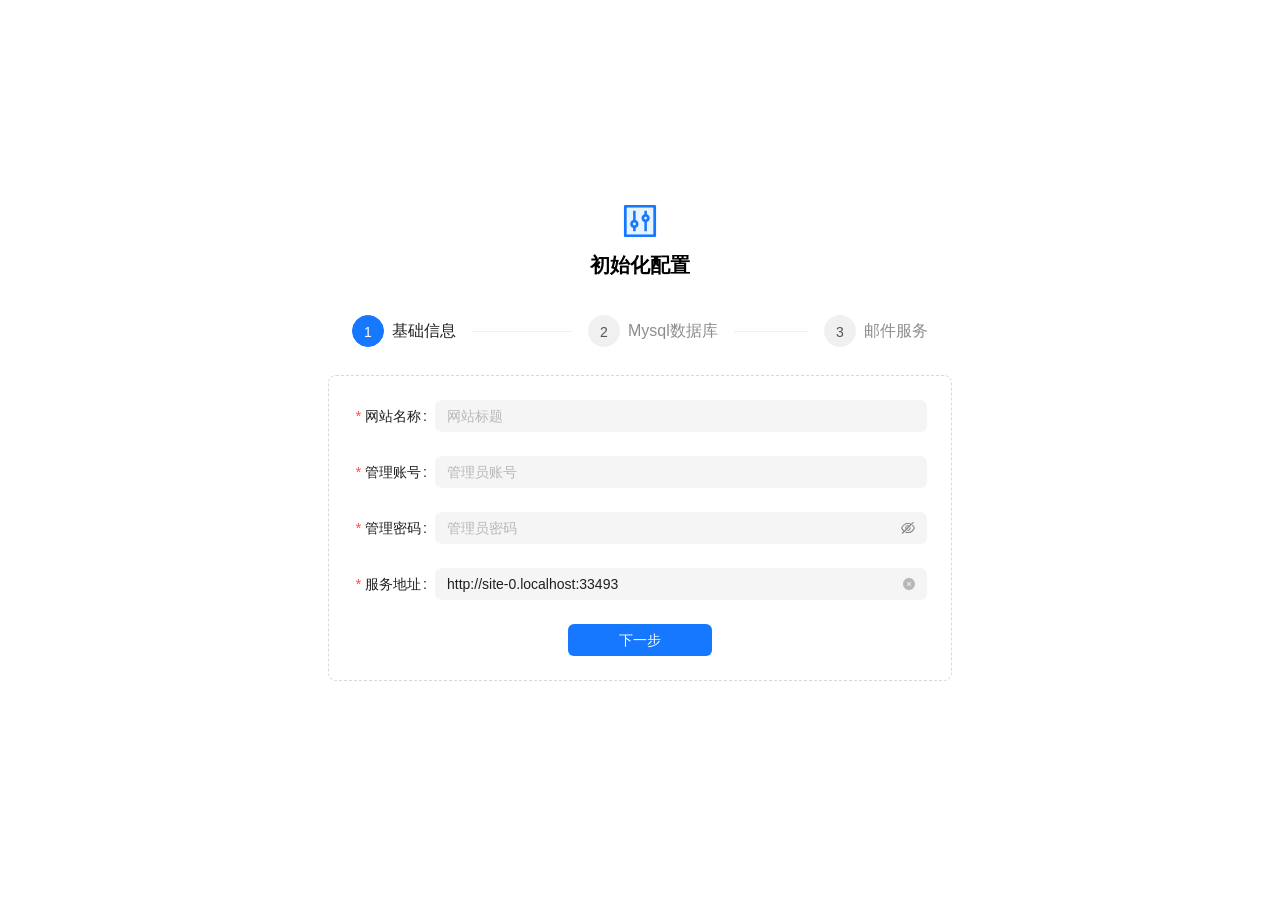
<file: install/index.html>
<!DOCTYPE html><html lang="en"><head><meta charSet="utf-8"/><meta name="viewport" content="width=device-width, initial-scale=1"/><link rel="stylesheet" href="/install/_next/static/css/2ef532d0f8a8d66a.css" data-precedence="next"/><link rel="preload" as="script" fetchPriority="low" href="/install/_next/static/chunks/webpack-e69b007c5b6d2a69.js"/><script src="/install/_next/static/chunks/2e854cbc-554786c2552dc0b8.js" async=""></script><script src="/install/_next/static/chunks/51-c253d7326cb29d43.js" async=""></script><script src="/install/_next/static/chunks/main-app-8cd093f390aed9ea.js" async=""></script><script src="/install/_next/static/chunks/835-f7569fdb7f56ae4c.js" async=""></script><script src="/install/_next/static/chunks/app/layout-bedfe6d52f84b174.js" async=""></script><script src="/install/_next/static/chunks/614-a1791d2134c13806.js" async=""></script><script src="/install/_next/static/chunks/app/page-0ab288f0b96d6a4a.js" async=""></script><title>初始化配置</title><meta name="description" content="新标签页的初始化配置，配置数据库连接信息以及邮件服务等基础内容"/><link rel="icon" href="/favicon.ico" type="image/x-icon" sizes="32x32"/><link rel="icon" href="/install/favicon.ico"/><script>document.querySelectorAll('body link[rel="icon"], body link[rel="apple-touch-icon"]').forEach(el => document.head.appendChild(el))</script><script src="/install/_next/static/chunks/polyfills-42372ed130431b0a.js" noModule=""></script><style id="antd-cssinjs" data-rc-order="prepend" data-rc-priority="-1000">:where(.css-ut69n1)[class^="ant-form"],:where(.css-ut69n1)[class*=" ant-form"]{font-family:-apple-system,BlinkMacSystemFont,'Segoe UI',Roboto,'Helvetica Neue',Arial,'Noto Sans',sans-serif,'Apple Color Emoji','Segoe UI Emoji','Segoe UI Symbol','Noto Color Emoji';font-size:14px;box-sizing:border-box;}:where(.css-ut69n1)[class^="ant-form"]::before,:where(.css-ut69n1)[class*=" ant-form"]::before,:where(.css-ut69n1)[class^="ant-form"]::after,:where(.css-ut69n1)[class*=" ant-form"]::after{box-sizing:border-box;}:where(.css-ut69n1)[class^="ant-form"] [class^="ant-form"],:where(.css-ut69n1)[class*=" ant-form"] [class^="ant-form"],:where(.css-ut69n1)[class^="ant-form"] [class*=" ant-form"],:where(.css-ut69n1)[class*=" ant-form"] [class*=" ant-form"]{box-sizing:border-box;}:where(.css-ut69n1)[class^="ant-form"] [class^="ant-form"]::before,:where(.css-ut69n1)[class*=" ant-form"] [class^="ant-form"]::before,:where(.css-ut69n1)[class^="ant-form"] [class*=" ant-form"]::before,:where(.css-ut69n1)[class*=" ant-form"] [class*=" ant-form"]::before,:where(.css-ut69n1)[class^="ant-form"] [class^="ant-form"]::after,:where(.css-ut69n1)[class*=" ant-form"] [class^="ant-form"]::after,:where(.css-ut69n1)[class^="ant-form"] [class*=" ant-form"]::after,:where(.css-ut69n1)[class*=" ant-form"] [class*=" ant-form"]::after{box-sizing:border-box;}:where(.css-ut69n1).ant-form{box-sizing:border-box;margin:0;padding:0;color:rgba(0,0,0,0.88);font-size:14px;line-height:1.5714285714285714;list-style:none;font-family:-apple-system,BlinkMacSystemFont,'Segoe UI',Roboto,'Helvetica Neue',Arial,'Noto Sans',sans-serif,'Apple Color Emoji','Segoe UI Emoji','Segoe UI Symbol','Noto Color Emoji';}:where(.css-ut69n1).ant-form legend{display:block;width:100%;margin-bottom:24px;padding:0;color:rgba(0,0,0,0.45);font-size:16px;line-height:inherit;border:0;border-bottom:1px solid #d9d9d9;}:where(.css-ut69n1).ant-form input[type="search"]{box-sizing:border-box;}:where(.css-ut69n1).ant-form input[type="radio"],:where(.css-ut69n1).ant-form input[type="checkbox"]{line-height:normal;}:where(.css-ut69n1).ant-form input[type="file"]{display:block;}:where(.css-ut69n1).ant-form input[type="range"]{display:block;width:100%;}:where(.css-ut69n1).ant-form select[multiple],:where(.css-ut69n1).ant-form select[size]{height:auto;}:where(.css-ut69n1).ant-form input[type='file']:focus,:where(.css-ut69n1).ant-form input[type='radio']:focus,:where(.css-ut69n1).ant-form input[type='checkbox']:focus{outline:0;box-shadow:0 0 0 2px rgba(5,145,255,0.1);}:where(.css-ut69n1).ant-form output{display:block;padding-top:15px;color:rgba(0,0,0,0.88);font-size:14px;line-height:1.5714285714285714;}:where(.css-ut69n1).ant-form .ant-form-text{display:inline-block;padding-inline-end:12px;}:where(.css-ut69n1).ant-form-small .ant-form-item .ant-form-item-label>label{height:24px;}:where(.css-ut69n1).ant-form-small .ant-form-item .ant-form-item-control-input{min-height:24px;}:where(.css-ut69n1).ant-form-large .ant-form-item .ant-form-item-label>label{height:40px;}:where(.css-ut69n1).ant-form-large .ant-form-item .ant-form-item-control-input{min-height:40px;}:where(.css-ut69n1).ant-form-item{box-sizing:border-box;margin:0;padding:0;color:rgba(0,0,0,0.88);font-size:14px;line-height:1.5714285714285714;list-style:none;font-family:-apple-system,BlinkMacSystemFont,'Segoe UI',Roboto,'Helvetica Neue',Arial,'Noto Sans',sans-serif,'Apple Color Emoji','Segoe UI Emoji','Segoe UI Symbol','Noto Color Emoji';margin-bottom:24px;vertical-align:top;}:where(.css-ut69n1).ant-form-item-with-help{transition:none;}:where(.css-ut69n1).ant-form-item-hidden,:where(.css-ut69n1).ant-form-item-hidden.ant-row{display:none;}:where(.css-ut69n1).ant-form-item-has-warning .ant-form-item-split{color:#ff4d4f;}:where(.css-ut69n1).ant-form-item-has-error .ant-form-item-split{color:#faad14;}:where(.css-ut69n1).ant-form-item .ant-form-item-label{flex-grow:0;overflow:hidden;white-space:nowrap;text-align:end;vertical-align:middle;}:where(.css-ut69n1).ant-form-item .ant-form-item-label-left{text-align:start;}:where(.css-ut69n1).ant-form-item .ant-form-item-label-wrap{overflow:unset;line-height:1.5714285714285714;white-space:unset;}:where(.css-ut69n1).ant-form-item .ant-form-item-label-wrap >label{vertical-align:middle;text-wrap:balance;}:where(.css-ut69n1).ant-form-item .ant-form-item-label >label{position:relative;display:inline-flex;align-items:center;max-width:100%;height:32px;color:rgba(0,0,0,0.88);font-size:14px;}:where(.css-ut69n1).ant-form-item .ant-form-item-label >label >.anticon{font-size:14px;vertical-align:top;}:where(.css-ut69n1).ant-form-item .ant-form-item-label >label.ant-form-item-required::before{display:inline-block;margin-inline-end:4px;color:#ff4d4f;font-size:14px;font-family:SimSun,sans-serif;line-height:1;content:"*";}:where(.css-ut69n1).ant-form-item .ant-form-item-label >label.ant-form-item-required.ant-form-item-required-mark-hidden::before,:where(.css-ut69n1).ant-form-item .ant-form-item-label >label.ant-form-item-required.ant-form-item-required-mark-optional::before{display:none;}:where(.css-ut69n1).ant-form-item .ant-form-item-label >label .ant-form-item-optional{display:inline-block;margin-inline-start:4px;color:rgba(0,0,0,0.45);}:where(.css-ut69n1).ant-form-item .ant-form-item-label >label .ant-form-item-optional.ant-form-item-required-mark-hidden{display:none;}:where(.css-ut69n1).ant-form-item .ant-form-item-label >label .ant-form-item-tooltip{color:rgba(0,0,0,0.45);cursor:help;writing-mode:horizontal-tb;margin-inline-start:4px;}:where(.css-ut69n1).ant-form-item .ant-form-item-label >label::after{content:":";position:relative;margin-block:0;margin-inline-start:2px;margin-inline-end:8px;}:where(.css-ut69n1).ant-form-item .ant-form-item-label >label.ant-form-item-no-colon::after{content:"\a0";}:where(.css-ut69n1).ant-form-item .ant-form-item-control{--ant-display:flex;flex-direction:column;flex-grow:1;}:where(.css-ut69n1).ant-form-item .ant-form-item-control:first-child:not([class^="'ant-col-'"]):not([class*="' ant-col-'"]){width:100%;}:where(.css-ut69n1).ant-form-item .ant-form-item-control-input{position:relative;display:flex;align-items:center;min-height:32px;}:where(.css-ut69n1).ant-form-item .ant-form-item-control-input-content{flex:auto;max-width:100%;}:where(.css-ut69n1).ant-form-item .ant-form-item-additional{display:flex;flex-direction:column;}:where(.css-ut69n1).ant-form-item .ant-form-item-explain,:where(.css-ut69n1).ant-form-item .ant-form-item-extra{clear:both;color:rgba(0,0,0,0.45);font-size:14px;line-height:1.5714285714285714;}:where(.css-ut69n1).ant-form-item .ant-form-item-explain-connected{width:100%;}:where(.css-ut69n1).ant-form-item .ant-form-item-extra{min-height:24px;transition:color 0.2s cubic-bezier(0.215, 0.61, 0.355, 1);}:where(.css-ut69n1).ant-form-item .ant-form-item-explain-error{color:#ff4d4f;}:where(.css-ut69n1).ant-form-item .ant-form-item-explain-warning{color:#faad14;}:where(.css-ut69n1).ant-form-item-with-help .ant-form-item-explain{height:auto;opacity:1;}:where(.css-ut69n1).ant-form-item .ant-form-item-feedback-icon{font-size:14px;text-align:center;visibility:visible;animation-name:css-ut69n1-antZoomIn;animation-duration:0.2s;animation-timing-function:cubic-bezier(0.12, 0.4, 0.29, 1.46);pointer-events:none;}:where(.css-ut69n1).ant-form-item .ant-form-item-feedback-icon-success{color:#52c41a;}:where(.css-ut69n1).ant-form-item .ant-form-item-feedback-icon-error{color:#ff4d4f;}:where(.css-ut69n1).ant-form-item .ant-form-item-feedback-icon-warning{color:#faad14;}:where(.css-ut69n1).ant-form-item .ant-form-item-feedback-icon-validating{color:#1677ff;}:where(.css-ut69n1).ant-form-show-help{transition:opacity 0.1s cubic-bezier(0.645, 0.045, 0.355, 1);}:where(.css-ut69n1).ant-form-show-help-appear,:where(.css-ut69n1).ant-form-show-help-enter{opacity:0;}:where(.css-ut69n1).ant-form-show-help-appear-active,:where(.css-ut69n1).ant-form-show-help-enter-active{opacity:1;}:where(.css-ut69n1).ant-form-show-help-leave{opacity:1;}:where(.css-ut69n1).ant-form-show-help-leave-active{opacity:0;}:where(.css-ut69n1).ant-form-show-help .ant-form-show-help-item{overflow:hidden;transition:height 0.1s cubic-bezier(0.645, 0.045, 0.355, 1),opacity 0.1s cubic-bezier(0.645, 0.045, 0.355, 1),transform 0.1s cubic-bezier(0.645, 0.045, 0.355, 1)!important;}:where(.css-ut69n1).ant-form-show-help .ant-form-show-help-item.ant-form-show-help-item-appear,:where(.css-ut69n1).ant-form-show-help .ant-form-show-help-item.ant-form-show-help-item-enter{transform:translateY(-5px);opacity:0;}:where(.css-ut69n1).ant-form-show-help .ant-form-show-help-item.ant-form-show-help-item-appear-active,:where(.css-ut69n1).ant-form-show-help .ant-form-show-help-item.ant-form-show-help-item-enter-active{transform:translateY(0);opacity:1;}:where(.css-ut69n1).ant-form-show-help .ant-form-show-help-item.ant-form-show-help-item-leave-active{transform:translateY(-5px);}:where(.css-ut69n1).ant-form-horizontal .ant-form-item-label{flex-grow:0;}:where(.css-ut69n1).ant-form-horizontal .ant-form-item-control{flex:1 1 0;min-width:0;}:where(.css-ut69n1).ant-form-horizontal .ant-form-item-label[class$='-24']+.ant-form-item-control,:where(.css-ut69n1).ant-form-horizontal .ant-form-item-label[class*='-24 ']+.ant-form-item-control{min-width:unset;}:where(.css-ut69n1).ant-form-item-horizontal .ant-form-item-label{flex-grow:0;}:where(.css-ut69n1).ant-form-item-horizontal .ant-form-item-control{flex:1 1 0;min-width:0;}:where(.css-ut69n1).ant-form-item-horizontal .ant-form-item-label[class$='-24']+.ant-form-item-control,:where(.css-ut69n1).ant-form-item-horizontal .ant-form-item-label[class*='-24 ']+.ant-form-item-control{min-width:unset;}:where(.css-ut69n1).ant-form-inline{display:flex;flex-wrap:wrap;}:where(.css-ut69n1).ant-form-inline .ant-form-item{flex:none;margin-inline-end:16px;margin-bottom:0;}:where(.css-ut69n1).ant-form-inline .ant-form-item-row{flex-wrap:nowrap;}:where(.css-ut69n1).ant-form-inline .ant-form-item >.ant-form-item-label,:where(.css-ut69n1).ant-form-inline .ant-form-item >.ant-form-item-control{display:inline-block;vertical-align:top;}:where(.css-ut69n1).ant-form-inline .ant-form-item >.ant-form-item-label{flex:none;}:where(.css-ut69n1).ant-form-inline .ant-form-item .ant-form-text{display:inline-block;}:where(.css-ut69n1).ant-form-inline .ant-form-item .ant-form-item-has-feedback{display:inline-block;}:where(.css-ut69n1).ant-form-vertical .ant-form-item:not(.ant-form-item-horizontal) .ant-form-item-row{flex-direction:column;}:where(.css-ut69n1).ant-form-vertical .ant-form-item:not(.ant-form-item-horizontal) .ant-form-item-label>label{height:auto;}:where(.css-ut69n1).ant-form-vertical .ant-form-item:not(.ant-form-item-horizontal) .ant-form-item-control{width:100%;}:where(.css-ut69n1).ant-form-vertical .ant-form-item:not(.ant-form-item-horizontal) .ant-form-item-label,:where(.css-ut69n1).ant-form-vertical .ant-form-item:not(.ant-form-item-horizontal) .ant-col-24.ant-form-item-label,:where(.css-ut69n1).ant-form-vertical .ant-form-item:not(.ant-form-item-horizontal) .ant-col-xl-24.ant-form-item-label{padding:0 0 8px;margin:0;white-space:initial;text-align:start;}:where(.css-ut69n1).ant-form-vertical .ant-form-item:not(.ant-form-item-horizontal) .ant-form-item-label >label,:where(.css-ut69n1).ant-form-vertical .ant-form-item:not(.ant-form-item-horizontal) .ant-col-24.ant-form-item-label >label,:where(.css-ut69n1).ant-form-vertical .ant-form-item:not(.ant-form-item-horizontal) .ant-col-xl-24.ant-form-item-label >label{margin:0;}:where(.css-ut69n1).ant-form-vertical .ant-form-item:not(.ant-form-item-horizontal) .ant-form-item-label >label::after,:where(.css-ut69n1).ant-form-vertical .ant-form-item:not(.ant-form-item-horizontal) .ant-col-24.ant-form-item-label >label::after,:where(.css-ut69n1).ant-form-vertical .ant-form-item:not(.ant-form-item-horizontal) .ant-col-xl-24.ant-form-item-label >label::after{visibility:hidden;}@media (max-width: 575px){:where(.css-ut69n1).ant-form-item .ant-form-item-label{padding:0 0 8px;margin:0;white-space:initial;text-align:start;}:where(.css-ut69n1).ant-form-item .ant-form-item-label >label{margin:0;}:where(.css-ut69n1).ant-form-item .ant-form-item-label >label::after{visibility:hidden;}:where(.css-ut69n1).ant-form:not(.ant-form-inline) .ant-form-item{flex-wrap:wrap;}:where(.css-ut69n1).ant-form:not(.ant-form-inline) .ant-form-item .ant-form-item-label:not([class*=" ant-col-xs"]),:where(.css-ut69n1).ant-form:not(.ant-form-inline) .ant-form-item .ant-form-item-control:not([class*=" ant-col-xs"]){flex:0 0 100%;max-width:100%;}:where(.css-ut69n1).ant-form .ant-form-item:not(.ant-form-item-horizontal) .ant-col-xs-24.ant-form-item-label{padding:0 0 8px;margin:0;white-space:initial;text-align:start;}:where(.css-ut69n1).ant-form .ant-form-item:not(.ant-form-item-horizontal) .ant-col-xs-24.ant-form-item-label >label{margin:0;}:where(.css-ut69n1).ant-form .ant-form-item:not(.ant-form-item-horizontal) .ant-col-xs-24.ant-form-item-label >label::after{visibility:hidden;}}@media (max-width: 767px){:where(.css-ut69n1).ant-form .ant-form-item:not(.ant-form-item-horizontal) .ant-col-sm-24.ant-form-item-label{padding:0 0 8px;margin:0;white-space:initial;text-align:start;}:where(.css-ut69n1).ant-form .ant-form-item:not(.ant-form-item-horizontal) .ant-col-sm-24.ant-form-item-label >label{margin:0;}:where(.css-ut69n1).ant-form .ant-form-item:not(.ant-form-item-horizontal) .ant-col-sm-24.ant-form-item-label >label::after{visibility:hidden;}}@media (max-width: 991px){:where(.css-ut69n1).ant-form .ant-form-item:not(.ant-form-item-horizontal) .ant-col-md-24.ant-form-item-label{padding:0 0 8px;margin:0;white-space:initial;text-align:start;}:where(.css-ut69n1).ant-form .ant-form-item:not(.ant-form-item-horizontal) .ant-col-md-24.ant-form-item-label >label{margin:0;}:where(.css-ut69n1).ant-form .ant-form-item:not(.ant-form-item-horizontal) .ant-col-md-24.ant-form-item-label >label::after{visibility:hidden;}}@media (max-width: 1199px){:where(.css-ut69n1).ant-form .ant-form-item:not(.ant-form-item-horizontal) .ant-col-lg-24.ant-form-item-label{padding:0 0 8px;margin:0;white-space:initial;text-align:start;}:where(.css-ut69n1).ant-form .ant-form-item:not(.ant-form-item-horizontal) .ant-col-lg-24.ant-form-item-label >label{margin:0;}:where(.css-ut69n1).ant-form .ant-form-item:not(.ant-form-item-horizontal) .ant-col-lg-24.ant-form-item-label >label::after{visibility:hidden;}}:where(.css-ut69n1).ant-form-item-vertical .ant-form-item-row{flex-direction:column;}:where(.css-ut69n1).ant-form-item-vertical .ant-form-item-label>label{height:auto;}:where(.css-ut69n1).ant-form-item-vertical .ant-form-item-control{width:100%;}:where(.css-ut69n1).ant-form-item-vertical .ant-form-item-label,:where(.css-ut69n1).ant-col-24.ant-form-item-label,:where(.css-ut69n1).ant-col-xl-24.ant-form-item-label{padding:0 0 8px;margin:0;white-space:initial;text-align:start;}:where(.css-ut69n1).ant-form-item-vertical .ant-form-item-label >label,:where(.css-ut69n1).ant-col-24.ant-form-item-label >label,:where(.css-ut69n1).ant-col-xl-24.ant-form-item-label >label{margin:0;}:where(.css-ut69n1).ant-form-item-vertical .ant-form-item-label >label::after,:where(.css-ut69n1).ant-col-24.ant-form-item-label >label::after,:where(.css-ut69n1).ant-col-xl-24.ant-form-item-label >label::after{visibility:hidden;}@media (max-width: 575px){:where(.css-ut69n1).ant-form-item .ant-form-item-label{padding:0 0 8px;margin:0;white-space:initial;text-align:start;}:where(.css-ut69n1).ant-form-item .ant-form-item-label >label{margin:0;}:where(.css-ut69n1).ant-form-item .ant-form-item-label >label::after{visibility:hidden;}:where(.css-ut69n1).ant-form:not(.ant-form-inline) .ant-form-item{flex-wrap:wrap;}:where(.css-ut69n1).ant-form:not(.ant-form-inline) .ant-form-item .ant-form-item-label:not([class*=" ant-col-xs"]),:where(.css-ut69n1).ant-form:not(.ant-form-inline) .ant-form-item .ant-form-item-control:not([class*=" ant-col-xs"]){flex:0 0 100%;max-width:100%;}:where(.css-ut69n1).ant-form-item .ant-col-xs-24.ant-form-item-label{padding:0 0 8px;margin:0;white-space:initial;text-align:start;}:where(.css-ut69n1).ant-form-item .ant-col-xs-24.ant-form-item-label >label{margin:0;}:where(.css-ut69n1).ant-form-item .ant-col-xs-24.ant-form-item-label >label::after{visibility:hidden;}}@media (max-width: 767px){:where(.css-ut69n1).ant-form-item .ant-col-sm-24.ant-form-item-label{padding:0 0 8px;margin:0;white-space:initial;text-align:start;}:where(.css-ut69n1).ant-form-item .ant-col-sm-24.ant-form-item-label >label{margin:0;}:where(.css-ut69n1).ant-form-item .ant-col-sm-24.ant-form-item-label >label::after{visibility:hidden;}}@media (max-width: 991px){:where(.css-ut69n1).ant-form-item .ant-col-md-24.ant-form-item-label{padding:0 0 8px;margin:0;white-space:initial;text-align:start;}:where(.css-ut69n1).ant-form-item .ant-col-md-24.ant-form-item-label >label{margin:0;}:where(.css-ut69n1).ant-form-item .ant-col-md-24.ant-form-item-label >label::after{visibility:hidden;}}@media (max-width: 1199px){:where(.css-ut69n1).ant-form-item .ant-col-lg-24.ant-form-item-label{padding:0 0 8px;margin:0;white-space:initial;text-align:start;}:where(.css-ut69n1).ant-form-item .ant-col-lg-24.ant-form-item-label >label{margin:0;}:where(.css-ut69n1).ant-form-item .ant-col-lg-24.ant-form-item-label >label::after{visibility:hidden;}}:where(.css-ut69n1).ant-form .ant-motion-collapse-legacy{overflow:hidden;}:where(.css-ut69n1).ant-form .ant-motion-collapse-legacy-active{transition:height 0.2s cubic-bezier(0.645, 0.045, 0.355, 1),opacity 0.2s cubic-bezier(0.645, 0.045, 0.355, 1)!important;}:where(.css-ut69n1).ant-form .ant-motion-collapse{overflow:hidden;transition:height 0.2s cubic-bezier(0.645, 0.045, 0.355, 1),opacity 0.2s cubic-bezier(0.645, 0.045, 0.355, 1)!important;}@keyframes css-ut69n1-antZoomIn{0%{transform:scale(0.2);opacity:0;}100%{transform:scale(1);opacity:1;}}a:where(.css-ut69n1){color:#1677ff;text-decoration:none;background-color:transparent;outline:none;cursor:pointer;transition:color 0.3s;-webkit-text-decoration-skip:objects;}a:where(.css-ut69n1):hover{color:#69b1ff;}a:where(.css-ut69n1):active{color:#0958d9;}a:where(.css-ut69n1):active,a:where(.css-ut69n1):hover{text-decoration:none;outline:0;}a:where(.css-ut69n1):focus{text-decoration:none;outline:0;}a:where(.css-ut69n1)[disabled]{color:rgba(0,0,0,0.25);cursor:not-allowed;}:where(.css-ut69n1) a{color:#1677ff;text-decoration:none;background-color:transparent;outline:none;cursor:pointer;transition:color 0.3s;-webkit-text-decoration-skip:objects;}:where(.css-ut69n1) a:hover{color:#69b1ff;}:where(.css-ut69n1) a:active{color:#0958d9;}:where(.css-ut69n1) a:active,:where(.css-ut69n1) a:hover{text-decoration:none;outline:0;}:where(.css-ut69n1) a:focus{text-decoration:none;outline:0;}:where(.css-ut69n1) a[disabled]{color:rgba(0,0,0,0.25);cursor:not-allowed;}:where(.css-ut69n1).anticon{display:inline-flex;align-items:center;color:inherit;font-style:normal;line-height:0;text-align:center;text-transform:none;vertical-align:-0.125em;text-rendering:optimizeLegibility;-webkit-font-smoothing:antialiased;-moz-osx-font-smoothing:grayscale;}:where(.css-ut69n1).anticon >*{line-height:1;}:where(.css-ut69n1).anticon svg{display:inline-block;}:where(.css-ut69n1).anticon .anticon .anticon-icon{display:block;}:where(.css-ut69n1).ant-app{font-family:-apple-system,BlinkMacSystemFont,'Segoe UI',Roboto,'Helvetica Neue',Arial,'Noto Sans',sans-serif,'Apple Color Emoji','Segoe UI Emoji','Segoe UI Symbol','Noto Color Emoji';font-size:14px;box-sizing:border-box;}:where(.css-ut69n1).ant-app::before,:where(.css-ut69n1).ant-app::after{box-sizing:border-box;}:where(.css-ut69n1).ant-app [class^="ant-app"],:where(.css-ut69n1).ant-app [class*=" ant-app"]{box-sizing:border-box;}:where(.css-ut69n1).ant-app [class^="ant-app"]::before,:where(.css-ut69n1).ant-app [class*=" ant-app"]::before,:where(.css-ut69n1).ant-app [class^="ant-app"]::after,:where(.css-ut69n1).ant-app [class*=" ant-app"]::after{box-sizing:border-box;}:where(.css-ut69n1).ant-app{color:rgba(0,0,0,0.88);font-size:14px;line-height:1.5714285714285714;font-family:-apple-system,BlinkMacSystemFont,'Segoe UI',Roboto,'Helvetica Neue',Arial,'Noto Sans',sans-serif,'Apple Color Emoji','Segoe UI Emoji','Segoe UI Symbol','Noto Color Emoji';}:where(.css-ut69n1).ant-app.ant-app-rtl{direction:rtl;}:where(.css-ut69n1).ant-steps{font-family:-apple-system,BlinkMacSystemFont,'Segoe UI',Roboto,'Helvetica Neue',Arial,'Noto Sans',sans-serif,'Apple Color Emoji','Segoe UI Emoji','Segoe UI Symbol','Noto Color Emoji';font-size:14px;box-sizing:border-box;}:where(.css-ut69n1).ant-steps::before,:where(.css-ut69n1).ant-steps::after{box-sizing:border-box;}:where(.css-ut69n1).ant-steps [class^="ant-steps"],:where(.css-ut69n1).ant-steps [class*=" ant-steps"]{box-sizing:border-box;}:where(.css-ut69n1).ant-steps [class^="ant-steps"]::before,:where(.css-ut69n1).ant-steps [class*=" ant-steps"]::before,:where(.css-ut69n1).ant-steps [class^="ant-steps"]::after,:where(.css-ut69n1).ant-steps [class*=" ant-steps"]::after{box-sizing:border-box;}:where(.css-ut69n1).ant-steps{box-sizing:border-box;margin:0;padding:0;color:rgba(0,0,0,0.88);font-size:0;line-height:1.5714285714285714;list-style:none;font-family:-apple-system,BlinkMacSystemFont,'Segoe UI',Roboto,'Helvetica Neue',Arial,'Noto Sans',sans-serif,'Apple Color Emoji','Segoe UI Emoji','Segoe UI Symbol','Noto Color Emoji';display:flex;width:100%;text-align:initial;}:where(.css-ut69n1).ant-steps .ant-steps-item{position:relative;display:inline-block;flex:1;overflow:hidden;vertical-align:top;}:where(.css-ut69n1).ant-steps .ant-steps-item:last-child{flex:none;}:where(.css-ut69n1).ant-steps .ant-steps-item:last-child >.ant-steps-item-container>.ant-steps-item-tail,:where(.css-ut69n1).ant-steps .ant-steps-item:last-child >.ant-steps-item-container>.ant-steps-item-content>.ant-steps-item-title::after{display:none;}:where(.css-ut69n1).ant-steps .ant-steps-item-container{outline:none;}:where(.css-ut69n1).ant-steps .ant-steps-item-container:focus-visible .ant-steps-item-icon{outline:3px solid #91caff;outline-offset:1px;transition:outline-offset 0s,outline 0s;}:where(.css-ut69n1).ant-steps .ant-steps-item-icon,:where(.css-ut69n1).ant-steps .ant-steps-item-content{display:inline-block;vertical-align:top;}:where(.css-ut69n1).ant-steps .ant-steps-item-icon{width:32px;height:32px;margin-top:0;margin-bottom:0;margin-inline-start:0;margin-inline-end:8px;font-size:14px;font-family:-apple-system,BlinkMacSystemFont,'Segoe UI',Roboto,'Helvetica Neue',Arial,'Noto Sans',sans-serif,'Apple Color Emoji','Segoe UI Emoji','Segoe UI Symbol','Noto Color Emoji';line-height:32px;text-align:center;border-radius:32px;border:1px solid transparent;transition:background-color 0.3s,border-color 0.3s;}:where(.css-ut69n1).ant-steps .ant-steps-item-icon .ant-steps-icon{position:relative;top:-0.5px;color:#1677ff;line-height:1;}:where(.css-ut69n1).ant-steps .ant-steps-item-tail{position:absolute;top:16px;inset-inline-start:0;width:100%;}:where(.css-ut69n1).ant-steps .ant-steps-item-tail::after{display:inline-block;width:100%;height:1px;background:rgba(5,5,5,0.06);border-radius:1px;transition:background 0.3s;content:"";}:where(.css-ut69n1).ant-steps .ant-steps-item-title{position:relative;display:inline-block;padding-inline-end:16px;color:rgba(0,0,0,0.88);font-size:16px;line-height:32px;}:where(.css-ut69n1).ant-steps .ant-steps-item-title::after{position:absolute;top:16px;inset-inline-start:100%;display:block;width:9999px;height:1px;background:rgba(5,5,5,0.06);content:"";}:where(.css-ut69n1).ant-steps .ant-steps-item-subtitle{display:inline;margin-inline-start:8px;color:rgba(0,0,0,0.45);font-weight:normal;font-size:14px;}:where(.css-ut69n1).ant-steps .ant-steps-item-description{color:rgba(0,0,0,0.45);font-size:14px;}:where(.css-ut69n1).ant-steps .ant-steps-item-wait .ant-steps-item-icon{background-color:rgba(0,0,0,0.06);border-color:transparent;}:where(.css-ut69n1).ant-steps .ant-steps-item-wait .ant-steps-item-icon >.ant-steps-icon{color:rgba(0,0,0,0.65);}:where(.css-ut69n1).ant-steps .ant-steps-item-wait .ant-steps-item-icon >.ant-steps-icon .ant-steps-icon-dot{background:rgba(0,0,0,0.25);}:where(.css-ut69n1).ant-steps .ant-steps-item-wait.ant-steps-item-custom .ant-steps-item-icon >.ant-steps-icon{color:rgba(0,0,0,0.25);}:where(.css-ut69n1).ant-steps .ant-steps-item-wait>.ant-steps-item-container>.ant-steps-item-content>.ant-steps-item-title{color:rgba(0,0,0,0.45);}:where(.css-ut69n1).ant-steps .ant-steps-item-wait>.ant-steps-item-container>.ant-steps-item-content>.ant-steps-item-title::after{background-color:rgba(5,5,5,0.06);}:where(.css-ut69n1).ant-steps .ant-steps-item-wait>.ant-steps-item-container>.ant-steps-item-content>.ant-steps-item-description{color:rgba(0,0,0,0.45);}:where(.css-ut69n1).ant-steps .ant-steps-item-wait>.ant-steps-item-container>.ant-steps-item-tail::after{background-color:rgba(5,5,5,0.06);}:where(.css-ut69n1).ant-steps .ant-steps-item-process .ant-steps-item-icon{background-color:#1677ff;border-color:#1677ff;}:where(.css-ut69n1).ant-steps .ant-steps-item-process .ant-steps-item-icon >.ant-steps-icon{color:#fff;}:where(.css-ut69n1).ant-steps .ant-steps-item-process .ant-steps-item-icon >.ant-steps-icon .ant-steps-icon-dot{background:#1677ff;}:where(.css-ut69n1).ant-steps .ant-steps-item-process.ant-steps-item-custom .ant-steps-item-icon >.ant-steps-icon{color:#1677ff;}:where(.css-ut69n1).ant-steps .ant-steps-item-process>.ant-steps-item-container>.ant-steps-item-content>.ant-steps-item-title{color:rgba(0,0,0,0.88);}:where(.css-ut69n1).ant-steps .ant-steps-item-process>.ant-steps-item-container>.ant-steps-item-content>.ant-steps-item-title::after{background-color:rgba(5,5,5,0.06);}:where(.css-ut69n1).ant-steps .ant-steps-item-process>.ant-steps-item-container>.ant-steps-item-content>.ant-steps-item-description{color:rgba(0,0,0,0.88);}:where(.css-ut69n1).ant-steps .ant-steps-item-process>.ant-steps-item-container>.ant-steps-item-tail::after{background-color:rgba(5,5,5,0.06);}:where(.css-ut69n1).ant-steps .ant-steps-item-process>.ant-steps-item-container>.ant-steps-item-title{font-weight:600;}:where(.css-ut69n1).ant-steps .ant-steps-item-finish .ant-steps-item-icon{background-color:#e6f4ff;border-color:#e6f4ff;}:where(.css-ut69n1).ant-steps .ant-steps-item-finish .ant-steps-item-icon >.ant-steps-icon{color:#1677ff;}:where(.css-ut69n1).ant-steps .ant-steps-item-finish .ant-steps-item-icon >.ant-steps-icon .ant-steps-icon-dot{background:#1677ff;}:where(.css-ut69n1).ant-steps .ant-steps-item-finish.ant-steps-item-custom .ant-steps-item-icon >.ant-steps-icon{color:#1677ff;}:where(.css-ut69n1).ant-steps .ant-steps-item-finish>.ant-steps-item-container>.ant-steps-item-content>.ant-steps-item-title{color:rgba(0,0,0,0.88);}:where(.css-ut69n1).ant-steps .ant-steps-item-finish>.ant-steps-item-container>.ant-steps-item-content>.ant-steps-item-title::after{background-color:#1677ff;}:where(.css-ut69n1).ant-steps .ant-steps-item-finish>.ant-steps-item-container>.ant-steps-item-content>.ant-steps-item-description{color:rgba(0,0,0,0.45);}:where(.css-ut69n1).ant-steps .ant-steps-item-finish>.ant-steps-item-container>.ant-steps-item-tail::after{background-color:#1677ff;}:where(.css-ut69n1).ant-steps .ant-steps-item-error .ant-steps-item-icon{background-color:#ff4d4f;border-color:#ff4d4f;}:where(.css-ut69n1).ant-steps .ant-steps-item-error .ant-steps-item-icon >.ant-steps-icon{color:#fff;}:where(.css-ut69n1).ant-steps .ant-steps-item-error .ant-steps-item-icon >.ant-steps-icon .ant-steps-icon-dot{background:#ff4d4f;}:where(.css-ut69n1).ant-steps .ant-steps-item-error.ant-steps-item-custom .ant-steps-item-icon >.ant-steps-icon{color:#ff4d4f;}:where(.css-ut69n1).ant-steps .ant-steps-item-error>.ant-steps-item-container>.ant-steps-item-content>.ant-steps-item-title{color:#ff4d4f;}:where(.css-ut69n1).ant-steps .ant-steps-item-error>.ant-steps-item-container>.ant-steps-item-content>.ant-steps-item-title::after{background-color:rgba(5,5,5,0.06);}:where(.css-ut69n1).ant-steps .ant-steps-item-error>.ant-steps-item-container>.ant-steps-item-content>.ant-steps-item-description{color:#ff4d4f;}:where(.css-ut69n1).ant-steps .ant-steps-item-error>.ant-steps-item-container>.ant-steps-item-tail::after{background-color:rgba(5,5,5,0.06);}:where(.css-ut69n1).ant-steps .ant-steps-item.ant-steps-next-error>.ant-steps-item-title::after{background:#ff4d4f;}:where(.css-ut69n1).ant-steps .ant-steps-item-disabled{cursor:not-allowed;}:where(.css-ut69n1).ant-steps .ant-steps-item:not(.ant-steps-item-active)>.ant-steps-item-container[role='button']{cursor:pointer;}:where(.css-ut69n1).ant-steps .ant-steps-item:not(.ant-steps-item-active)>.ant-steps-item-container[role='button'] .ant-steps-item-title,:where(.css-ut69n1).ant-steps .ant-steps-item:not(.ant-steps-item-active)>.ant-steps-item-container[role='button'] .ant-steps-item-subtitle,:where(.css-ut69n1).ant-steps .ant-steps-item:not(.ant-steps-item-active)>.ant-steps-item-container[role='button'] .ant-steps-item-description,:where(.css-ut69n1).ant-steps .ant-steps-item:not(.ant-steps-item-active)>.ant-steps-item-container[role='button'] .ant-steps-item-icon .ant-steps-icon{transition:color 0.3s;}:where(.css-ut69n1).ant-steps .ant-steps-item:not(.ant-steps-item-active)>.ant-steps-item-container[role='button']:hover .ant-steps-item-title,:where(.css-ut69n1).ant-steps .ant-steps-item:not(.ant-steps-item-active)>.ant-steps-item-container[role='button']:hover .ant-steps-item-subtitle,:where(.css-ut69n1).ant-steps .ant-steps-item:not(.ant-steps-item-active)>.ant-steps-item-container[role='button']:hover .ant-steps-item-description{color:#1677ff;}:where(.css-ut69n1).ant-steps .ant-steps-item:not(.ant-steps-item-active):not(.ant-steps-item-process)>.ant-steps-item-container[role='button']:hover .ant-steps-item-icon{border-color:#1677ff;}:where(.css-ut69n1).ant-steps .ant-steps-item:not(.ant-steps-item-active):not(.ant-steps-item-process)>.ant-steps-item-container[role='button']:hover .ant-steps-item-icon .ant-steps-icon{color:#1677ff;}:where(.css-ut69n1).ant-steps.ant-steps-horizontal:not(.ant-steps-label-vertical) .ant-steps-item{padding-inline-start:16px;white-space:nowrap;}:where(.css-ut69n1).ant-steps.ant-steps-horizontal:not(.ant-steps-label-vertical) .ant-steps-item:first-child{padding-inline-start:0;}:where(.css-ut69n1).ant-steps.ant-steps-horizontal:not(.ant-steps-label-vertical) .ant-steps-item:last-child .ant-steps-item-title{padding-inline-end:0;}:where(.css-ut69n1).ant-steps.ant-steps-horizontal:not(.ant-steps-label-vertical) .ant-steps-item-tail{display:none;}:where(.css-ut69n1).ant-steps.ant-steps-horizontal:not(.ant-steps-label-vertical) .ant-steps-item-description{max-width:140px;white-space:normal;}:where(.css-ut69n1).ant-steps .ant-steps-item-custom >.ant-steps-item-container>.ant-steps-item-icon{height:auto;background:none;border:0;}:where(.css-ut69n1).ant-steps .ant-steps-item-custom >.ant-steps-item-container>.ant-steps-item-icon >.ant-steps-icon{top:0;width:32px;height:32px;font-size:24px;line-height:32px;}:where(.css-ut69n1).ant-steps:not(.ant-steps-vertical) .ant-steps-item-custom .ant-steps-item-icon{width:auto;background:none;}:where(.css-ut69n1).ant-steps.ant-steps-small.ant-steps-horizontal:not(.ant-steps-label-vertical) .ant-steps-item{padding-inline-start:12px;}:where(.css-ut69n1).ant-steps.ant-steps-small.ant-steps-horizontal:not(.ant-steps-label-vertical) .ant-steps-item:first-child{padding-inline-start:0;}:where(.css-ut69n1).ant-steps.ant-steps-small .ant-steps-item-icon{width:24px;height:24px;margin-top:0;margin-bottom:0;margin-inline:0 8px;font-size:12px;line-height:24px;text-align:center;border-radius:24px;}:where(.css-ut69n1).ant-steps.ant-steps-small .ant-steps-item-title{padding-inline-end:12px;font-size:14px;line-height:24px;}:where(.css-ut69n1).ant-steps.ant-steps-small .ant-steps-item-title::after{top:12px;}:where(.css-ut69n1).ant-steps.ant-steps-small .ant-steps-item-description{color:rgba(0,0,0,0.45);font-size:14px;}:where(.css-ut69n1).ant-steps.ant-steps-small .ant-steps-item-tail{top:8px;}:where(.css-ut69n1).ant-steps.ant-steps-small .ant-steps-item-custom .ant-steps-item-icon{width:inherit;height:inherit;line-height:inherit;background:none;border:0;border-radius:0;}:where(.css-ut69n1).ant-steps.ant-steps-small .ant-steps-item-custom .ant-steps-item-icon >.ant-steps-icon{font-size:24px;line-height:24px;transform:none;}:where(.css-ut69n1).ant-steps.ant-steps-vertical{display:flex;flex-direction:column;}:where(.css-ut69n1).ant-steps.ant-steps-vertical >.ant-steps-item{display:block;flex:1 0 auto;padding-inline-start:0;overflow:visible;}:where(.css-ut69n1).ant-steps.ant-steps-vertical >.ant-steps-item .ant-steps-item-icon{float:left;margin-inline-end:16px;}:where(.css-ut69n1).ant-steps.ant-steps-vertical >.ant-steps-item .ant-steps-item-content{display:block;min-height:48px;overflow:hidden;}:where(.css-ut69n1).ant-steps.ant-steps-vertical >.ant-steps-item .ant-steps-item-title{line-height:32px;}:where(.css-ut69n1).ant-steps.ant-steps-vertical >.ant-steps-item .ant-steps-item-description{padding-bottom:12px;}:where(.css-ut69n1).ant-steps.ant-steps-vertical >.ant-steps-item>.ant-steps-item-container>.ant-steps-item-tail{position:absolute;top:0;inset-inline-start:15px;width:1px;height:100%;padding:38px 0 6px;}:where(.css-ut69n1).ant-steps.ant-steps-vertical >.ant-steps-item>.ant-steps-item-container>.ant-steps-item-tail::after{width:1px;height:100%;}:where(.css-ut69n1).ant-steps.ant-steps-vertical >.ant-steps-item:not(:last-child)>.ant-steps-item-container>.ant-steps-item-tail{display:block;}:where(.css-ut69n1).ant-steps.ant-steps-vertical >.ant-steps-item>.ant-steps-item-container>.ant-steps-item-content>.ant-steps-item-title::after{display:none;}:where(.css-ut69n1).ant-steps.ant-steps-vertical.ant-steps-small .ant-steps-item-container .ant-steps-item-tail{position:absolute;top:0;inset-inline-start:11px;padding:30px 0 6px;}:where(.css-ut69n1).ant-steps.ant-steps-vertical.ant-steps-small .ant-steps-item-container .ant-steps-item-title{line-height:24px;}:where(.css-ut69n1).ant-steps .ant-steps-horizontal .ant-steps-item-tail{transform:translateY(-50%);}:where(.css-ut69n1).ant-steps.ant-steps-label-vertical .ant-steps-item{overflow:visible;}:where(.css-ut69n1).ant-steps.ant-steps-label-vertical .ant-steps-item-tail{margin-inline-start:56px;padding:0 24px;}:where(.css-ut69n1).ant-steps.ant-steps-label-vertical .ant-steps-item-content{display:block;width:112px;margin-top:12px;text-align:center;}:where(.css-ut69n1).ant-steps.ant-steps-label-vertical .ant-steps-item-icon{display:inline-block;margin-inline-start:40px;}:where(.css-ut69n1).ant-steps.ant-steps-label-vertical .ant-steps-item-title{padding-inline-end:0;padding-inline-start:0;}:where(.css-ut69n1).ant-steps.ant-steps-label-vertical .ant-steps-item-title::after{display:none;}:where(.css-ut69n1).ant-steps.ant-steps-label-vertical .ant-steps-item-subtitle{display:block;margin-bottom:4px;margin-inline-start:0;line-height:1.5714285714285714;}:where(.css-ut69n1).ant-steps.ant-steps-label-vertical.ant-steps-small:not(.ant-steps-dot) .ant-steps-item-icon{margin-inline-start:44px;}:where(.css-ut69n1).ant-steps.ant-steps-dot .ant-steps-item-title,:where(.css-ut69n1).ant-steps.ant-steps-dot.ant-steps-small .ant-steps-item-title{line-height:1.5714285714285714;}:where(.css-ut69n1).ant-steps.ant-steps-dot .ant-steps-item-tail,:where(.css-ut69n1).ant-steps.ant-steps-dot.ant-steps-small .ant-steps-item-tail{top:2.5px;width:100%;margin-top:0;margin-bottom:0;margin-inline:70px 0;padding:0;}:where(.css-ut69n1).ant-steps.ant-steps-dot .ant-steps-item-tail::after,:where(.css-ut69n1).ant-steps.ant-steps-dot.ant-steps-small .ant-steps-item-tail::after{width:calc(100% - 24px);height:3px;margin-inline-start:12px;}:where(.css-ut69n1).ant-steps.ant-steps-dot .ant-steps-item-icon,:where(.css-ut69n1).ant-steps.ant-steps-dot.ant-steps-small .ant-steps-item-icon{width:8px;height:8px;margin-inline-start:66px;padding-inline-end:0;line-height:8px;background:transparent;border:0;}:where(.css-ut69n1).ant-steps.ant-steps-dot .ant-steps-item-icon .ant-steps-icon-dot,:where(.css-ut69n1).ant-steps.ant-steps-dot.ant-steps-small .ant-steps-item-icon .ant-steps-icon-dot{position:relative;float:left;width:100%;height:100%;border-radius:100px;transition:all 0.3s;}:where(.css-ut69n1).ant-steps.ant-steps-dot .ant-steps-item-icon .ant-steps-icon-dot::after,:where(.css-ut69n1).ant-steps.ant-steps-dot.ant-steps-small .ant-steps-item-icon .ant-steps-icon-dot::after{position:absolute;top:-12px;inset-inline-start:-26px;width:60px;height:32px;background:transparent;content:"";}:where(.css-ut69n1).ant-steps.ant-steps-dot .ant-steps-item-content,:where(.css-ut69n1).ant-steps.ant-steps-dot.ant-steps-small .ant-steps-item-content{width:140px;}:where(.css-ut69n1).ant-steps.ant-steps-dot .ant-steps-item-process .ant-steps-item-icon,:where(.css-ut69n1).ant-steps.ant-steps-dot.ant-steps-small .ant-steps-item-process .ant-steps-item-icon{position:relative;top:-1px;width:10px;height:10px;line-height:10px;background:none;margin-inline-start:65px;}:where(.css-ut69n1).ant-steps.ant-steps-dot .ant-steps-item-process .ant-steps-icon:first-child .ant-steps-icon-dot,:where(.css-ut69n1).ant-steps.ant-steps-dot.ant-steps-small .ant-steps-item-process .ant-steps-icon:first-child .ant-steps-icon-dot{inset-inline-start:0;}:where(.css-ut69n1).ant-steps.ant-steps-vertical.ant-steps-dot .ant-steps-item-icon{margin-top:12px;margin-inline-start:0;background:none;}:where(.css-ut69n1).ant-steps.ant-steps-vertical.ant-steps-dot .ant-steps-item-process .ant-steps-item-icon{margin-top:11px;top:0;inset-inline-start:-1px;margin-inline-start:0;}:where(.css-ut69n1).ant-steps.ant-steps-vertical.ant-steps-dot .ant-steps-item>.ant-steps-item-container>.ant-steps-item-tail{top:12px;inset-inline-start:0;margin:0;padding:16px 0 8px;}:where(.css-ut69n1).ant-steps.ant-steps-vertical.ant-steps-dot .ant-steps-item>.ant-steps-item-container>.ant-steps-item-tail::after{margin-inline-start:3.5px;}:where(.css-ut69n1).ant-steps.ant-steps-vertical.ant-steps-dot.ant-steps-small .ant-steps-item-icon{margin-top:8px;}:where(.css-ut69n1).ant-steps.ant-steps-vertical.ant-steps-dot.ant-steps-small .ant-steps-item-process .ant-steps-item-icon{margin-top:7px;}:where(.css-ut69n1).ant-steps.ant-steps-vertical.ant-steps-dot.ant-steps-small .ant-steps-item>.ant-steps-item-container>.ant-steps-item-tail{top:8px;}:where(.css-ut69n1).ant-steps.ant-steps-vertical.ant-steps-dot .ant-steps-item:first-child .ant-steps-icon-dot{inset-inline-start:0;}:where(.css-ut69n1).ant-steps.ant-steps-vertical.ant-steps-dot .ant-steps-item-content{width:inherit;}:where(.css-ut69n1).ant-steps.ant-steps-navigation{padding-top:12px;}:where(.css-ut69n1).ant-steps.ant-steps-navigation.ant-steps-small .ant-steps-item-container{margin-inline-start:-12px;}:where(.css-ut69n1).ant-steps.ant-steps-navigation .ant-steps-item{overflow:visible;text-align:center;}:where(.css-ut69n1).ant-steps.ant-steps-navigation .ant-steps-item-container{display:inline-block;height:100%;margin-inline-start:-16px;padding-bottom:12px;text-align:start;transition:opacity 0.3s;}:where(.css-ut69n1).ant-steps.ant-steps-navigation .ant-steps-item-container .ant-steps-item-content{max-width:unset;}:where(.css-ut69n1).ant-steps.ant-steps-navigation .ant-steps-item-container .ant-steps-item-title{max-width:100%;padding-inline-end:0;overflow:hidden;white-space:nowrap;text-overflow:ellipsis;}:where(.css-ut69n1).ant-steps.ant-steps-navigation .ant-steps-item-container .ant-steps-item-title::after{display:none;}:where(.css-ut69n1).ant-steps.ant-steps-navigation .ant-steps-item:not(.ant-steps-item-active) .ant-steps-item-container[role='button']{cursor:pointer;}:where(.css-ut69n1).ant-steps.ant-steps-navigation .ant-steps-item:not(.ant-steps-item-active) .ant-steps-item-container[role='button']:hover{opacity:0.85;}:where(.css-ut69n1).ant-steps.ant-steps-navigation .ant-steps-item:last-child{flex:1;}:where(.css-ut69n1).ant-steps.ant-steps-navigation .ant-steps-item:last-child::after{display:none;}:where(.css-ut69n1).ant-steps.ant-steps-navigation .ant-steps-item::after{position:absolute;top:calc(50% - 6px);inset-inline-start:100%;display:inline-block;width:12px;height:12px;border-top:1px solid rgba(0,0,0,0.25);border-bottom:none;border-inline-start:none;border-inline-end:1px solid rgba(0,0,0,0.25);transform:translateY(-50%) translateX(-50%) rotate(45deg);content:"";}:where(.css-ut69n1).ant-steps.ant-steps-navigation .ant-steps-item::before{position:absolute;bottom:0;inset-inline-start:50%;display:inline-block;width:0;height:2px;background-color:#1677ff;transition:width 0.3s,inset-inline-start 0.3s;transition-timing-function:ease-out;content:"";}:where(.css-ut69n1).ant-steps.ant-steps-navigation .ant-steps-item.ant-steps-item-active::before{inset-inline-start:0;width:100%;}:where(.css-ut69n1).ant-steps.ant-steps-navigation.ant-steps-vertical >.ant-steps-item{margin-inline-end:0;}:where(.css-ut69n1).ant-steps.ant-steps-navigation.ant-steps-vertical >.ant-steps-item::before{display:none;}:where(.css-ut69n1).ant-steps.ant-steps-navigation.ant-steps-vertical >.ant-steps-item.ant-steps-item-active::before{top:0;inset-inline-end:0;inset-inline-start:unset;display:block;width:3px;height:calc(100% - 24px);}:where(.css-ut69n1).ant-steps.ant-steps-navigation.ant-steps-vertical >.ant-steps-item::after{position:relative;inset-inline-start:50%;display:block;width:8px;height:8px;margin-bottom:8px;text-align:center;transform:translateY(-50%) translateX(-50%) rotate(135deg);}:where(.css-ut69n1).ant-steps.ant-steps-navigation.ant-steps-vertical >.ant-steps-item:last-child::after{display:none;}:where(.css-ut69n1).ant-steps.ant-steps-navigation.ant-steps-vertical >.ant-steps-item >.ant-steps-item-container>.ant-steps-item-tail{visibility:hidden;}:where(.css-ut69n1).ant-steps.ant-steps-navigation.ant-steps-horizontal >.ant-steps-item>.ant-steps-item-container>.ant-steps-item-tail{visibility:hidden;}:where(.css-ut69n1).ant-steps.ant-steps-rtl{direction:rtl;}:where(.css-ut69n1).ant-steps.ant-steps-rtl .ant-steps-item-subtitle{float:left;}:where(.css-ut69n1).ant-steps.ant-steps-rtl.ant-steps-navigation .ant-steps-item::after{transform:rotate(-45deg);}:where(.css-ut69n1).ant-steps.ant-steps-rtl.ant-steps-vertical >.ant-steps-item::after{transform:rotate(225deg);}:where(.css-ut69n1).ant-steps.ant-steps-rtl.ant-steps-vertical >.ant-steps-item .ant-steps-item-icon{float:right;}:where(.css-ut69n1).ant-steps.ant-steps-rtl.ant-steps-dot .ant-steps-item-icon .ant-steps-icon-dot,:where(.css-ut69n1).ant-steps.ant-steps-rtl.ant-steps-dot.ant-steps-small .ant-steps-item-icon .ant-steps-icon-dot{float:right;}:where(.css-ut69n1).ant-steps.ant-steps-with-progress .ant-steps-item{padding-top:4px;}:where(.css-ut69n1).ant-steps.ant-steps-with-progress .ant-steps-item-process .ant-steps-item-container .ant-steps-item-icon .ant-steps-icon{color:#fff;}:where(.css-ut69n1).ant-steps.ant-steps-with-progress.ant-steps-vertical>.ant-steps-item{padding-inline-start:4px;}:where(.css-ut69n1).ant-steps.ant-steps-with-progress.ant-steps-vertical>.ant-steps-item >.ant-steps-item-container>.ant-steps-item-tail{top:4px;inset-inline-start:19px;}:where(.css-ut69n1).ant-steps.ant-steps-with-progress.ant-steps-horizontal .ant-steps-item:first-child,:where(.css-ut69n1).ant-steps.ant-steps-with-progress.ant-steps-small.ant-steps-horizontal .ant-steps-item:first-child{padding-bottom:4px;padding-inline-start:4px;}:where(.css-ut69n1).ant-steps.ant-steps-with-progress.ant-steps-small.ant-steps-vertical>.ant-steps-item>.ant-steps-item-container>.ant-steps-item-tail{inset-inline-start:15px;}:where(.css-ut69n1).ant-steps.ant-steps-with-progress.ant-steps-label-vertical .ant-steps-item .ant-steps-item-tail{top:20px;}:where(.css-ut69n1).ant-steps.ant-steps-with-progress .ant-steps-item-icon{position:relative;}:where(.css-ut69n1).ant-steps.ant-steps-with-progress .ant-steps-item-icon .ant-progress{position:absolute;inset-inline-start:50%;top:50%;transform:translate(-50%, -50%);}:where(.css-ut69n1).ant-steps.ant-steps-with-progress .ant-steps-item-icon .ant-progress-inner{width:40px!important;height:40px!important;}:where(.css-ut69n1).ant-steps.ant-steps-with-progress.ant-steps-small.ant-steps-label-vertical .ant-steps-item .ant-steps-item-tail{top:16px;}:where(.css-ut69n1).ant-steps.ant-steps-with-progress.ant-steps-small .ant-steps-item-icon .ant-progress-inner{width:28px!important;height:28px!important;}:where(.css-ut69n1).ant-steps.ant-steps-inline{width:auto;display:inline-flex;}:where(.css-ut69n1).ant-steps.ant-steps-inline .ant-steps-item{flex:none;}:where(.css-ut69n1).ant-steps.ant-steps-inline .ant-steps-item-container{padding:9px 4px 0;margin:0 2px;border-radius:4px;cursor:pointer;transition:background-color 0.2s;}:where(.css-ut69n1).ant-steps.ant-steps-inline .ant-steps-item-container:hover{background:rgba(0,0,0,0.04);}:where(.css-ut69n1).ant-steps.ant-steps-inline .ant-steps-item-container[role='button']:hover{opacity:1;}:where(.css-ut69n1).ant-steps.ant-steps-inline .ant-steps-item-icon{width:6px;height:6px;margin-inline-start:calc(50% - 3px);}:where(.css-ut69n1).ant-steps.ant-steps-inline .ant-steps-item-icon >.ant-steps-icon{top:0;}:where(.css-ut69n1).ant-steps.ant-steps-inline .ant-steps-item-icon .ant-steps-icon-dot{border-radius:3px;}:where(.css-ut69n1).ant-steps.ant-steps-inline .ant-steps-item-icon .ant-steps-icon-dot::after{display:none;}:where(.css-ut69n1).ant-steps.ant-steps-inline .ant-steps-item-content{width:auto;margin-top:7px;}:where(.css-ut69n1).ant-steps.ant-steps-inline .ant-steps-item-title{color:rgba(0,0,0,0.25);font-size:12px;line-height:1.6666666666666667;font-weight:normal;margin-bottom:2px;}:where(.css-ut69n1).ant-steps.ant-steps-inline .ant-steps-item-description{display:none;}:where(.css-ut69n1).ant-steps.ant-steps-inline .ant-steps-item-tail{margin-inline-start:0;top:12px;transform:translateY(-50%);}:where(.css-ut69n1).ant-steps.ant-steps-inline .ant-steps-item-tail:after{width:100%;height:1px;border-radius:0;margin-inline-start:0;background:#f0f0f0;}:where(.css-ut69n1).ant-steps.ant-steps-inline .ant-steps-item:first-child .ant-steps-item-tail{width:50%;margin-inline-start:50%;}:where(.css-ut69n1).ant-steps.ant-steps-inline .ant-steps-item:last-child .ant-steps-item-tail{display:block;width:50%;}:where(.css-ut69n1).ant-steps.ant-steps-inline .ant-steps-item-wait .ant-steps-item-icon .ant-steps-icon .ant-steps-icon-dot{background-color:#ffffff;border:1px solid #f0f0f0;}:where(.css-ut69n1).ant-steps.ant-steps-inline .ant-steps-item-wait .ant-steps-item-container .ant-steps-item-content .ant-steps-item-title{color:rgba(0,0,0,0.25);}:where(.css-ut69n1).ant-steps.ant-steps-inline .ant-steps-item-finish .ant-steps-item-tail::after{background-color:#f0f0f0;}:where(.css-ut69n1).ant-steps.ant-steps-inline .ant-steps-item-finish .ant-steps-item-icon .ant-steps-icon .ant-steps-icon-dot{background-color:#f0f0f0;border:1px solid #f0f0f0;}:where(.css-ut69n1).ant-steps.ant-steps-inline .ant-steps-item-finish .ant-steps-item-container .ant-steps-item-content .ant-steps-item-title{color:rgba(0,0,0,0.25);}:where(.css-ut69n1).ant-steps.ant-steps-inline .ant-steps-item-error .ant-steps-item-container .ant-steps-item-content .ant-steps-item-title{color:rgba(0,0,0,0.25);}:where(.css-ut69n1).ant-steps.ant-steps-inline .ant-steps-item-active .ant-steps-item-icon,:where(.css-ut69n1).ant-steps.ant-steps-inline .ant-steps-item-process .ant-steps-item-icon{width:6px;height:6px;margin-inline-start:calc(50% - 3px);top:0;}:where(.css-ut69n1).ant-steps.ant-steps-inline .ant-steps-item-active .ant-steps-item-container .ant-steps-item-content .ant-steps-item-title,:where(.css-ut69n1).ant-steps.ant-steps-inline .ant-steps-item-process .ant-steps-item-container .ant-steps-item-content .ant-steps-item-title{color:rgba(0,0,0,0.25);}:where(.css-ut69n1).ant-steps.ant-steps-inline .ant-steps-item:not(.ant-steps-item-active)>.ant-steps-item-container[role='button']:hover .ant-steps-item-title{color:rgba(0,0,0,0.25);}:where(.css-ut69n1).ant-row{font-family:-apple-system,BlinkMacSystemFont,'Segoe UI',Roboto,'Helvetica Neue',Arial,'Noto Sans',sans-serif,'Apple Color Emoji','Segoe UI Emoji','Segoe UI Symbol','Noto Color Emoji';font-size:14px;box-sizing:border-box;}:where(.css-ut69n1).ant-row::before,:where(.css-ut69n1).ant-row::after{box-sizing:border-box;}:where(.css-ut69n1).ant-row [class^="ant-row"],:where(.css-ut69n1).ant-row [class*=" ant-row"]{box-sizing:border-box;}:where(.css-ut69n1).ant-row [class^="ant-row"]::before,:where(.css-ut69n1).ant-row [class*=" ant-row"]::before,:where(.css-ut69n1).ant-row [class^="ant-row"]::after,:where(.css-ut69n1).ant-row [class*=" ant-row"]::after{box-sizing:border-box;}:where(.css-ut69n1).ant-row{display:flex;flex-flow:row wrap;min-width:0;}:where(.css-ut69n1).ant-row::before,:where(.css-ut69n1).ant-row::after{display:flex;}:where(.css-ut69n1).ant-row-no-wrap{flex-wrap:nowrap;}:where(.css-ut69n1).ant-row-start{justify-content:flex-start;}:where(.css-ut69n1).ant-row-center{justify-content:center;}:where(.css-ut69n1).ant-row-end{justify-content:flex-end;}:where(.css-ut69n1).ant-row-space-between{justify-content:space-between;}:where(.css-ut69n1).ant-row-space-around{justify-content:space-around;}:where(.css-ut69n1).ant-row-space-evenly{justify-content:space-evenly;}:where(.css-ut69n1).ant-row-top{align-items:flex-start;}:where(.css-ut69n1).ant-row-middle{align-items:center;}:where(.css-ut69n1).ant-row-bottom{align-items:flex-end;}:where(.css-ut69n1).ant-col{font-family:-apple-system,BlinkMacSystemFont,'Segoe UI',Roboto,'Helvetica Neue',Arial,'Noto Sans',sans-serif,'Apple Color Emoji','Segoe UI Emoji','Segoe UI Symbol','Noto Color Emoji';font-size:14px;box-sizing:border-box;}:where(.css-ut69n1).ant-col::before,:where(.css-ut69n1).ant-col::after{box-sizing:border-box;}:where(.css-ut69n1).ant-col [class^="ant-col"],:where(.css-ut69n1).ant-col [class*=" ant-col"]{box-sizing:border-box;}:where(.css-ut69n1).ant-col [class^="ant-col"]::before,:where(.css-ut69n1).ant-col [class*=" ant-col"]::before,:where(.css-ut69n1).ant-col [class^="ant-col"]::after,:where(.css-ut69n1).ant-col [class*=" ant-col"]::after{box-sizing:border-box;}:where(.css-ut69n1).ant-col{position:relative;max-width:100%;min-height:1px;}:where(.css-ut69n1).ant-col-24{--ant-display:block;display:block;display:var(--ant-display);flex:0 0 100%;max-width:100%;}:where(.css-ut69n1).ant-col-push-24{inset-inline-start:100%;}:where(.css-ut69n1).ant-col-pull-24{inset-inline-end:100%;}:where(.css-ut69n1).ant-col-offset-24{margin-inline-start:100%;}:where(.css-ut69n1).ant-col-order-24{order:24;}:where(.css-ut69n1).ant-col-23{--ant-display:block;display:block;display:var(--ant-display);flex:0 0 95.83333333333334%;max-width:95.83333333333334%;}:where(.css-ut69n1).ant-col-push-23{inset-inline-start:95.83333333333334%;}:where(.css-ut69n1).ant-col-pull-23{inset-inline-end:95.83333333333334%;}:where(.css-ut69n1).ant-col-offset-23{margin-inline-start:95.83333333333334%;}:where(.css-ut69n1).ant-col-order-23{order:23;}:where(.css-ut69n1).ant-col-22{--ant-display:block;display:block;display:var(--ant-display);flex:0 0 91.66666666666666%;max-width:91.66666666666666%;}:where(.css-ut69n1).ant-col-push-22{inset-inline-start:91.66666666666666%;}:where(.css-ut69n1).ant-col-pull-22{inset-inline-end:91.66666666666666%;}:where(.css-ut69n1).ant-col-offset-22{margin-inline-start:91.66666666666666%;}:where(.css-ut69n1).ant-col-order-22{order:22;}:where(.css-ut69n1).ant-col-21{--ant-display:block;display:block;display:var(--ant-display);flex:0 0 87.5%;max-width:87.5%;}:where(.css-ut69n1).ant-col-push-21{inset-inline-start:87.5%;}:where(.css-ut69n1).ant-col-pull-21{inset-inline-end:87.5%;}:where(.css-ut69n1).ant-col-offset-21{margin-inline-start:87.5%;}:where(.css-ut69n1).ant-col-order-21{order:21;}:where(.css-ut69n1).ant-col-20{--ant-display:block;display:block;display:var(--ant-display);flex:0 0 83.33333333333334%;max-width:83.33333333333334%;}:where(.css-ut69n1).ant-col-push-20{inset-inline-start:83.33333333333334%;}:where(.css-ut69n1).ant-col-pull-20{inset-inline-end:83.33333333333334%;}:where(.css-ut69n1).ant-col-offset-20{margin-inline-start:83.33333333333334%;}:where(.css-ut69n1).ant-col-order-20{order:20;}:where(.css-ut69n1).ant-col-19{--ant-display:block;display:block;display:var(--ant-display);flex:0 0 79.16666666666666%;max-width:79.16666666666666%;}:where(.css-ut69n1).ant-col-push-19{inset-inline-start:79.16666666666666%;}:where(.css-ut69n1).ant-col-pull-19{inset-inline-end:79.16666666666666%;}:where(.css-ut69n1).ant-col-offset-19{margin-inline-start:79.16666666666666%;}:where(.css-ut69n1).ant-col-order-19{order:19;}:where(.css-ut69n1).ant-col-18{--ant-display:block;display:block;display:var(--ant-display);flex:0 0 75%;max-width:75%;}:where(.css-ut69n1).ant-col-push-18{inset-inline-start:75%;}:where(.css-ut69n1).ant-col-pull-18{inset-inline-end:75%;}:where(.css-ut69n1).ant-col-offset-18{margin-inline-start:75%;}:where(.css-ut69n1).ant-col-order-18{order:18;}:where(.css-ut69n1).ant-col-17{--ant-display:block;display:block;display:var(--ant-display);flex:0 0 70.83333333333334%;max-width:70.83333333333334%;}:where(.css-ut69n1).ant-col-push-17{inset-inline-start:70.83333333333334%;}:where(.css-ut69n1).ant-col-pull-17{inset-inline-end:70.83333333333334%;}:where(.css-ut69n1).ant-col-offset-17{margin-inline-start:70.83333333333334%;}:where(.css-ut69n1).ant-col-order-17{order:17;}:where(.css-ut69n1).ant-col-16{--ant-display:block;display:block;display:var(--ant-display);flex:0 0 66.66666666666666%;max-width:66.66666666666666%;}:where(.css-ut69n1).ant-col-push-16{inset-inline-start:66.66666666666666%;}:where(.css-ut69n1).ant-col-pull-16{inset-inline-end:66.66666666666666%;}:where(.css-ut69n1).ant-col-offset-16{margin-inline-start:66.66666666666666%;}:where(.css-ut69n1).ant-col-order-16{order:16;}:where(.css-ut69n1).ant-col-15{--ant-display:block;display:block;display:var(--ant-display);flex:0 0 62.5%;max-width:62.5%;}:where(.css-ut69n1).ant-col-push-15{inset-inline-start:62.5%;}:where(.css-ut69n1).ant-col-pull-15{inset-inline-end:62.5%;}:where(.css-ut69n1).ant-col-offset-15{margin-inline-start:62.5%;}:where(.css-ut69n1).ant-col-order-15{order:15;}:where(.css-ut69n1).ant-col-14{--ant-display:block;display:block;display:var(--ant-display);flex:0 0 58.333333333333336%;max-width:58.333333333333336%;}:where(.css-ut69n1).ant-col-push-14{inset-inline-start:58.333333333333336%;}:where(.css-ut69n1).ant-col-pull-14{inset-inline-end:58.333333333333336%;}:where(.css-ut69n1).ant-col-offset-14{margin-inline-start:58.333333333333336%;}:where(.css-ut69n1).ant-col-order-14{order:14;}:where(.css-ut69n1).ant-col-13{--ant-display:block;display:block;display:var(--ant-display);flex:0 0 54.166666666666664%;max-width:54.166666666666664%;}:where(.css-ut69n1).ant-col-push-13{inset-inline-start:54.166666666666664%;}:where(.css-ut69n1).ant-col-pull-13{inset-inline-end:54.166666666666664%;}:where(.css-ut69n1).ant-col-offset-13{margin-inline-start:54.166666666666664%;}:where(.css-ut69n1).ant-col-order-13{order:13;}:where(.css-ut69n1).ant-col-12{--ant-display:block;display:block;display:var(--ant-display);flex:0 0 50%;max-width:50%;}:where(.css-ut69n1).ant-col-push-12{inset-inline-start:50%;}:where(.css-ut69n1).ant-col-pull-12{inset-inline-end:50%;}:where(.css-ut69n1).ant-col-offset-12{margin-inline-start:50%;}:where(.css-ut69n1).ant-col-order-12{order:12;}:where(.css-ut69n1).ant-col-11{--ant-display:block;display:block;display:var(--ant-display);flex:0 0 45.83333333333333%;max-width:45.83333333333333%;}:where(.css-ut69n1).ant-col-push-11{inset-inline-start:45.83333333333333%;}:where(.css-ut69n1).ant-col-pull-11{inset-inline-end:45.83333333333333%;}:where(.css-ut69n1).ant-col-offset-11{margin-inline-start:45.83333333333333%;}:where(.css-ut69n1).ant-col-order-11{order:11;}:where(.css-ut69n1).ant-col-10{--ant-display:block;display:block;display:var(--ant-display);flex:0 0 41.66666666666667%;max-width:41.66666666666667%;}:where(.css-ut69n1).ant-col-push-10{inset-inline-start:41.66666666666667%;}:where(.css-ut69n1).ant-col-pull-10{inset-inline-end:41.66666666666667%;}:where(.css-ut69n1).ant-col-offset-10{margin-inline-start:41.66666666666667%;}:where(.css-ut69n1).ant-col-order-10{order:10;}:where(.css-ut69n1).ant-col-9{--ant-display:block;display:block;display:var(--ant-display);flex:0 0 37.5%;max-width:37.5%;}:where(.css-ut69n1).ant-col-push-9{inset-inline-start:37.5%;}:where(.css-ut69n1).ant-col-pull-9{inset-inline-end:37.5%;}:where(.css-ut69n1).ant-col-offset-9{margin-inline-start:37.5%;}:where(.css-ut69n1).ant-col-order-9{order:9;}:where(.css-ut69n1).ant-col-8{--ant-display:block;display:block;display:var(--ant-display);flex:0 0 33.33333333333333%;max-width:33.33333333333333%;}:where(.css-ut69n1).ant-col-push-8{inset-inline-start:33.33333333333333%;}:where(.css-ut69n1).ant-col-pull-8{inset-inline-end:33.33333333333333%;}:where(.css-ut69n1).ant-col-offset-8{margin-inline-start:33.33333333333333%;}:where(.css-ut69n1).ant-col-order-8{order:8;}:where(.css-ut69n1).ant-col-7{--ant-display:block;display:block;display:var(--ant-display);flex:0 0 29.166666666666668%;max-width:29.166666666666668%;}:where(.css-ut69n1).ant-col-push-7{inset-inline-start:29.166666666666668%;}:where(.css-ut69n1).ant-col-pull-7{inset-inline-end:29.166666666666668%;}:where(.css-ut69n1).ant-col-offset-7{margin-inline-start:29.166666666666668%;}:where(.css-ut69n1).ant-col-order-7{order:7;}:where(.css-ut69n1).ant-col-6{--ant-display:block;display:block;display:var(--ant-display);flex:0 0 25%;max-width:25%;}:where(.css-ut69n1).ant-col-push-6{inset-inline-start:25%;}:where(.css-ut69n1).ant-col-pull-6{inset-inline-end:25%;}:where(.css-ut69n1).ant-col-offset-6{margin-inline-start:25%;}:where(.css-ut69n1).ant-col-order-6{order:6;}:where(.css-ut69n1).ant-col-5{--ant-display:block;display:block;display:var(--ant-display);flex:0 0 20.833333333333336%;max-width:20.833333333333336%;}:where(.css-ut69n1).ant-col-push-5{inset-inline-start:20.833333333333336%;}:where(.css-ut69n1).ant-col-pull-5{inset-inline-end:20.833333333333336%;}:where(.css-ut69n1).ant-col-offset-5{margin-inline-start:20.833333333333336%;}:where(.css-ut69n1).ant-col-order-5{order:5;}:where(.css-ut69n1).ant-col-4{--ant-display:block;display:block;display:var(--ant-display);flex:0 0 16.666666666666664%;max-width:16.666666666666664%;}:where(.css-ut69n1).ant-col-push-4{inset-inline-start:16.666666666666664%;}:where(.css-ut69n1).ant-col-pull-4{inset-inline-end:16.666666666666664%;}:where(.css-ut69n1).ant-col-offset-4{margin-inline-start:16.666666666666664%;}:where(.css-ut69n1).ant-col-order-4{order:4;}:where(.css-ut69n1).ant-col-3{--ant-display:block;display:block;display:var(--ant-display);flex:0 0 12.5%;max-width:12.5%;}:where(.css-ut69n1).ant-col-push-3{inset-inline-start:12.5%;}:where(.css-ut69n1).ant-col-pull-3{inset-inline-end:12.5%;}:where(.css-ut69n1).ant-col-offset-3{margin-inline-start:12.5%;}:where(.css-ut69n1).ant-col-order-3{order:3;}:where(.css-ut69n1).ant-col-2{--ant-display:block;display:block;display:var(--ant-display);flex:0 0 8.333333333333332%;max-width:8.333333333333332%;}:where(.css-ut69n1).ant-col-push-2{inset-inline-start:8.333333333333332%;}:where(.css-ut69n1).ant-col-pull-2{inset-inline-end:8.333333333333332%;}:where(.css-ut69n1).ant-col-offset-2{margin-inline-start:8.333333333333332%;}:where(.css-ut69n1).ant-col-order-2{order:2;}:where(.css-ut69n1).ant-col-1{--ant-display:block;display:block;display:var(--ant-display);flex:0 0 4.166666666666666%;max-width:4.166666666666666%;}:where(.css-ut69n1).ant-col-push-1{inset-inline-start:4.166666666666666%;}:where(.css-ut69n1).ant-col-pull-1{inset-inline-end:4.166666666666666%;}:where(.css-ut69n1).ant-col-offset-1{margin-inline-start:4.166666666666666%;}:where(.css-ut69n1).ant-col-order-1{order:1;}:where(.css-ut69n1).ant-col-0{display:none;}:where(.css-ut69n1).ant-col-push-0{inset-inline-start:auto;}:where(.css-ut69n1).ant-col-pull-0{inset-inline-end:auto;}:where(.css-ut69n1).ant-col-offset-0{margin-inline-start:0;}:where(.css-ut69n1).ant-col-order-0{order:0;}:where(.css-ut69n1).ant-col-flex{flex:var(--ant-col-flex);}:where(.css-ut69n1).ant-col-xs-24{--ant-display:block;display:block;display:var(--ant-display);flex:0 0 100%;max-width:100%;}:where(.css-ut69n1).ant-col-xs-push-24{inset-inline-start:100%;}:where(.css-ut69n1).ant-col-xs-pull-24{inset-inline-end:100%;}:where(.css-ut69n1).ant-col-xs-offset-24{margin-inline-start:100%;}:where(.css-ut69n1).ant-col-xs-order-24{order:24;}:where(.css-ut69n1).ant-col-xs-23{--ant-display:block;display:block;display:var(--ant-display);flex:0 0 95.83333333333334%;max-width:95.83333333333334%;}:where(.css-ut69n1).ant-col-xs-push-23{inset-inline-start:95.83333333333334%;}:where(.css-ut69n1).ant-col-xs-pull-23{inset-inline-end:95.83333333333334%;}:where(.css-ut69n1).ant-col-xs-offset-23{margin-inline-start:95.83333333333334%;}:where(.css-ut69n1).ant-col-xs-order-23{order:23;}:where(.css-ut69n1).ant-col-xs-22{--ant-display:block;display:block;display:var(--ant-display);flex:0 0 91.66666666666666%;max-width:91.66666666666666%;}:where(.css-ut69n1).ant-col-xs-push-22{inset-inline-start:91.66666666666666%;}:where(.css-ut69n1).ant-col-xs-pull-22{inset-inline-end:91.66666666666666%;}:where(.css-ut69n1).ant-col-xs-offset-22{margin-inline-start:91.66666666666666%;}:where(.css-ut69n1).ant-col-xs-order-22{order:22;}:where(.css-ut69n1).ant-col-xs-21{--ant-display:block;display:block;display:var(--ant-display);flex:0 0 87.5%;max-width:87.5%;}:where(.css-ut69n1).ant-col-xs-push-21{inset-inline-start:87.5%;}:where(.css-ut69n1).ant-col-xs-pull-21{inset-inline-end:87.5%;}:where(.css-ut69n1).ant-col-xs-offset-21{margin-inline-start:87.5%;}:where(.css-ut69n1).ant-col-xs-order-21{order:21;}:where(.css-ut69n1).ant-col-xs-20{--ant-display:block;display:block;display:var(--ant-display);flex:0 0 83.33333333333334%;max-width:83.33333333333334%;}:where(.css-ut69n1).ant-col-xs-push-20{inset-inline-start:83.33333333333334%;}:where(.css-ut69n1).ant-col-xs-pull-20{inset-inline-end:83.33333333333334%;}:where(.css-ut69n1).ant-col-xs-offset-20{margin-inline-start:83.33333333333334%;}:where(.css-ut69n1).ant-col-xs-order-20{order:20;}:where(.css-ut69n1).ant-col-xs-19{--ant-display:block;display:block;display:var(--ant-display);flex:0 0 79.16666666666666%;max-width:79.16666666666666%;}:where(.css-ut69n1).ant-col-xs-push-19{inset-inline-start:79.16666666666666%;}:where(.css-ut69n1).ant-col-xs-pull-19{inset-inline-end:79.16666666666666%;}:where(.css-ut69n1).ant-col-xs-offset-19{margin-inline-start:79.16666666666666%;}:where(.css-ut69n1).ant-col-xs-order-19{order:19;}:where(.css-ut69n1).ant-col-xs-18{--ant-display:block;display:block;display:var(--ant-display);flex:0 0 75%;max-width:75%;}:where(.css-ut69n1).ant-col-xs-push-18{inset-inline-start:75%;}:where(.css-ut69n1).ant-col-xs-pull-18{inset-inline-end:75%;}:where(.css-ut69n1).ant-col-xs-offset-18{margin-inline-start:75%;}:where(.css-ut69n1).ant-col-xs-order-18{order:18;}:where(.css-ut69n1).ant-col-xs-17{--ant-display:block;display:block;display:var(--ant-display);flex:0 0 70.83333333333334%;max-width:70.83333333333334%;}:where(.css-ut69n1).ant-col-xs-push-17{inset-inline-start:70.83333333333334%;}:where(.css-ut69n1).ant-col-xs-pull-17{inset-inline-end:70.83333333333334%;}:where(.css-ut69n1).ant-col-xs-offset-17{margin-inline-start:70.83333333333334%;}:where(.css-ut69n1).ant-col-xs-order-17{order:17;}:where(.css-ut69n1).ant-col-xs-16{--ant-display:block;display:block;display:var(--ant-display);flex:0 0 66.66666666666666%;max-width:66.66666666666666%;}:where(.css-ut69n1).ant-col-xs-push-16{inset-inline-start:66.66666666666666%;}:where(.css-ut69n1).ant-col-xs-pull-16{inset-inline-end:66.66666666666666%;}:where(.css-ut69n1).ant-col-xs-offset-16{margin-inline-start:66.66666666666666%;}:where(.css-ut69n1).ant-col-xs-order-16{order:16;}:where(.css-ut69n1).ant-col-xs-15{--ant-display:block;display:block;display:var(--ant-display);flex:0 0 62.5%;max-width:62.5%;}:where(.css-ut69n1).ant-col-xs-push-15{inset-inline-start:62.5%;}:where(.css-ut69n1).ant-col-xs-pull-15{inset-inline-end:62.5%;}:where(.css-ut69n1).ant-col-xs-offset-15{margin-inline-start:62.5%;}:where(.css-ut69n1).ant-col-xs-order-15{order:15;}:where(.css-ut69n1).ant-col-xs-14{--ant-display:block;display:block;display:var(--ant-display);flex:0 0 58.333333333333336%;max-width:58.333333333333336%;}:where(.css-ut69n1).ant-col-xs-push-14{inset-inline-start:58.333333333333336%;}:where(.css-ut69n1).ant-col-xs-pull-14{inset-inline-end:58.333333333333336%;}:where(.css-ut69n1).ant-col-xs-offset-14{margin-inline-start:58.333333333333336%;}:where(.css-ut69n1).ant-col-xs-order-14{order:14;}:where(.css-ut69n1).ant-col-xs-13{--ant-display:block;display:block;display:var(--ant-display);flex:0 0 54.166666666666664%;max-width:54.166666666666664%;}:where(.css-ut69n1).ant-col-xs-push-13{inset-inline-start:54.166666666666664%;}:where(.css-ut69n1).ant-col-xs-pull-13{inset-inline-end:54.166666666666664%;}:where(.css-ut69n1).ant-col-xs-offset-13{margin-inline-start:54.166666666666664%;}:where(.css-ut69n1).ant-col-xs-order-13{order:13;}:where(.css-ut69n1).ant-col-xs-12{--ant-display:block;display:block;display:var(--ant-display);flex:0 0 50%;max-width:50%;}:where(.css-ut69n1).ant-col-xs-push-12{inset-inline-start:50%;}:where(.css-ut69n1).ant-col-xs-pull-12{inset-inline-end:50%;}:where(.css-ut69n1).ant-col-xs-offset-12{margin-inline-start:50%;}:where(.css-ut69n1).ant-col-xs-order-12{order:12;}:where(.css-ut69n1).ant-col-xs-11{--ant-display:block;display:block;display:var(--ant-display);flex:0 0 45.83333333333333%;max-width:45.83333333333333%;}:where(.css-ut69n1).ant-col-xs-push-11{inset-inline-start:45.83333333333333%;}:where(.css-ut69n1).ant-col-xs-pull-11{inset-inline-end:45.83333333333333%;}:where(.css-ut69n1).ant-col-xs-offset-11{margin-inline-start:45.83333333333333%;}:where(.css-ut69n1).ant-col-xs-order-11{order:11;}:where(.css-ut69n1).ant-col-xs-10{--ant-display:block;display:block;display:var(--ant-display);flex:0 0 41.66666666666667%;max-width:41.66666666666667%;}:where(.css-ut69n1).ant-col-xs-push-10{inset-inline-start:41.66666666666667%;}:where(.css-ut69n1).ant-col-xs-pull-10{inset-inline-end:41.66666666666667%;}:where(.css-ut69n1).ant-col-xs-offset-10{margin-inline-start:41.66666666666667%;}:where(.css-ut69n1).ant-col-xs-order-10{order:10;}:where(.css-ut69n1).ant-col-xs-9{--ant-display:block;display:block;display:var(--ant-display);flex:0 0 37.5%;max-width:37.5%;}:where(.css-ut69n1).ant-col-xs-push-9{inset-inline-start:37.5%;}:where(.css-ut69n1).ant-col-xs-pull-9{inset-inline-end:37.5%;}:where(.css-ut69n1).ant-col-xs-offset-9{margin-inline-start:37.5%;}:where(.css-ut69n1).ant-col-xs-order-9{order:9;}:where(.css-ut69n1).ant-col-xs-8{--ant-display:block;display:block;display:var(--ant-display);flex:0 0 33.33333333333333%;max-width:33.33333333333333%;}:where(.css-ut69n1).ant-col-xs-push-8{inset-inline-start:33.33333333333333%;}:where(.css-ut69n1).ant-col-xs-pull-8{inset-inline-end:33.33333333333333%;}:where(.css-ut69n1).ant-col-xs-offset-8{margin-inline-start:33.33333333333333%;}:where(.css-ut69n1).ant-col-xs-order-8{order:8;}:where(.css-ut69n1).ant-col-xs-7{--ant-display:block;display:block;display:var(--ant-display);flex:0 0 29.166666666666668%;max-width:29.166666666666668%;}:where(.css-ut69n1).ant-col-xs-push-7{inset-inline-start:29.166666666666668%;}:where(.css-ut69n1).ant-col-xs-pull-7{inset-inline-end:29.166666666666668%;}:where(.css-ut69n1).ant-col-xs-offset-7{margin-inline-start:29.166666666666668%;}:where(.css-ut69n1).ant-col-xs-order-7{order:7;}:where(.css-ut69n1).ant-col-xs-6{--ant-display:block;display:block;display:var(--ant-display);flex:0 0 25%;max-width:25%;}:where(.css-ut69n1).ant-col-xs-push-6{inset-inline-start:25%;}:where(.css-ut69n1).ant-col-xs-pull-6{inset-inline-end:25%;}:where(.css-ut69n1).ant-col-xs-offset-6{margin-inline-start:25%;}:where(.css-ut69n1).ant-col-xs-order-6{order:6;}:where(.css-ut69n1).ant-col-xs-5{--ant-display:block;display:block;display:var(--ant-display);flex:0 0 20.833333333333336%;max-width:20.833333333333336%;}:where(.css-ut69n1).ant-col-xs-push-5{inset-inline-start:20.833333333333336%;}:where(.css-ut69n1).ant-col-xs-pull-5{inset-inline-end:20.833333333333336%;}:where(.css-ut69n1).ant-col-xs-offset-5{margin-inline-start:20.833333333333336%;}:where(.css-ut69n1).ant-col-xs-order-5{order:5;}:where(.css-ut69n1).ant-col-xs-4{--ant-display:block;display:block;display:var(--ant-display);flex:0 0 16.666666666666664%;max-width:16.666666666666664%;}:where(.css-ut69n1).ant-col-xs-push-4{inset-inline-start:16.666666666666664%;}:where(.css-ut69n1).ant-col-xs-pull-4{inset-inline-end:16.666666666666664%;}:where(.css-ut69n1).ant-col-xs-offset-4{margin-inline-start:16.666666666666664%;}:where(.css-ut69n1).ant-col-xs-order-4{order:4;}:where(.css-ut69n1).ant-col-xs-3{--ant-display:block;display:block;display:var(--ant-display);flex:0 0 12.5%;max-width:12.5%;}:where(.css-ut69n1).ant-col-xs-push-3{inset-inline-start:12.5%;}:where(.css-ut69n1).ant-col-xs-pull-3{inset-inline-end:12.5%;}:where(.css-ut69n1).ant-col-xs-offset-3{margin-inline-start:12.5%;}:where(.css-ut69n1).ant-col-xs-order-3{order:3;}:where(.css-ut69n1).ant-col-xs-2{--ant-display:block;display:block;display:var(--ant-display);flex:0 0 8.333333333333332%;max-width:8.333333333333332%;}:where(.css-ut69n1).ant-col-xs-push-2{inset-inline-start:8.333333333333332%;}:where(.css-ut69n1).ant-col-xs-pull-2{inset-inline-end:8.333333333333332%;}:where(.css-ut69n1).ant-col-xs-offset-2{margin-inline-start:8.333333333333332%;}:where(.css-ut69n1).ant-col-xs-order-2{order:2;}:where(.css-ut69n1).ant-col-xs-1{--ant-display:block;display:block;display:var(--ant-display);flex:0 0 4.166666666666666%;max-width:4.166666666666666%;}:where(.css-ut69n1).ant-col-xs-push-1{inset-inline-start:4.166666666666666%;}:where(.css-ut69n1).ant-col-xs-pull-1{inset-inline-end:4.166666666666666%;}:where(.css-ut69n1).ant-col-xs-offset-1{margin-inline-start:4.166666666666666%;}:where(.css-ut69n1).ant-col-xs-order-1{order:1;}:where(.css-ut69n1).ant-col-xs-0{display:none;}:where(.css-ut69n1).ant-col-push-0{inset-inline-start:auto;}:where(.css-ut69n1).ant-col-pull-0{inset-inline-end:auto;}:where(.css-ut69n1).ant-col-xs-push-0{inset-inline-start:auto;}:where(.css-ut69n1).ant-col-xs-pull-0{inset-inline-end:auto;}:where(.css-ut69n1).ant-col-xs-offset-0{margin-inline-start:0;}:where(.css-ut69n1).ant-col-xs-order-0{order:0;}:where(.css-ut69n1).ant-col-xs-flex{flex:var(--ant-col-xs-flex);}@media (min-width: 576px){:where(.css-ut69n1).ant-col-sm-24{--ant-display:block;display:block;display:var(--ant-display);flex:0 0 100%;max-width:100%;}:where(.css-ut69n1).ant-col-sm-push-24{inset-inline-start:100%;}:where(.css-ut69n1).ant-col-sm-pull-24{inset-inline-end:100%;}:where(.css-ut69n1).ant-col-sm-offset-24{margin-inline-start:100%;}:where(.css-ut69n1).ant-col-sm-order-24{order:24;}:where(.css-ut69n1).ant-col-sm-23{--ant-display:block;display:block;display:var(--ant-display);flex:0 0 95.83333333333334%;max-width:95.83333333333334%;}:where(.css-ut69n1).ant-col-sm-push-23{inset-inline-start:95.83333333333334%;}:where(.css-ut69n1).ant-col-sm-pull-23{inset-inline-end:95.83333333333334%;}:where(.css-ut69n1).ant-col-sm-offset-23{margin-inline-start:95.83333333333334%;}:where(.css-ut69n1).ant-col-sm-order-23{order:23;}:where(.css-ut69n1).ant-col-sm-22{--ant-display:block;display:block;display:var(--ant-display);flex:0 0 91.66666666666666%;max-width:91.66666666666666%;}:where(.css-ut69n1).ant-col-sm-push-22{inset-inline-start:91.66666666666666%;}:where(.css-ut69n1).ant-col-sm-pull-22{inset-inline-end:91.66666666666666%;}:where(.css-ut69n1).ant-col-sm-offset-22{margin-inline-start:91.66666666666666%;}:where(.css-ut69n1).ant-col-sm-order-22{order:22;}:where(.css-ut69n1).ant-col-sm-21{--ant-display:block;display:block;display:var(--ant-display);flex:0 0 87.5%;max-width:87.5%;}:where(.css-ut69n1).ant-col-sm-push-21{inset-inline-start:87.5%;}:where(.css-ut69n1).ant-col-sm-pull-21{inset-inline-end:87.5%;}:where(.css-ut69n1).ant-col-sm-offset-21{margin-inline-start:87.5%;}:where(.css-ut69n1).ant-col-sm-order-21{order:21;}:where(.css-ut69n1).ant-col-sm-20{--ant-display:block;display:block;display:var(--ant-display);flex:0 0 83.33333333333334%;max-width:83.33333333333334%;}:where(.css-ut69n1).ant-col-sm-push-20{inset-inline-start:83.33333333333334%;}:where(.css-ut69n1).ant-col-sm-pull-20{inset-inline-end:83.33333333333334%;}:where(.css-ut69n1).ant-col-sm-offset-20{margin-inline-start:83.33333333333334%;}:where(.css-ut69n1).ant-col-sm-order-20{order:20;}:where(.css-ut69n1).ant-col-sm-19{--ant-display:block;display:block;display:var(--ant-display);flex:0 0 79.16666666666666%;max-width:79.16666666666666%;}:where(.css-ut69n1).ant-col-sm-push-19{inset-inline-start:79.16666666666666%;}:where(.css-ut69n1).ant-col-sm-pull-19{inset-inline-end:79.16666666666666%;}:where(.css-ut69n1).ant-col-sm-offset-19{margin-inline-start:79.16666666666666%;}:where(.css-ut69n1).ant-col-sm-order-19{order:19;}:where(.css-ut69n1).ant-col-sm-18{--ant-display:block;display:block;display:var(--ant-display);flex:0 0 75%;max-width:75%;}:where(.css-ut69n1).ant-col-sm-push-18{inset-inline-start:75%;}:where(.css-ut69n1).ant-col-sm-pull-18{inset-inline-end:75%;}:where(.css-ut69n1).ant-col-sm-offset-18{margin-inline-start:75%;}:where(.css-ut69n1).ant-col-sm-order-18{order:18;}:where(.css-ut69n1).ant-col-sm-17{--ant-display:block;display:block;display:var(--ant-display);flex:0 0 70.83333333333334%;max-width:70.83333333333334%;}:where(.css-ut69n1).ant-col-sm-push-17{inset-inline-start:70.83333333333334%;}:where(.css-ut69n1).ant-col-sm-pull-17{inset-inline-end:70.83333333333334%;}:where(.css-ut69n1).ant-col-sm-offset-17{margin-inline-start:70.83333333333334%;}:where(.css-ut69n1).ant-col-sm-order-17{order:17;}:where(.css-ut69n1).ant-col-sm-16{--ant-display:block;display:block;display:var(--ant-display);flex:0 0 66.66666666666666%;max-width:66.66666666666666%;}:where(.css-ut69n1).ant-col-sm-push-16{inset-inline-start:66.66666666666666%;}:where(.css-ut69n1).ant-col-sm-pull-16{inset-inline-end:66.66666666666666%;}:where(.css-ut69n1).ant-col-sm-offset-16{margin-inline-start:66.66666666666666%;}:where(.css-ut69n1).ant-col-sm-order-16{order:16;}:where(.css-ut69n1).ant-col-sm-15{--ant-display:block;display:block;display:var(--ant-display);flex:0 0 62.5%;max-width:62.5%;}:where(.css-ut69n1).ant-col-sm-push-15{inset-inline-start:62.5%;}:where(.css-ut69n1).ant-col-sm-pull-15{inset-inline-end:62.5%;}:where(.css-ut69n1).ant-col-sm-offset-15{margin-inline-start:62.5%;}:where(.css-ut69n1).ant-col-sm-order-15{order:15;}:where(.css-ut69n1).ant-col-sm-14{--ant-display:block;display:block;display:var(--ant-display);flex:0 0 58.333333333333336%;max-width:58.333333333333336%;}:where(.css-ut69n1).ant-col-sm-push-14{inset-inline-start:58.333333333333336%;}:where(.css-ut69n1).ant-col-sm-pull-14{inset-inline-end:58.333333333333336%;}:where(.css-ut69n1).ant-col-sm-offset-14{margin-inline-start:58.333333333333336%;}:where(.css-ut69n1).ant-col-sm-order-14{order:14;}:where(.css-ut69n1).ant-col-sm-13{--ant-display:block;display:block;display:var(--ant-display);flex:0 0 54.166666666666664%;max-width:54.166666666666664%;}:where(.css-ut69n1).ant-col-sm-push-13{inset-inline-start:54.166666666666664%;}:where(.css-ut69n1).ant-col-sm-pull-13{inset-inline-end:54.166666666666664%;}:where(.css-ut69n1).ant-col-sm-offset-13{margin-inline-start:54.166666666666664%;}:where(.css-ut69n1).ant-col-sm-order-13{order:13;}:where(.css-ut69n1).ant-col-sm-12{--ant-display:block;display:block;display:var(--ant-display);flex:0 0 50%;max-width:50%;}:where(.css-ut69n1).ant-col-sm-push-12{inset-inline-start:50%;}:where(.css-ut69n1).ant-col-sm-pull-12{inset-inline-end:50%;}:where(.css-ut69n1).ant-col-sm-offset-12{margin-inline-start:50%;}:where(.css-ut69n1).ant-col-sm-order-12{order:12;}:where(.css-ut69n1).ant-col-sm-11{--ant-display:block;display:block;display:var(--ant-display);flex:0 0 45.83333333333333%;max-width:45.83333333333333%;}:where(.css-ut69n1).ant-col-sm-push-11{inset-inline-start:45.83333333333333%;}:where(.css-ut69n1).ant-col-sm-pull-11{inset-inline-end:45.83333333333333%;}:where(.css-ut69n1).ant-col-sm-offset-11{margin-inline-start:45.83333333333333%;}:where(.css-ut69n1).ant-col-sm-order-11{order:11;}:where(.css-ut69n1).ant-col-sm-10{--ant-display:block;display:block;display:var(--ant-display);flex:0 0 41.66666666666667%;max-width:41.66666666666667%;}:where(.css-ut69n1).ant-col-sm-push-10{inset-inline-start:41.66666666666667%;}:where(.css-ut69n1).ant-col-sm-pull-10{inset-inline-end:41.66666666666667%;}:where(.css-ut69n1).ant-col-sm-offset-10{margin-inline-start:41.66666666666667%;}:where(.css-ut69n1).ant-col-sm-order-10{order:10;}:where(.css-ut69n1).ant-col-sm-9{--ant-display:block;display:block;display:var(--ant-display);flex:0 0 37.5%;max-width:37.5%;}:where(.css-ut69n1).ant-col-sm-push-9{inset-inline-start:37.5%;}:where(.css-ut69n1).ant-col-sm-pull-9{inset-inline-end:37.5%;}:where(.css-ut69n1).ant-col-sm-offset-9{margin-inline-start:37.5%;}:where(.css-ut69n1).ant-col-sm-order-9{order:9;}:where(.css-ut69n1).ant-col-sm-8{--ant-display:block;display:block;display:var(--ant-display);flex:0 0 33.33333333333333%;max-width:33.33333333333333%;}:where(.css-ut69n1).ant-col-sm-push-8{inset-inline-start:33.33333333333333%;}:where(.css-ut69n1).ant-col-sm-pull-8{inset-inline-end:33.33333333333333%;}:where(.css-ut69n1).ant-col-sm-offset-8{margin-inline-start:33.33333333333333%;}:where(.css-ut69n1).ant-col-sm-order-8{order:8;}:where(.css-ut69n1).ant-col-sm-7{--ant-display:block;display:block;display:var(--ant-display);flex:0 0 29.166666666666668%;max-width:29.166666666666668%;}:where(.css-ut69n1).ant-col-sm-push-7{inset-inline-start:29.166666666666668%;}:where(.css-ut69n1).ant-col-sm-pull-7{inset-inline-end:29.166666666666668%;}:where(.css-ut69n1).ant-col-sm-offset-7{margin-inline-start:29.166666666666668%;}:where(.css-ut69n1).ant-col-sm-order-7{order:7;}:where(.css-ut69n1).ant-col-sm-6{--ant-display:block;display:block;display:var(--ant-display);flex:0 0 25%;max-width:25%;}:where(.css-ut69n1).ant-col-sm-push-6{inset-inline-start:25%;}:where(.css-ut69n1).ant-col-sm-pull-6{inset-inline-end:25%;}:where(.css-ut69n1).ant-col-sm-offset-6{margin-inline-start:25%;}:where(.css-ut69n1).ant-col-sm-order-6{order:6;}:where(.css-ut69n1).ant-col-sm-5{--ant-display:block;display:block;display:var(--ant-display);flex:0 0 20.833333333333336%;max-width:20.833333333333336%;}:where(.css-ut69n1).ant-col-sm-push-5{inset-inline-start:20.833333333333336%;}:where(.css-ut69n1).ant-col-sm-pull-5{inset-inline-end:20.833333333333336%;}:where(.css-ut69n1).ant-col-sm-offset-5{margin-inline-start:20.833333333333336%;}:where(.css-ut69n1).ant-col-sm-order-5{order:5;}:where(.css-ut69n1).ant-col-sm-4{--ant-display:block;display:block;display:var(--ant-display);flex:0 0 16.666666666666664%;max-width:16.666666666666664%;}:where(.css-ut69n1).ant-col-sm-push-4{inset-inline-start:16.666666666666664%;}:where(.css-ut69n1).ant-col-sm-pull-4{inset-inline-end:16.666666666666664%;}:where(.css-ut69n1).ant-col-sm-offset-4{margin-inline-start:16.666666666666664%;}:where(.css-ut69n1).ant-col-sm-order-4{order:4;}:where(.css-ut69n1).ant-col-sm-3{--ant-display:block;display:block;display:var(--ant-display);flex:0 0 12.5%;max-width:12.5%;}:where(.css-ut69n1).ant-col-sm-push-3{inset-inline-start:12.5%;}:where(.css-ut69n1).ant-col-sm-pull-3{inset-inline-end:12.5%;}:where(.css-ut69n1).ant-col-sm-offset-3{margin-inline-start:12.5%;}:where(.css-ut69n1).ant-col-sm-order-3{order:3;}:where(.css-ut69n1).ant-col-sm-2{--ant-display:block;display:block;display:var(--ant-display);flex:0 0 8.333333333333332%;max-width:8.333333333333332%;}:where(.css-ut69n1).ant-col-sm-push-2{inset-inline-start:8.333333333333332%;}:where(.css-ut69n1).ant-col-sm-pull-2{inset-inline-end:8.333333333333332%;}:where(.css-ut69n1).ant-col-sm-offset-2{margin-inline-start:8.333333333333332%;}:where(.css-ut69n1).ant-col-sm-order-2{order:2;}:where(.css-ut69n1).ant-col-sm-1{--ant-display:block;display:block;display:var(--ant-display);flex:0 0 4.166666666666666%;max-width:4.166666666666666%;}:where(.css-ut69n1).ant-col-sm-push-1{inset-inline-start:4.166666666666666%;}:where(.css-ut69n1).ant-col-sm-pull-1{inset-inline-end:4.166666666666666%;}:where(.css-ut69n1).ant-col-sm-offset-1{margin-inline-start:4.166666666666666%;}:where(.css-ut69n1).ant-col-sm-order-1{order:1;}:where(.css-ut69n1).ant-col-sm-0{display:none;}:where(.css-ut69n1).ant-col-push-0{inset-inline-start:auto;}:where(.css-ut69n1).ant-col-pull-0{inset-inline-end:auto;}:where(.css-ut69n1).ant-col-sm-push-0{inset-inline-start:auto;}:where(.css-ut69n1).ant-col-sm-pull-0{inset-inline-end:auto;}:where(.css-ut69n1).ant-col-sm-offset-0{margin-inline-start:0;}:where(.css-ut69n1).ant-col-sm-order-0{order:0;}:where(.css-ut69n1).ant-col-sm-flex{flex:var(--ant-col-sm-flex);}}@media (min-width: 768px){:where(.css-ut69n1).ant-col-md-24{--ant-display:block;display:block;display:var(--ant-display);flex:0 0 100%;max-width:100%;}:where(.css-ut69n1).ant-col-md-push-24{inset-inline-start:100%;}:where(.css-ut69n1).ant-col-md-pull-24{inset-inline-end:100%;}:where(.css-ut69n1).ant-col-md-offset-24{margin-inline-start:100%;}:where(.css-ut69n1).ant-col-md-order-24{order:24;}:where(.css-ut69n1).ant-col-md-23{--ant-display:block;display:block;display:var(--ant-display);flex:0 0 95.83333333333334%;max-width:95.83333333333334%;}:where(.css-ut69n1).ant-col-md-push-23{inset-inline-start:95.83333333333334%;}:where(.css-ut69n1).ant-col-md-pull-23{inset-inline-end:95.83333333333334%;}:where(.css-ut69n1).ant-col-md-offset-23{margin-inline-start:95.83333333333334%;}:where(.css-ut69n1).ant-col-md-order-23{order:23;}:where(.css-ut69n1).ant-col-md-22{--ant-display:block;display:block;display:var(--ant-display);flex:0 0 91.66666666666666%;max-width:91.66666666666666%;}:where(.css-ut69n1).ant-col-md-push-22{inset-inline-start:91.66666666666666%;}:where(.css-ut69n1).ant-col-md-pull-22{inset-inline-end:91.66666666666666%;}:where(.css-ut69n1).ant-col-md-offset-22{margin-inline-start:91.66666666666666%;}:where(.css-ut69n1).ant-col-md-order-22{order:22;}:where(.css-ut69n1).ant-col-md-21{--ant-display:block;display:block;display:var(--ant-display);flex:0 0 87.5%;max-width:87.5%;}:where(.css-ut69n1).ant-col-md-push-21{inset-inline-start:87.5%;}:where(.css-ut69n1).ant-col-md-pull-21{inset-inline-end:87.5%;}:where(.css-ut69n1).ant-col-md-offset-21{margin-inline-start:87.5%;}:where(.css-ut69n1).ant-col-md-order-21{order:21;}:where(.css-ut69n1).ant-col-md-20{--ant-display:block;display:block;display:var(--ant-display);flex:0 0 83.33333333333334%;max-width:83.33333333333334%;}:where(.css-ut69n1).ant-col-md-push-20{inset-inline-start:83.33333333333334%;}:where(.css-ut69n1).ant-col-md-pull-20{inset-inline-end:83.33333333333334%;}:where(.css-ut69n1).ant-col-md-offset-20{margin-inline-start:83.33333333333334%;}:where(.css-ut69n1).ant-col-md-order-20{order:20;}:where(.css-ut69n1).ant-col-md-19{--ant-display:block;display:block;display:var(--ant-display);flex:0 0 79.16666666666666%;max-width:79.16666666666666%;}:where(.css-ut69n1).ant-col-md-push-19{inset-inline-start:79.16666666666666%;}:where(.css-ut69n1).ant-col-md-pull-19{inset-inline-end:79.16666666666666%;}:where(.css-ut69n1).ant-col-md-offset-19{margin-inline-start:79.16666666666666%;}:where(.css-ut69n1).ant-col-md-order-19{order:19;}:where(.css-ut69n1).ant-col-md-18{--ant-display:block;display:block;display:var(--ant-display);flex:0 0 75%;max-width:75%;}:where(.css-ut69n1).ant-col-md-push-18{inset-inline-start:75%;}:where(.css-ut69n1).ant-col-md-pull-18{inset-inline-end:75%;}:where(.css-ut69n1).ant-col-md-offset-18{margin-inline-start:75%;}:where(.css-ut69n1).ant-col-md-order-18{order:18;}:where(.css-ut69n1).ant-col-md-17{--ant-display:block;display:block;display:var(--ant-display);flex:0 0 70.83333333333334%;max-width:70.83333333333334%;}:where(.css-ut69n1).ant-col-md-push-17{inset-inline-start:70.83333333333334%;}:where(.css-ut69n1).ant-col-md-pull-17{inset-inline-end:70.83333333333334%;}:where(.css-ut69n1).ant-col-md-offset-17{margin-inline-start:70.83333333333334%;}:where(.css-ut69n1).ant-col-md-order-17{order:17;}:where(.css-ut69n1).ant-col-md-16{--ant-display:block;display:block;display:var(--ant-display);flex:0 0 66.66666666666666%;max-width:66.66666666666666%;}:where(.css-ut69n1).ant-col-md-push-16{inset-inline-start:66.66666666666666%;}:where(.css-ut69n1).ant-col-md-pull-16{inset-inline-end:66.66666666666666%;}:where(.css-ut69n1).ant-col-md-offset-16{margin-inline-start:66.66666666666666%;}:where(.css-ut69n1).ant-col-md-order-16{order:16;}:where(.css-ut69n1).ant-col-md-15{--ant-display:block;display:block;display:var(--ant-display);flex:0 0 62.5%;max-width:62.5%;}:where(.css-ut69n1).ant-col-md-push-15{inset-inline-start:62.5%;}:where(.css-ut69n1).ant-col-md-pull-15{inset-inline-end:62.5%;}:where(.css-ut69n1).ant-col-md-offset-15{margin-inline-start:62.5%;}:where(.css-ut69n1).ant-col-md-order-15{order:15;}:where(.css-ut69n1).ant-col-md-14{--ant-display:block;display:block;display:var(--ant-display);flex:0 0 58.333333333333336%;max-width:58.333333333333336%;}:where(.css-ut69n1).ant-col-md-push-14{inset-inline-start:58.333333333333336%;}:where(.css-ut69n1).ant-col-md-pull-14{inset-inline-end:58.333333333333336%;}:where(.css-ut69n1).ant-col-md-offset-14{margin-inline-start:58.333333333333336%;}:where(.css-ut69n1).ant-col-md-order-14{order:14;}:where(.css-ut69n1).ant-col-md-13{--ant-display:block;display:block;display:var(--ant-display);flex:0 0 54.166666666666664%;max-width:54.166666666666664%;}:where(.css-ut69n1).ant-col-md-push-13{inset-inline-start:54.166666666666664%;}:where(.css-ut69n1).ant-col-md-pull-13{inset-inline-end:54.166666666666664%;}:where(.css-ut69n1).ant-col-md-offset-13{margin-inline-start:54.166666666666664%;}:where(.css-ut69n1).ant-col-md-order-13{order:13;}:where(.css-ut69n1).ant-col-md-12{--ant-display:block;display:block;display:var(--ant-display);flex:0 0 50%;max-width:50%;}:where(.css-ut69n1).ant-col-md-push-12{inset-inline-start:50%;}:where(.css-ut69n1).ant-col-md-pull-12{inset-inline-end:50%;}:where(.css-ut69n1).ant-col-md-offset-12{margin-inline-start:50%;}:where(.css-ut69n1).ant-col-md-order-12{order:12;}:where(.css-ut69n1).ant-col-md-11{--ant-display:block;display:block;display:var(--ant-display);flex:0 0 45.83333333333333%;max-width:45.83333333333333%;}:where(.css-ut69n1).ant-col-md-push-11{inset-inline-start:45.83333333333333%;}:where(.css-ut69n1).ant-col-md-pull-11{inset-inline-end:45.83333333333333%;}:where(.css-ut69n1).ant-col-md-offset-11{margin-inline-start:45.83333333333333%;}:where(.css-ut69n1).ant-col-md-order-11{order:11;}:where(.css-ut69n1).ant-col-md-10{--ant-display:block;display:block;display:var(--ant-display);flex:0 0 41.66666666666667%;max-width:41.66666666666667%;}:where(.css-ut69n1).ant-col-md-push-10{inset-inline-start:41.66666666666667%;}:where(.css-ut69n1).ant-col-md-pull-10{inset-inline-end:41.66666666666667%;}:where(.css-ut69n1).ant-col-md-offset-10{margin-inline-start:41.66666666666667%;}:where(.css-ut69n1).ant-col-md-order-10{order:10;}:where(.css-ut69n1).ant-col-md-9{--ant-display:block;display:block;display:var(--ant-display);flex:0 0 37.5%;max-width:37.5%;}:where(.css-ut69n1).ant-col-md-push-9{inset-inline-start:37.5%;}:where(.css-ut69n1).ant-col-md-pull-9{inset-inline-end:37.5%;}:where(.css-ut69n1).ant-col-md-offset-9{margin-inline-start:37.5%;}:where(.css-ut69n1).ant-col-md-order-9{order:9;}:where(.css-ut69n1).ant-col-md-8{--ant-display:block;display:block;display:var(--ant-display);flex:0 0 33.33333333333333%;max-width:33.33333333333333%;}:where(.css-ut69n1).ant-col-md-push-8{inset-inline-start:33.33333333333333%;}:where(.css-ut69n1).ant-col-md-pull-8{inset-inline-end:33.33333333333333%;}:where(.css-ut69n1).ant-col-md-offset-8{margin-inline-start:33.33333333333333%;}:where(.css-ut69n1).ant-col-md-order-8{order:8;}:where(.css-ut69n1).ant-col-md-7{--ant-display:block;display:block;display:var(--ant-display);flex:0 0 29.166666666666668%;max-width:29.166666666666668%;}:where(.css-ut69n1).ant-col-md-push-7{inset-inline-start:29.166666666666668%;}:where(.css-ut69n1).ant-col-md-pull-7{inset-inline-end:29.166666666666668%;}:where(.css-ut69n1).ant-col-md-offset-7{margin-inline-start:29.166666666666668%;}:where(.css-ut69n1).ant-col-md-order-7{order:7;}:where(.css-ut69n1).ant-col-md-6{--ant-display:block;display:block;display:var(--ant-display);flex:0 0 25%;max-width:25%;}:where(.css-ut69n1).ant-col-md-push-6{inset-inline-start:25%;}:where(.css-ut69n1).ant-col-md-pull-6{inset-inline-end:25%;}:where(.css-ut69n1).ant-col-md-offset-6{margin-inline-start:25%;}:where(.css-ut69n1).ant-col-md-order-6{order:6;}:where(.css-ut69n1).ant-col-md-5{--ant-display:block;display:block;display:var(--ant-display);flex:0 0 20.833333333333336%;max-width:20.833333333333336%;}:where(.css-ut69n1).ant-col-md-push-5{inset-inline-start:20.833333333333336%;}:where(.css-ut69n1).ant-col-md-pull-5{inset-inline-end:20.833333333333336%;}:where(.css-ut69n1).ant-col-md-offset-5{margin-inline-start:20.833333333333336%;}:where(.css-ut69n1).ant-col-md-order-5{order:5;}:where(.css-ut69n1).ant-col-md-4{--ant-display:block;display:block;display:var(--ant-display);flex:0 0 16.666666666666664%;max-width:16.666666666666664%;}:where(.css-ut69n1).ant-col-md-push-4{inset-inline-start:16.666666666666664%;}:where(.css-ut69n1).ant-col-md-pull-4{inset-inline-end:16.666666666666664%;}:where(.css-ut69n1).ant-col-md-offset-4{margin-inline-start:16.666666666666664%;}:where(.css-ut69n1).ant-col-md-order-4{order:4;}:where(.css-ut69n1).ant-col-md-3{--ant-display:block;display:block;display:var(--ant-display);flex:0 0 12.5%;max-width:12.5%;}:where(.css-ut69n1).ant-col-md-push-3{inset-inline-start:12.5%;}:where(.css-ut69n1).ant-col-md-pull-3{inset-inline-end:12.5%;}:where(.css-ut69n1).ant-col-md-offset-3{margin-inline-start:12.5%;}:where(.css-ut69n1).ant-col-md-order-3{order:3;}:where(.css-ut69n1).ant-col-md-2{--ant-display:block;display:block;display:var(--ant-display);flex:0 0 8.333333333333332%;max-width:8.333333333333332%;}:where(.css-ut69n1).ant-col-md-push-2{inset-inline-start:8.333333333333332%;}:where(.css-ut69n1).ant-col-md-pull-2{inset-inline-end:8.333333333333332%;}:where(.css-ut69n1).ant-col-md-offset-2{margin-inline-start:8.333333333333332%;}:where(.css-ut69n1).ant-col-md-order-2{order:2;}:where(.css-ut69n1).ant-col-md-1{--ant-display:block;display:block;display:var(--ant-display);flex:0 0 4.166666666666666%;max-width:4.166666666666666%;}:where(.css-ut69n1).ant-col-md-push-1{inset-inline-start:4.166666666666666%;}:where(.css-ut69n1).ant-col-md-pull-1{inset-inline-end:4.166666666666666%;}:where(.css-ut69n1).ant-col-md-offset-1{margin-inline-start:4.166666666666666%;}:where(.css-ut69n1).ant-col-md-order-1{order:1;}:where(.css-ut69n1).ant-col-md-0{display:none;}:where(.css-ut69n1).ant-col-push-0{inset-inline-start:auto;}:where(.css-ut69n1).ant-col-pull-0{inset-inline-end:auto;}:where(.css-ut69n1).ant-col-md-push-0{inset-inline-start:auto;}:where(.css-ut69n1).ant-col-md-pull-0{inset-inline-end:auto;}:where(.css-ut69n1).ant-col-md-offset-0{margin-inline-start:0;}:where(.css-ut69n1).ant-col-md-order-0{order:0;}:where(.css-ut69n1).ant-col-md-flex{flex:var(--ant-col-md-flex);}}@media (min-width: 992px){:where(.css-ut69n1).ant-col-lg-24{--ant-display:block;display:block;display:var(--ant-display);flex:0 0 100%;max-width:100%;}:where(.css-ut69n1).ant-col-lg-push-24{inset-inline-start:100%;}:where(.css-ut69n1).ant-col-lg-pull-24{inset-inline-end:100%;}:where(.css-ut69n1).ant-col-lg-offset-24{margin-inline-start:100%;}:where(.css-ut69n1).ant-col-lg-order-24{order:24;}:where(.css-ut69n1).ant-col-lg-23{--ant-display:block;display:block;display:var(--ant-display);flex:0 0 95.83333333333334%;max-width:95.83333333333334%;}:where(.css-ut69n1).ant-col-lg-push-23{inset-inline-start:95.83333333333334%;}:where(.css-ut69n1).ant-col-lg-pull-23{inset-inline-end:95.83333333333334%;}:where(.css-ut69n1).ant-col-lg-offset-23{margin-inline-start:95.83333333333334%;}:where(.css-ut69n1).ant-col-lg-order-23{order:23;}:where(.css-ut69n1).ant-col-lg-22{--ant-display:block;display:block;display:var(--ant-display);flex:0 0 91.66666666666666%;max-width:91.66666666666666%;}:where(.css-ut69n1).ant-col-lg-push-22{inset-inline-start:91.66666666666666%;}:where(.css-ut69n1).ant-col-lg-pull-22{inset-inline-end:91.66666666666666%;}:where(.css-ut69n1).ant-col-lg-offset-22{margin-inline-start:91.66666666666666%;}:where(.css-ut69n1).ant-col-lg-order-22{order:22;}:where(.css-ut69n1).ant-col-lg-21{--ant-display:block;display:block;display:var(--ant-display);flex:0 0 87.5%;max-width:87.5%;}:where(.css-ut69n1).ant-col-lg-push-21{inset-inline-start:87.5%;}:where(.css-ut69n1).ant-col-lg-pull-21{inset-inline-end:87.5%;}:where(.css-ut69n1).ant-col-lg-offset-21{margin-inline-start:87.5%;}:where(.css-ut69n1).ant-col-lg-order-21{order:21;}:where(.css-ut69n1).ant-col-lg-20{--ant-display:block;display:block;display:var(--ant-display);flex:0 0 83.33333333333334%;max-width:83.33333333333334%;}:where(.css-ut69n1).ant-col-lg-push-20{inset-inline-start:83.33333333333334%;}:where(.css-ut69n1).ant-col-lg-pull-20{inset-inline-end:83.33333333333334%;}:where(.css-ut69n1).ant-col-lg-offset-20{margin-inline-start:83.33333333333334%;}:where(.css-ut69n1).ant-col-lg-order-20{order:20;}:where(.css-ut69n1).ant-col-lg-19{--ant-display:block;display:block;display:var(--ant-display);flex:0 0 79.16666666666666%;max-width:79.16666666666666%;}:where(.css-ut69n1).ant-col-lg-push-19{inset-inline-start:79.16666666666666%;}:where(.css-ut69n1).ant-col-lg-pull-19{inset-inline-end:79.16666666666666%;}:where(.css-ut69n1).ant-col-lg-offset-19{margin-inline-start:79.16666666666666%;}:where(.css-ut69n1).ant-col-lg-order-19{order:19;}:where(.css-ut69n1).ant-col-lg-18{--ant-display:block;display:block;display:var(--ant-display);flex:0 0 75%;max-width:75%;}:where(.css-ut69n1).ant-col-lg-push-18{inset-inline-start:75%;}:where(.css-ut69n1).ant-col-lg-pull-18{inset-inline-end:75%;}:where(.css-ut69n1).ant-col-lg-offset-18{margin-inline-start:75%;}:where(.css-ut69n1).ant-col-lg-order-18{order:18;}:where(.css-ut69n1).ant-col-lg-17{--ant-display:block;display:block;display:var(--ant-display);flex:0 0 70.83333333333334%;max-width:70.83333333333334%;}:where(.css-ut69n1).ant-col-lg-push-17{inset-inline-start:70.83333333333334%;}:where(.css-ut69n1).ant-col-lg-pull-17{inset-inline-end:70.83333333333334%;}:where(.css-ut69n1).ant-col-lg-offset-17{margin-inline-start:70.83333333333334%;}:where(.css-ut69n1).ant-col-lg-order-17{order:17;}:where(.css-ut69n1).ant-col-lg-16{--ant-display:block;display:block;display:var(--ant-display);flex:0 0 66.66666666666666%;max-width:66.66666666666666%;}:where(.css-ut69n1).ant-col-lg-push-16{inset-inline-start:66.66666666666666%;}:where(.css-ut69n1).ant-col-lg-pull-16{inset-inline-end:66.66666666666666%;}:where(.css-ut69n1).ant-col-lg-offset-16{margin-inline-start:66.66666666666666%;}:where(.css-ut69n1).ant-col-lg-order-16{order:16;}:where(.css-ut69n1).ant-col-lg-15{--ant-display:block;display:block;display:var(--ant-display);flex:0 0 62.5%;max-width:62.5%;}:where(.css-ut69n1).ant-col-lg-push-15{inset-inline-start:62.5%;}:where(.css-ut69n1).ant-col-lg-pull-15{inset-inline-end:62.5%;}:where(.css-ut69n1).ant-col-lg-offset-15{margin-inline-start:62.5%;}:where(.css-ut69n1).ant-col-lg-order-15{order:15;}:where(.css-ut69n1).ant-col-lg-14{--ant-display:block;display:block;display:var(--ant-display);flex:0 0 58.333333333333336%;max-width:58.333333333333336%;}:where(.css-ut69n1).ant-col-lg-push-14{inset-inline-start:58.333333333333336%;}:where(.css-ut69n1).ant-col-lg-pull-14{inset-inline-end:58.333333333333336%;}:where(.css-ut69n1).ant-col-lg-offset-14{margin-inline-start:58.333333333333336%;}:where(.css-ut69n1).ant-col-lg-order-14{order:14;}:where(.css-ut69n1).ant-col-lg-13{--ant-display:block;display:block;display:var(--ant-display);flex:0 0 54.166666666666664%;max-width:54.166666666666664%;}:where(.css-ut69n1).ant-col-lg-push-13{inset-inline-start:54.166666666666664%;}:where(.css-ut69n1).ant-col-lg-pull-13{inset-inline-end:54.166666666666664%;}:where(.css-ut69n1).ant-col-lg-offset-13{margin-inline-start:54.166666666666664%;}:where(.css-ut69n1).ant-col-lg-order-13{order:13;}:where(.css-ut69n1).ant-col-lg-12{--ant-display:block;display:block;display:var(--ant-display);flex:0 0 50%;max-width:50%;}:where(.css-ut69n1).ant-col-lg-push-12{inset-inline-start:50%;}:where(.css-ut69n1).ant-col-lg-pull-12{inset-inline-end:50%;}:where(.css-ut69n1).ant-col-lg-offset-12{margin-inline-start:50%;}:where(.css-ut69n1).ant-col-lg-order-12{order:12;}:where(.css-ut69n1).ant-col-lg-11{--ant-display:block;display:block;display:var(--ant-display);flex:0 0 45.83333333333333%;max-width:45.83333333333333%;}:where(.css-ut69n1).ant-col-lg-push-11{inset-inline-start:45.83333333333333%;}:where(.css-ut69n1).ant-col-lg-pull-11{inset-inline-end:45.83333333333333%;}:where(.css-ut69n1).ant-col-lg-offset-11{margin-inline-start:45.83333333333333%;}:where(.css-ut69n1).ant-col-lg-order-11{order:11;}:where(.css-ut69n1).ant-col-lg-10{--ant-display:block;display:block;display:var(--ant-display);flex:0 0 41.66666666666667%;max-width:41.66666666666667%;}:where(.css-ut69n1).ant-col-lg-push-10{inset-inline-start:41.66666666666667%;}:where(.css-ut69n1).ant-col-lg-pull-10{inset-inline-end:41.66666666666667%;}:where(.css-ut69n1).ant-col-lg-offset-10{margin-inline-start:41.66666666666667%;}:where(.css-ut69n1).ant-col-lg-order-10{order:10;}:where(.css-ut69n1).ant-col-lg-9{--ant-display:block;display:block;display:var(--ant-display);flex:0 0 37.5%;max-width:37.5%;}:where(.css-ut69n1).ant-col-lg-push-9{inset-inline-start:37.5%;}:where(.css-ut69n1).ant-col-lg-pull-9{inset-inline-end:37.5%;}:where(.css-ut69n1).ant-col-lg-offset-9{margin-inline-start:37.5%;}:where(.css-ut69n1).ant-col-lg-order-9{order:9;}:where(.css-ut69n1).ant-col-lg-8{--ant-display:block;display:block;display:var(--ant-display);flex:0 0 33.33333333333333%;max-width:33.33333333333333%;}:where(.css-ut69n1).ant-col-lg-push-8{inset-inline-start:33.33333333333333%;}:where(.css-ut69n1).ant-col-lg-pull-8{inset-inline-end:33.33333333333333%;}:where(.css-ut69n1).ant-col-lg-offset-8{margin-inline-start:33.33333333333333%;}:where(.css-ut69n1).ant-col-lg-order-8{order:8;}:where(.css-ut69n1).ant-col-lg-7{--ant-display:block;display:block;display:var(--ant-display);flex:0 0 29.166666666666668%;max-width:29.166666666666668%;}:where(.css-ut69n1).ant-col-lg-push-7{inset-inline-start:29.166666666666668%;}:where(.css-ut69n1).ant-col-lg-pull-7{inset-inline-end:29.166666666666668%;}:where(.css-ut69n1).ant-col-lg-offset-7{margin-inline-start:29.166666666666668%;}:where(.css-ut69n1).ant-col-lg-order-7{order:7;}:where(.css-ut69n1).ant-col-lg-6{--ant-display:block;display:block;display:var(--ant-display);flex:0 0 25%;max-width:25%;}:where(.css-ut69n1).ant-col-lg-push-6{inset-inline-start:25%;}:where(.css-ut69n1).ant-col-lg-pull-6{inset-inline-end:25%;}:where(.css-ut69n1).ant-col-lg-offset-6{margin-inline-start:25%;}:where(.css-ut69n1).ant-col-lg-order-6{order:6;}:where(.css-ut69n1).ant-col-lg-5{--ant-display:block;display:block;display:var(--ant-display);flex:0 0 20.833333333333336%;max-width:20.833333333333336%;}:where(.css-ut69n1).ant-col-lg-push-5{inset-inline-start:20.833333333333336%;}:where(.css-ut69n1).ant-col-lg-pull-5{inset-inline-end:20.833333333333336%;}:where(.css-ut69n1).ant-col-lg-offset-5{margin-inline-start:20.833333333333336%;}:where(.css-ut69n1).ant-col-lg-order-5{order:5;}:where(.css-ut69n1).ant-col-lg-4{--ant-display:block;display:block;display:var(--ant-display);flex:0 0 16.666666666666664%;max-width:16.666666666666664%;}:where(.css-ut69n1).ant-col-lg-push-4{inset-inline-start:16.666666666666664%;}:where(.css-ut69n1).ant-col-lg-pull-4{inset-inline-end:16.666666666666664%;}:where(.css-ut69n1).ant-col-lg-offset-4{margin-inline-start:16.666666666666664%;}:where(.css-ut69n1).ant-col-lg-order-4{order:4;}:where(.css-ut69n1).ant-col-lg-3{--ant-display:block;display:block;display:var(--ant-display);flex:0 0 12.5%;max-width:12.5%;}:where(.css-ut69n1).ant-col-lg-push-3{inset-inline-start:12.5%;}:where(.css-ut69n1).ant-col-lg-pull-3{inset-inline-end:12.5%;}:where(.css-ut69n1).ant-col-lg-offset-3{margin-inline-start:12.5%;}:where(.css-ut69n1).ant-col-lg-order-3{order:3;}:where(.css-ut69n1).ant-col-lg-2{--ant-display:block;display:block;display:var(--ant-display);flex:0 0 8.333333333333332%;max-width:8.333333333333332%;}:where(.css-ut69n1).ant-col-lg-push-2{inset-inline-start:8.333333333333332%;}:where(.css-ut69n1).ant-col-lg-pull-2{inset-inline-end:8.333333333333332%;}:where(.css-ut69n1).ant-col-lg-offset-2{margin-inline-start:8.333333333333332%;}:where(.css-ut69n1).ant-col-lg-order-2{order:2;}:where(.css-ut69n1).ant-col-lg-1{--ant-display:block;display:block;display:var(--ant-display);flex:0 0 4.166666666666666%;max-width:4.166666666666666%;}:where(.css-ut69n1).ant-col-lg-push-1{inset-inline-start:4.166666666666666%;}:where(.css-ut69n1).ant-col-lg-pull-1{inset-inline-end:4.166666666666666%;}:where(.css-ut69n1).ant-col-lg-offset-1{margin-inline-start:4.166666666666666%;}:where(.css-ut69n1).ant-col-lg-order-1{order:1;}:where(.css-ut69n1).ant-col-lg-0{display:none;}:where(.css-ut69n1).ant-col-push-0{inset-inline-start:auto;}:where(.css-ut69n1).ant-col-pull-0{inset-inline-end:auto;}:where(.css-ut69n1).ant-col-lg-push-0{inset-inline-start:auto;}:where(.css-ut69n1).ant-col-lg-pull-0{inset-inline-end:auto;}:where(.css-ut69n1).ant-col-lg-offset-0{margin-inline-start:0;}:where(.css-ut69n1).ant-col-lg-order-0{order:0;}:where(.css-ut69n1).ant-col-lg-flex{flex:var(--ant-col-lg-flex);}}@media (min-width: 1200px){:where(.css-ut69n1).ant-col-xl-24{--ant-display:block;display:block;display:var(--ant-display);flex:0 0 100%;max-width:100%;}:where(.css-ut69n1).ant-col-xl-push-24{inset-inline-start:100%;}:where(.css-ut69n1).ant-col-xl-pull-24{inset-inline-end:100%;}:where(.css-ut69n1).ant-col-xl-offset-24{margin-inline-start:100%;}:where(.css-ut69n1).ant-col-xl-order-24{order:24;}:where(.css-ut69n1).ant-col-xl-23{--ant-display:block;display:block;display:var(--ant-display);flex:0 0 95.83333333333334%;max-width:95.83333333333334%;}:where(.css-ut69n1).ant-col-xl-push-23{inset-inline-start:95.83333333333334%;}:where(.css-ut69n1).ant-col-xl-pull-23{inset-inline-end:95.83333333333334%;}:where(.css-ut69n1).ant-col-xl-offset-23{margin-inline-start:95.83333333333334%;}:where(.css-ut69n1).ant-col-xl-order-23{order:23;}:where(.css-ut69n1).ant-col-xl-22{--ant-display:block;display:block;display:var(--ant-display);flex:0 0 91.66666666666666%;max-width:91.66666666666666%;}:where(.css-ut69n1).ant-col-xl-push-22{inset-inline-start:91.66666666666666%;}:where(.css-ut69n1).ant-col-xl-pull-22{inset-inline-end:91.66666666666666%;}:where(.css-ut69n1).ant-col-xl-offset-22{margin-inline-start:91.66666666666666%;}:where(.css-ut69n1).ant-col-xl-order-22{order:22;}:where(.css-ut69n1).ant-col-xl-21{--ant-display:block;display:block;display:var(--ant-display);flex:0 0 87.5%;max-width:87.5%;}:where(.css-ut69n1).ant-col-xl-push-21{inset-inline-start:87.5%;}:where(.css-ut69n1).ant-col-xl-pull-21{inset-inline-end:87.5%;}:where(.css-ut69n1).ant-col-xl-offset-21{margin-inline-start:87.5%;}:where(.css-ut69n1).ant-col-xl-order-21{order:21;}:where(.css-ut69n1).ant-col-xl-20{--ant-display:block;display:block;display:var(--ant-display);flex:0 0 83.33333333333334%;max-width:83.33333333333334%;}:where(.css-ut69n1).ant-col-xl-push-20{inset-inline-start:83.33333333333334%;}:where(.css-ut69n1).ant-col-xl-pull-20{inset-inline-end:83.33333333333334%;}:where(.css-ut69n1).ant-col-xl-offset-20{margin-inline-start:83.33333333333334%;}:where(.css-ut69n1).ant-col-xl-order-20{order:20;}:where(.css-ut69n1).ant-col-xl-19{--ant-display:block;display:block;display:var(--ant-display);flex:0 0 79.16666666666666%;max-width:79.16666666666666%;}:where(.css-ut69n1).ant-col-xl-push-19{inset-inline-start:79.16666666666666%;}:where(.css-ut69n1).ant-col-xl-pull-19{inset-inline-end:79.16666666666666%;}:where(.css-ut69n1).ant-col-xl-offset-19{margin-inline-start:79.16666666666666%;}:where(.css-ut69n1).ant-col-xl-order-19{order:19;}:where(.css-ut69n1).ant-col-xl-18{--ant-display:block;display:block;display:var(--ant-display);flex:0 0 75%;max-width:75%;}:where(.css-ut69n1).ant-col-xl-push-18{inset-inline-start:75%;}:where(.css-ut69n1).ant-col-xl-pull-18{inset-inline-end:75%;}:where(.css-ut69n1).ant-col-xl-offset-18{margin-inline-start:75%;}:where(.css-ut69n1).ant-col-xl-order-18{order:18;}:where(.css-ut69n1).ant-col-xl-17{--ant-display:block;display:block;display:var(--ant-display);flex:0 0 70.83333333333334%;max-width:70.83333333333334%;}:where(.css-ut69n1).ant-col-xl-push-17{inset-inline-start:70.83333333333334%;}:where(.css-ut69n1).ant-col-xl-pull-17{inset-inline-end:70.83333333333334%;}:where(.css-ut69n1).ant-col-xl-offset-17{margin-inline-start:70.83333333333334%;}:where(.css-ut69n1).ant-col-xl-order-17{order:17;}:where(.css-ut69n1).ant-col-xl-16{--ant-display:block;display:block;display:var(--ant-display);flex:0 0 66.66666666666666%;max-width:66.66666666666666%;}:where(.css-ut69n1).ant-col-xl-push-16{inset-inline-start:66.66666666666666%;}:where(.css-ut69n1).ant-col-xl-pull-16{inset-inline-end:66.66666666666666%;}:where(.css-ut69n1).ant-col-xl-offset-16{margin-inline-start:66.66666666666666%;}:where(.css-ut69n1).ant-col-xl-order-16{order:16;}:where(.css-ut69n1).ant-col-xl-15{--ant-display:block;display:block;display:var(--ant-display);flex:0 0 62.5%;max-width:62.5%;}:where(.css-ut69n1).ant-col-xl-push-15{inset-inline-start:62.5%;}:where(.css-ut69n1).ant-col-xl-pull-15{inset-inline-end:62.5%;}:where(.css-ut69n1).ant-col-xl-offset-15{margin-inline-start:62.5%;}:where(.css-ut69n1).ant-col-xl-order-15{order:15;}:where(.css-ut69n1).ant-col-xl-14{--ant-display:block;display:block;display:var(--ant-display);flex:0 0 58.333333333333336%;max-width:58.333333333333336%;}:where(.css-ut69n1).ant-col-xl-push-14{inset-inline-start:58.333333333333336%;}:where(.css-ut69n1).ant-col-xl-pull-14{inset-inline-end:58.333333333333336%;}:where(.css-ut69n1).ant-col-xl-offset-14{margin-inline-start:58.333333333333336%;}:where(.css-ut69n1).ant-col-xl-order-14{order:14;}:where(.css-ut69n1).ant-col-xl-13{--ant-display:block;display:block;display:var(--ant-display);flex:0 0 54.166666666666664%;max-width:54.166666666666664%;}:where(.css-ut69n1).ant-col-xl-push-13{inset-inline-start:54.166666666666664%;}:where(.css-ut69n1).ant-col-xl-pull-13{inset-inline-end:54.166666666666664%;}:where(.css-ut69n1).ant-col-xl-offset-13{margin-inline-start:54.166666666666664%;}:where(.css-ut69n1).ant-col-xl-order-13{order:13;}:where(.css-ut69n1).ant-col-xl-12{--ant-display:block;display:block;display:var(--ant-display);flex:0 0 50%;max-width:50%;}:where(.css-ut69n1).ant-col-xl-push-12{inset-inline-start:50%;}:where(.css-ut69n1).ant-col-xl-pull-12{inset-inline-end:50%;}:where(.css-ut69n1).ant-col-xl-offset-12{margin-inline-start:50%;}:where(.css-ut69n1).ant-col-xl-order-12{order:12;}:where(.css-ut69n1).ant-col-xl-11{--ant-display:block;display:block;display:var(--ant-display);flex:0 0 45.83333333333333%;max-width:45.83333333333333%;}:where(.css-ut69n1).ant-col-xl-push-11{inset-inline-start:45.83333333333333%;}:where(.css-ut69n1).ant-col-xl-pull-11{inset-inline-end:45.83333333333333%;}:where(.css-ut69n1).ant-col-xl-offset-11{margin-inline-start:45.83333333333333%;}:where(.css-ut69n1).ant-col-xl-order-11{order:11;}:where(.css-ut69n1).ant-col-xl-10{--ant-display:block;display:block;display:var(--ant-display);flex:0 0 41.66666666666667%;max-width:41.66666666666667%;}:where(.css-ut69n1).ant-col-xl-push-10{inset-inline-start:41.66666666666667%;}:where(.css-ut69n1).ant-col-xl-pull-10{inset-inline-end:41.66666666666667%;}:where(.css-ut69n1).ant-col-xl-offset-10{margin-inline-start:41.66666666666667%;}:where(.css-ut69n1).ant-col-xl-order-10{order:10;}:where(.css-ut69n1).ant-col-xl-9{--ant-display:block;display:block;display:var(--ant-display);flex:0 0 37.5%;max-width:37.5%;}:where(.css-ut69n1).ant-col-xl-push-9{inset-inline-start:37.5%;}:where(.css-ut69n1).ant-col-xl-pull-9{inset-inline-end:37.5%;}:where(.css-ut69n1).ant-col-xl-offset-9{margin-inline-start:37.5%;}:where(.css-ut69n1).ant-col-xl-order-9{order:9;}:where(.css-ut69n1).ant-col-xl-8{--ant-display:block;display:block;display:var(--ant-display);flex:0 0 33.33333333333333%;max-width:33.33333333333333%;}:where(.css-ut69n1).ant-col-xl-push-8{inset-inline-start:33.33333333333333%;}:where(.css-ut69n1).ant-col-xl-pull-8{inset-inline-end:33.33333333333333%;}:where(.css-ut69n1).ant-col-xl-offset-8{margin-inline-start:33.33333333333333%;}:where(.css-ut69n1).ant-col-xl-order-8{order:8;}:where(.css-ut69n1).ant-col-xl-7{--ant-display:block;display:block;display:var(--ant-display);flex:0 0 29.166666666666668%;max-width:29.166666666666668%;}:where(.css-ut69n1).ant-col-xl-push-7{inset-inline-start:29.166666666666668%;}:where(.css-ut69n1).ant-col-xl-pull-7{inset-inline-end:29.166666666666668%;}:where(.css-ut69n1).ant-col-xl-offset-7{margin-inline-start:29.166666666666668%;}:where(.css-ut69n1).ant-col-xl-order-7{order:7;}:where(.css-ut69n1).ant-col-xl-6{--ant-display:block;display:block;display:var(--ant-display);flex:0 0 25%;max-width:25%;}:where(.css-ut69n1).ant-col-xl-push-6{inset-inline-start:25%;}:where(.css-ut69n1).ant-col-xl-pull-6{inset-inline-end:25%;}:where(.css-ut69n1).ant-col-xl-offset-6{margin-inline-start:25%;}:where(.css-ut69n1).ant-col-xl-order-6{order:6;}:where(.css-ut69n1).ant-col-xl-5{--ant-display:block;display:block;display:var(--ant-display);flex:0 0 20.833333333333336%;max-width:20.833333333333336%;}:where(.css-ut69n1).ant-col-xl-push-5{inset-inline-start:20.833333333333336%;}:where(.css-ut69n1).ant-col-xl-pull-5{inset-inline-end:20.833333333333336%;}:where(.css-ut69n1).ant-col-xl-offset-5{margin-inline-start:20.833333333333336%;}:where(.css-ut69n1).ant-col-xl-order-5{order:5;}:where(.css-ut69n1).ant-col-xl-4{--ant-display:block;display:block;display:var(--ant-display);flex:0 0 16.666666666666664%;max-width:16.666666666666664%;}:where(.css-ut69n1).ant-col-xl-push-4{inset-inline-start:16.666666666666664%;}:where(.css-ut69n1).ant-col-xl-pull-4{inset-inline-end:16.666666666666664%;}:where(.css-ut69n1).ant-col-xl-offset-4{margin-inline-start:16.666666666666664%;}:where(.css-ut69n1).ant-col-xl-order-4{order:4;}:where(.css-ut69n1).ant-col-xl-3{--ant-display:block;display:block;display:var(--ant-display);flex:0 0 12.5%;max-width:12.5%;}:where(.css-ut69n1).ant-col-xl-push-3{inset-inline-start:12.5%;}:where(.css-ut69n1).ant-col-xl-pull-3{inset-inline-end:12.5%;}:where(.css-ut69n1).ant-col-xl-offset-3{margin-inline-start:12.5%;}:where(.css-ut69n1).ant-col-xl-order-3{order:3;}:where(.css-ut69n1).ant-col-xl-2{--ant-display:block;display:block;display:var(--ant-display);flex:0 0 8.333333333333332%;max-width:8.333333333333332%;}:where(.css-ut69n1).ant-col-xl-push-2{inset-inline-start:8.333333333333332%;}:where(.css-ut69n1).ant-col-xl-pull-2{inset-inline-end:8.333333333333332%;}:where(.css-ut69n1).ant-col-xl-offset-2{margin-inline-start:8.333333333333332%;}:where(.css-ut69n1).ant-col-xl-order-2{order:2;}:where(.css-ut69n1).ant-col-xl-1{--ant-display:block;display:block;display:var(--ant-display);flex:0 0 4.166666666666666%;max-width:4.166666666666666%;}:where(.css-ut69n1).ant-col-xl-push-1{inset-inline-start:4.166666666666666%;}:where(.css-ut69n1).ant-col-xl-pull-1{inset-inline-end:4.166666666666666%;}:where(.css-ut69n1).ant-col-xl-offset-1{margin-inline-start:4.166666666666666%;}:where(.css-ut69n1).ant-col-xl-order-1{order:1;}:where(.css-ut69n1).ant-col-xl-0{display:none;}:where(.css-ut69n1).ant-col-push-0{inset-inline-start:auto;}:where(.css-ut69n1).ant-col-pull-0{inset-inline-end:auto;}:where(.css-ut69n1).ant-col-xl-push-0{inset-inline-start:auto;}:where(.css-ut69n1).ant-col-xl-pull-0{inset-inline-end:auto;}:where(.css-ut69n1).ant-col-xl-offset-0{margin-inline-start:0;}:where(.css-ut69n1).ant-col-xl-order-0{order:0;}:where(.css-ut69n1).ant-col-xl-flex{flex:var(--ant-col-xl-flex);}}@media (min-width: 1600px){:where(.css-ut69n1).ant-col-xxl-24{--ant-display:block;display:block;display:var(--ant-display);flex:0 0 100%;max-width:100%;}:where(.css-ut69n1).ant-col-xxl-push-24{inset-inline-start:100%;}:where(.css-ut69n1).ant-col-xxl-pull-24{inset-inline-end:100%;}:where(.css-ut69n1).ant-col-xxl-offset-24{margin-inline-start:100%;}:where(.css-ut69n1).ant-col-xxl-order-24{order:24;}:where(.css-ut69n1).ant-col-xxl-23{--ant-display:block;display:block;display:var(--ant-display);flex:0 0 95.83333333333334%;max-width:95.83333333333334%;}:where(.css-ut69n1).ant-col-xxl-push-23{inset-inline-start:95.83333333333334%;}:where(.css-ut69n1).ant-col-xxl-pull-23{inset-inline-end:95.83333333333334%;}:where(.css-ut69n1).ant-col-xxl-offset-23{margin-inline-start:95.83333333333334%;}:where(.css-ut69n1).ant-col-xxl-order-23{order:23;}:where(.css-ut69n1).ant-col-xxl-22{--ant-display:block;display:block;display:var(--ant-display);flex:0 0 91.66666666666666%;max-width:91.66666666666666%;}:where(.css-ut69n1).ant-col-xxl-push-22{inset-inline-start:91.66666666666666%;}:where(.css-ut69n1).ant-col-xxl-pull-22{inset-inline-end:91.66666666666666%;}:where(.css-ut69n1).ant-col-xxl-offset-22{margin-inline-start:91.66666666666666%;}:where(.css-ut69n1).ant-col-xxl-order-22{order:22;}:where(.css-ut69n1).ant-col-xxl-21{--ant-display:block;display:block;display:var(--ant-display);flex:0 0 87.5%;max-width:87.5%;}:where(.css-ut69n1).ant-col-xxl-push-21{inset-inline-start:87.5%;}:where(.css-ut69n1).ant-col-xxl-pull-21{inset-inline-end:87.5%;}:where(.css-ut69n1).ant-col-xxl-offset-21{margin-inline-start:87.5%;}:where(.css-ut69n1).ant-col-xxl-order-21{order:21;}:where(.css-ut69n1).ant-col-xxl-20{--ant-display:block;display:block;display:var(--ant-display);flex:0 0 83.33333333333334%;max-width:83.33333333333334%;}:where(.css-ut69n1).ant-col-xxl-push-20{inset-inline-start:83.33333333333334%;}:where(.css-ut69n1).ant-col-xxl-pull-20{inset-inline-end:83.33333333333334%;}:where(.css-ut69n1).ant-col-xxl-offset-20{margin-inline-start:83.33333333333334%;}:where(.css-ut69n1).ant-col-xxl-order-20{order:20;}:where(.css-ut69n1).ant-col-xxl-19{--ant-display:block;display:block;display:var(--ant-display);flex:0 0 79.16666666666666%;max-width:79.16666666666666%;}:where(.css-ut69n1).ant-col-xxl-push-19{inset-inline-start:79.16666666666666%;}:where(.css-ut69n1).ant-col-xxl-pull-19{inset-inline-end:79.16666666666666%;}:where(.css-ut69n1).ant-col-xxl-offset-19{margin-inline-start:79.16666666666666%;}:where(.css-ut69n1).ant-col-xxl-order-19{order:19;}:where(.css-ut69n1).ant-col-xxl-18{--ant-display:block;display:block;display:var(--ant-display);flex:0 0 75%;max-width:75%;}:where(.css-ut69n1).ant-col-xxl-push-18{inset-inline-start:75%;}:where(.css-ut69n1).ant-col-xxl-pull-18{inset-inline-end:75%;}:where(.css-ut69n1).ant-col-xxl-offset-18{margin-inline-start:75%;}:where(.css-ut69n1).ant-col-xxl-order-18{order:18;}:where(.css-ut69n1).ant-col-xxl-17{--ant-display:block;display:block;display:var(--ant-display);flex:0 0 70.83333333333334%;max-width:70.83333333333334%;}:where(.css-ut69n1).ant-col-xxl-push-17{inset-inline-start:70.83333333333334%;}:where(.css-ut69n1).ant-col-xxl-pull-17{inset-inline-end:70.83333333333334%;}:where(.css-ut69n1).ant-col-xxl-offset-17{margin-inline-start:70.83333333333334%;}:where(.css-ut69n1).ant-col-xxl-order-17{order:17;}:where(.css-ut69n1).ant-col-xxl-16{--ant-display:block;display:block;display:var(--ant-display);flex:0 0 66.66666666666666%;max-width:66.66666666666666%;}:where(.css-ut69n1).ant-col-xxl-push-16{inset-inline-start:66.66666666666666%;}:where(.css-ut69n1).ant-col-xxl-pull-16{inset-inline-end:66.66666666666666%;}:where(.css-ut69n1).ant-col-xxl-offset-16{margin-inline-start:66.66666666666666%;}:where(.css-ut69n1).ant-col-xxl-order-16{order:16;}:where(.css-ut69n1).ant-col-xxl-15{--ant-display:block;display:block;display:var(--ant-display);flex:0 0 62.5%;max-width:62.5%;}:where(.css-ut69n1).ant-col-xxl-push-15{inset-inline-start:62.5%;}:where(.css-ut69n1).ant-col-xxl-pull-15{inset-inline-end:62.5%;}:where(.css-ut69n1).ant-col-xxl-offset-15{margin-inline-start:62.5%;}:where(.css-ut69n1).ant-col-xxl-order-15{order:15;}:where(.css-ut69n1).ant-col-xxl-14{--ant-display:block;display:block;display:var(--ant-display);flex:0 0 58.333333333333336%;max-width:58.333333333333336%;}:where(.css-ut69n1).ant-col-xxl-push-14{inset-inline-start:58.333333333333336%;}:where(.css-ut69n1).ant-col-xxl-pull-14{inset-inline-end:58.333333333333336%;}:where(.css-ut69n1).ant-col-xxl-offset-14{margin-inline-start:58.333333333333336%;}:where(.css-ut69n1).ant-col-xxl-order-14{order:14;}:where(.css-ut69n1).ant-col-xxl-13{--ant-display:block;display:block;display:var(--ant-display);flex:0 0 54.166666666666664%;max-width:54.166666666666664%;}:where(.css-ut69n1).ant-col-xxl-push-13{inset-inline-start:54.166666666666664%;}:where(.css-ut69n1).ant-col-xxl-pull-13{inset-inline-end:54.166666666666664%;}:where(.css-ut69n1).ant-col-xxl-offset-13{margin-inline-start:54.166666666666664%;}:where(.css-ut69n1).ant-col-xxl-order-13{order:13;}:where(.css-ut69n1).ant-col-xxl-12{--ant-display:block;display:block;display:var(--ant-display);flex:0 0 50%;max-width:50%;}:where(.css-ut69n1).ant-col-xxl-push-12{inset-inline-start:50%;}:where(.css-ut69n1).ant-col-xxl-pull-12{inset-inline-end:50%;}:where(.css-ut69n1).ant-col-xxl-offset-12{margin-inline-start:50%;}:where(.css-ut69n1).ant-col-xxl-order-12{order:12;}:where(.css-ut69n1).ant-col-xxl-11{--ant-display:block;display:block;display:var(--ant-display);flex:0 0 45.83333333333333%;max-width:45.83333333333333%;}:where(.css-ut69n1).ant-col-xxl-push-11{inset-inline-start:45.83333333333333%;}:where(.css-ut69n1).ant-col-xxl-pull-11{inset-inline-end:45.83333333333333%;}:where(.css-ut69n1).ant-col-xxl-offset-11{margin-inline-start:45.83333333333333%;}:where(.css-ut69n1).ant-col-xxl-order-11{order:11;}:where(.css-ut69n1).ant-col-xxl-10{--ant-display:block;display:block;display:var(--ant-display);flex:0 0 41.66666666666667%;max-width:41.66666666666667%;}:where(.css-ut69n1).ant-col-xxl-push-10{inset-inline-start:41.66666666666667%;}:where(.css-ut69n1).ant-col-xxl-pull-10{inset-inline-end:41.66666666666667%;}:where(.css-ut69n1).ant-col-xxl-offset-10{margin-inline-start:41.66666666666667%;}:where(.css-ut69n1).ant-col-xxl-order-10{order:10;}:where(.css-ut69n1).ant-col-xxl-9{--ant-display:block;display:block;display:var(--ant-display);flex:0 0 37.5%;max-width:37.5%;}:where(.css-ut69n1).ant-col-xxl-push-9{inset-inline-start:37.5%;}:where(.css-ut69n1).ant-col-xxl-pull-9{inset-inline-end:37.5%;}:where(.css-ut69n1).ant-col-xxl-offset-9{margin-inline-start:37.5%;}:where(.css-ut69n1).ant-col-xxl-order-9{order:9;}:where(.css-ut69n1).ant-col-xxl-8{--ant-display:block;display:block;display:var(--ant-display);flex:0 0 33.33333333333333%;max-width:33.33333333333333%;}:where(.css-ut69n1).ant-col-xxl-push-8{inset-inline-start:33.33333333333333%;}:where(.css-ut69n1).ant-col-xxl-pull-8{inset-inline-end:33.33333333333333%;}:where(.css-ut69n1).ant-col-xxl-offset-8{margin-inline-start:33.33333333333333%;}:where(.css-ut69n1).ant-col-xxl-order-8{order:8;}:where(.css-ut69n1).ant-col-xxl-7{--ant-display:block;display:block;display:var(--ant-display);flex:0 0 29.166666666666668%;max-width:29.166666666666668%;}:where(.css-ut69n1).ant-col-xxl-push-7{inset-inline-start:29.166666666666668%;}:where(.css-ut69n1).ant-col-xxl-pull-7{inset-inline-end:29.166666666666668%;}:where(.css-ut69n1).ant-col-xxl-offset-7{margin-inline-start:29.166666666666668%;}:where(.css-ut69n1).ant-col-xxl-order-7{order:7;}:where(.css-ut69n1).ant-col-xxl-6{--ant-display:block;display:block;display:var(--ant-display);flex:0 0 25%;max-width:25%;}:where(.css-ut69n1).ant-col-xxl-push-6{inset-inline-start:25%;}:where(.css-ut69n1).ant-col-xxl-pull-6{inset-inline-end:25%;}:where(.css-ut69n1).ant-col-xxl-offset-6{margin-inline-start:25%;}:where(.css-ut69n1).ant-col-xxl-order-6{order:6;}:where(.css-ut69n1).ant-col-xxl-5{--ant-display:block;display:block;display:var(--ant-display);flex:0 0 20.833333333333336%;max-width:20.833333333333336%;}:where(.css-ut69n1).ant-col-xxl-push-5{inset-inline-start:20.833333333333336%;}:where(.css-ut69n1).ant-col-xxl-pull-5{inset-inline-end:20.833333333333336%;}:where(.css-ut69n1).ant-col-xxl-offset-5{margin-inline-start:20.833333333333336%;}:where(.css-ut69n1).ant-col-xxl-order-5{order:5;}:where(.css-ut69n1).ant-col-xxl-4{--ant-display:block;display:block;display:var(--ant-display);flex:0 0 16.666666666666664%;max-width:16.666666666666664%;}:where(.css-ut69n1).ant-col-xxl-push-4{inset-inline-start:16.666666666666664%;}:where(.css-ut69n1).ant-col-xxl-pull-4{inset-inline-end:16.666666666666664%;}:where(.css-ut69n1).ant-col-xxl-offset-4{margin-inline-start:16.666666666666664%;}:where(.css-ut69n1).ant-col-xxl-order-4{order:4;}:where(.css-ut69n1).ant-col-xxl-3{--ant-display:block;display:block;display:var(--ant-display);flex:0 0 12.5%;max-width:12.5%;}:where(.css-ut69n1).ant-col-xxl-push-3{inset-inline-start:12.5%;}:where(.css-ut69n1).ant-col-xxl-pull-3{inset-inline-end:12.5%;}:where(.css-ut69n1).ant-col-xxl-offset-3{margin-inline-start:12.5%;}:where(.css-ut69n1).ant-col-xxl-order-3{order:3;}:where(.css-ut69n1).ant-col-xxl-2{--ant-display:block;display:block;display:var(--ant-display);flex:0 0 8.333333333333332%;max-width:8.333333333333332%;}:where(.css-ut69n1).ant-col-xxl-push-2{inset-inline-start:8.333333333333332%;}:where(.css-ut69n1).ant-col-xxl-pull-2{inset-inline-end:8.333333333333332%;}:where(.css-ut69n1).ant-col-xxl-offset-2{margin-inline-start:8.333333333333332%;}:where(.css-ut69n1).ant-col-xxl-order-2{order:2;}:where(.css-ut69n1).ant-col-xxl-1{--ant-display:block;display:block;display:var(--ant-display);flex:0 0 4.166666666666666%;max-width:4.166666666666666%;}:where(.css-ut69n1).ant-col-xxl-push-1{inset-inline-start:4.166666666666666%;}:where(.css-ut69n1).ant-col-xxl-pull-1{inset-inline-end:4.166666666666666%;}:where(.css-ut69n1).ant-col-xxl-offset-1{margin-inline-start:4.166666666666666%;}:where(.css-ut69n1).ant-col-xxl-order-1{order:1;}:where(.css-ut69n1).ant-col-xxl-0{display:none;}:where(.css-ut69n1).ant-col-push-0{inset-inline-start:auto;}:where(.css-ut69n1).ant-col-pull-0{inset-inline-end:auto;}:where(.css-ut69n1).ant-col-xxl-push-0{inset-inline-start:auto;}:where(.css-ut69n1).ant-col-xxl-pull-0{inset-inline-end:auto;}:where(.css-ut69n1).ant-col-xxl-offset-0{margin-inline-start:0;}:where(.css-ut69n1).ant-col-xxl-order-0{order:0;}:where(.css-ut69n1).ant-col-xxl-flex{flex:var(--ant-col-xxl-flex);}}:where(.css-ut69n1).ant-input{box-sizing:border-box;}:where(.css-ut69n1).ant-input::before,:where(.css-ut69n1).ant-input::after{box-sizing:border-box;}:where(.css-ut69n1).ant-input [class^="ant-input"],:where(.css-ut69n1).ant-input [class*=" ant-input"]{box-sizing:border-box;}:where(.css-ut69n1).ant-input [class^="ant-input"]::before,:where(.css-ut69n1).ant-input [class*=" ant-input"]::before,:where(.css-ut69n1).ant-input [class^="ant-input"]::after,:where(.css-ut69n1).ant-input [class*=" ant-input"]::after{box-sizing:border-box;}:where(.css-ut69n1).ant-input{box-sizing:border-box;margin:0;padding:4px 11px;color:rgba(0,0,0,0.88);font-size:14px;line-height:1.5714285714285714;list-style:none;font-family:-apple-system,BlinkMacSystemFont,'Segoe UI',Roboto,'Helvetica Neue',Arial,'Noto Sans',sans-serif,'Apple Color Emoji','Segoe UI Emoji','Segoe UI Symbol','Noto Color Emoji';position:relative;display:inline-block;width:100%;min-width:0;border-radius:6px;transition:all 0.2s;}:where(.css-ut69n1).ant-input::-moz-placeholder{opacity:1;}:where(.css-ut69n1).ant-input::placeholder{color:rgba(0,0,0,0.25);user-select:none;}:where(.css-ut69n1).ant-input:placeholder-shown{text-overflow:ellipsis;}:where(.css-ut69n1).ant-input-lg{padding:7px 11px;font-size:16px;line-height:1.5;border-radius:8px;}:where(.css-ut69n1).ant-input-sm{padding:0px 7px;font-size:14px;border-radius:4px;}:where(.css-ut69n1).ant-input-rtl,:where(.css-ut69n1).ant-input-textarea-rtl{direction:rtl;}:where(.css-ut69n1).ant-input-outlined{background:#ffffff;border-width:1px;border-style:solid;border-color:#d9d9d9;}:where(.css-ut69n1).ant-input-outlined:hover{border-color:#4096ff;background-color:#ffffff;}:where(.css-ut69n1).ant-input-outlined:focus,:where(.css-ut69n1).ant-input-outlined:focus-within{border-color:#1677ff;box-shadow:0 0 0 2px rgba(5,145,255,0.1);outline:0;background-color:#ffffff;}:where(.css-ut69n1).ant-input-outlined.ant-input-disabled,:where(.css-ut69n1).ant-input-outlined[disabled]{color:rgba(0,0,0,0.25);background-color:rgba(0,0,0,0.04);border-color:#d9d9d9;box-shadow:none;cursor:not-allowed;opacity:1;}:where(.css-ut69n1).ant-input-outlined.ant-input-disabled input[disabled],:where(.css-ut69n1).ant-input-outlined[disabled] input[disabled],:where(.css-ut69n1).ant-input-outlined.ant-input-disabled textarea[disabled],:where(.css-ut69n1).ant-input-outlined[disabled] textarea[disabled]{cursor:not-allowed;}:where(.css-ut69n1).ant-input-outlined.ant-input-disabled:hover:not([disabled]),:where(.css-ut69n1).ant-input-outlined[disabled]:hover:not([disabled]){border-color:#d9d9d9;background-color:rgba(0,0,0,0.04);}:where(.css-ut69n1).ant-input-outlined.ant-input-status-error:not(.ant-input-disabled){background:#ffffff;border-width:1px;border-style:solid;border-color:#ff4d4f;}:where(.css-ut69n1).ant-input-outlined.ant-input-status-error:not(.ant-input-disabled):hover{border-color:#ffa39e;background-color:#ffffff;}:where(.css-ut69n1).ant-input-outlined.ant-input-status-error:not(.ant-input-disabled):focus,:where(.css-ut69n1).ant-input-outlined.ant-input-status-error:not(.ant-input-disabled):focus-within{border-color:#ff4d4f;box-shadow:0 0 0 2px rgba(255,38,5,0.06);outline:0;background-color:#ffffff;}:where(.css-ut69n1).ant-input-outlined.ant-input-status-error:not(.ant-input-disabled) .ant-input-prefix,:where(.css-ut69n1).ant-input-outlined.ant-input-status-error:not(.ant-input-disabled) .ant-input-suffix{color:#ff4d4f;}:where(.css-ut69n1).ant-input-outlined.ant-input-status-error.ant-input-disabled{border-color:#ff4d4f;}:where(.css-ut69n1).ant-input-outlined.ant-input-status-warning:not(.ant-input-disabled){background:#ffffff;border-width:1px;border-style:solid;border-color:#faad14;}:where(.css-ut69n1).ant-input-outlined.ant-input-status-warning:not(.ant-input-disabled):hover{border-color:#ffd666;background-color:#ffffff;}:where(.css-ut69n1).ant-input-outlined.ant-input-status-warning:not(.ant-input-disabled):focus,:where(.css-ut69n1).ant-input-outlined.ant-input-status-warning:not(.ant-input-disabled):focus-within{border-color:#faad14;box-shadow:0 0 0 2px rgba(255,215,5,0.1);outline:0;background-color:#ffffff;}:where(.css-ut69n1).ant-input-outlined.ant-input-status-warning:not(.ant-input-disabled) .ant-input-prefix,:where(.css-ut69n1).ant-input-outlined.ant-input-status-warning:not(.ant-input-disabled) .ant-input-suffix{color:#faad14;}:where(.css-ut69n1).ant-input-outlined.ant-input-status-warning.ant-input-disabled{border-color:#faad14;}:where(.css-ut69n1).ant-input-filled{background:rgba(0,0,0,0.04);border-width:1px;border-style:solid;border-color:transparent;}input:where(.css-ut69n1).ant-input-filled,:where(.css-ut69n1).ant-input-filled input,textarea:where(.css-ut69n1).ant-input-filled,:where(.css-ut69n1).ant-input-filled textarea{color:unset;}:where(.css-ut69n1).ant-input-filled:hover{background:rgba(0,0,0,0.06);}:where(.css-ut69n1).ant-input-filled:focus,:where(.css-ut69n1).ant-input-filled:focus-within{outline:0;border-color:#1677ff;background-color:#ffffff;}:where(.css-ut69n1).ant-input-filled.ant-input-disabled,:where(.css-ut69n1).ant-input-filled[disabled]{color:rgba(0,0,0,0.25);background-color:rgba(0,0,0,0.04);border-color:#d9d9d9;box-shadow:none;cursor:not-allowed;opacity:1;}:where(.css-ut69n1).ant-input-filled.ant-input-disabled input[disabled],:where(.css-ut69n1).ant-input-filled[disabled] input[disabled],:where(.css-ut69n1).ant-input-filled.ant-input-disabled textarea[disabled],:where(.css-ut69n1).ant-input-filled[disabled] textarea[disabled]{cursor:not-allowed;}:where(.css-ut69n1).ant-input-filled.ant-input-disabled:hover:not([disabled]),:where(.css-ut69n1).ant-input-filled[disabled]:hover:not([disabled]){border-color:#d9d9d9;background-color:rgba(0,0,0,0.04);}:where(.css-ut69n1).ant-input-filled.ant-input-status-error:not(.ant-input-disabled){background:#fff2f0;border-width:1px;border-style:solid;border-color:transparent;}input:where(.css-ut69n1).ant-input-filled.ant-input-status-error:not(.ant-input-disabled),:where(.css-ut69n1).ant-input-filled.ant-input-status-error:not(.ant-input-disabled) input,textarea:where(.css-ut69n1).ant-input-filled.ant-input-status-error:not(.ant-input-disabled),:where(.css-ut69n1).ant-input-filled.ant-input-status-error:not(.ant-input-disabled) textarea{color:#ff4d4f;}:where(.css-ut69n1).ant-input-filled.ant-input-status-error:not(.ant-input-disabled):hover{background:#fff1f0;}:where(.css-ut69n1).ant-input-filled.ant-input-status-error:not(.ant-input-disabled):focus,:where(.css-ut69n1).ant-input-filled.ant-input-status-error:not(.ant-input-disabled):focus-within{outline:0;border-color:#ff4d4f;background-color:#ffffff;}:where(.css-ut69n1).ant-input-filled.ant-input-status-error:not(.ant-input-disabled) .ant-input-prefix,:where(.css-ut69n1).ant-input-filled.ant-input-status-error:not(.ant-input-disabled) .ant-input-suffix{color:#ff4d4f;}:where(.css-ut69n1).ant-input-filled.ant-input-status-warning:not(.ant-input-disabled){background:#fffbe6;border-width:1px;border-style:solid;border-color:transparent;}input:where(.css-ut69n1).ant-input-filled.ant-input-status-warning:not(.ant-input-disabled),:where(.css-ut69n1).ant-input-filled.ant-input-status-warning:not(.ant-input-disabled) input,textarea:where(.css-ut69n1).ant-input-filled.ant-input-status-warning:not(.ant-input-disabled),:where(.css-ut69n1).ant-input-filled.ant-input-status-warning:not(.ant-input-disabled) textarea{color:#faad14;}:where(.css-ut69n1).ant-input-filled.ant-input-status-warning:not(.ant-input-disabled):hover{background:#fff1b8;}:where(.css-ut69n1).ant-input-filled.ant-input-status-warning:not(.ant-input-disabled):focus,:where(.css-ut69n1).ant-input-filled.ant-input-status-warning:not(.ant-input-disabled):focus-within{outline:0;border-color:#faad14;background-color:#ffffff;}:where(.css-ut69n1).ant-input-filled.ant-input-status-warning:not(.ant-input-disabled) .ant-input-prefix,:where(.css-ut69n1).ant-input-filled.ant-input-status-warning:not(.ant-input-disabled) .ant-input-suffix{color:#faad14;}:where(.css-ut69n1).ant-input-borderless{background:transparent;border:none;}:where(.css-ut69n1).ant-input-borderless:focus,:where(.css-ut69n1).ant-input-borderless:focus-within{outline:none;}:where(.css-ut69n1).ant-input-borderless.ant-input-disabled,:where(.css-ut69n1).ant-input-borderless[disabled]{color:rgba(0,0,0,0.25);cursor:not-allowed;}:where(.css-ut69n1).ant-input-borderless.ant-input-status-error,:where(.css-ut69n1).ant-input-borderless.ant-input-status-error input,:where(.css-ut69n1).ant-input-borderless.ant-input-status-error textarea{color:#ff4d4f;}:where(.css-ut69n1).ant-input-borderless.ant-input-status-warning,:where(.css-ut69n1).ant-input-borderless.ant-input-status-warning input,:where(.css-ut69n1).ant-input-borderless.ant-input-status-warning textarea{color:#faad14;}:where(.css-ut69n1).ant-input-underlined{background:#ffffff;border-width:1px 0;border-style:solid none;border-color:transparent transparent #d9d9d9 transparent;border-radius:0;}:where(.css-ut69n1).ant-input-underlined:hover{border-color:transparent transparent #d9d9d9 transparent;background-color:#ffffff;}:where(.css-ut69n1).ant-input-underlined:focus,:where(.css-ut69n1).ant-input-underlined:focus-within{border-color:transparent transparent #d9d9d9 transparent;outline:0;background-color:#ffffff;}:where(.css-ut69n1).ant-input-underlined.ant-input-disabled,:where(.css-ut69n1).ant-input-underlined[disabled]{color:rgba(0,0,0,0.25);box-shadow:none;cursor:not-allowed;}:where(.css-ut69n1).ant-input-underlined.ant-input-disabled:hover,:where(.css-ut69n1).ant-input-underlined[disabled]:hover{border-color:transparent transparent #d9d9d9 transparent;}:where(.css-ut69n1).ant-input-underlined input[disabled],:where(.css-ut69n1).ant-input-underlined textarea[disabled]{cursor:not-allowed;}:where(.css-ut69n1).ant-input-underlined.ant-input-status-error:not(.ant-input-disabled){background:#ffffff;border-width:1px 0;border-style:solid none;border-color:transparent transparent #ff4d4f transparent;border-radius:0;}:where(.css-ut69n1).ant-input-underlined.ant-input-status-error:not(.ant-input-disabled):hover{border-color:transparent transparent #ff4d4f transparent;background-color:#ffffff;}:where(.css-ut69n1).ant-input-underlined.ant-input-status-error:not(.ant-input-disabled):focus,:where(.css-ut69n1).ant-input-underlined.ant-input-status-error:not(.ant-input-disabled):focus-within{border-color:transparent transparent #ff4d4f transparent;outline:0;background-color:#ffffff;}:where(.css-ut69n1).ant-input-underlined.ant-input-status-error:not(.ant-input-disabled) .ant-input-prefix,:where(.css-ut69n1).ant-input-underlined.ant-input-status-error:not(.ant-input-disabled) .ant-input-suffix{color:#ff4d4f;}:where(.css-ut69n1).ant-input-underlined.ant-input-status-error.ant-input-disabled{border-color:transparent transparent #ff4d4f transparent;}:where(.css-ut69n1).ant-input-underlined.ant-input-status-warning:not(.ant-input-disabled){background:#ffffff;border-width:1px 0;border-style:solid none;border-color:transparent transparent #faad14 transparent;border-radius:0;}:where(.css-ut69n1).ant-input-underlined.ant-input-status-warning:not(.ant-input-disabled):hover{border-color:transparent transparent #faad14 transparent;background-color:#ffffff;}:where(.css-ut69n1).ant-input-underlined.ant-input-status-warning:not(.ant-input-disabled):focus,:where(.css-ut69n1).ant-input-underlined.ant-input-status-warning:not(.ant-input-disabled):focus-within{border-color:transparent transparent #faad14 transparent;outline:0;background-color:#ffffff;}:where(.css-ut69n1).ant-input-underlined.ant-input-status-warning:not(.ant-input-disabled) .ant-input-prefix,:where(.css-ut69n1).ant-input-underlined.ant-input-status-warning:not(.ant-input-disabled) .ant-input-suffix{color:#faad14;}:where(.css-ut69n1).ant-input-underlined.ant-input-status-warning.ant-input-disabled{border-color:transparent transparent #faad14 transparent;}:where(.css-ut69n1).ant-input[type="color"]{height:32px;}:where(.css-ut69n1).ant-input[type="color"].ant-input-lg{height:40px;}:where(.css-ut69n1).ant-input[type="color"].ant-input-sm{height:24px;padding-top:3px;padding-bottom:3px;}:where(.css-ut69n1).ant-input[type="search"]::-webkit-search-cancel-button,:where(.css-ut69n1).ant-input[type="search"]::-webkit-search-decoration{appearance:none;}:where(.css-ut69n1).ant-input-affix-wrapper{position:relative;display:inline-flex;width:100%;min-width:0;padding:4px 11px;color:rgba(0,0,0,0.88);font-size:14px;line-height:1.5714285714285714;border-radius:6px;transition:all 0.2s;}:where(.css-ut69n1).ant-input-affix-wrapper::-moz-placeholder{opacity:1;}:where(.css-ut69n1).ant-input-affix-wrapper::placeholder{color:rgba(0,0,0,0.25);user-select:none;}:where(.css-ut69n1).ant-input-affix-wrapper:placeholder-shown{text-overflow:ellipsis;}:where(.css-ut69n1).ant-input-affix-wrapper-lg{padding:7px 11px;font-size:16px;line-height:1.5;border-radius:8px;}:where(.css-ut69n1).ant-input-affix-wrapper-sm{padding:0px 7px;font-size:14px;border-radius:4px;}:where(.css-ut69n1).ant-input-affix-wrapper-rtl,:where(.css-ut69n1).ant-input-affix-wrapper-textarea-rtl{direction:rtl;}:where(.css-ut69n1).ant-input-affix-wrapper:not(.ant-input-disabled):hover{z-index:1;}.ant-input-search-with-button :where(.css-ut69n1).ant-input-affix-wrapper:not(.ant-input-disabled):hover{z-index:0;}:where(.css-ut69n1).ant-input-affix-wrapper-focused,:where(.css-ut69n1).ant-input-affix-wrapper:focus{z-index:1;}:where(.css-ut69n1).ant-input-affix-wrapper >input.ant-input{padding:0;}:where(.css-ut69n1).ant-input-affix-wrapper >input.ant-input,:where(.css-ut69n1).ant-input-affix-wrapper >textarea.ant-input{font-size:inherit;border:none;border-radius:0;outline:none;background:transparent;color:inherit;}:where(.css-ut69n1).ant-input-affix-wrapper >input.ant-input::-ms-reveal,:where(.css-ut69n1).ant-input-affix-wrapper >textarea.ant-input::-ms-reveal{display:none;}:where(.css-ut69n1).ant-input-affix-wrapper >input.ant-input:focus,:where(.css-ut69n1).ant-input-affix-wrapper >textarea.ant-input:focus{box-shadow:none!important;}:where(.css-ut69n1).ant-input-affix-wrapper::before{display:inline-block;width:0;visibility:hidden;content:"\a0";}:where(.css-ut69n1).ant-input-affix-wrapper .ant-input-prefix,:where(.css-ut69n1).ant-input-affix-wrapper .ant-input-suffix{display:flex;flex:none;align-items:center;}:where(.css-ut69n1).ant-input-affix-wrapper .ant-input-prefix >*:not(:last-child),:where(.css-ut69n1).ant-input-affix-wrapper .ant-input-suffix >*:not(:last-child){margin-inline-end:8px;}:where(.css-ut69n1).ant-input-affix-wrapper .ant-input-show-count-suffix{color:rgba(0,0,0,0.45);direction:ltr;}:where(.css-ut69n1).ant-input-affix-wrapper .ant-input-show-count-has-suffix{margin-inline-end:4px;}:where(.css-ut69n1).ant-input-affix-wrapper .ant-input-prefix{margin-inline-end:4px;}:where(.css-ut69n1).ant-input-affix-wrapper .ant-input-suffix{margin-inline-start:4px;}:where(.css-ut69n1).ant-input-affix-wrapper .ant-input-clear-icon{margin:0;padding:0;line-height:0;color:rgba(0,0,0,0.25);font-size:12px;vertical-align:-1px;cursor:pointer;transition:color 0.3s;border:none;outline:none;background-color:transparent;}:where(.css-ut69n1).ant-input-affix-wrapper .ant-input-clear-icon:hover{color:rgba(0,0,0,0.45);}:where(.css-ut69n1).ant-input-affix-wrapper .ant-input-clear-icon:active{color:rgba(0,0,0,0.88);}:where(.css-ut69n1).ant-input-affix-wrapper .ant-input-clear-icon-hidden{visibility:hidden;}:where(.css-ut69n1).ant-input-affix-wrapper .ant-input-clear-icon-has-suffix{margin:0 4px;}:where(.css-ut69n1).ant-input-affix-wrapper .anticon.ant-input-password-icon{color:rgba(0,0,0,0.45);cursor:pointer;transition:all 0.3s;}:where(.css-ut69n1).ant-input-affix-wrapper .anticon.ant-input-password-icon:hover{color:rgba(0,0,0,0.88);}:where(.css-ut69n1).ant-input-underlined{border-radius:0;}:where(.css-ut69n1).ant-input-affix-wrapper-disabled .anticon.ant-input-password-icon{color:rgba(0,0,0,0.45);cursor:not-allowed;}:where(.css-ut69n1).ant-input-affix-wrapper-disabled .anticon.ant-input-password-icon:hover{color:rgba(0,0,0,0.45);}:where(.css-ut69n1)[class^="ant-input"],:where(.css-ut69n1)[class*=" ant-input"]{box-sizing:border-box;}:where(.css-ut69n1)[class^="ant-input"]::before,:where(.css-ut69n1)[class*=" ant-input"]::before,:where(.css-ut69n1)[class^="ant-input"]::after,:where(.css-ut69n1)[class*=" ant-input"]::after{box-sizing:border-box;}:where(.css-ut69n1)[class^="ant-input"] [class^="ant-input"],:where(.css-ut69n1)[class*=" ant-input"] [class^="ant-input"],:where(.css-ut69n1)[class^="ant-input"] [class*=" ant-input"],:where(.css-ut69n1)[class*=" ant-input"] [class*=" ant-input"]{box-sizing:border-box;}:where(.css-ut69n1)[class^="ant-input"] [class^="ant-input"]::before,:where(.css-ut69n1)[class*=" ant-input"] [class^="ant-input"]::before,:where(.css-ut69n1)[class^="ant-input"] [class*=" ant-input"]::before,:where(.css-ut69n1)[class*=" ant-input"] [class*=" ant-input"]::before,:where(.css-ut69n1)[class^="ant-input"] [class^="ant-input"]::after,:where(.css-ut69n1)[class*=" ant-input"] [class^="ant-input"]::after,:where(.css-ut69n1)[class^="ant-input"] [class*=" ant-input"]::after,:where(.css-ut69n1)[class*=" ant-input"] [class*=" ant-input"]::after{box-sizing:border-box;}:where(.css-ut69n1).ant-input-group{box-sizing:border-box;margin:0;padding:0;color:rgba(0,0,0,0.88);font-size:14px;line-height:1.5714285714285714;list-style:none;font-family:-apple-system,BlinkMacSystemFont,'Segoe UI',Roboto,'Helvetica Neue',Arial,'Noto Sans',sans-serif,'Apple Color Emoji','Segoe UI Emoji','Segoe UI Symbol','Noto Color Emoji';position:relative;display:table;width:100%;border-collapse:separate;border-spacing:0;}:where(.css-ut69n1).ant-input-group[class*='col-']{padding-inline-end:8px;}:where(.css-ut69n1).ant-input-group[class*='col-']:last-child{padding-inline-end:0;}:where(.css-ut69n1).ant-input-group-lg .ant-input,:where(.css-ut69n1).ant-input-group-lg>.ant-input-group-addon{padding:7px 11px;font-size:16px;line-height:1.5;border-radius:8px;}:where(.css-ut69n1).ant-input-group-sm .ant-input,:where(.css-ut69n1).ant-input-group-sm>.ant-input-group-addon{padding:0px 7px;font-size:14px;border-radius:4px;}:where(.css-ut69n1).ant-input-group-lg .ant-select-single .ant-select-selector{height:40px;}:where(.css-ut69n1).ant-input-group-sm .ant-select-single .ant-select-selector{height:24px;}:where(.css-ut69n1).ant-input-group >.ant-input{display:table-cell;}:where(.css-ut69n1).ant-input-group >.ant-input:not(:first-child):not(:last-child){border-radius:0;}:where(.css-ut69n1).ant-input-group .ant-input-group-addon,:where(.css-ut69n1).ant-input-group .ant-input-group-wrap{display:table-cell;width:1px;white-space:nowrap;vertical-align:middle;}:where(.css-ut69n1).ant-input-group .ant-input-group-addon:not(:first-child):not(:last-child),:where(.css-ut69n1).ant-input-group .ant-input-group-wrap:not(:first-child):not(:last-child){border-radius:0;}:where(.css-ut69n1).ant-input-group .ant-input-group-wrap>*{display:block!important;}:where(.css-ut69n1).ant-input-group .ant-input-group-addon{position:relative;padding:0 11px;color:rgba(0,0,0,0.88);font-weight:normal;font-size:14px;text-align:center;border-radius:6px;transition:all 0.3s;line-height:1;}:where(.css-ut69n1).ant-input-group .ant-input-group-addon .ant-select{margin:-5px -11px;}:where(.css-ut69n1).ant-input-group .ant-input-group-addon .ant-select.ant-select-single:not(.ant-select-customize-input):not(.ant-pagination-size-changer) .ant-select-selector{background-color:inherit;border:1px solid transparent;box-shadow:none;}:where(.css-ut69n1).ant-input-group .ant-input-group-addon .ant-cascader-picker{margin:-9px -11px;background-color:transparent;}:where(.css-ut69n1).ant-input-group .ant-input-group-addon .ant-cascader-picker .ant-cascader-input{text-align:start;border:0;box-shadow:none;}:where(.css-ut69n1).ant-input-group .ant-input{width:100%;margin-bottom:0;text-align:inherit;}:where(.css-ut69n1).ant-input-group .ant-input:focus{z-index:1;border-inline-end-width:1px;}:where(.css-ut69n1).ant-input-group .ant-input:hover{z-index:1;border-inline-end-width:1px;}.ant-input-search-with-button :where(.css-ut69n1).ant-input-group .ant-input:hover{z-index:0;}:where(.css-ut69n1).ant-input-group >.ant-input:first-child,:where(.css-ut69n1).ant-input-group .ant-input-group-addon:first-child{border-start-end-radius:0;border-end-end-radius:0;}:where(.css-ut69n1).ant-input-group >.ant-input:first-child .ant-select .ant-select-selector,:where(.css-ut69n1).ant-input-group .ant-input-group-addon:first-child .ant-select .ant-select-selector{border-start-end-radius:0;border-end-end-radius:0;}:where(.css-ut69n1).ant-input-group >.ant-input-affix-wrapper:not(:first-child) .ant-input{border-start-start-radius:0;border-end-start-radius:0;}:where(.css-ut69n1).ant-input-group >.ant-input-affix-wrapper:not(:last-child) .ant-input{border-start-end-radius:0;border-end-end-radius:0;}:where(.css-ut69n1).ant-input-group >.ant-input:last-child,:where(.css-ut69n1).ant-input-group .ant-input-group-addon:last-child{border-start-start-radius:0;border-end-start-radius:0;}:where(.css-ut69n1).ant-input-group >.ant-input:last-child .ant-select .ant-select-selector,:where(.css-ut69n1).ant-input-group .ant-input-group-addon:last-child .ant-select .ant-select-selector{border-start-start-radius:0;border-end-start-radius:0;}:where(.css-ut69n1).ant-input-group .ant-input-affix-wrapper:not(:last-child){border-start-end-radius:0;border-end-end-radius:0;}.ant-input-search :where(.css-ut69n1).ant-input-group .ant-input-affix-wrapper:not(:last-child){border-start-start-radius:6px;border-end-start-radius:6px;}:where(.css-ut69n1).ant-input-group .ant-input-affix-wrapper:not(:first-child),.ant-input-search :where(.css-ut69n1).ant-input-group .ant-input-affix-wrapper:not(:first-child){border-start-start-radius:0;border-end-start-radius:0;}:where(.css-ut69n1).ant-input-group.ant-input-group-compact{display:block;}:where(.css-ut69n1).ant-input-group.ant-input-group-compact::before{display:table;content:"";}:where(.css-ut69n1).ant-input-group.ant-input-group-compact::after{display:table;clear:both;content:"";}:where(.css-ut69n1).ant-input-group.ant-input-group-compact .ant-input-group-addon:not(:first-child):not(:last-child),:where(.css-ut69n1).ant-input-group.ant-input-group-compact .ant-input-group-wrap:not(:first-child):not(:last-child),:where(.css-ut69n1).ant-input-group.ant-input-group-compact >.ant-input:not(:first-child):not(:last-child){border-inline-end-width:1px;}:where(.css-ut69n1).ant-input-group.ant-input-group-compact .ant-input-group-addon:not(:first-child):not(:last-child):hover,:where(.css-ut69n1).ant-input-group.ant-input-group-compact .ant-input-group-wrap:not(:first-child):not(:last-child):hover,:where(.css-ut69n1).ant-input-group.ant-input-group-compact >.ant-input:not(:first-child):not(:last-child):hover,:where(.css-ut69n1).ant-input-group.ant-input-group-compact .ant-input-group-addon:not(:first-child):not(:last-child):focus,:where(.css-ut69n1).ant-input-group.ant-input-group-compact .ant-input-group-wrap:not(:first-child):not(:last-child):focus,:where(.css-ut69n1).ant-input-group.ant-input-group-compact >.ant-input:not(:first-child):not(:last-child):focus{z-index:1;}:where(.css-ut69n1).ant-input-group.ant-input-group-compact>*{display:inline-flex;float:none;vertical-align:top;border-radius:0;}:where(.css-ut69n1).ant-input-group.ant-input-group-compact>.ant-input-affix-wrapper,:where(.css-ut69n1).ant-input-group.ant-input-group-compact>.ant-input-number-affix-wrapper,:where(.css-ut69n1).ant-input-group.ant-input-group-compact>.ant-picker-range{display:inline-flex;}:where(.css-ut69n1).ant-input-group.ant-input-group-compact>*:not(:last-child){margin-inline-end:-1px;border-inline-end-width:1px;}:where(.css-ut69n1).ant-input-group.ant-input-group-compact .ant-input{float:none;}:where(.css-ut69n1).ant-input-group.ant-input-group-compact>.ant-select>.ant-select-selector,:where(.css-ut69n1).ant-input-group.ant-input-group-compact>.ant-select-auto-complete .ant-input,:where(.css-ut69n1).ant-input-group.ant-input-group-compact>.ant-cascader-picker .ant-input,:where(.css-ut69n1).ant-input-group.ant-input-group-compact>.ant-input-group-wrapper .ant-input{border-inline-end-width:1px;border-radius:0;}:where(.css-ut69n1).ant-input-group.ant-input-group-compact>.ant-select>.ant-select-selector:hover,:where(.css-ut69n1).ant-input-group.ant-input-group-compact>.ant-select-auto-complete .ant-input:hover,:where(.css-ut69n1).ant-input-group.ant-input-group-compact>.ant-cascader-picker .ant-input:hover,:where(.css-ut69n1).ant-input-group.ant-input-group-compact>.ant-input-group-wrapper .ant-input:hover,:where(.css-ut69n1).ant-input-group.ant-input-group-compact>.ant-select>.ant-select-selector:focus,:where(.css-ut69n1).ant-input-group.ant-input-group-compact>.ant-select-auto-complete .ant-input:focus,:where(.css-ut69n1).ant-input-group.ant-input-group-compact>.ant-cascader-picker .ant-input:focus,:where(.css-ut69n1).ant-input-group.ant-input-group-compact>.ant-input-group-wrapper .ant-input:focus{z-index:1;}:where(.css-ut69n1).ant-input-group.ant-input-group-compact>.ant-select-focused{z-index:1;}:where(.css-ut69n1).ant-input-group.ant-input-group-compact>.ant-select>.ant-select-arrow{z-index:1;}:where(.css-ut69n1).ant-input-group.ant-input-group-compact>*:first-child,:where(.css-ut69n1).ant-input-group.ant-input-group-compact>.ant-select:first-child>.ant-select-selector,:where(.css-ut69n1).ant-input-group.ant-input-group-compact>.ant-select-auto-complete:first-child .ant-input,:where(.css-ut69n1).ant-input-group.ant-input-group-compact>.ant-cascader-picker:first-child .ant-input{border-start-start-radius:6px;border-end-start-radius:6px;}:where(.css-ut69n1).ant-input-group.ant-input-group-compact>*:last-child,:where(.css-ut69n1).ant-input-group.ant-input-group-compact>.ant-select:last-child>.ant-select-selector,:where(.css-ut69n1).ant-input-group.ant-input-group-compact>.ant-cascader-picker:last-child .ant-input,:where(.css-ut69n1).ant-input-group.ant-input-group-compact>.ant-cascader-picker-focused:last-child .ant-input{border-inline-end-width:1px;border-start-end-radius:6px;border-end-end-radius:6px;}:where(.css-ut69n1).ant-input-group.ant-input-group-compact>.ant-select-auto-complete .ant-input{vertical-align:top;}:where(.css-ut69n1).ant-input-group.ant-input-group-compact .ant-input-group-wrapper+.ant-input-group-wrapper{margin-inline-start:-1px;}:where(.css-ut69n1).ant-input-group.ant-input-group-compact .ant-input-group-wrapper+.ant-input-group-wrapper .ant-input-affix-wrapper{border-radius:0;}:where(.css-ut69n1).ant-input-group.ant-input-group-compact .ant-input-group-wrapper:not(:last-child).ant-input-search>.ant-input-group>.ant-input-group-addon>.ant-input-search-button{border-radius:0;}:where(.css-ut69n1).ant-input-group.ant-input-group-compact .ant-input-group-wrapper:not(:last-child).ant-input-search>.ant-input-group>.ant-input{border-start-start-radius:6px;border-start-end-radius:0;border-end-end-radius:0;border-end-start-radius:6px;}:where(.css-ut69n1).ant-input-group-rtl{direction:rtl;}:where(.css-ut69n1).ant-input-group-wrapper{display:inline-block;width:100%;text-align:start;vertical-align:top;}:where(.css-ut69n1).ant-input-group-wrapper-rtl{direction:rtl;}:where(.css-ut69n1).ant-input-group-wrapper-lg .ant-input-group-addon{border-radius:8px;font-size:16px;}:where(.css-ut69n1).ant-input-group-wrapper-sm .ant-input-group-addon{border-radius:4px;}:where(.css-ut69n1).ant-input-group-wrapper-outlined .ant-input-group-addon{background:rgba(0,0,0,0.02);border:1px solid #d9d9d9;}:where(.css-ut69n1).ant-input-group-wrapper-outlined .ant-input-group-addon:first-child{border-inline-end:0;}:where(.css-ut69n1).ant-input-group-wrapper-outlined .ant-input-group-addon:last-child{border-inline-start:0;}:where(.css-ut69n1).ant-input-group-wrapper-outlined.ant-input-group-wrapper-status-error .ant-input-group-addon{border-color:#ff4d4f;color:#ff4d4f;}:where(.css-ut69n1).ant-input-group-wrapper-outlined.ant-input-group-wrapper-status-warning .ant-input-group-addon{border-color:#faad14;color:#faad14;}:where(.css-ut69n1).ant-input-group-wrapper-outlined.ant-input-group-wrapper-disabled .ant-input-group-addon{color:rgba(0,0,0,0.25);background-color:rgba(0,0,0,0.04);border-color:#d9d9d9;box-shadow:none;cursor:not-allowed;opacity:1;}:where(.css-ut69n1).ant-input-group-wrapper-outlined.ant-input-group-wrapper-disabled .ant-input-group-addon input[disabled],:where(.css-ut69n1).ant-input-group-wrapper-outlined.ant-input-group-wrapper-disabled .ant-input-group-addon textarea[disabled]{cursor:not-allowed;}:where(.css-ut69n1).ant-input-group-wrapper-outlined.ant-input-group-wrapper-disabled .ant-input-group-addon:hover:not([disabled]){border-color:#d9d9d9;background-color:rgba(0,0,0,0.04);}:where(.css-ut69n1).ant-input-group-wrapper-filled .ant-input-group-addon{background:rgba(0,0,0,0.04);}:where(.css-ut69n1).ant-input-group-wrapper-filled .ant-input-group-addon:last-child{position:static;}:where(.css-ut69n1).ant-input-group-wrapper-filled.ant-input-group-wrapper-status-error .ant-input-group-addon{background:#fff2f0;color:#ff4d4f;}:where(.css-ut69n1).ant-input-group-wrapper-filled.ant-input-group-wrapper-status-warning .ant-input-group-addon{background:#fffbe6;color:#faad14;}:where(.css-ut69n1).ant-input-group-wrapper-filled.ant-input-group-wrapper-disabled .ant-input-group-addon{background:rgba(0,0,0,0.04);color:rgba(0,0,0,0.25);}:where(.css-ut69n1).ant-input-group-wrapper-filled.ant-input-group-wrapper-disabled .ant-input-group-addon:first-child{border-inline-start:1px solid #d9d9d9;border-top:1px solid #d9d9d9;border-bottom:1px solid #d9d9d9;}:where(.css-ut69n1).ant-input-group-wrapper-filled.ant-input-group-wrapper-disabled .ant-input-group-addon:last-child{border-inline-end:1px solid #d9d9d9;border-top:1px solid #d9d9d9;border-bottom:1px solid #d9d9d9;}:where(.css-ut69n1).ant-input-group-wrapper:not(.ant-input-compact-first-item):not(.ant-input-compact-last-item).ant-input-compact-item .ant-input,:where(.css-ut69n1).ant-input-group-wrapper:not(.ant-input-compact-first-item):not(.ant-input-compact-last-item).ant-input-compact-item .ant-input-group-addon{border-radius:0;}:where(.css-ut69n1).ant-input-group-wrapper:not(.ant-input-compact-last-item).ant-input-compact-first-item .ant-input,:where(.css-ut69n1).ant-input-group-wrapper:not(.ant-input-compact-last-item).ant-input-compact-first-item .ant-input-group-addon{border-start-end-radius:0;border-end-end-radius:0;}:where(.css-ut69n1).ant-input-group-wrapper:not(.ant-input-compact-first-item).ant-input-compact-last-item .ant-input,:where(.css-ut69n1).ant-input-group-wrapper:not(.ant-input-compact-first-item).ant-input-compact-last-item .ant-input-group-addon{border-start-start-radius:0;border-end-start-radius:0;}:where(.css-ut69n1).ant-input-group-wrapper:not(.ant-input-compact-last-item).ant-input-compact-item .ant-input-affix-wrapper{border-start-end-radius:0;border-end-end-radius:0;}:where(.css-ut69n1).ant-input-group-wrapper:not(.ant-input-compact-first-item).ant-input-compact-item .ant-input-affix-wrapper{border-start-start-radius:0;border-end-start-radius:0;}:where(.css-ut69n1).ant-input-search .ant-input:hover +.ant-input-group-addon .ant-input-search-button:not(.ant-btn-color-primary):not(.ant-btn-variant-text),:where(.css-ut69n1).ant-input-search .ant-input:focus +.ant-input-group-addon .ant-input-search-button:not(.ant-btn-color-primary):not(.ant-btn-variant-text){border-inline-start-color:#4096ff;}:where(.css-ut69n1).ant-input-search .ant-input-affix-wrapper{height:32px;border-radius:0;}:where(.css-ut69n1).ant-input-search .ant-input-lg{line-height:1.4998;}:where(.css-ut69n1).ant-input-search >.ant-input-group >.ant-input-group-addon:last-child{inset-inline-start:-1px;padding:0;border:0;}:where(.css-ut69n1).ant-input-search >.ant-input-group >.ant-input-group-addon:last-child .ant-input-search-button{margin-inline-end:-1px;border-start-start-radius:0;border-end-start-radius:0;box-shadow:none;}:where(.css-ut69n1).ant-input-search >.ant-input-group >.ant-input-group-addon:last-child .ant-input-search-button:not(.ant-btn-color-primary){color:rgba(0,0,0,0.45);}:where(.css-ut69n1).ant-input-search >.ant-input-group >.ant-input-group-addon:last-child .ant-input-search-button:not(.ant-btn-color-primary):hover{color:#4096ff;}:where(.css-ut69n1).ant-input-search >.ant-input-group >.ant-input-group-addon:last-child .ant-input-search-button:not(.ant-btn-color-primary):active{color:#0958d9;}:where(.css-ut69n1).ant-input-search >.ant-input-group >.ant-input-group-addon:last-child .ant-input-search-button:not(.ant-btn-color-primary).ant-btn-loading::before{inset:0;}:where(.css-ut69n1).ant-input-search .ant-input-search-button{height:32px;}:where(.css-ut69n1).ant-input-search .ant-input-search-button:hover,:where(.css-ut69n1).ant-input-search .ant-input-search-button:focus{z-index:1;}:where(.css-ut69n1).ant-input-search-large .ant-input-affix-wrapper,:where(.css-ut69n1).ant-input-search-large .ant-input-search-button{height:40px;}:where(.css-ut69n1).ant-input-search-small .ant-input-affix-wrapper,:where(.css-ut69n1).ant-input-search-small .ant-input-search-button{height:24px;}:where(.css-ut69n1).ant-input-search-rtl{direction:rtl;}:where(.css-ut69n1).ant-input-search.ant-input-compact-item:not(.ant-input-compact-last-item) .ant-input-group-addon .ant-input-search-button{margin-inline-end:-1px;border-radius:0;}:where(.css-ut69n1).ant-input-search.ant-input-compact-item:not(.ant-input-compact-first-item) .ant-input,:where(.css-ut69n1).ant-input-search.ant-input-compact-item:not(.ant-input-compact-first-item) .ant-input-affix-wrapper{border-radius:0;}:where(.css-ut69n1).ant-input-search.ant-input-compact-item >.ant-input-group-addon .ant-input-search-button:hover,:where(.css-ut69n1).ant-input-search.ant-input-compact-item >.ant-input:hover,:where(.css-ut69n1).ant-input-search.ant-input-compact-item .ant-input-affix-wrapper:hover,:where(.css-ut69n1).ant-input-search.ant-input-compact-item >.ant-input-group-addon .ant-input-search-button:focus,:where(.css-ut69n1).ant-input-search.ant-input-compact-item >.ant-input:focus,:where(.css-ut69n1).ant-input-search.ant-input-compact-item .ant-input-affix-wrapper:focus,:where(.css-ut69n1).ant-input-search.ant-input-compact-item >.ant-input-group-addon .ant-input-search-button:active,:where(.css-ut69n1).ant-input-search.ant-input-compact-item >.ant-input:active,:where(.css-ut69n1).ant-input-search.ant-input-compact-item .ant-input-affix-wrapper:active{z-index:2;}:where(.css-ut69n1).ant-input-search.ant-input-compact-item >.ant-input-affix-wrapper-focused{z-index:2;}:where(.css-ut69n1).ant-input-out-of-range,:where(.css-ut69n1).ant-input-out-of-range input,:where(.css-ut69n1).ant-input-out-of-range textarea,:where(.css-ut69n1).ant-input-out-of-range .ant-input-show-count-suffix,:where(.css-ut69n1).ant-input-out-of-range .ant-input-data-count{color:#ff4d4f;}:where(.css-ut69n1).ant-input-compact-item:not(.ant-input-compact-last-item){margin-inline-end:-1px;}:where(.css-ut69n1).ant-input-compact-item:hover,:where(.css-ut69n1).ant-input-compact-item:focus,:where(.css-ut69n1).ant-input-compact-item:active{z-index:2;}:where(.css-ut69n1).ant-input-compact-item[disabled]{z-index:0;}:where(.css-ut69n1).ant-input-compact-item:not(.ant-input-compact-first-item):not(.ant-input-compact-last-item){border-radius:0;}:where(.css-ut69n1).ant-input-compact-item:not(.ant-input-compact-last-item).ant-input-compact-first-item,:where(.css-ut69n1).ant-input-compact-item:not(.ant-input-compact-last-item).ant-input-compact-first-item.ant-input-sm,:where(.css-ut69n1).ant-input-compact-item:not(.ant-input-compact-last-item).ant-input-compact-first-item.ant-input-lg{border-start-end-radius:0;border-end-end-radius:0;}:where(.css-ut69n1).ant-input-compact-item:not(.ant-input-compact-first-item).ant-input-compact-last-item,:where(.css-ut69n1).ant-input-compact-item:not(.ant-input-compact-first-item).ant-input-compact-last-item.ant-input-sm,:where(.css-ut69n1).ant-input-compact-item:not(.ant-input-compact-first-item).ant-input-compact-last-item.ant-input-lg{border-start-start-radius:0;border-end-start-radius:0;}:where(.css-ut69n1).ant-btn{font-family:-apple-system,BlinkMacSystemFont,'Segoe UI',Roboto,'Helvetica Neue',Arial,'Noto Sans',sans-serif,'Apple Color Emoji','Segoe UI Emoji','Segoe UI Symbol','Noto Color Emoji';font-size:14px;box-sizing:border-box;}:where(.css-ut69n1).ant-btn::before,:where(.css-ut69n1).ant-btn::after{box-sizing:border-box;}:where(.css-ut69n1).ant-btn [class^="ant-btn"],:where(.css-ut69n1).ant-btn [class*=" ant-btn"]{box-sizing:border-box;}:where(.css-ut69n1).ant-btn [class^="ant-btn"]::before,:where(.css-ut69n1).ant-btn [class*=" ant-btn"]::before,:where(.css-ut69n1).ant-btn [class^="ant-btn"]::after,:where(.css-ut69n1).ant-btn [class*=" ant-btn"]::after{box-sizing:border-box;}:where(.css-ut69n1).ant-btn{outline:none;position:relative;display:inline-flex;gap:8px;align-items:center;justify-content:center;font-weight:400;white-space:nowrap;text-align:center;background-image:none;background:transparent;border:1px solid transparent;cursor:pointer;transition:all 0.2s cubic-bezier(0.645, 0.045, 0.355, 1);user-select:none;touch-action:manipulation;color:rgba(0,0,0,0.88);}:where(.css-ut69n1).ant-btn:disabled>*{pointer-events:none;}:where(.css-ut69n1).ant-btn .ant-btn-icon>svg{display:inline-flex;align-items:center;color:inherit;font-style:normal;line-height:0;text-align:center;text-transform:none;vertical-align:-0.125em;text-rendering:optimizeLegibility;-webkit-font-smoothing:antialiased;-moz-osx-font-smoothing:grayscale;}:where(.css-ut69n1).ant-btn .ant-btn-icon>svg >*{line-height:1;}:where(.css-ut69n1).ant-btn .ant-btn-icon>svg svg{display:inline-block;}:where(.css-ut69n1).ant-btn >a{color:currentColor;}:where(.css-ut69n1).ant-btn:not(:disabled):focus-visible{outline:3px solid #91caff;outline-offset:1px;transition:outline-offset 0s,outline 0s;}:where(.css-ut69n1).ant-btn.ant-btn-two-chinese-chars::first-letter{letter-spacing:0.34em;}:where(.css-ut69n1).ant-btn.ant-btn-two-chinese-chars>*:not(.anticon){margin-inline-end:-0.34em;letter-spacing:0.34em;}:where(.css-ut69n1).ant-btn.ant-btn-icon-only{padding-inline:0;}:where(.css-ut69n1).ant-btn.ant-btn-icon-only.ant-btn-compact-item{flex:none;}:where(.css-ut69n1).ant-btn.ant-btn-icon-only.ant-btn-round{width:auto;}:where(.css-ut69n1).ant-btn.ant-btn-loading{opacity:0.65;cursor:default;}:where(.css-ut69n1).ant-btn .ant-btn-loading-icon{transition:width 0.3s cubic-bezier(0.645, 0.045, 0.355, 1),opacity 0.3s cubic-bezier(0.645, 0.045, 0.355, 1),margin 0.3s cubic-bezier(0.645, 0.045, 0.355, 1);}:where(.css-ut69n1).ant-btn:not(.ant-btn-icon-end) .ant-btn-loading-icon-motion-appear-start,:where(.css-ut69n1).ant-btn:not(.ant-btn-icon-end) .ant-btn-loading-icon-motion-enter-start{margin-inline-end:-8px;}:where(.css-ut69n1).ant-btn:not(.ant-btn-icon-end) .ant-btn-loading-icon-motion-appear-active,:where(.css-ut69n1).ant-btn:not(.ant-btn-icon-end) .ant-btn-loading-icon-motion-enter-active{margin-inline-end:0;}:where(.css-ut69n1).ant-btn:not(.ant-btn-icon-end) .ant-btn-loading-icon-motion-leave-start{margin-inline-end:0;}:where(.css-ut69n1).ant-btn:not(.ant-btn-icon-end) .ant-btn-loading-icon-motion-leave-active{margin-inline-end:-8px;}:where(.css-ut69n1).ant-btn-icon-end{flex-direction:row-reverse;}:where(.css-ut69n1).ant-btn-icon-end .ant-btn-loading-icon-motion-appear-start,:where(.css-ut69n1).ant-btn-icon-end .ant-btn-loading-icon-motion-enter-start{margin-inline-start:-8px;}:where(.css-ut69n1).ant-btn-icon-end .ant-btn-loading-icon-motion-appear-active,:where(.css-ut69n1).ant-btn-icon-end .ant-btn-loading-icon-motion-enter-active{margin-inline-start:0;}:where(.css-ut69n1).ant-btn-icon-end .ant-btn-loading-icon-motion-leave-start{margin-inline-start:0;}:where(.css-ut69n1).ant-btn-icon-end .ant-btn-loading-icon-motion-leave-active{margin-inline-start:-8px;}:where(.css-ut69n1).ant-btn{font-size:14px;height:32px;padding:0px 15px;border-radius:6px;}:where(.css-ut69n1).ant-btn.ant-btn-icon-only{width:32px;}:where(.css-ut69n1).ant-btn.ant-btn-icon-only .anticon{font-size:inherit;}:where(.css-ut69n1).ant-btn.ant-btn-circle.ant-btn{min-width:32px;padding-inline-start:0;padding-inline-end:0;border-radius:50%;}:where(.css-ut69n1).ant-btn.ant-btn-round.ant-btn{border-radius:32px;padding-inline-start:16px;padding-inline-end:16px;}:where(.css-ut69n1).ant-btn-sm{font-size:14px;height:24px;padding:0px 7px;border-radius:4px;}:where(.css-ut69n1).ant-btn-sm.ant-btn-icon-only{width:24px;}:where(.css-ut69n1).ant-btn-sm.ant-btn-icon-only .anticon{font-size:inherit;}:where(.css-ut69n1).ant-btn.ant-btn-circle.ant-btn-sm{min-width:24px;padding-inline-start:0;padding-inline-end:0;border-radius:50%;}:where(.css-ut69n1).ant-btn.ant-btn-round.ant-btn-sm{border-radius:24px;padding-inline-start:12px;padding-inline-end:12px;}:where(.css-ut69n1).ant-btn-lg{font-size:16px;height:40px;padding:0px 15px;border-radius:8px;}:where(.css-ut69n1).ant-btn-lg.ant-btn-icon-only{width:40px;}:where(.css-ut69n1).ant-btn-lg.ant-btn-icon-only .anticon{font-size:inherit;}:where(.css-ut69n1).ant-btn.ant-btn-circle.ant-btn-lg{min-width:40px;padding-inline-start:0;padding-inline-end:0;border-radius:50%;}:where(.css-ut69n1).ant-btn.ant-btn-round.ant-btn-lg{border-radius:40px;padding-inline-start:20px;padding-inline-end:20px;}:where(.css-ut69n1).ant-btn.ant-btn-block{width:100%;}:where(.css-ut69n1).ant-btn-color-default{color:rgba(0,0,0,0.88);box-shadow:0 2px 0 rgba(0,0,0,0.02);}:where(.css-ut69n1).ant-btn-color-default.ant-btn-variant-solid{color:#fff;background:rgb(0,0,0);}:where(.css-ut69n1).ant-btn-color-default.ant-btn-variant-solid:disabled,:where(.css-ut69n1).ant-btn-color-default.ant-btn-variant-solid.ant-btn-disabled{cursor:not-allowed;border-color:#d9d9d9;color:rgba(0,0,0,0.25);background:rgba(0,0,0,0.04);box-shadow:none;}:where(.css-ut69n1).ant-btn-color-default.ant-btn-variant-solid:not(:disabled):not(.ant-btn-disabled):hover{color:#fff;background:rgba(0,0,0,0.75);}:where(.css-ut69n1).ant-btn-color-default.ant-btn-variant-solid:not(:disabled):not(.ant-btn-disabled):active{color:#fff;background:rgba(0,0,0,0.95);}:where(.css-ut69n1).ant-btn-color-default.ant-btn-variant-dashed{border-style:dashed;}:where(.css-ut69n1).ant-btn-color-default.ant-btn-variant-filled{box-shadow:none;background:rgba(0,0,0,0.04);}:where(.css-ut69n1).ant-btn-color-default.ant-btn-variant-filled:disabled,:where(.css-ut69n1).ant-btn-color-default.ant-btn-variant-filled.ant-btn-disabled{cursor:not-allowed;border-color:#d9d9d9;color:rgba(0,0,0,0.25);background:rgba(0,0,0,0.04);box-shadow:none;}:where(.css-ut69n1).ant-btn-color-default.ant-btn-variant-filled:not(:disabled):not(.ant-btn-disabled):hover{background:rgba(0,0,0,0.06);}:where(.css-ut69n1).ant-btn-color-default.ant-btn-variant-filled:not(:disabled):not(.ant-btn-disabled):active{background:rgba(0,0,0,0.15);}:where(.css-ut69n1).ant-btn-color-default.ant-btn-background-ghost{color:#ffffff;background:transparent;border-color:#ffffff;box-shadow:none;}:where(.css-ut69n1).ant-btn-color-default.ant-btn-background-ghost:not(:disabled):not(.ant-btn-disabled):hover{background:transparent;}:where(.css-ut69n1).ant-btn-color-default.ant-btn-background-ghost:not(:disabled):not(.ant-btn-disabled):active{background:transparent;}:where(.css-ut69n1).ant-btn-color-default.ant-btn-background-ghost:disabled{cursor:not-allowed;color:rgba(0,0,0,0.25);border-color:#d9d9d9;}:where(.css-ut69n1).ant-btn-color-default.ant-btn-variant-link{color:rgba(0,0,0,0.88);box-shadow:none;}:where(.css-ut69n1).ant-btn-color-default.ant-btn-variant-link:disabled,:where(.css-ut69n1).ant-btn-color-default.ant-btn-variant-link.ant-btn-disabled{cursor:not-allowed;color:rgba(0,0,0,0.25);}:where(.css-ut69n1).ant-btn-color-default.ant-btn-variant-link:not(:disabled):not(.ant-btn-disabled):hover{color:#69b1ff;background:transparent;}:where(.css-ut69n1).ant-btn-color-default.ant-btn-variant-link:not(:disabled):not(.ant-btn-disabled):active{color:#0958d9;}:where(.css-ut69n1).ant-btn-color-primary{color:#1677ff;box-shadow:0 2px 0 rgba(5,145,255,0.1);}:where(.css-ut69n1).ant-btn-color-primary.ant-btn-variant-outlined,:where(.css-ut69n1).ant-btn-color-primary.ant-btn-variant-dashed{border-color:#1677ff;background:#ffffff;}:where(.css-ut69n1).ant-btn-color-primary.ant-btn-variant-outlined:disabled,:where(.css-ut69n1).ant-btn-color-primary.ant-btn-variant-dashed:disabled,:where(.css-ut69n1).ant-btn-color-primary.ant-btn-variant-outlined.ant-btn-disabled,:where(.css-ut69n1).ant-btn-color-primary.ant-btn-variant-dashed.ant-btn-disabled{cursor:not-allowed;border-color:#d9d9d9;color:rgba(0,0,0,0.25);background:rgba(0,0,0,0.04);box-shadow:none;}:where(.css-ut69n1).ant-btn-color-primary.ant-btn-variant-outlined:not(:disabled):not(.ant-btn-disabled):hover,:where(.css-ut69n1).ant-btn-color-primary.ant-btn-variant-dashed:not(:disabled):not(.ant-btn-disabled):hover{color:#4096ff;border-color:#4096ff;background:#ffffff;}:where(.css-ut69n1).ant-btn-color-primary.ant-btn-variant-outlined:not(:disabled):not(.ant-btn-disabled):active,:where(.css-ut69n1).ant-btn-color-primary.ant-btn-variant-dashed:not(:disabled):not(.ant-btn-disabled):active{color:#0958d9;border-color:#0958d9;background:#ffffff;}:where(.css-ut69n1).ant-btn-color-primary.ant-btn-variant-dashed{border-style:dashed;}:where(.css-ut69n1).ant-btn-color-primary.ant-btn-variant-filled{box-shadow:none;background:#e6f4ff;}:where(.css-ut69n1).ant-btn-color-primary.ant-btn-variant-filled:disabled,:where(.css-ut69n1).ant-btn-color-primary.ant-btn-variant-filled.ant-btn-disabled{cursor:not-allowed;border-color:#d9d9d9;color:rgba(0,0,0,0.25);background:rgba(0,0,0,0.04);box-shadow:none;}:where(.css-ut69n1).ant-btn-color-primary.ant-btn-variant-filled:not(:disabled):not(.ant-btn-disabled):hover{background:#bae0ff;}:where(.css-ut69n1).ant-btn-color-primary.ant-btn-variant-filled:not(:disabled):not(.ant-btn-disabled):active{background:#91caff;}:where(.css-ut69n1).ant-btn-color-primary.ant-btn-variant-text{color:#1677ff;box-shadow:none;}:where(.css-ut69n1).ant-btn-color-primary.ant-btn-variant-text:disabled,:where(.css-ut69n1).ant-btn-color-primary.ant-btn-variant-text.ant-btn-disabled{cursor:not-allowed;color:rgba(0,0,0,0.25);}:where(.css-ut69n1).ant-btn-color-primary.ant-btn-variant-text:not(:disabled):not(.ant-btn-disabled):hover{color:#4096ff;background:#e6f4ff;}:where(.css-ut69n1).ant-btn-color-primary.ant-btn-variant-text:not(:disabled):not(.ant-btn-disabled):active{color:#0958d9;background:#91caff;}:where(.css-ut69n1).ant-btn-color-primary.ant-btn-variant-link{color:#1677ff;box-shadow:none;}:where(.css-ut69n1).ant-btn-color-primary.ant-btn-variant-link:disabled,:where(.css-ut69n1).ant-btn-color-primary.ant-btn-variant-link.ant-btn-disabled{cursor:not-allowed;color:rgba(0,0,0,0.25);}:where(.css-ut69n1).ant-btn-color-primary.ant-btn-variant-link:not(:disabled):not(.ant-btn-disabled):hover{color:#4096ff;background:transparent;}:where(.css-ut69n1).ant-btn-color-primary.ant-btn-variant-link:not(:disabled):not(.ant-btn-disabled):active{color:#0958d9;}:where(.css-ut69n1).ant-btn-color-primary.ant-btn-background-ghost{color:#1677ff;background:transparent;border-color:#1677ff;box-shadow:none;}:where(.css-ut69n1).ant-btn-color-primary.ant-btn-background-ghost:not(:disabled):not(.ant-btn-disabled):hover{background:transparent;color:#4096ff;border-color:#4096ff;}:where(.css-ut69n1).ant-btn-color-primary.ant-btn-background-ghost:not(:disabled):not(.ant-btn-disabled):active{background:transparent;color:#0958d9;border-color:#0958d9;}:where(.css-ut69n1).ant-btn-color-primary.ant-btn-background-ghost:disabled{cursor:not-allowed;color:rgba(0,0,0,0.25);border-color:#d9d9d9;}:where(.css-ut69n1).ant-btn-color-dangerous{color:#ff4d4f;box-shadow:0 2px 0 rgba(255,38,5,0.06);}:where(.css-ut69n1).ant-btn-color-dangerous.ant-btn-variant-solid{color:#fff;background:#ff4d4f;}:where(.css-ut69n1).ant-btn-color-dangerous.ant-btn-variant-solid:disabled,:where(.css-ut69n1).ant-btn-color-dangerous.ant-btn-variant-solid.ant-btn-disabled{cursor:not-allowed;border-color:#d9d9d9;color:rgba(0,0,0,0.25);background:rgba(0,0,0,0.04);box-shadow:none;}:where(.css-ut69n1).ant-btn-color-dangerous.ant-btn-variant-solid:not(:disabled):not(.ant-btn-disabled):hover{background:#ff7875;}:where(.css-ut69n1).ant-btn-color-dangerous.ant-btn-variant-solid:not(:disabled):not(.ant-btn-disabled):active{background:#d9363e;}:where(.css-ut69n1).ant-btn-color-dangerous.ant-btn-variant-outlined,:where(.css-ut69n1).ant-btn-color-dangerous.ant-btn-variant-dashed{border-color:#ff4d4f;background:#ffffff;}:where(.css-ut69n1).ant-btn-color-dangerous.ant-btn-variant-outlined:disabled,:where(.css-ut69n1).ant-btn-color-dangerous.ant-btn-variant-dashed:disabled,:where(.css-ut69n1).ant-btn-color-dangerous.ant-btn-variant-outlined.ant-btn-disabled,:where(.css-ut69n1).ant-btn-color-dangerous.ant-btn-variant-dashed.ant-btn-disabled{cursor:not-allowed;border-color:#d9d9d9;color:rgba(0,0,0,0.25);background:rgba(0,0,0,0.04);box-shadow:none;}:where(.css-ut69n1).ant-btn-color-dangerous.ant-btn-variant-outlined:not(:disabled):not(.ant-btn-disabled):hover,:where(.css-ut69n1).ant-btn-color-dangerous.ant-btn-variant-dashed:not(:disabled):not(.ant-btn-disabled):hover{color:#ff7875;border-color:#ffa39e;}:where(.css-ut69n1).ant-btn-color-dangerous.ant-btn-variant-outlined:not(:disabled):not(.ant-btn-disabled):active,:where(.css-ut69n1).ant-btn-color-dangerous.ant-btn-variant-dashed:not(:disabled):not(.ant-btn-disabled):active{color:#d9363e;border-color:#d9363e;}:where(.css-ut69n1).ant-btn-color-dangerous.ant-btn-variant-dashed{border-style:dashed;}:where(.css-ut69n1).ant-btn-color-dangerous.ant-btn-variant-filled{box-shadow:none;background:#fff2f0;}:where(.css-ut69n1).ant-btn-color-dangerous.ant-btn-variant-filled:disabled,:where(.css-ut69n1).ant-btn-color-dangerous.ant-btn-variant-filled.ant-btn-disabled{cursor:not-allowed;border-color:#d9d9d9;color:rgba(0,0,0,0.25);background:rgba(0,0,0,0.04);box-shadow:none;}:where(.css-ut69n1).ant-btn-color-dangerous.ant-btn-variant-filled:not(:disabled):not(.ant-btn-disabled):hover{background:#ffdfdc;}:where(.css-ut69n1).ant-btn-color-dangerous.ant-btn-variant-filled:not(:disabled):not(.ant-btn-disabled):active{background:#ffccc7;}:where(.css-ut69n1).ant-btn-color-dangerous.ant-btn-variant-text{color:#ff4d4f;box-shadow:none;}:where(.css-ut69n1).ant-btn-color-dangerous.ant-btn-variant-text:disabled,:where(.css-ut69n1).ant-btn-color-dangerous.ant-btn-variant-text.ant-btn-disabled{cursor:not-allowed;color:rgba(0,0,0,0.25);}:where(.css-ut69n1).ant-btn-color-dangerous.ant-btn-variant-text:not(:disabled):not(.ant-btn-disabled):hover{color:#ff7875;background:#fff2f0;}:where(.css-ut69n1).ant-btn-color-dangerous.ant-btn-variant-text:not(:disabled):not(.ant-btn-disabled):active{color:#ff7875;background:#ffccc7;}:where(.css-ut69n1).ant-btn-color-dangerous.ant-btn-variant-link{color:#ff4d4f;box-shadow:none;}:where(.css-ut69n1).ant-btn-color-dangerous.ant-btn-variant-link:disabled,:where(.css-ut69n1).ant-btn-color-dangerous.ant-btn-variant-link.ant-btn-disabled{cursor:not-allowed;color:rgba(0,0,0,0.25);}:where(.css-ut69n1).ant-btn-color-dangerous.ant-btn-variant-link:not(:disabled):not(.ant-btn-disabled):hover{color:#ff7875;}:where(.css-ut69n1).ant-btn-color-dangerous.ant-btn-variant-link:not(:disabled):not(.ant-btn-disabled):active{color:#d9363e;}:where(.css-ut69n1).ant-btn-color-dangerous.ant-btn-background-ghost{color:#ff4d4f;background:transparent;border-color:#ff4d4f;box-shadow:none;}:where(.css-ut69n1).ant-btn-color-dangerous.ant-btn-background-ghost:not(:disabled):not(.ant-btn-disabled):hover{background:transparent;color:#ff7875;border-color:#ff7875;}:where(.css-ut69n1).ant-btn-color-dangerous.ant-btn-background-ghost:not(:disabled):not(.ant-btn-disabled):active{background:transparent;color:#d9363e;border-color:#d9363e;}:where(.css-ut69n1).ant-btn-color-dangerous.ant-btn-background-ghost:disabled{cursor:not-allowed;color:rgba(0,0,0,0.25);border-color:#d9d9d9;}:where(.css-ut69n1).ant-btn-color-link.ant-btn-variant-link{color:#1677ff;box-shadow:none;}:where(.css-ut69n1).ant-btn-color-link.ant-btn-variant-link:disabled,:where(.css-ut69n1).ant-btn-color-link.ant-btn-variant-link.ant-btn-disabled{cursor:not-allowed;color:rgba(0,0,0,0.25);}:where(.css-ut69n1).ant-btn-color-link.ant-btn-variant-link:not(:disabled):not(.ant-btn-disabled):hover{color:#69b1ff;}:where(.css-ut69n1).ant-btn-color-link.ant-btn-variant-link:not(:disabled):not(.ant-btn-disabled):active{color:#0958d9;}:where(.css-ut69n1).ant-btn-color-link.ant-btn-background-ghost{color:#1677ff;background:transparent;border-color:#1677ff;box-shadow:none;}:where(.css-ut69n1).ant-btn-color-link.ant-btn-background-ghost:not(:disabled):not(.ant-btn-disabled):hover{background:transparent;color:#69b1ff;border-color:#69b1ff;}:where(.css-ut69n1).ant-btn-color-link.ant-btn-background-ghost:not(:disabled):not(.ant-btn-disabled):active{background:transparent;color:#0958d9;border-color:#0958d9;}:where(.css-ut69n1).ant-btn-color-link.ant-btn-background-ghost:disabled{cursor:not-allowed;color:rgba(0,0,0,0.25);border-color:#d9d9d9;}:where(.css-ut69n1).ant-btn-color-blue{color:#1677ff;box-shadow:0 2px 0 rgba(5,145,255,0.1);}:where(.css-ut69n1).ant-btn-color-blue.ant-btn-variant-solid{color:#fff;background:#1677ff;}:where(.css-ut69n1).ant-btn-color-blue.ant-btn-variant-solid:disabled,:where(.css-ut69n1).ant-btn-color-blue.ant-btn-variant-solid.ant-btn-disabled{cursor:not-allowed;border-color:#d9d9d9;color:rgba(0,0,0,0.25);background:rgba(0,0,0,0.04);box-shadow:none;}:where(.css-ut69n1).ant-btn-color-blue.ant-btn-variant-solid:not(:disabled):not(.ant-btn-disabled):hover{background:#4096ff;}:where(.css-ut69n1).ant-btn-color-blue.ant-btn-variant-solid:not(:disabled):not(.ant-btn-disabled):active{background:#0958d9;}:where(.css-ut69n1).ant-btn-color-blue.ant-btn-variant-outlined,:where(.css-ut69n1).ant-btn-color-blue.ant-btn-variant-dashed{border-color:#1677ff;background:#ffffff;}:where(.css-ut69n1).ant-btn-color-blue.ant-btn-variant-outlined:disabled,:where(.css-ut69n1).ant-btn-color-blue.ant-btn-variant-dashed:disabled,:where(.css-ut69n1).ant-btn-color-blue.ant-btn-variant-outlined.ant-btn-disabled,:where(.css-ut69n1).ant-btn-color-blue.ant-btn-variant-dashed.ant-btn-disabled{cursor:not-allowed;border-color:#d9d9d9;color:rgba(0,0,0,0.25);background:rgba(0,0,0,0.04);box-shadow:none;}:where(.css-ut69n1).ant-btn-color-blue.ant-btn-variant-outlined:not(:disabled):not(.ant-btn-disabled):hover,:where(.css-ut69n1).ant-btn-color-blue.ant-btn-variant-dashed:not(:disabled):not(.ant-btn-disabled):hover{color:#4096ff;border-color:#4096ff;background:#ffffff;}:where(.css-ut69n1).ant-btn-color-blue.ant-btn-variant-outlined:not(:disabled):not(.ant-btn-disabled):active,:where(.css-ut69n1).ant-btn-color-blue.ant-btn-variant-dashed:not(:disabled):not(.ant-btn-disabled):active{color:#0958d9;border-color:#0958d9;background:#ffffff;}:where(.css-ut69n1).ant-btn-color-blue.ant-btn-variant-dashed{border-style:dashed;}:where(.css-ut69n1).ant-btn-color-blue.ant-btn-variant-filled{box-shadow:none;background:#e6f4ff;}:where(.css-ut69n1).ant-btn-color-blue.ant-btn-variant-filled:disabled,:where(.css-ut69n1).ant-btn-color-blue.ant-btn-variant-filled.ant-btn-disabled{cursor:not-allowed;border-color:#d9d9d9;color:rgba(0,0,0,0.25);background:rgba(0,0,0,0.04);box-shadow:none;}:where(.css-ut69n1).ant-btn-color-blue.ant-btn-variant-filled:not(:disabled):not(.ant-btn-disabled):hover{background:#bae0ff;}:where(.css-ut69n1).ant-btn-color-blue.ant-btn-variant-filled:not(:disabled):not(.ant-btn-disabled):active{background:#91caff;}:where(.css-ut69n1).ant-btn-color-blue.ant-btn-variant-link{color:#1677ff;box-shadow:none;}:where(.css-ut69n1).ant-btn-color-blue.ant-btn-variant-link:disabled,:where(.css-ut69n1).ant-btn-color-blue.ant-btn-variant-link.ant-btn-disabled{cursor:not-allowed;color:rgba(0,0,0,0.25);}:where(.css-ut69n1).ant-btn-color-blue.ant-btn-variant-link:not(:disabled):not(.ant-btn-disabled):hover{color:#4096ff;}:where(.css-ut69n1).ant-btn-color-blue.ant-btn-variant-link:not(:disabled):not(.ant-btn-disabled):active{color:#0958d9;}:where(.css-ut69n1).ant-btn-color-blue.ant-btn-variant-text{color:#1677ff;box-shadow:none;}:where(.css-ut69n1).ant-btn-color-blue.ant-btn-variant-text:disabled,:where(.css-ut69n1).ant-btn-color-blue.ant-btn-variant-text.ant-btn-disabled{cursor:not-allowed;color:rgba(0,0,0,0.25);}:where(.css-ut69n1).ant-btn-color-blue.ant-btn-variant-text:not(:disabled):not(.ant-btn-disabled):hover{color:#4096ff;background:#e6f4ff;}:where(.css-ut69n1).ant-btn-color-blue.ant-btn-variant-text:not(:disabled):not(.ant-btn-disabled):active{color:#0958d9;background:#91caff;}:where(.css-ut69n1).ant-btn-color-purple{color:#722ed1;box-shadow:0 2px 0 rgba(155,5,255,0.06);}:where(.css-ut69n1).ant-btn-color-purple.ant-btn-variant-solid{color:#fff;background:#722ed1;}:where(.css-ut69n1).ant-btn-color-purple.ant-btn-variant-solid:disabled,:where(.css-ut69n1).ant-btn-color-purple.ant-btn-variant-solid.ant-btn-disabled{cursor:not-allowed;border-color:#d9d9d9;color:rgba(0,0,0,0.25);background:rgba(0,0,0,0.04);box-shadow:none;}:where(.css-ut69n1).ant-btn-color-purple.ant-btn-variant-solid:not(:disabled):not(.ant-btn-disabled):hover{background:#9254de;}:where(.css-ut69n1).ant-btn-color-purple.ant-btn-variant-solid:not(:disabled):not(.ant-btn-disabled):active{background:#531dab;}:where(.css-ut69n1).ant-btn-color-purple.ant-btn-variant-outlined,:where(.css-ut69n1).ant-btn-color-purple.ant-btn-variant-dashed{border-color:#722ed1;background:#ffffff;}:where(.css-ut69n1).ant-btn-color-purple.ant-btn-variant-outlined:disabled,:where(.css-ut69n1).ant-btn-color-purple.ant-btn-variant-dashed:disabled,:where(.css-ut69n1).ant-btn-color-purple.ant-btn-variant-outlined.ant-btn-disabled,:where(.css-ut69n1).ant-btn-color-purple.ant-btn-variant-dashed.ant-btn-disabled{cursor:not-allowed;border-color:#d9d9d9;color:rgba(0,0,0,0.25);background:rgba(0,0,0,0.04);box-shadow:none;}:where(.css-ut69n1).ant-btn-color-purple.ant-btn-variant-outlined:not(:disabled):not(.ant-btn-disabled):hover,:where(.css-ut69n1).ant-btn-color-purple.ant-btn-variant-dashed:not(:disabled):not(.ant-btn-disabled):hover{color:#9254de;border-color:#9254de;background:#ffffff;}:where(.css-ut69n1).ant-btn-color-purple.ant-btn-variant-outlined:not(:disabled):not(.ant-btn-disabled):active,:where(.css-ut69n1).ant-btn-color-purple.ant-btn-variant-dashed:not(:disabled):not(.ant-btn-disabled):active{color:#531dab;border-color:#531dab;background:#ffffff;}:where(.css-ut69n1).ant-btn-color-purple.ant-btn-variant-dashed{border-style:dashed;}:where(.css-ut69n1).ant-btn-color-purple.ant-btn-variant-filled{box-shadow:none;background:#f9f0ff;}:where(.css-ut69n1).ant-btn-color-purple.ant-btn-variant-filled:disabled,:where(.css-ut69n1).ant-btn-color-purple.ant-btn-variant-filled.ant-btn-disabled{cursor:not-allowed;border-color:#d9d9d9;color:rgba(0,0,0,0.25);background:rgba(0,0,0,0.04);box-shadow:none;}:where(.css-ut69n1).ant-btn-color-purple.ant-btn-variant-filled:not(:disabled):not(.ant-btn-disabled):hover{background:#efdbff;}:where(.css-ut69n1).ant-btn-color-purple.ant-btn-variant-filled:not(:disabled):not(.ant-btn-disabled):active{background:#d3adf7;}:where(.css-ut69n1).ant-btn-color-purple.ant-btn-variant-link{color:#722ed1;box-shadow:none;}:where(.css-ut69n1).ant-btn-color-purple.ant-btn-variant-link:disabled,:where(.css-ut69n1).ant-btn-color-purple.ant-btn-variant-link.ant-btn-disabled{cursor:not-allowed;color:rgba(0,0,0,0.25);}:where(.css-ut69n1).ant-btn-color-purple.ant-btn-variant-link:not(:disabled):not(.ant-btn-disabled):hover{color:#9254de;}:where(.css-ut69n1).ant-btn-color-purple.ant-btn-variant-link:not(:disabled):not(.ant-btn-disabled):active{color:#531dab;}:where(.css-ut69n1).ant-btn-color-purple.ant-btn-variant-text{color:#722ed1;box-shadow:none;}:where(.css-ut69n1).ant-btn-color-purple.ant-btn-variant-text:disabled,:where(.css-ut69n1).ant-btn-color-purple.ant-btn-variant-text.ant-btn-disabled{cursor:not-allowed;color:rgba(0,0,0,0.25);}:where(.css-ut69n1).ant-btn-color-purple.ant-btn-variant-text:not(:disabled):not(.ant-btn-disabled):hover{color:#9254de;background:#f9f0ff;}:where(.css-ut69n1).ant-btn-color-purple.ant-btn-variant-text:not(:disabled):not(.ant-btn-disabled):active{color:#531dab;background:#d3adf7;}:where(.css-ut69n1).ant-btn-color-cyan{color:#13c2c2;box-shadow:0 2px 0 rgba(5,255,215,0.1);}:where(.css-ut69n1).ant-btn-color-cyan.ant-btn-variant-solid{color:#fff;background:#13c2c2;}:where(.css-ut69n1).ant-btn-color-cyan.ant-btn-variant-solid:disabled,:where(.css-ut69n1).ant-btn-color-cyan.ant-btn-variant-solid.ant-btn-disabled{cursor:not-allowed;border-color:#d9d9d9;color:rgba(0,0,0,0.25);background:rgba(0,0,0,0.04);box-shadow:none;}:where(.css-ut69n1).ant-btn-color-cyan.ant-btn-variant-solid:not(:disabled):not(.ant-btn-disabled):hover{background:#36cfc9;}:where(.css-ut69n1).ant-btn-color-cyan.ant-btn-variant-solid:not(:disabled):not(.ant-btn-disabled):active{background:#08979c;}:where(.css-ut69n1).ant-btn-color-cyan.ant-btn-variant-outlined,:where(.css-ut69n1).ant-btn-color-cyan.ant-btn-variant-dashed{border-color:#13c2c2;background:#ffffff;}:where(.css-ut69n1).ant-btn-color-cyan.ant-btn-variant-outlined:disabled,:where(.css-ut69n1).ant-btn-color-cyan.ant-btn-variant-dashed:disabled,:where(.css-ut69n1).ant-btn-color-cyan.ant-btn-variant-outlined.ant-btn-disabled,:where(.css-ut69n1).ant-btn-color-cyan.ant-btn-variant-dashed.ant-btn-disabled{cursor:not-allowed;border-color:#d9d9d9;color:rgba(0,0,0,0.25);background:rgba(0,0,0,0.04);box-shadow:none;}:where(.css-ut69n1).ant-btn-color-cyan.ant-btn-variant-outlined:not(:disabled):not(.ant-btn-disabled):hover,:where(.css-ut69n1).ant-btn-color-cyan.ant-btn-variant-dashed:not(:disabled):not(.ant-btn-disabled):hover{color:#36cfc9;border-color:#36cfc9;background:#ffffff;}:where(.css-ut69n1).ant-btn-color-cyan.ant-btn-variant-outlined:not(:disabled):not(.ant-btn-disabled):active,:where(.css-ut69n1).ant-btn-color-cyan.ant-btn-variant-dashed:not(:disabled):not(.ant-btn-disabled):active{color:#08979c;border-color:#08979c;background:#ffffff;}:where(.css-ut69n1).ant-btn-color-cyan.ant-btn-variant-dashed{border-style:dashed;}:where(.css-ut69n1).ant-btn-color-cyan.ant-btn-variant-filled{box-shadow:none;background:#e6fffb;}:where(.css-ut69n1).ant-btn-color-cyan.ant-btn-variant-filled:disabled,:where(.css-ut69n1).ant-btn-color-cyan.ant-btn-variant-filled.ant-btn-disabled{cursor:not-allowed;border-color:#d9d9d9;color:rgba(0,0,0,0.25);background:rgba(0,0,0,0.04);box-shadow:none;}:where(.css-ut69n1).ant-btn-color-cyan.ant-btn-variant-filled:not(:disabled):not(.ant-btn-disabled):hover{background:#b5f5ec;}:where(.css-ut69n1).ant-btn-color-cyan.ant-btn-variant-filled:not(:disabled):not(.ant-btn-disabled):active{background:#87e8de;}:where(.css-ut69n1).ant-btn-color-cyan.ant-btn-variant-link{color:#13c2c2;box-shadow:none;}:where(.css-ut69n1).ant-btn-color-cyan.ant-btn-variant-link:disabled,:where(.css-ut69n1).ant-btn-color-cyan.ant-btn-variant-link.ant-btn-disabled{cursor:not-allowed;color:rgba(0,0,0,0.25);}:where(.css-ut69n1).ant-btn-color-cyan.ant-btn-variant-link:not(:disabled):not(.ant-btn-disabled):hover{color:#36cfc9;}:where(.css-ut69n1).ant-btn-color-cyan.ant-btn-variant-link:not(:disabled):not(.ant-btn-disabled):active{color:#08979c;}:where(.css-ut69n1).ant-btn-color-cyan.ant-btn-variant-text{color:#13c2c2;box-shadow:none;}:where(.css-ut69n1).ant-btn-color-cyan.ant-btn-variant-text:disabled,:where(.css-ut69n1).ant-btn-color-cyan.ant-btn-variant-text.ant-btn-disabled{cursor:not-allowed;color:rgba(0,0,0,0.25);}:where(.css-ut69n1).ant-btn-color-cyan.ant-btn-variant-text:not(:disabled):not(.ant-btn-disabled):hover{color:#36cfc9;background:#e6fffb;}:where(.css-ut69n1).ant-btn-color-cyan.ant-btn-variant-text:not(:disabled):not(.ant-btn-disabled):active{color:#08979c;background:#87e8de;}:where(.css-ut69n1).ant-btn-color-green{color:#52c41a;box-shadow:0 2px 0 rgba(142,255,30,0.08);}:where(.css-ut69n1).ant-btn-color-green.ant-btn-variant-solid{color:#fff;background:#52c41a;}:where(.css-ut69n1).ant-btn-color-green.ant-btn-variant-solid:disabled,:where(.css-ut69n1).ant-btn-color-green.ant-btn-variant-solid.ant-btn-disabled{cursor:not-allowed;border-color:#d9d9d9;color:rgba(0,0,0,0.25);background:rgba(0,0,0,0.04);box-shadow:none;}:where(.css-ut69n1).ant-btn-color-green.ant-btn-variant-solid:not(:disabled):not(.ant-btn-disabled):hover{background:#73d13d;}:where(.css-ut69n1).ant-btn-color-green.ant-btn-variant-solid:not(:disabled):not(.ant-btn-disabled):active{background:#389e0d;}:where(.css-ut69n1).ant-btn-color-green.ant-btn-variant-outlined,:where(.css-ut69n1).ant-btn-color-green.ant-btn-variant-dashed{border-color:#52c41a;background:#ffffff;}:where(.css-ut69n1).ant-btn-color-green.ant-btn-variant-outlined:disabled,:where(.css-ut69n1).ant-btn-color-green.ant-btn-variant-dashed:disabled,:where(.css-ut69n1).ant-btn-color-green.ant-btn-variant-outlined.ant-btn-disabled,:where(.css-ut69n1).ant-btn-color-green.ant-btn-variant-dashed.ant-btn-disabled{cursor:not-allowed;border-color:#d9d9d9;color:rgba(0,0,0,0.25);background:rgba(0,0,0,0.04);box-shadow:none;}:where(.css-ut69n1).ant-btn-color-green.ant-btn-variant-outlined:not(:disabled):not(.ant-btn-disabled):hover,:where(.css-ut69n1).ant-btn-color-green.ant-btn-variant-dashed:not(:disabled):not(.ant-btn-disabled):hover{color:#73d13d;border-color:#73d13d;background:#ffffff;}:where(.css-ut69n1).ant-btn-color-green.ant-btn-variant-outlined:not(:disabled):not(.ant-btn-disabled):active,:where(.css-ut69n1).ant-btn-color-green.ant-btn-variant-dashed:not(:disabled):not(.ant-btn-disabled):active{color:#389e0d;border-color:#389e0d;background:#ffffff;}:where(.css-ut69n1).ant-btn-color-green.ant-btn-variant-dashed{border-style:dashed;}:where(.css-ut69n1).ant-btn-color-green.ant-btn-variant-filled{box-shadow:none;background:#f6ffed;}:where(.css-ut69n1).ant-btn-color-green.ant-btn-variant-filled:disabled,:where(.css-ut69n1).ant-btn-color-green.ant-btn-variant-filled.ant-btn-disabled{cursor:not-allowed;border-color:#d9d9d9;color:rgba(0,0,0,0.25);background:rgba(0,0,0,0.04);box-shadow:none;}:where(.css-ut69n1).ant-btn-color-green.ant-btn-variant-filled:not(:disabled):not(.ant-btn-disabled):hover{background:#d9f7be;}:where(.css-ut69n1).ant-btn-color-green.ant-btn-variant-filled:not(:disabled):not(.ant-btn-disabled):active{background:#b7eb8f;}:where(.css-ut69n1).ant-btn-color-green.ant-btn-variant-link{color:#52c41a;box-shadow:none;}:where(.css-ut69n1).ant-btn-color-green.ant-btn-variant-link:disabled,:where(.css-ut69n1).ant-btn-color-green.ant-btn-variant-link.ant-btn-disabled{cursor:not-allowed;color:rgba(0,0,0,0.25);}:where(.css-ut69n1).ant-btn-color-green.ant-btn-variant-link:not(:disabled):not(.ant-btn-disabled):hover{color:#73d13d;}:where(.css-ut69n1).ant-btn-color-green.ant-btn-variant-link:not(:disabled):not(.ant-btn-disabled):active{color:#389e0d;}:where(.css-ut69n1).ant-btn-color-green.ant-btn-variant-text{color:#52c41a;box-shadow:none;}:where(.css-ut69n1).ant-btn-color-green.ant-btn-variant-text:disabled,:where(.css-ut69n1).ant-btn-color-green.ant-btn-variant-text.ant-btn-disabled{cursor:not-allowed;color:rgba(0,0,0,0.25);}:where(.css-ut69n1).ant-btn-color-green.ant-btn-variant-text:not(:disabled):not(.ant-btn-disabled):hover{color:#73d13d;background:#f6ffed;}:where(.css-ut69n1).ant-btn-color-green.ant-btn-variant-text:not(:disabled):not(.ant-btn-disabled):active{color:#389e0d;background:#b7eb8f;}:where(.css-ut69n1).ant-btn-color-magenta{color:#eb2f96;box-shadow:0 2px 0 rgba(255,5,105,0.06);}:where(.css-ut69n1).ant-btn-color-magenta.ant-btn-variant-solid{color:#fff;background:#eb2f96;}:where(.css-ut69n1).ant-btn-color-magenta.ant-btn-variant-solid:disabled,:where(.css-ut69n1).ant-btn-color-magenta.ant-btn-variant-solid.ant-btn-disabled{cursor:not-allowed;border-color:#d9d9d9;color:rgba(0,0,0,0.25);background:rgba(0,0,0,0.04);box-shadow:none;}:where(.css-ut69n1).ant-btn-color-magenta.ant-btn-variant-solid:not(:disabled):not(.ant-btn-disabled):hover{background:#f759ab;}:where(.css-ut69n1).ant-btn-color-magenta.ant-btn-variant-solid:not(:disabled):not(.ant-btn-disabled):active{background:#c41d7f;}:where(.css-ut69n1).ant-btn-color-magenta.ant-btn-variant-outlined,:where(.css-ut69n1).ant-btn-color-magenta.ant-btn-variant-dashed{border-color:#eb2f96;background:#ffffff;}:where(.css-ut69n1).ant-btn-color-magenta.ant-btn-variant-outlined:disabled,:where(.css-ut69n1).ant-btn-color-magenta.ant-btn-variant-dashed:disabled,:where(.css-ut69n1).ant-btn-color-magenta.ant-btn-variant-outlined.ant-btn-disabled,:where(.css-ut69n1).ant-btn-color-magenta.ant-btn-variant-dashed.ant-btn-disabled{cursor:not-allowed;border-color:#d9d9d9;color:rgba(0,0,0,0.25);background:rgba(0,0,0,0.04);box-shadow:none;}:where(.css-ut69n1).ant-btn-color-magenta.ant-btn-variant-outlined:not(:disabled):not(.ant-btn-disabled):hover,:where(.css-ut69n1).ant-btn-color-magenta.ant-btn-variant-dashed:not(:disabled):not(.ant-btn-disabled):hover{color:#f759ab;border-color:#f759ab;background:#ffffff;}:where(.css-ut69n1).ant-btn-color-magenta.ant-btn-variant-outlined:not(:disabled):not(.ant-btn-disabled):active,:where(.css-ut69n1).ant-btn-color-magenta.ant-btn-variant-dashed:not(:disabled):not(.ant-btn-disabled):active{color:#c41d7f;border-color:#c41d7f;background:#ffffff;}:where(.css-ut69n1).ant-btn-color-magenta.ant-btn-variant-dashed{border-style:dashed;}:where(.css-ut69n1).ant-btn-color-magenta.ant-btn-variant-filled{box-shadow:none;background:#fff0f6;}:where(.css-ut69n1).ant-btn-color-magenta.ant-btn-variant-filled:disabled,:where(.css-ut69n1).ant-btn-color-magenta.ant-btn-variant-filled.ant-btn-disabled{cursor:not-allowed;border-color:#d9d9d9;color:rgba(0,0,0,0.25);background:rgba(0,0,0,0.04);box-shadow:none;}:where(.css-ut69n1).ant-btn-color-magenta.ant-btn-variant-filled:not(:disabled):not(.ant-btn-disabled):hover{background:#ffd6e7;}:where(.css-ut69n1).ant-btn-color-magenta.ant-btn-variant-filled:not(:disabled):not(.ant-btn-disabled):active{background:#ffadd2;}:where(.css-ut69n1).ant-btn-color-magenta.ant-btn-variant-link{color:#eb2f96;box-shadow:none;}:where(.css-ut69n1).ant-btn-color-magenta.ant-btn-variant-link:disabled,:where(.css-ut69n1).ant-btn-color-magenta.ant-btn-variant-link.ant-btn-disabled{cursor:not-allowed;color:rgba(0,0,0,0.25);}:where(.css-ut69n1).ant-btn-color-magenta.ant-btn-variant-link:not(:disabled):not(.ant-btn-disabled):hover{color:#f759ab;}:where(.css-ut69n1).ant-btn-color-magenta.ant-btn-variant-link:not(:disabled):not(.ant-btn-disabled):active{color:#c41d7f;}:where(.css-ut69n1).ant-btn-color-magenta.ant-btn-variant-text{color:#eb2f96;box-shadow:none;}:where(.css-ut69n1).ant-btn-color-magenta.ant-btn-variant-text:disabled,:where(.css-ut69n1).ant-btn-color-magenta.ant-btn-variant-text.ant-btn-disabled{cursor:not-allowed;color:rgba(0,0,0,0.25);}:where(.css-ut69n1).ant-btn-color-magenta.ant-btn-variant-text:not(:disabled):not(.ant-btn-disabled):hover{color:#f759ab;background:#fff0f6;}:where(.css-ut69n1).ant-btn-color-magenta.ant-btn-variant-text:not(:disabled):not(.ant-btn-disabled):active{color:#c41d7f;background:#ffadd2;}:where(.css-ut69n1).ant-btn-color-pink{color:#eb2f96;box-shadow:0 2px 0 rgba(255,5,105,0.06);}:where(.css-ut69n1).ant-btn-color-pink.ant-btn-variant-solid{color:#fff;background:#eb2f96;}:where(.css-ut69n1).ant-btn-color-pink.ant-btn-variant-solid:disabled,:where(.css-ut69n1).ant-btn-color-pink.ant-btn-variant-solid.ant-btn-disabled{cursor:not-allowed;border-color:#d9d9d9;color:rgba(0,0,0,0.25);background:rgba(0,0,0,0.04);box-shadow:none;}:where(.css-ut69n1).ant-btn-color-pink.ant-btn-variant-solid:not(:disabled):not(.ant-btn-disabled):hover{background:#f759ab;}:where(.css-ut69n1).ant-btn-color-pink.ant-btn-variant-solid:not(:disabled):not(.ant-btn-disabled):active{background:#c41d7f;}:where(.css-ut69n1).ant-btn-color-pink.ant-btn-variant-outlined,:where(.css-ut69n1).ant-btn-color-pink.ant-btn-variant-dashed{border-color:#eb2f96;background:#ffffff;}:where(.css-ut69n1).ant-btn-color-pink.ant-btn-variant-outlined:disabled,:where(.css-ut69n1).ant-btn-color-pink.ant-btn-variant-dashed:disabled,:where(.css-ut69n1).ant-btn-color-pink.ant-btn-variant-outlined.ant-btn-disabled,:where(.css-ut69n1).ant-btn-color-pink.ant-btn-variant-dashed.ant-btn-disabled{cursor:not-allowed;border-color:#d9d9d9;color:rgba(0,0,0,0.25);background:rgba(0,0,0,0.04);box-shadow:none;}:where(.css-ut69n1).ant-btn-color-pink.ant-btn-variant-outlined:not(:disabled):not(.ant-btn-disabled):hover,:where(.css-ut69n1).ant-btn-color-pink.ant-btn-variant-dashed:not(:disabled):not(.ant-btn-disabled):hover{color:#f759ab;border-color:#f759ab;background:#ffffff;}:where(.css-ut69n1).ant-btn-color-pink.ant-btn-variant-outlined:not(:disabled):not(.ant-btn-disabled):active,:where(.css-ut69n1).ant-btn-color-pink.ant-btn-variant-dashed:not(:disabled):not(.ant-btn-disabled):active{color:#c41d7f;border-color:#c41d7f;background:#ffffff;}:where(.css-ut69n1).ant-btn-color-pink.ant-btn-variant-dashed{border-style:dashed;}:where(.css-ut69n1).ant-btn-color-pink.ant-btn-variant-filled{box-shadow:none;background:#fff0f6;}:where(.css-ut69n1).ant-btn-color-pink.ant-btn-variant-filled:disabled,:where(.css-ut69n1).ant-btn-color-pink.ant-btn-variant-filled.ant-btn-disabled{cursor:not-allowed;border-color:#d9d9d9;color:rgba(0,0,0,0.25);background:rgba(0,0,0,0.04);box-shadow:none;}:where(.css-ut69n1).ant-btn-color-pink.ant-btn-variant-filled:not(:disabled):not(.ant-btn-disabled):hover{background:#ffd6e7;}:where(.css-ut69n1).ant-btn-color-pink.ant-btn-variant-filled:not(:disabled):not(.ant-btn-disabled):active{background:#ffadd2;}:where(.css-ut69n1).ant-btn-color-pink.ant-btn-variant-link{color:#eb2f96;box-shadow:none;}:where(.css-ut69n1).ant-btn-color-pink.ant-btn-variant-link:disabled,:where(.css-ut69n1).ant-btn-color-pink.ant-btn-variant-link.ant-btn-disabled{cursor:not-allowed;color:rgba(0,0,0,0.25);}:where(.css-ut69n1).ant-btn-color-pink.ant-btn-variant-link:not(:disabled):not(.ant-btn-disabled):hover{color:#f759ab;}:where(.css-ut69n1).ant-btn-color-pink.ant-btn-variant-link:not(:disabled):not(.ant-btn-disabled):active{color:#c41d7f;}:where(.css-ut69n1).ant-btn-color-pink.ant-btn-variant-text{color:#eb2f96;box-shadow:none;}:where(.css-ut69n1).ant-btn-color-pink.ant-btn-variant-text:disabled,:where(.css-ut69n1).ant-btn-color-pink.ant-btn-variant-text.ant-btn-disabled{cursor:not-allowed;color:rgba(0,0,0,0.25);}:where(.css-ut69n1).ant-btn-color-pink.ant-btn-variant-text:not(:disabled):not(.ant-btn-disabled):hover{color:#f759ab;background:#fff0f6;}:where(.css-ut69n1).ant-btn-color-pink.ant-btn-variant-text:not(:disabled):not(.ant-btn-disabled):active{color:#c41d7f;background:#ffadd2;}:where(.css-ut69n1).ant-btn-color-red{color:#f5222d;box-shadow:0 2px 0 rgba(255,22,5,0.06);}:where(.css-ut69n1).ant-btn-color-red.ant-btn-variant-solid{color:#fff;background:#f5222d;}:where(.css-ut69n1).ant-btn-color-red.ant-btn-variant-solid:disabled,:where(.css-ut69n1).ant-btn-color-red.ant-btn-variant-solid.ant-btn-disabled{cursor:not-allowed;border-color:#d9d9d9;color:rgba(0,0,0,0.25);background:rgba(0,0,0,0.04);box-shadow:none;}:where(.css-ut69n1).ant-btn-color-red.ant-btn-variant-solid:not(:disabled):not(.ant-btn-disabled):hover{background:#ff4d4f;}:where(.css-ut69n1).ant-btn-color-red.ant-btn-variant-solid:not(:disabled):not(.ant-btn-disabled):active{background:#cf1322;}:where(.css-ut69n1).ant-btn-color-red.ant-btn-variant-outlined,:where(.css-ut69n1).ant-btn-color-red.ant-btn-variant-dashed{border-color:#f5222d;background:#ffffff;}:where(.css-ut69n1).ant-btn-color-red.ant-btn-variant-outlined:disabled,:where(.css-ut69n1).ant-btn-color-red.ant-btn-variant-dashed:disabled,:where(.css-ut69n1).ant-btn-color-red.ant-btn-variant-outlined.ant-btn-disabled,:where(.css-ut69n1).ant-btn-color-red.ant-btn-variant-dashed.ant-btn-disabled{cursor:not-allowed;border-color:#d9d9d9;color:rgba(0,0,0,0.25);background:rgba(0,0,0,0.04);box-shadow:none;}:where(.css-ut69n1).ant-btn-color-red.ant-btn-variant-outlined:not(:disabled):not(.ant-btn-disabled):hover,:where(.css-ut69n1).ant-btn-color-red.ant-btn-variant-dashed:not(:disabled):not(.ant-btn-disabled):hover{color:#ff4d4f;border-color:#ff4d4f;background:#ffffff;}:where(.css-ut69n1).ant-btn-color-red.ant-btn-variant-outlined:not(:disabled):not(.ant-btn-disabled):active,:where(.css-ut69n1).ant-btn-color-red.ant-btn-variant-dashed:not(:disabled):not(.ant-btn-disabled):active{color:#cf1322;border-color:#cf1322;background:#ffffff;}:where(.css-ut69n1).ant-btn-color-red.ant-btn-variant-dashed{border-style:dashed;}:where(.css-ut69n1).ant-btn-color-red.ant-btn-variant-filled{box-shadow:none;background:#fff1f0;}:where(.css-ut69n1).ant-btn-color-red.ant-btn-variant-filled:disabled,:where(.css-ut69n1).ant-btn-color-red.ant-btn-variant-filled.ant-btn-disabled{cursor:not-allowed;border-color:#d9d9d9;color:rgba(0,0,0,0.25);background:rgba(0,0,0,0.04);box-shadow:none;}:where(.css-ut69n1).ant-btn-color-red.ant-btn-variant-filled:not(:disabled):not(.ant-btn-disabled):hover{background:#ffccc7;}:where(.css-ut69n1).ant-btn-color-red.ant-btn-variant-filled:not(:disabled):not(.ant-btn-disabled):active{background:#ffa39e;}:where(.css-ut69n1).ant-btn-color-red.ant-btn-variant-link{color:#f5222d;box-shadow:none;}:where(.css-ut69n1).ant-btn-color-red.ant-btn-variant-link:disabled,:where(.css-ut69n1).ant-btn-color-red.ant-btn-variant-link.ant-btn-disabled{cursor:not-allowed;color:rgba(0,0,0,0.25);}:where(.css-ut69n1).ant-btn-color-red.ant-btn-variant-link:not(:disabled):not(.ant-btn-disabled):hover{color:#ff4d4f;}:where(.css-ut69n1).ant-btn-color-red.ant-btn-variant-link:not(:disabled):not(.ant-btn-disabled):active{color:#cf1322;}:where(.css-ut69n1).ant-btn-color-red.ant-btn-variant-text{color:#f5222d;box-shadow:none;}:where(.css-ut69n1).ant-btn-color-red.ant-btn-variant-text:disabled,:where(.css-ut69n1).ant-btn-color-red.ant-btn-variant-text.ant-btn-disabled{cursor:not-allowed;color:rgba(0,0,0,0.25);}:where(.css-ut69n1).ant-btn-color-red.ant-btn-variant-text:not(:disabled):not(.ant-btn-disabled):hover{color:#ff4d4f;background:#fff1f0;}:where(.css-ut69n1).ant-btn-color-red.ant-btn-variant-text:not(:disabled):not(.ant-btn-disabled):active{color:#cf1322;background:#ffa39e;}:where(.css-ut69n1).ant-btn-color-orange{color:#fa8c16;box-shadow:0 2px 0 rgba(255,175,5,0.1);}:where(.css-ut69n1).ant-btn-color-orange.ant-btn-variant-solid{color:#fff;background:#fa8c16;}:where(.css-ut69n1).ant-btn-color-orange.ant-btn-variant-solid:disabled,:where(.css-ut69n1).ant-btn-color-orange.ant-btn-variant-solid.ant-btn-disabled{cursor:not-allowed;border-color:#d9d9d9;color:rgba(0,0,0,0.25);background:rgba(0,0,0,0.04);box-shadow:none;}:where(.css-ut69n1).ant-btn-color-orange.ant-btn-variant-solid:not(:disabled):not(.ant-btn-disabled):hover{background:#ffa940;}:where(.css-ut69n1).ant-btn-color-orange.ant-btn-variant-solid:not(:disabled):not(.ant-btn-disabled):active{background:#d46b08;}:where(.css-ut69n1).ant-btn-color-orange.ant-btn-variant-outlined,:where(.css-ut69n1).ant-btn-color-orange.ant-btn-variant-dashed{border-color:#fa8c16;background:#ffffff;}:where(.css-ut69n1).ant-btn-color-orange.ant-btn-variant-outlined:disabled,:where(.css-ut69n1).ant-btn-color-orange.ant-btn-variant-dashed:disabled,:where(.css-ut69n1).ant-btn-color-orange.ant-btn-variant-outlined.ant-btn-disabled,:where(.css-ut69n1).ant-btn-color-orange.ant-btn-variant-dashed.ant-btn-disabled{cursor:not-allowed;border-color:#d9d9d9;color:rgba(0,0,0,0.25);background:rgba(0,0,0,0.04);box-shadow:none;}:where(.css-ut69n1).ant-btn-color-orange.ant-btn-variant-outlined:not(:disabled):not(.ant-btn-disabled):hover,:where(.css-ut69n1).ant-btn-color-orange.ant-btn-variant-dashed:not(:disabled):not(.ant-btn-disabled):hover{color:#ffa940;border-color:#ffa940;background:#ffffff;}:where(.css-ut69n1).ant-btn-color-orange.ant-btn-variant-outlined:not(:disabled):not(.ant-btn-disabled):active,:where(.css-ut69n1).ant-btn-color-orange.ant-btn-variant-dashed:not(:disabled):not(.ant-btn-disabled):active{color:#d46b08;border-color:#d46b08;background:#ffffff;}:where(.css-ut69n1).ant-btn-color-orange.ant-btn-variant-dashed{border-style:dashed;}:where(.css-ut69n1).ant-btn-color-orange.ant-btn-variant-filled{box-shadow:none;background:#fff7e6;}:where(.css-ut69n1).ant-btn-color-orange.ant-btn-variant-filled:disabled,:where(.css-ut69n1).ant-btn-color-orange.ant-btn-variant-filled.ant-btn-disabled{cursor:not-allowed;border-color:#d9d9d9;color:rgba(0,0,0,0.25);background:rgba(0,0,0,0.04);box-shadow:none;}:where(.css-ut69n1).ant-btn-color-orange.ant-btn-variant-filled:not(:disabled):not(.ant-btn-disabled):hover{background:#ffe7ba;}:where(.css-ut69n1).ant-btn-color-orange.ant-btn-variant-filled:not(:disabled):not(.ant-btn-disabled):active{background:#ffd591;}:where(.css-ut69n1).ant-btn-color-orange.ant-btn-variant-link{color:#fa8c16;box-shadow:none;}:where(.css-ut69n1).ant-btn-color-orange.ant-btn-variant-link:disabled,:where(.css-ut69n1).ant-btn-color-orange.ant-btn-variant-link.ant-btn-disabled{cursor:not-allowed;color:rgba(0,0,0,0.25);}:where(.css-ut69n1).ant-btn-color-orange.ant-btn-variant-link:not(:disabled):not(.ant-btn-disabled):hover{color:#ffa940;}:where(.css-ut69n1).ant-btn-color-orange.ant-btn-variant-link:not(:disabled):not(.ant-btn-disabled):active{color:#d46b08;}:where(.css-ut69n1).ant-btn-color-orange.ant-btn-variant-text{color:#fa8c16;box-shadow:none;}:where(.css-ut69n1).ant-btn-color-orange.ant-btn-variant-text:disabled,:where(.css-ut69n1).ant-btn-color-orange.ant-btn-variant-text.ant-btn-disabled{cursor:not-allowed;color:rgba(0,0,0,0.25);}:where(.css-ut69n1).ant-btn-color-orange.ant-btn-variant-text:not(:disabled):not(.ant-btn-disabled):hover{color:#ffa940;background:#fff7e6;}:where(.css-ut69n1).ant-btn-color-orange.ant-btn-variant-text:not(:disabled):not(.ant-btn-disabled):active{color:#d46b08;background:#ffd591;}:where(.css-ut69n1).ant-btn-color-yellow{color:#fadb14;box-shadow:0 2px 0 rgba(245,255,5,0.1);}:where(.css-ut69n1).ant-btn-color-yellow.ant-btn-variant-solid{color:#fff;background:#fadb14;}:where(.css-ut69n1).ant-btn-color-yellow.ant-btn-variant-solid:disabled,:where(.css-ut69n1).ant-btn-color-yellow.ant-btn-variant-solid.ant-btn-disabled{cursor:not-allowed;border-color:#d9d9d9;color:rgba(0,0,0,0.25);background:rgba(0,0,0,0.04);box-shadow:none;}:where(.css-ut69n1).ant-btn-color-yellow.ant-btn-variant-solid:not(:disabled):not(.ant-btn-disabled):hover{background:#ffec3d;}:where(.css-ut69n1).ant-btn-color-yellow.ant-btn-variant-solid:not(:disabled):not(.ant-btn-disabled):active{background:#d4b106;}:where(.css-ut69n1).ant-btn-color-yellow.ant-btn-variant-outlined,:where(.css-ut69n1).ant-btn-color-yellow.ant-btn-variant-dashed{border-color:#fadb14;background:#ffffff;}:where(.css-ut69n1).ant-btn-color-yellow.ant-btn-variant-outlined:disabled,:where(.css-ut69n1).ant-btn-color-yellow.ant-btn-variant-dashed:disabled,:where(.css-ut69n1).ant-btn-color-yellow.ant-btn-variant-outlined.ant-btn-disabled,:where(.css-ut69n1).ant-btn-color-yellow.ant-btn-variant-dashed.ant-btn-disabled{cursor:not-allowed;border-color:#d9d9d9;color:rgba(0,0,0,0.25);background:rgba(0,0,0,0.04);box-shadow:none;}:where(.css-ut69n1).ant-btn-color-yellow.ant-btn-variant-outlined:not(:disabled):not(.ant-btn-disabled):hover,:where(.css-ut69n1).ant-btn-color-yellow.ant-btn-variant-dashed:not(:disabled):not(.ant-btn-disabled):hover{color:#ffec3d;border-color:#ffec3d;background:#ffffff;}:where(.css-ut69n1).ant-btn-color-yellow.ant-btn-variant-outlined:not(:disabled):not(.ant-btn-disabled):active,:where(.css-ut69n1).ant-btn-color-yellow.ant-btn-variant-dashed:not(:disabled):not(.ant-btn-disabled):active{color:#d4b106;border-color:#d4b106;background:#ffffff;}:where(.css-ut69n1).ant-btn-color-yellow.ant-btn-variant-dashed{border-style:dashed;}:where(.css-ut69n1).ant-btn-color-yellow.ant-btn-variant-filled{box-shadow:none;background:#feffe6;}:where(.css-ut69n1).ant-btn-color-yellow.ant-btn-variant-filled:disabled,:where(.css-ut69n1).ant-btn-color-yellow.ant-btn-variant-filled.ant-btn-disabled{cursor:not-allowed;border-color:#d9d9d9;color:rgba(0,0,0,0.25);background:rgba(0,0,0,0.04);box-shadow:none;}:where(.css-ut69n1).ant-btn-color-yellow.ant-btn-variant-filled:not(:disabled):not(.ant-btn-disabled):hover{background:#ffffb8;}:where(.css-ut69n1).ant-btn-color-yellow.ant-btn-variant-filled:not(:disabled):not(.ant-btn-disabled):active{background:#fffb8f;}:where(.css-ut69n1).ant-btn-color-yellow.ant-btn-variant-link{color:#fadb14;box-shadow:none;}:where(.css-ut69n1).ant-btn-color-yellow.ant-btn-variant-link:disabled,:where(.css-ut69n1).ant-btn-color-yellow.ant-btn-variant-link.ant-btn-disabled{cursor:not-allowed;color:rgba(0,0,0,0.25);}:where(.css-ut69n1).ant-btn-color-yellow.ant-btn-variant-link:not(:disabled):not(.ant-btn-disabled):hover{color:#ffec3d;}:where(.css-ut69n1).ant-btn-color-yellow.ant-btn-variant-link:not(:disabled):not(.ant-btn-disabled):active{color:#d4b106;}:where(.css-ut69n1).ant-btn-color-yellow.ant-btn-variant-text{color:#fadb14;box-shadow:none;}:where(.css-ut69n1).ant-btn-color-yellow.ant-btn-variant-text:disabled,:where(.css-ut69n1).ant-btn-color-yellow.ant-btn-variant-text.ant-btn-disabled{cursor:not-allowed;color:rgba(0,0,0,0.25);}:where(.css-ut69n1).ant-btn-color-yellow.ant-btn-variant-text:not(:disabled):not(.ant-btn-disabled):hover{color:#ffec3d;background:#feffe6;}:where(.css-ut69n1).ant-btn-color-yellow.ant-btn-variant-text:not(:disabled):not(.ant-btn-disabled):active{color:#d4b106;background:#fffb8f;}:where(.css-ut69n1).ant-btn-color-volcano{color:#fa541c;box-shadow:0 2px 0 rgba(255,125,25,0.1);}:where(.css-ut69n1).ant-btn-color-volcano.ant-btn-variant-solid{color:#fff;background:#fa541c;}:where(.css-ut69n1).ant-btn-color-volcano.ant-btn-variant-solid:disabled,:where(.css-ut69n1).ant-btn-color-volcano.ant-btn-variant-solid.ant-btn-disabled{cursor:not-allowed;border-color:#d9d9d9;color:rgba(0,0,0,0.25);background:rgba(0,0,0,0.04);box-shadow:none;}:where(.css-ut69n1).ant-btn-color-volcano.ant-btn-variant-solid:not(:disabled):not(.ant-btn-disabled):hover{background:#ff7a45;}:where(.css-ut69n1).ant-btn-color-volcano.ant-btn-variant-solid:not(:disabled):not(.ant-btn-disabled):active{background:#d4380d;}:where(.css-ut69n1).ant-btn-color-volcano.ant-btn-variant-outlined,:where(.css-ut69n1).ant-btn-color-volcano.ant-btn-variant-dashed{border-color:#fa541c;background:#ffffff;}:where(.css-ut69n1).ant-btn-color-volcano.ant-btn-variant-outlined:disabled,:where(.css-ut69n1).ant-btn-color-volcano.ant-btn-variant-dashed:disabled,:where(.css-ut69n1).ant-btn-color-volcano.ant-btn-variant-outlined.ant-btn-disabled,:where(.css-ut69n1).ant-btn-color-volcano.ant-btn-variant-dashed.ant-btn-disabled{cursor:not-allowed;border-color:#d9d9d9;color:rgba(0,0,0,0.25);background:rgba(0,0,0,0.04);box-shadow:none;}:where(.css-ut69n1).ant-btn-color-volcano.ant-btn-variant-outlined:not(:disabled):not(.ant-btn-disabled):hover,:where(.css-ut69n1).ant-btn-color-volcano.ant-btn-variant-dashed:not(:disabled):not(.ant-btn-disabled):hover{color:#ff7a45;border-color:#ff7a45;background:#ffffff;}:where(.css-ut69n1).ant-btn-color-volcano.ant-btn-variant-outlined:not(:disabled):not(.ant-btn-disabled):active,:where(.css-ut69n1).ant-btn-color-volcano.ant-btn-variant-dashed:not(:disabled):not(.ant-btn-disabled):active{color:#d4380d;border-color:#d4380d;background:#ffffff;}:where(.css-ut69n1).ant-btn-color-volcano.ant-btn-variant-dashed{border-style:dashed;}:where(.css-ut69n1).ant-btn-color-volcano.ant-btn-variant-filled{box-shadow:none;background:#fff2e8;}:where(.css-ut69n1).ant-btn-color-volcano.ant-btn-variant-filled:disabled,:where(.css-ut69n1).ant-btn-color-volcano.ant-btn-variant-filled.ant-btn-disabled{cursor:not-allowed;border-color:#d9d9d9;color:rgba(0,0,0,0.25);background:rgba(0,0,0,0.04);box-shadow:none;}:where(.css-ut69n1).ant-btn-color-volcano.ant-btn-variant-filled:not(:disabled):not(.ant-btn-disabled):hover{background:#ffd8bf;}:where(.css-ut69n1).ant-btn-color-volcano.ant-btn-variant-filled:not(:disabled):not(.ant-btn-disabled):active{background:#ffbb96;}:where(.css-ut69n1).ant-btn-color-volcano.ant-btn-variant-link{color:#fa541c;box-shadow:none;}:where(.css-ut69n1).ant-btn-color-volcano.ant-btn-variant-link:disabled,:where(.css-ut69n1).ant-btn-color-volcano.ant-btn-variant-link.ant-btn-disabled{cursor:not-allowed;color:rgba(0,0,0,0.25);}:where(.css-ut69n1).ant-btn-color-volcano.ant-btn-variant-link:not(:disabled):not(.ant-btn-disabled):hover{color:#ff7a45;}:where(.css-ut69n1).ant-btn-color-volcano.ant-btn-variant-link:not(:disabled):not(.ant-btn-disabled):active{color:#d4380d;}:where(.css-ut69n1).ant-btn-color-volcano.ant-btn-variant-text{color:#fa541c;box-shadow:none;}:where(.css-ut69n1).ant-btn-color-volcano.ant-btn-variant-text:disabled,:where(.css-ut69n1).ant-btn-color-volcano.ant-btn-variant-text.ant-btn-disabled{cursor:not-allowed;color:rgba(0,0,0,0.25);}:where(.css-ut69n1).ant-btn-color-volcano.ant-btn-variant-text:not(:disabled):not(.ant-btn-disabled):hover{color:#ff7a45;background:#fff2e8;}:where(.css-ut69n1).ant-btn-color-volcano.ant-btn-variant-text:not(:disabled):not(.ant-btn-disabled):active{color:#d4380d;background:#ffbb96;}:where(.css-ut69n1).ant-btn-color-geekblue{color:#2f54eb;box-shadow:0 2px 0 rgba(5,88,255,0.06);}:where(.css-ut69n1).ant-btn-color-geekblue.ant-btn-variant-solid{color:#fff;background:#2f54eb;}:where(.css-ut69n1).ant-btn-color-geekblue.ant-btn-variant-solid:disabled,:where(.css-ut69n1).ant-btn-color-geekblue.ant-btn-variant-solid.ant-btn-disabled{cursor:not-allowed;border-color:#d9d9d9;color:rgba(0,0,0,0.25);background:rgba(0,0,0,0.04);box-shadow:none;}:where(.css-ut69n1).ant-btn-color-geekblue.ant-btn-variant-solid:not(:disabled):not(.ant-btn-disabled):hover{background:#597ef7;}:where(.css-ut69n1).ant-btn-color-geekblue.ant-btn-variant-solid:not(:disabled):not(.ant-btn-disabled):active{background:#1d39c4;}:where(.css-ut69n1).ant-btn-color-geekblue.ant-btn-variant-outlined,:where(.css-ut69n1).ant-btn-color-geekblue.ant-btn-variant-dashed{border-color:#2f54eb;background:#ffffff;}:where(.css-ut69n1).ant-btn-color-geekblue.ant-btn-variant-outlined:disabled,:where(.css-ut69n1).ant-btn-color-geekblue.ant-btn-variant-dashed:disabled,:where(.css-ut69n1).ant-btn-color-geekblue.ant-btn-variant-outlined.ant-btn-disabled,:where(.css-ut69n1).ant-btn-color-geekblue.ant-btn-variant-dashed.ant-btn-disabled{cursor:not-allowed;border-color:#d9d9d9;color:rgba(0,0,0,0.25);background:rgba(0,0,0,0.04);box-shadow:none;}:where(.css-ut69n1).ant-btn-color-geekblue.ant-btn-variant-outlined:not(:disabled):not(.ant-btn-disabled):hover,:where(.css-ut69n1).ant-btn-color-geekblue.ant-btn-variant-dashed:not(:disabled):not(.ant-btn-disabled):hover{color:#597ef7;border-color:#597ef7;background:#ffffff;}:where(.css-ut69n1).ant-btn-color-geekblue.ant-btn-variant-outlined:not(:disabled):not(.ant-btn-disabled):active,:where(.css-ut69n1).ant-btn-color-geekblue.ant-btn-variant-dashed:not(:disabled):not(.ant-btn-disabled):active{color:#1d39c4;border-color:#1d39c4;background:#ffffff;}:where(.css-ut69n1).ant-btn-color-geekblue.ant-btn-variant-dashed{border-style:dashed;}:where(.css-ut69n1).ant-btn-color-geekblue.ant-btn-variant-filled{box-shadow:none;background:#f0f5ff;}:where(.css-ut69n1).ant-btn-color-geekblue.ant-btn-variant-filled:disabled,:where(.css-ut69n1).ant-btn-color-geekblue.ant-btn-variant-filled.ant-btn-disabled{cursor:not-allowed;border-color:#d9d9d9;color:rgba(0,0,0,0.25);background:rgba(0,0,0,0.04);box-shadow:none;}:where(.css-ut69n1).ant-btn-color-geekblue.ant-btn-variant-filled:not(:disabled):not(.ant-btn-disabled):hover{background:#d6e4ff;}:where(.css-ut69n1).ant-btn-color-geekblue.ant-btn-variant-filled:not(:disabled):not(.ant-btn-disabled):active{background:#adc6ff;}:where(.css-ut69n1).ant-btn-color-geekblue.ant-btn-variant-link{color:#2f54eb;box-shadow:none;}:where(.css-ut69n1).ant-btn-color-geekblue.ant-btn-variant-link:disabled,:where(.css-ut69n1).ant-btn-color-geekblue.ant-btn-variant-link.ant-btn-disabled{cursor:not-allowed;color:rgba(0,0,0,0.25);}:where(.css-ut69n1).ant-btn-color-geekblue.ant-btn-variant-link:not(:disabled):not(.ant-btn-disabled):hover{color:#597ef7;}:where(.css-ut69n1).ant-btn-color-geekblue.ant-btn-variant-link:not(:disabled):not(.ant-btn-disabled):active{color:#1d39c4;}:where(.css-ut69n1).ant-btn-color-geekblue.ant-btn-variant-text{color:#2f54eb;box-shadow:none;}:where(.css-ut69n1).ant-btn-color-geekblue.ant-btn-variant-text:disabled,:where(.css-ut69n1).ant-btn-color-geekblue.ant-btn-variant-text.ant-btn-disabled{cursor:not-allowed;color:rgba(0,0,0,0.25);}:where(.css-ut69n1).ant-btn-color-geekblue.ant-btn-variant-text:not(:disabled):not(.ant-btn-disabled):hover{color:#597ef7;background:#f0f5ff;}:where(.css-ut69n1).ant-btn-color-geekblue.ant-btn-variant-text:not(:disabled):not(.ant-btn-disabled):active{color:#1d39c4;background:#adc6ff;}:where(.css-ut69n1).ant-btn-color-lime{color:#a0d911;box-shadow:0 2px 0 rgba(225,255,5,0.1);}:where(.css-ut69n1).ant-btn-color-lime.ant-btn-variant-solid{color:#fff;background:#a0d911;}:where(.css-ut69n1).ant-btn-color-lime.ant-btn-variant-solid:disabled,:where(.css-ut69n1).ant-btn-color-lime.ant-btn-variant-solid.ant-btn-disabled{cursor:not-allowed;border-color:#d9d9d9;color:rgba(0,0,0,0.25);background:rgba(0,0,0,0.04);box-shadow:none;}:where(.css-ut69n1).ant-btn-color-lime.ant-btn-variant-solid:not(:disabled):not(.ant-btn-disabled):hover{background:#bae637;}:where(.css-ut69n1).ant-btn-color-lime.ant-btn-variant-solid:not(:disabled):not(.ant-btn-disabled):active{background:#7cb305;}:where(.css-ut69n1).ant-btn-color-lime.ant-btn-variant-outlined,:where(.css-ut69n1).ant-btn-color-lime.ant-btn-variant-dashed{border-color:#a0d911;background:#ffffff;}:where(.css-ut69n1).ant-btn-color-lime.ant-btn-variant-outlined:disabled,:where(.css-ut69n1).ant-btn-color-lime.ant-btn-variant-dashed:disabled,:where(.css-ut69n1).ant-btn-color-lime.ant-btn-variant-outlined.ant-btn-disabled,:where(.css-ut69n1).ant-btn-color-lime.ant-btn-variant-dashed.ant-btn-disabled{cursor:not-allowed;border-color:#d9d9d9;color:rgba(0,0,0,0.25);background:rgba(0,0,0,0.04);box-shadow:none;}:where(.css-ut69n1).ant-btn-color-lime.ant-btn-variant-outlined:not(:disabled):not(.ant-btn-disabled):hover,:where(.css-ut69n1).ant-btn-color-lime.ant-btn-variant-dashed:not(:disabled):not(.ant-btn-disabled):hover{color:#bae637;border-color:#bae637;background:#ffffff;}:where(.css-ut69n1).ant-btn-color-lime.ant-btn-variant-outlined:not(:disabled):not(.ant-btn-disabled):active,:where(.css-ut69n1).ant-btn-color-lime.ant-btn-variant-dashed:not(:disabled):not(.ant-btn-disabled):active{color:#7cb305;border-color:#7cb305;background:#ffffff;}:where(.css-ut69n1).ant-btn-color-lime.ant-btn-variant-dashed{border-style:dashed;}:where(.css-ut69n1).ant-btn-color-lime.ant-btn-variant-filled{box-shadow:none;background:#fcffe6;}:where(.css-ut69n1).ant-btn-color-lime.ant-btn-variant-filled:disabled,:where(.css-ut69n1).ant-btn-color-lime.ant-btn-variant-filled.ant-btn-disabled{cursor:not-allowed;border-color:#d9d9d9;color:rgba(0,0,0,0.25);background:rgba(0,0,0,0.04);box-shadow:none;}:where(.css-ut69n1).ant-btn-color-lime.ant-btn-variant-filled:not(:disabled):not(.ant-btn-disabled):hover{background:#f4ffb8;}:where(.css-ut69n1).ant-btn-color-lime.ant-btn-variant-filled:not(:disabled):not(.ant-btn-disabled):active{background:#eaff8f;}:where(.css-ut69n1).ant-btn-color-lime.ant-btn-variant-link{color:#a0d911;box-shadow:none;}:where(.css-ut69n1).ant-btn-color-lime.ant-btn-variant-link:disabled,:where(.css-ut69n1).ant-btn-color-lime.ant-btn-variant-link.ant-btn-disabled{cursor:not-allowed;color:rgba(0,0,0,0.25);}:where(.css-ut69n1).ant-btn-color-lime.ant-btn-variant-link:not(:disabled):not(.ant-btn-disabled):hover{color:#bae637;}:where(.css-ut69n1).ant-btn-color-lime.ant-btn-variant-link:not(:disabled):not(.ant-btn-disabled):active{color:#7cb305;}:where(.css-ut69n1).ant-btn-color-lime.ant-btn-variant-text{color:#a0d911;box-shadow:none;}:where(.css-ut69n1).ant-btn-color-lime.ant-btn-variant-text:disabled,:where(.css-ut69n1).ant-btn-color-lime.ant-btn-variant-text.ant-btn-disabled{cursor:not-allowed;color:rgba(0,0,0,0.25);}:where(.css-ut69n1).ant-btn-color-lime.ant-btn-variant-text:not(:disabled):not(.ant-btn-disabled):hover{color:#bae637;background:#fcffe6;}:where(.css-ut69n1).ant-btn-color-lime.ant-btn-variant-text:not(:disabled):not(.ant-btn-disabled):active{color:#7cb305;background:#eaff8f;}:where(.css-ut69n1).ant-btn-color-gold{color:#faad14;box-shadow:0 2px 0 rgba(255,215,5,0.1);}:where(.css-ut69n1).ant-btn-color-gold.ant-btn-variant-solid{color:#fff;background:#faad14;}:where(.css-ut69n1).ant-btn-color-gold.ant-btn-variant-solid:disabled,:where(.css-ut69n1).ant-btn-color-gold.ant-btn-variant-solid.ant-btn-disabled{cursor:not-allowed;border-color:#d9d9d9;color:rgba(0,0,0,0.25);background:rgba(0,0,0,0.04);box-shadow:none;}:where(.css-ut69n1).ant-btn-color-gold.ant-btn-variant-solid:not(:disabled):not(.ant-btn-disabled):hover{background:#ffc53d;}:where(.css-ut69n1).ant-btn-color-gold.ant-btn-variant-solid:not(:disabled):not(.ant-btn-disabled):active{background:#d48806;}:where(.css-ut69n1).ant-btn-color-gold.ant-btn-variant-outlined,:where(.css-ut69n1).ant-btn-color-gold.ant-btn-variant-dashed{border-color:#faad14;background:#ffffff;}:where(.css-ut69n1).ant-btn-color-gold.ant-btn-variant-outlined:disabled,:where(.css-ut69n1).ant-btn-color-gold.ant-btn-variant-dashed:disabled,:where(.css-ut69n1).ant-btn-color-gold.ant-btn-variant-outlined.ant-btn-disabled,:where(.css-ut69n1).ant-btn-color-gold.ant-btn-variant-dashed.ant-btn-disabled{cursor:not-allowed;border-color:#d9d9d9;color:rgba(0,0,0,0.25);background:rgba(0,0,0,0.04);box-shadow:none;}:where(.css-ut69n1).ant-btn-color-gold.ant-btn-variant-outlined:not(:disabled):not(.ant-btn-disabled):hover,:where(.css-ut69n1).ant-btn-color-gold.ant-btn-variant-dashed:not(:disabled):not(.ant-btn-disabled):hover{color:#ffc53d;border-color:#ffc53d;background:#ffffff;}:where(.css-ut69n1).ant-btn-color-gold.ant-btn-variant-outlined:not(:disabled):not(.ant-btn-disabled):active,:where(.css-ut69n1).ant-btn-color-gold.ant-btn-variant-dashed:not(:disabled):not(.ant-btn-disabled):active{color:#d48806;border-color:#d48806;background:#ffffff;}:where(.css-ut69n1).ant-btn-color-gold.ant-btn-variant-dashed{border-style:dashed;}:where(.css-ut69n1).ant-btn-color-gold.ant-btn-variant-filled{box-shadow:none;background:#fffbe6;}:where(.css-ut69n1).ant-btn-color-gold.ant-btn-variant-filled:disabled,:where(.css-ut69n1).ant-btn-color-gold.ant-btn-variant-filled.ant-btn-disabled{cursor:not-allowed;border-color:#d9d9d9;color:rgba(0,0,0,0.25);background:rgba(0,0,0,0.04);box-shadow:none;}:where(.css-ut69n1).ant-btn-color-gold.ant-btn-variant-filled:not(:disabled):not(.ant-btn-disabled):hover{background:#fff1b8;}:where(.css-ut69n1).ant-btn-color-gold.ant-btn-variant-filled:not(:disabled):not(.ant-btn-disabled):active{background:#ffe58f;}:where(.css-ut69n1).ant-btn-color-gold.ant-btn-variant-link{color:#faad14;box-shadow:none;}:where(.css-ut69n1).ant-btn-color-gold.ant-btn-variant-link:disabled,:where(.css-ut69n1).ant-btn-color-gold.ant-btn-variant-link.ant-btn-disabled{cursor:not-allowed;color:rgba(0,0,0,0.25);}:where(.css-ut69n1).ant-btn-color-gold.ant-btn-variant-link:not(:disabled):not(.ant-btn-disabled):hover{color:#ffc53d;}:where(.css-ut69n1).ant-btn-color-gold.ant-btn-variant-link:not(:disabled):not(.ant-btn-disabled):active{color:#d48806;}:where(.css-ut69n1).ant-btn-color-gold.ant-btn-variant-text{color:#faad14;box-shadow:none;}:where(.css-ut69n1).ant-btn-color-gold.ant-btn-variant-text:disabled,:where(.css-ut69n1).ant-btn-color-gold.ant-btn-variant-text.ant-btn-disabled{cursor:not-allowed;color:rgba(0,0,0,0.25);}:where(.css-ut69n1).ant-btn-color-gold.ant-btn-variant-text:not(:disabled):not(.ant-btn-disabled):hover{color:#ffc53d;background:#fffbe6;}:where(.css-ut69n1).ant-btn-color-gold.ant-btn-variant-text:not(:disabled):not(.ant-btn-disabled):active{color:#d48806;background:#ffe58f;}:where(.css-ut69n1).ant-btn-variant-outlined,:where(.css-ut69n1).ant-btn-variant-dashed{border-color:#d9d9d9;background:#ffffff;}:where(.css-ut69n1).ant-btn-variant-outlined:disabled,:where(.css-ut69n1).ant-btn-variant-dashed:disabled,:where(.css-ut69n1).ant-btn-variant-outlined.ant-btn-disabled,:where(.css-ut69n1).ant-btn-variant-dashed.ant-btn-disabled{cursor:not-allowed;border-color:#d9d9d9;color:rgba(0,0,0,0.25);background:rgba(0,0,0,0.04);box-shadow:none;}:where(.css-ut69n1).ant-btn-variant-outlined:not(:disabled):not(.ant-btn-disabled):hover,:where(.css-ut69n1).ant-btn-variant-dashed:not(:disabled):not(.ant-btn-disabled):hover{color:#4096ff;border-color:#4096ff;background:#ffffff;}:where(.css-ut69n1).ant-btn-variant-outlined:not(:disabled):not(.ant-btn-disabled):active,:where(.css-ut69n1).ant-btn-variant-dashed:not(:disabled):not(.ant-btn-disabled):active{color:#0958d9;border-color:#0958d9;background:#ffffff;}:where(.css-ut69n1).ant-btn-variant-text{color:rgba(0,0,0,0.88);box-shadow:none;}:where(.css-ut69n1).ant-btn-variant-text:disabled,:where(.css-ut69n1).ant-btn-variant-text.ant-btn-disabled{cursor:not-allowed;color:rgba(0,0,0,0.25);}:where(.css-ut69n1).ant-btn-variant-text:not(:disabled):not(.ant-btn-disabled):hover{color:rgba(0,0,0,0.88);background:rgba(0,0,0,0.04);}:where(.css-ut69n1).ant-btn-variant-text:not(:disabled):not(.ant-btn-disabled):active{color:rgba(0,0,0,0.88);background:rgba(0,0,0,0.15);}:where(.css-ut69n1).ant-btn-variant-solid{color:#fff;background:#1677ff;}:where(.css-ut69n1).ant-btn-variant-solid:disabled,:where(.css-ut69n1).ant-btn-variant-solid.ant-btn-disabled{cursor:not-allowed;border-color:#d9d9d9;color:rgba(0,0,0,0.25);background:rgba(0,0,0,0.04);box-shadow:none;}:where(.css-ut69n1).ant-btn-variant-solid:not(:disabled):not(.ant-btn-disabled):hover{background:#4096ff;color:#fff;}:where(.css-ut69n1).ant-btn-variant-solid:not(:disabled):not(.ant-btn-disabled):active{background:#0958d9;color:#fff;}:where(.css-ut69n1).ant-btn-variant-link{color:#1677ff;box-shadow:none;}:where(.css-ut69n1).ant-btn-variant-link:disabled,:where(.css-ut69n1).ant-btn-variant-link.ant-btn-disabled{cursor:not-allowed;color:rgba(0,0,0,0.25);}:where(.css-ut69n1).ant-btn-variant-link:not(:disabled):not(.ant-btn-disabled):hover{color:#69b1ff;background:transparent;}:where(.css-ut69n1).ant-btn-variant-link:not(:disabled):not(.ant-btn-disabled):active{color:#0958d9;}:where(.css-ut69n1).ant-btn-group{position:relative;display:inline-flex;}:where(.css-ut69n1).ant-btn-group >span:not(:last-child),:where(.css-ut69n1).ant-btn-group >.ant-btn:not(:last-child),:where(.css-ut69n1).ant-btn-group >span:not(:last-child)>.ant-btn,:where(.css-ut69n1).ant-btn-group >.ant-btn:not(:last-child)>.ant-btn{border-start-end-radius:0;border-end-end-radius:0;}:where(.css-ut69n1).ant-btn-group >span:not(:first-child),:where(.css-ut69n1).ant-btn-group >.ant-btn:not(:first-child){margin-inline-start:-1px;}:where(.css-ut69n1).ant-btn-group >span:not(:first-child),:where(.css-ut69n1).ant-btn-group >.ant-btn:not(:first-child),:where(.css-ut69n1).ant-btn-group >span:not(:first-child)>.ant-btn,:where(.css-ut69n1).ant-btn-group >.ant-btn:not(:first-child)>.ant-btn{border-start-start-radius:0;border-end-start-radius:0;}:where(.css-ut69n1).ant-btn-group .ant-btn{position:relative;z-index:1;}:where(.css-ut69n1).ant-btn-group .ant-btn:hover,:where(.css-ut69n1).ant-btn-group .ant-btn:focus,:where(.css-ut69n1).ant-btn-group .ant-btn:active{z-index:2;}:where(.css-ut69n1).ant-btn-group .ant-btn[disabled]{z-index:0;}:where(.css-ut69n1).ant-btn-group .ant-btn-icon-only{font-size:14px;}:where(.css-ut69n1).ant-btn-group >span:not(:last-child):not(:disabled),:where(.css-ut69n1).ant-btn-group >.ant-btn-primary:not(:last-child):not(:disabled),:where(.css-ut69n1).ant-btn-group >span:not(:last-child)>.ant-btn-primary:not(:disabled),:where(.css-ut69n1).ant-btn-group >.ant-btn-primary:not(:last-child)>.ant-btn-primary:not(:disabled){border-inline-end-color:#4096ff;}:where(.css-ut69n1).ant-btn-group >span:not(:first-child):not(:disabled),:where(.css-ut69n1).ant-btn-group >.ant-btn-primary:not(:first-child):not(:disabled),:where(.css-ut69n1).ant-btn-group >span:not(:first-child)>.ant-btn-primary:not(:disabled),:where(.css-ut69n1).ant-btn-group >.ant-btn-primary:not(:first-child)>.ant-btn-primary:not(:disabled){border-inline-start-color:#4096ff;}:where(.css-ut69n1).ant-btn-group >span:not(:last-child):not(:disabled),:where(.css-ut69n1).ant-btn-group >.ant-btn-danger:not(:last-child):not(:disabled),:where(.css-ut69n1).ant-btn-group >span:not(:last-child)>.ant-btn-danger:not(:disabled),:where(.css-ut69n1).ant-btn-group >.ant-btn-danger:not(:last-child)>.ant-btn-danger:not(:disabled){border-inline-end-color:#ff7875;}:where(.css-ut69n1).ant-btn-group >span:not(:first-child):not(:disabled),:where(.css-ut69n1).ant-btn-group >.ant-btn-danger:not(:first-child):not(:disabled),:where(.css-ut69n1).ant-btn-group >span:not(:first-child)>.ant-btn-danger:not(:disabled),:where(.css-ut69n1).ant-btn-group >.ant-btn-danger:not(:first-child)>.ant-btn-danger:not(:disabled){border-inline-start-color:#ff7875;}:where(.css-ut69n1).ant-wave{font-family:-apple-system,BlinkMacSystemFont,'Segoe UI',Roboto,'Helvetica Neue',Arial,'Noto Sans',sans-serif,'Apple Color Emoji','Segoe UI Emoji','Segoe UI Symbol','Noto Color Emoji';font-size:14px;box-sizing:border-box;}:where(.css-ut69n1).ant-wave::before,:where(.css-ut69n1).ant-wave::after{box-sizing:border-box;}:where(.css-ut69n1).ant-wave [class^="ant-wave"],:where(.css-ut69n1).ant-wave [class*=" ant-wave"]{box-sizing:border-box;}:where(.css-ut69n1).ant-wave [class^="ant-wave"]::before,:where(.css-ut69n1).ant-wave [class*=" ant-wave"]::before,:where(.css-ut69n1).ant-wave [class^="ant-wave"]::after,:where(.css-ut69n1).ant-wave [class*=" ant-wave"]::after{box-sizing:border-box;}:where(.css-ut69n1).ant-wave{position:absolute;background:transparent;pointer-events:none;box-sizing:border-box;color:var(--wave-color, #1677ff);box-shadow:0 0 0 0 currentcolor;opacity:0.2;}:where(.css-ut69n1).ant-wave.wave-motion-appear{transition:box-shadow 0.4s cubic-bezier(0.08, 0.82, 0.17, 1),opacity 2s cubic-bezier(0.08, 0.82, 0.17, 1);}:where(.css-ut69n1).ant-wave.wave-motion-appear-active{box-shadow:0 0 0 6px currentcolor;opacity:0;}:where(.css-ut69n1).ant-wave.wave-motion-appear.wave-quick{transition:box-shadow 0.3s cubic-bezier(0.645, 0.045, 0.355, 1),opacity 0.3s cubic-bezier(0.645, 0.045, 0.355, 1);}@media screen and (-ms-high-contrast: active),(-ms-high-contrast: none){:where(.css-ut69n1).ant-form-item-control{display:flex;}}.anticon{display:inline-flex;align-items:center;color:inherit;font-style:normal;line-height:0;text-align:center;text-transform:none;vertical-align:-0.125em;text-rendering:optimizeLegibility;-webkit-font-smoothing:antialiased;-moz-osx-font-smoothing:grayscale;}.anticon >*{line-height:1;}.anticon svg{display:inline-block;}.anticon .anticon .anticon-icon{display:block;}.data-ant-cssinjs-cache-path{content:"1h9lh7|Shared|ant:1wsb0er;1h9lh7|App-App|ant-app|anticon:m5ni8o;1h9lh7|ant-design-icons|anticon:t3az4e;1h9lh7|Steps-Steps|ant-steps|anticon:my56hv;1h9lh7|Form-Form|ant-form|anticon:hqoyf3;1h9lh7|Grid-Grid|ant-row|anticon:6h025a;1h9lh7|Grid-Grid|ant-col|anticon:fuhpbe;1h9lh7|Input-Shared|ant-input|anticon:fp1965;1h9lh7|Input-Component|ant-input|anticon:ssnnux;1h9lh7|Form-item-item|ant-form|anticon:17azsfo;1h9lh7|Button-Button|ant-btn|anticon:13vh8yr;1h9lh7|Wave-Wave|ant-wave|anticon:vpmurt";}</style></head><body class="min-h-screen flex"><div class="css-ut69n1 ant-app"></div><div class="p-6 pb-16 m-auto max-w-2xl w-full flex flex-col gap-3"><div class="flex flex-col gap-3 m-auto p-6 items-center"><span role="img" aria-label="control" style="font-size:36px" class="anticon anticon-control"><svg viewBox="64 64 896 896" focusable="false" data-icon="control" width="1em" height="1em" fill="currentColor" aria-hidden="true"><path d="M880 112H144c-17.7 0-32 14.3-32 32v736c0 17.7 14.3 32 32 32h736c17.7 0 32-14.3 32-32V144c0-17.7-14.3-32-32-32zm-40 728H184V184h656v656z" fill="#1677ff"></path><path d="M616 440a36 36 0 1072 0 36 36 0 10-72 0zM340.4 601.5l1.5 2.4c0 .1.1.1.1.2l.9 1.2c.1.1.2.2.2.3 1 1.3 2 2.5 3.2 3.6l.2.2c.4.4.8.8 1.2 1.1.8.8 1.7 1.5 2.6 2.1h.1l1.2.9c.1.1.3.2.4.3 1.2.8 2.5 1.6 3.9 2.2.2.1.5.2.7.4.4.2.7.3 1.1.5.3.1.7.3 1 .4.5.2 1 .4 1.5.5.4.1.9.3 1.3.4l.9.3 1.4.3c.2.1.5.1.7.2.7.1 1.4.3 2.1.4.2 0 .4 0 .6.1.6.1 1.1.1 1.7.2.2 0 .4 0 .7.1.8 0 1.5.1 2.3.1s1.5 0 2.3-.1c.2 0 .4 0 .7-.1.6 0 1.2-.1 1.7-.2.2 0 .4 0 .6-.1.7-.1 1.4-.2 2.1-.4.2-.1.5-.1.7-.2l1.4-.3.9-.3c.4-.1.9-.3 1.3-.4.5-.2 1-.4 1.5-.5.3-.1.7-.3 1-.4.4-.2.7-.3 1.1-.5.2-.1.5-.2.7-.4 1.3-.7 2.6-1.4 3.9-2.2.1-.1.3-.2.4-.3l1.2-.9h.1c.9-.7 1.8-1.4 2.6-2.1.4-.4.8-.7 1.2-1.1l.2-.2c1.1-1.1 2.2-2.4 3.2-3.6.1-.1.2-.2.2-.3l.9-1.2c0-.1.1-.1.1-.2l1.5-2.4c.1-.2.2-.3.3-.5 2.7-5.1 4.3-10.9 4.3-17s-1.6-12-4.3-17c-.1-.2-.2-.4-.3-.5l-1.5-2.4c0-.1-.1-.1-.1-.2l-.9-1.2c-.1-.1-.2-.2-.2-.3-1-1.3-2-2.5-3.2-3.6l-.2-.2c-.4-.4-.8-.8-1.2-1.1-.8-.8-1.7-1.5-2.6-2.1h-.1l-1.2-.9c-.1-.1-.3-.2-.4-.3-1.2-.8-2.5-1.6-3.9-2.2-.2-.1-.5-.2-.7-.4-.4-.2-.7-.3-1.1-.5-.3-.1-.7-.3-1-.4-.5-.2-1-.4-1.5-.5-.4-.1-.9-.3-1.3-.4l-.9-.3-1.4-.3c-.2-.1-.5-.1-.7-.2-.7-.1-1.4-.3-2.1-.4-.2 0-.4 0-.6-.1-.6-.1-1.1-.1-1.7-.2-.2 0-.4 0-.7-.1-.8 0-1.5-.1-2.3-.1s-1.5 0-2.3.1c-.2 0-.4 0-.7.1-.6 0-1.2.1-1.7.2-.2 0-.4 0-.6.1-.7.1-1.4.2-2.1.4-.2.1-.5.1-.7.2l-1.4.3-.9.3c-.4.1-.9.3-1.3.4-.5.2-1 .4-1.5.5-.3.1-.7.3-1 .4-.4.2-.7.3-1.1.5-.2.1-.5.2-.7.4-1.3.7-2.6 1.4-3.9 2.2-.1.1-.3.2-.4.3l-1.2.9h-.1c-.9.7-1.8 1.4-2.6 2.1-.4.4-.8.7-1.2 1.1l-.2.2a54.8 54.8 0 00-3.2 3.6c-.1.1-.2.2-.2.3l-.9 1.2c0 .1-.1.1-.1.2l-1.5 2.4c-.1.2-.2.3-.3.5-2.7 5.1-4.3 10.9-4.3 17s1.6 12 4.3 17c.1.2.2.3.3.5z" fill="#e6f4ff"></path><path d="M184 840h656V184H184v656zm436.4-499.1c-.2 0-.3.1-.4.1v-77c0-4.4 3.6-8 8-8h48c4.4 0 8 3.6 8 8v77c-.2 0-.3-.1-.4-.1 42 13.4 72.4 52.7 72.4 99.1 0 46.4-30.4 85.7-72.4 99.1.2 0 .3-.1.4-.1v221c0 4.4-3.6 8-8 8h-48c-4.4 0-8-3.6-8-8V539c.2 0 .3.1.4.1-42-13.4-72.4-52.7-72.4-99.1 0-46.4 30.4-85.7 72.4-99.1zM340 485V264c0-4.4 3.6-8 8-8h48c4.4 0 8 3.6 8 8v221c41.7 13.6 72 52.8 72 99s-30.3 85.5-72 99v77c0 4.4-3.6 8-8 8h-48c-4.4 0-8-3.6-8-8v-77c-41.7-13.6-72-52.8-72-99s30.3-85.5 72-99z" fill="#e6f4ff"></path><path d="M340 683v77c0 4.4 3.6 8 8 8h48c4.4 0 8-3.6 8-8v-77c41.7-13.5 72-52.8 72-99s-30.3-85.4-72-99V264c0-4.4-3.6-8-8-8h-48c-4.4 0-8 3.6-8 8v221c-41.7 13.5-72 52.8-72 99s30.3 85.4 72 99zm.1-116c.1-.2.2-.3.3-.5l1.5-2.4c0-.1.1-.1.1-.2l.9-1.2c0-.1.1-.2.2-.3 1-1.2 2.1-2.5 3.2-3.6l.2-.2c.4-.4.8-.7 1.2-1.1.8-.7 1.7-1.4 2.6-2.1h.1l1.2-.9c.1-.1.3-.2.4-.3 1.3-.8 2.6-1.5 3.9-2.2.2-.2.5-.3.7-.4.4-.2.7-.3 1.1-.5.3-.1.7-.3 1-.4.5-.1 1-.3 1.5-.5.4-.1.9-.3 1.3-.4l.9-.3 1.4-.3c.2-.1.5-.1.7-.2.7-.2 1.4-.3 2.1-.4.2-.1.4-.1.6-.1.5-.1 1.1-.2 1.7-.2.3-.1.5-.1.7-.1.8-.1 1.5-.1 2.3-.1s1.5.1 2.3.1c.3.1.5.1.7.1.6.1 1.1.1 1.7.2.2.1.4.1.6.1.7.1 1.4.3 2.1.4.2.1.5.1.7.2l1.4.3.9.3c.4.1.9.3 1.3.4.5.1 1 .3 1.5.5.3.1.7.3 1 .4.4.2.7.3 1.1.5.2.2.5.3.7.4 1.4.6 2.7 1.4 3.9 2.2.1.1.3.2.4.3l1.2.9h.1c.9.6 1.8 1.3 2.6 2.1.4.3.8.7 1.2 1.1l.2.2c1.2 1.1 2.2 2.3 3.2 3.6 0 .1.1.2.2.3l.9 1.2c0 .1.1.1.1.2l1.5 2.4A36.03 36.03 0 01408 584c0 6.1-1.6 11.9-4.3 17-.1.2-.2.3-.3.5l-1.5 2.4c0 .1-.1.1-.1.2l-.9 1.2c0 .1-.1.2-.2.3-1 1.2-2.1 2.5-3.2 3.6l-.2.2c-.4.4-.8.7-1.2 1.1-.8.7-1.7 1.4-2.6 2.1h-.1l-1.2.9c-.1.1-.3.2-.4.3-1.3.8-2.6 1.5-3.9 2.2-.2.2-.5.3-.7.4-.4.2-.7.3-1.1.5-.3.1-.7.3-1 .4-.5.1-1 .3-1.5.5-.4.1-.9.3-1.3.4l-.9.3-1.4.3c-.2.1-.5.1-.7.2-.7.2-1.4.3-2.1.4-.2.1-.4.1-.6.1-.5.1-1.1.2-1.7.2-.3.1-.5.1-.7.1-.8.1-1.5.1-2.3.1s-1.5-.1-2.3-.1c-.3-.1-.5-.1-.7-.1-.6-.1-1.1-.1-1.7-.2-.2-.1-.4-.1-.6-.1-.7-.1-1.4-.3-2.1-.4-.2-.1-.5-.1-.7-.2l-1.4-.3-.9-.3c-.4-.1-.9-.3-1.3-.4-.5-.1-1-.3-1.5-.5-.3-.1-.7-.3-1-.4-.4-.2-.7-.3-1.1-.5-.2-.2-.5-.3-.7-.4-1.4-.6-2.7-1.4-3.9-2.2-.1-.1-.3-.2-.4-.3l-1.2-.9h-.1c-.9-.6-1.8-1.3-2.6-2.1-.4-.3-.8-.7-1.2-1.1l-.2-.2c-1.2-1.1-2.2-2.3-3.2-3.6 0-.1-.1-.2-.2-.3l-.9-1.2c0-.1-.1-.1-.1-.2l-1.5-2.4c-.1-.2-.2-.3-.3-.5-2.7-5-4.3-10.9-4.3-17s1.6-11.9 4.3-17zm280.3-27.9c-.1 0-.2-.1-.4-.1v221c0 4.4 3.6 8 8 8h48c4.4 0 8-3.6 8-8V539c-.1 0-.2.1-.4.1 42-13.4 72.4-52.7 72.4-99.1 0-46.4-30.4-85.7-72.4-99.1.1 0 .2.1.4.1v-77c0-4.4-3.6-8-8-8h-48c-4.4 0-8 3.6-8 8v77c.1 0 .2-.1.4-.1-42 13.4-72.4 52.7-72.4 99.1 0 46.4 30.4 85.7 72.4 99.1zM652 404c19.9 0 36 16.1 36 36s-16.1 36-36 36-36-16.1-36-36 16.1-36 36-36z" fill="#1677ff"></path></svg></span><p class=" font-semibold text-xl">初始化配置</p></div><div class="px-6"><div class="ant-steps ant-steps-horizontal css-ut69n1 ant-steps-label-horizontal"><div class="ant-steps-item ant-steps-item-process ant-steps-item-active"><div class="ant-steps-item-container"><div class="ant-steps-item-tail"></div><div class="ant-steps-item-icon"><span class="ant-steps-icon">1</span></div><div class="ant-steps-item-content"><div class="ant-steps-item-title">基础信息</div></div></div></div><div class="ant-steps-item ant-steps-item-wait"><div class="ant-steps-item-container"><div class="ant-steps-item-tail"></div><div class="ant-steps-item-icon"><span class="ant-steps-icon">2</span></div><div class="ant-steps-item-content"><div class="ant-steps-item-title">Mysql数据库</div></div></div></div><div class="ant-steps-item ant-steps-item-wait"><div class="ant-steps-item-container"><div class="ant-steps-item-tail"></div><div class="ant-steps-item-icon"><span class="ant-steps-icon">3</span></div><div class="ant-steps-item-content"><div class="ant-steps-item-title">邮件服务</div></div></div></div></div></div><div style="line-height:260px;color:rgba(0,0,0,0.45);border-radius:8px;border:1px dashed #d9d9d9;margin-top:16px" class=" p-6"><form autoComplete="off" class="ant-form ant-form-horizontal css-ut69n1"><div class="ant-form-item css-ut69n1"><div class="ant-row ant-form-item-row css-ut69n1"><div style="flex:0 0 82px" class="ant-col ant-form-item-label css-ut69n1"><label for="webTitle" class="ant-form-item-required" title="网站名称">网站名称</label></div><div class="ant-col ant-form-item-control css-ut69n1"><div class="ant-form-item-control-input"><div class="ant-form-item-control-input-content"><span class="ant-input-affix-wrapper css-ut69n1 ant-input-filled"><input placeholder="网站标题" id="webTitle" aria-required="true" class="ant-input css-ut69n1" type="text" value=""/><span class="ant-input-suffix"><button type="button" tabindex="-1" class="ant-input-clear-icon ant-input-clear-icon-hidden"><span role="img" aria-label="close-circle" class="anticon anticon-close-circle"><svg fill-rule="evenodd" viewBox="64 64 896 896" focusable="false" data-icon="close-circle" width="1em" height="1em" fill="currentColor" aria-hidden="true"><path d="M512 64c247.4 0 448 200.6 448 448S759.4 960 512 960 64 759.4 64 512 264.6 64 512 64zm127.98 274.82h-.04l-.08.06L512 466.75 384.14 338.88c-.04-.05-.06-.06-.08-.06a.12.12 0 00-.07 0c-.03 0-.05.01-.09.05l-45.02 45.02a.2.2 0 00-.05.09.12.12 0 000 .07v.02a.27.27 0 00.06.06L466.75 512 338.88 639.86c-.05.04-.06.06-.06.08a.12.12 0 000 .07c0 .03.01.05.05.09l45.02 45.02a.2.2 0 00.09.05.12.12 0 00.07 0c.02 0 .04-.01.08-.05L512 557.25l127.86 127.87c.04.04.06.05.08.05a.12.12 0 00.07 0c.03 0 .05-.01.09-.05l45.02-45.02a.2.2 0 00.05-.09.12.12 0 000-.07v-.02a.27.27 0 00-.05-.06L557.25 512l127.87-127.86c.04-.04.05-.06.05-.08a.12.12 0 000-.07c0-.03-.01-.05-.05-.09l-45.02-45.02a.2.2 0 00-.09-.05.12.12 0 00-.07 0z"></path></svg></span></button></span></span></div></div></div></div></div><div class="ant-form-item css-ut69n1"><div class="ant-row ant-form-item-row css-ut69n1"><div style="flex:0 0 82px" class="ant-col ant-form-item-label css-ut69n1"><label for="username" class="ant-form-item-required" title="管理账号">管理账号</label></div><div class="ant-col ant-form-item-control css-ut69n1"><div class="ant-form-item-control-input"><div class="ant-form-item-control-input-content"><span class="ant-input-affix-wrapper css-ut69n1 ant-input-filled"><input placeholder="管理员账号" id="username" aria-required="true" class="ant-input css-ut69n1" type="text" value=""/><span class="ant-input-suffix"><button type="button" tabindex="-1" class="ant-input-clear-icon ant-input-clear-icon-hidden"><span role="img" aria-label="close-circle" class="anticon anticon-close-circle"><svg fill-rule="evenodd" viewBox="64 64 896 896" focusable="false" data-icon="close-circle" width="1em" height="1em" fill="currentColor" aria-hidden="true"><path d="M512 64c247.4 0 448 200.6 448 448S759.4 960 512 960 64 759.4 64 512 264.6 64 512 64zm127.98 274.82h-.04l-.08.06L512 466.75 384.14 338.88c-.04-.05-.06-.06-.08-.06a.12.12 0 00-.07 0c-.03 0-.05.01-.09.05l-45.02 45.02a.2.2 0 00-.05.09.12.12 0 000 .07v.02a.27.27 0 00.06.06L466.75 512 338.88 639.86c-.05.04-.06.06-.06.08a.12.12 0 000 .07c0 .03.01.05.05.09l45.02 45.02a.2.2 0 00.09.05.12.12 0 00.07 0c.02 0 .04-.01.08-.05L512 557.25l127.86 127.87c.04.04.06.05.08.05a.12.12 0 00.07 0c.03 0 .05-.01.09-.05l45.02-45.02a.2.2 0 00.05-.09.12.12 0 000-.07v-.02a.27.27 0 00-.05-.06L557.25 512l127.87-127.86c.04-.04.05-.06.05-.08a.12.12 0 000-.07c0-.03-.01-.05-.05-.09l-45.02-45.02a.2.2 0 00-.09-.05.12.12 0 00-.07 0z"></path></svg></span></button></span></span></div></div></div></div></div><div class="ant-form-item css-ut69n1"><div class="ant-row ant-form-item-row css-ut69n1"><div style="flex:0 0 82px" class="ant-col ant-form-item-label css-ut69n1"><label for="password" class="ant-form-item-required" title="管理密码">管理密码</label></div><div class="ant-col ant-form-item-control css-ut69n1"><div class="ant-form-item-control-input"><div class="ant-form-item-control-input-content"><span class="ant-input-affix-wrapper css-ut69n1 ant-input-filled ant-input-password"><input autoComplete="new-password" placeholder="管理员密码" id="password" aria-required="true" type="password" class="ant-input css-ut69n1" value=""/><span class="ant-input-suffix"><button type="button" tabindex="-1" class="ant-input-clear-icon ant-input-clear-icon-hidden ant-input-clear-icon-has-suffix"><span role="img" aria-label="close-circle" class="anticon anticon-close-circle"><svg fill-rule="evenodd" viewBox="64 64 896 896" focusable="false" data-icon="close-circle" width="1em" height="1em" fill="currentColor" aria-hidden="true"><path d="M512 64c247.4 0 448 200.6 448 448S759.4 960 512 960 64 759.4 64 512 264.6 64 512 64zm127.98 274.82h-.04l-.08.06L512 466.75 384.14 338.88c-.04-.05-.06-.06-.08-.06a.12.12 0 00-.07 0c-.03 0-.05.01-.09.05l-45.02 45.02a.2.2 0 00-.05.09.12.12 0 000 .07v.02a.27.27 0 00.06.06L466.75 512 338.88 639.86c-.05.04-.06.06-.06.08a.12.12 0 000 .07c0 .03.01.05.05.09l45.02 45.02a.2.2 0 00.09.05.12.12 0 00.07 0c.02 0 .04-.01.08-.05L512 557.25l127.86 127.87c.04.04.06.05.08.05a.12.12 0 00.07 0c.03 0 .05-.01.09-.05l45.02-45.02a.2.2 0 00.05-.09.12.12 0 000-.07v-.02a.27.27 0 00-.05-.06L557.25 512l127.87-127.86c.04-.04.05-.06.05-.08a.12.12 0 000-.07c0-.03-.01-.05-.05-.09l-45.02-45.02a.2.2 0 00-.09-.05.12.12 0 00-.07 0z"></path></svg></span></button><span role="img" aria-label="eye-invisible" tabindex="-1" class="anticon anticon-eye-invisible ant-input-password-icon"><svg viewBox="64 64 896 896" focusable="false" data-icon="eye-invisible" width="1em" height="1em" fill="currentColor" aria-hidden="true"><path d="M942.2 486.2Q889.47 375.11 816.7 305l-50.88 50.88C807.31 395.53 843.45 447.4 874.7 512 791.5 684.2 673.4 766 512 766q-72.67 0-133.87-22.38L323 798.75Q408 838 512 838q288.3 0 430.2-300.3a60.29 60.29 0 000-51.5zm-63.57-320.64L836 122.88a8 8 0 00-11.32 0L715.31 232.2Q624.86 186 512 186q-288.3 0-430.2 300.3a60.3 60.3 0 000 51.5q56.69 119.4 136.5 191.41L112.48 835a8 8 0 000 11.31L155.17 889a8 8 0 0011.31 0l712.15-712.12a8 8 0 000-11.32zM149.3 512C232.6 339.8 350.7 258 512 258c54.54 0 104.13 9.36 149.12 28.39l-70.3 70.3a176 176 0 00-238.13 238.13l-83.42 83.42C223.1 637.49 183.3 582.28 149.3 512zm246.7 0a112.11 112.11 0 01146.2-106.69L401.31 546.2A112 112 0 01396 512z"></path><path d="M508 624c-3.46 0-6.87-.16-10.25-.47l-52.82 52.82a176.09 176.09 0 00227.42-227.42l-52.82 52.82c.31 3.38.47 6.79.47 10.25a111.94 111.94 0 01-112 112z"></path></svg></span></span></span></div></div></div></div></div><div class="ant-form-item css-ut69n1"><div class="ant-row ant-form-item-row css-ut69n1"><div style="flex:0 0 82px" class="ant-col ant-form-item-label css-ut69n1"><label for="serverUrl" class="ant-form-item-required" title="服务地址">服务地址</label></div><div class="ant-col ant-form-item-control css-ut69n1"><div class="ant-form-item-control-input"><div class="ant-form-item-control-input-content"><span class="ant-input-affix-wrapper css-ut69n1 ant-input-filled"><input placeholder="服务端地址，如https://web.gotab.cn或http://192.168.1.100:8080" id="serverUrl" aria-required="true" class="ant-input css-ut69n1" type="text" value=""/><span class="ant-input-suffix"><button type="button" tabindex="-1" class="ant-input-clear-icon ant-input-clear-icon-hidden"><span role="img" aria-label="close-circle" class="anticon anticon-close-circle"><svg fill-rule="evenodd" viewBox="64 64 896 896" focusable="false" data-icon="close-circle" width="1em" height="1em" fill="currentColor" aria-hidden="true"><path d="M512 64c247.4 0 448 200.6 448 448S759.4 960 512 960 64 759.4 64 512 264.6 64 512 64zm127.98 274.82h-.04l-.08.06L512 466.75 384.14 338.88c-.04-.05-.06-.06-.08-.06a.12.12 0 00-.07 0c-.03 0-.05.01-.09.05l-45.02 45.02a.2.2 0 00-.05.09.12.12 0 000 .07v.02a.27.27 0 00.06.06L466.75 512 338.88 639.86c-.05.04-.06.06-.06.08a.12.12 0 000 .07c0 .03.01.05.05.09l45.02 45.02a.2.2 0 00.09.05.12.12 0 00.07 0c.02 0 .04-.01.08-.05L512 557.25l127.86 127.87c.04.04.06.05.08.05a.12.12 0 00.07 0c.03 0 .05-.01.09-.05l45.02-45.02a.2.2 0 00.05-.09.12.12 0 000-.07v-.02a.27.27 0 00-.05-.06L557.25 512l127.87-127.86c.04-.04.05-.06.05-.08a.12.12 0 000-.07c0-.03-.01-.05-.05-.09l-45.02-45.02a.2.2 0 00-.09-.05.12.12 0 00-.07 0z"></path></svg></span></button></span></span></div></div></div></div></div></form><div class="mt-3 flex flex-wrap justify-center overflow-hidden"><button type="button" class="ant-btn css-ut69n1 ant-btn-primary ant-btn-color-primary ant-btn-variant-solid  min-w-36"><span>下一步</span></button></div></div></div><!--$--><!--/$--><!--$--><!--/$--><script src="/install/_next/static/chunks/webpack-e69b007c5b6d2a69.js" async=""></script><script>(self.__next_f=self.__next_f||[]).push([0])</script><script>self.__next_f.push([1,"1:\"$Sreact.fragment\"\n2:I[4703,[\"835\",\"static/chunks/835-f7569fdb7f56ae4c.js\",\"177\",\"static/chunks/app/layout-bedfe6d52f84b174.js\"],\"default\"]\n3:I[9331,[\"835\",\"static/chunks/835-f7569fdb7f56ae4c.js\",\"177\",\"static/chunks/app/layout-bedfe6d52f84b174.js\"],\"default\"]\n4:I[5280,[],\"\"]\n5:I[6806,[],\"\"]\n6:I[4282,[],\"ClientPageRoot\"]\n7:I[2532,[\"835\",\"static/chunks/835-f7569fdb7f56ae4c.js\",\"614\",\"static/chunks/614-a1791d2134c13806.js\",\"974\",\"static/chunks/app/page-0ab288f0b96d6a4a.js\"],\"default\"]\na:I[3648,[],\"MetadataBoundary\"]\nc:I[3648,[],\"OutletBoundary\"]\nf:I[8840,[],\"AsyncMetadataOutlet\"]\n11:I[3648,[],\"ViewportBoundary\"]\n13:I[2783,[],\"\"]\n:HL[\"/install/_next/static/css/2ef532d0f8a8d66a.css\",\"style\"]\n"])</script><script>self.__next_f.push([1,"0:{\"P\":null,\"b\":\"0Vq2cLwo_WWmFTRyqOMi6\",\"p\":\"/install\",\"c\":[\"\",\"\"],\"i\":false,\"f\":[[[\"\",{\"children\":[\"__PAGE__\",{}]},\"$undefined\",\"$undefined\",true],[\"\",[\"$\",\"$1\",\"c\",{\"children\":[[[\"$\",\"link\",\"0\",{\"rel\":\"stylesheet\",\"href\":\"/install/_next/static/css/2ef532d0f8a8d66a.css\",\"precedence\":\"next\",\"crossOrigin\":\"$undefined\",\"nonce\":\"$undefined\"}]],[\"$\",\"html\",null,{\"lang\":\"en\",\"children\":[\"$\",\"body\",null,{\"className\":\"min-h-screen flex\",\"children\":[\"$\",\"$L2\",null,{\"children\":[\"$\",\"$L3\",null,{\"children\":[\"$\",\"$L4\",null,{\"parallelRouterKey\":\"children\",\"error\":\"$undefined\",\"errorStyles\":\"$undefined\",\"errorScripts\":\"$undefined\",\"template\":[\"$\",\"$L5\",null,{}],\"templateStyles\":\"$undefined\",\"templateScripts\":\"$undefined\",\"notFound\":[[[\"$\",\"title\",null,{\"children\":\"404: This page could not be found.\"}],[\"$\",\"div\",null,{\"style\":{\"fontFamily\":\"system-ui,\\\"Segoe UI\\\",Roboto,Helvetica,Arial,sans-serif,\\\"Apple Color Emoji\\\",\\\"Segoe UI Emoji\\\"\",\"height\":\"100vh\",\"textAlign\":\"center\",\"display\":\"flex\",\"flexDirection\":\"column\",\"alignItems\":\"center\",\"justifyContent\":\"center\"},\"children\":[\"$\",\"div\",null,{\"children\":[[\"$\",\"style\",null,{\"dangerouslySetInnerHTML\":{\"__html\":\"body{color:#000;background:#fff;margin:0}.next-error-h1{border-right:1px solid rgba(0,0,0,.3)}@media (prefers-color-scheme:dark){body{color:#fff;background:#000}.next-error-h1{border-right:1px solid rgba(255,255,255,.3)}}\"}}],[\"$\",\"h1\",null,{\"className\":\"next-error-h1\",\"style\":{\"display\":\"inline-block\",\"margin\":\"0 20px 0 0\",\"padding\":\"0 23px 0 0\",\"fontSize\":24,\"fontWeight\":500,\"verticalAlign\":\"top\",\"lineHeight\":\"49px\"},\"children\":404}],[\"$\",\"div\",null,{\"style\":{\"display\":\"inline-block\"},\"children\":[\"$\",\"h2\",null,{\"style\":{\"fontSize\":14,\"fontWeight\":400,\"lineHeight\":\"49px\",\"margin\":0},\"children\":\"This page could not be found.\"}]}]]}]}]],[]],\"forbidden\":\"$undefined\",\"unauthorized\":\"$undefined\"}]}]}]}]}]]}],{\"children\":[\"__PAGE__\",[\"$\",\"$1\",\"c\",{\"children\":[[\"$\",\"$L6\",null,{\"Component\":\"$7\",\"searchParams\":{},\"params\":{},\"promises\":[\"$@8\",\"$@9\"]}],[\"$\",\"$La\",null,{\"children\":\"$Lb\"}],null,[\"$\",\"$Lc\",null,{\"children\":[\"$Ld\",\"$Le\",[\"$\",\"$Lf\",null,{\"promise\":\"$@10\"}]]}]]}],{},null,false]},null,false],[\"$\",\"$1\",\"h\",{\"children\":[null,[\"$\",\"$1\",\"izD8wquI6jBGyOz4rdM0r\",{\"children\":[[\"$\",\"$L11\",null,{\"children\":\"$L12\"}],null]}],null]}],false]],\"m\":\"$undefined\",\"G\":[\"$13\",\"$undefined\"],\"s\":false,\"S\":true}\n"])</script><script>self.__next_f.push([1,"14:\"$Sreact.suspense\"\n15:I[8840,[],\"AsyncMetadata\"]\n8:{}\n9:{}\nb:[\"$\",\"$14\",null,{\"fallback\":null,\"children\":[\"$\",\"$L15\",null,{\"promise\":\"$@16\"}]}]\n"])</script><script>self.__next_f.push([1,"e:null\n"])</script><script>self.__next_f.push([1,"12:[[\"$\",\"meta\",\"0\",{\"charSet\":\"utf-8\"}],[\"$\",\"meta\",\"1\",{\"name\":\"viewport\",\"content\":\"width=device-width, initial-scale=1\"}]]\nd:null\n"])</script><script>self.__next_f.push([1,"16:{\"metadata\":[[\"$\",\"title\",\"0\",{\"children\":\"初始化配置\"}],[\"$\",\"meta\",\"1\",{\"name\":\"description\",\"content\":\"新标签页的初始化配置，配置数据库连接信息以及邮件服务等基础内容\"}],[\"$\",\"link\",\"2\",{\"rel\":\"icon\",\"href\":\"/favicon.ico\",\"type\":\"image/x-icon\",\"sizes\":\"32x32\"}],[\"$\",\"link\",\"3\",{\"rel\":\"icon\",\"href\":\"/install/favicon.ico\"}]],\"error\":null,\"digest\":\"$undefined\"}\n10:{\"metadata\":\"$16:metadata\",\"error\":null,\"digest\":\"$undefined\"}\n"])</script></body></html>
</file>
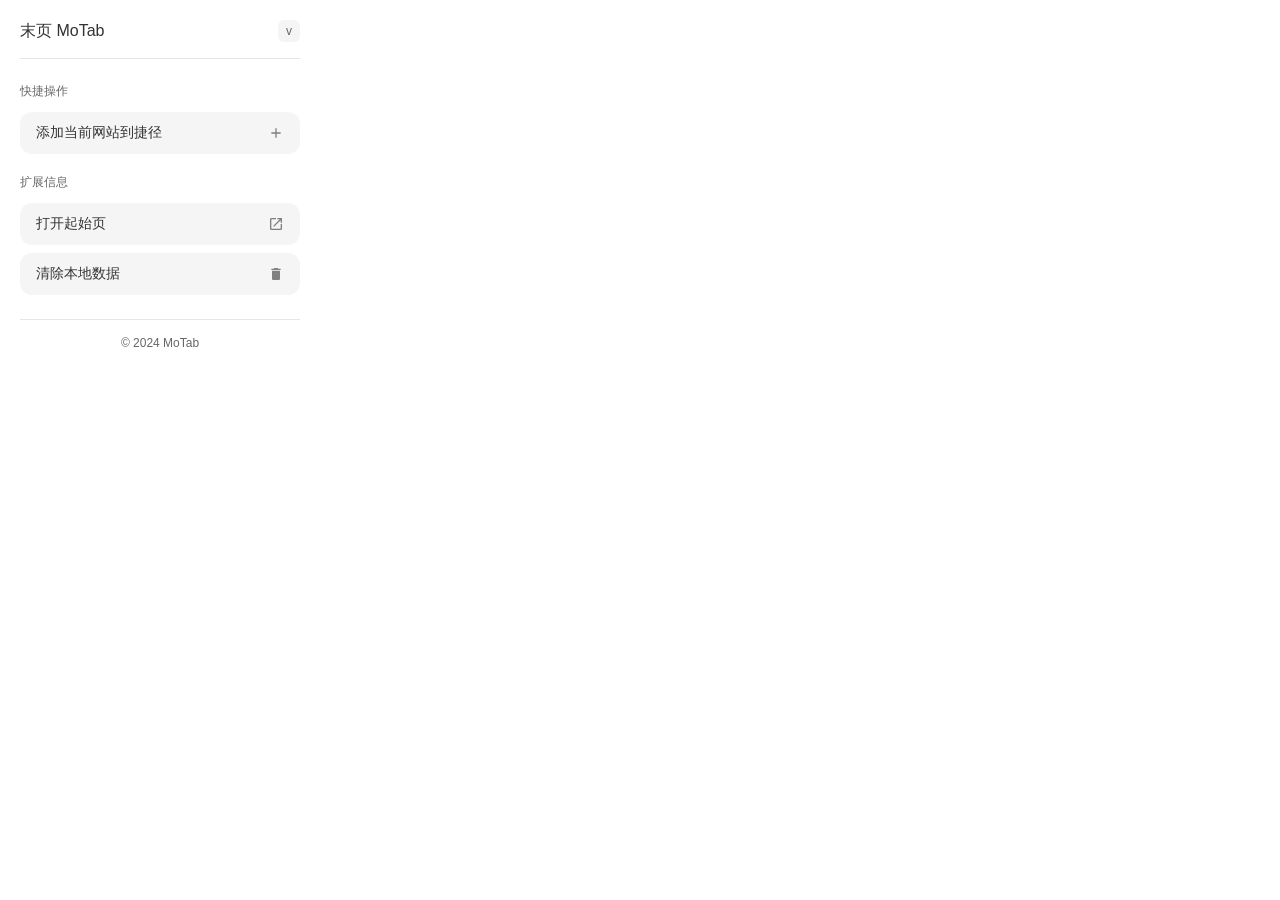
<file: popup-ext.html>
<!DOCTYPE html>
<html lang="zh-CN">
<head>
    <meta charset="utf-8" />
    <title>末页 MoTab</title>
    <link rel="stylesheet" href="styles/popup-ext.css" />
</head>
<body>
    <div class="popup-container">
        <header>
            <h1 data-i18n="lime_start_page_extension">末页 MoTab</h1>
            <span class="version" id="version-text">v</span>
        </header>
        
        <div class="menu-section">
            <h2 data-i18n="quick_action">快捷操作</h2>
            <button class="menu-btn" id="add-shortcut-btn">
                <span data-i18n="add_current_website_to_shortcuts">添加当前网站到捷径</span>
                <svg viewBox="0 0 24 24" width="16"><path fill="currentColor" d="M19 13h-6v6h-2v-6H5v-2h6V5h2v6h6v2z"/></svg>
            </button>
            <div class="add-panel" id="add-panel" hidden>
                <label for="shortcut-name">名称</label>
                <input id="shortcut-name" type="text" maxlength="100" autocomplete="off">
                <label for="shortcut-url">网址</label>
                <input id="shortcut-url" type="url" autocomplete="off">
                <label for="shortcut-target">添加到</label>
                <select id="shortcut-target"><option value="">快捷方式网格</option></select>
                <div class="add-actions">
                    <button class="action-btn primary" id="save-shortcut-btn">添加</button>
                    <button class="action-btn" id="cancel-shortcut-btn">取消</button>
                </div>
                <p class="form-status" id="shortcut-status" role="status" aria-live="polite"></p>
            </div>
        </div>

        <div class="menu-section">
            <h2 data-i18n="extension_information">扩展信息</h2>
            <button class="menu-btn" id="open-startpage-btn">
                <span data-i18n="open_startpage">打开起始页</span>
                <svg viewBox="0 0 24 24" width="16"><path fill="currentColor" d="M19 19H5V5h7V3H5a2 2 0 0 0-2 2v14a2 2 0 0 0 2 2h14a2 2 0 0 0 2-2v-7h-2v7zM14 3v2h3.59l-9.83 9.83 1.41 1.41L19 6.41V10h2V3h-7z"/></svg>
            </button>
            <button class="menu-btn" id="clear-data-btn">
                <span data-i18n="clear_local_data">清除本地数据</span>
                <svg viewBox="0 0 24 24" width="16"><path fill="currentColor" d="M6 19c0 1.1.9 2 2 2h8c1.1 0 2-.9 2-2V7H6v12zM19 4h-3.5l-1-1h-5l-1 1H5v2h14V4z"/></svg>
            </button>
        </div>

        <footer>
            <span>&copy; 2024 MoTab</span>
        </footer>
    </div>
    <script src="scripts/data-backup.js"></script>
    <script src="scripts/media-store.js"></script>
    <script src="scripts/popup-ext.js"></script>
</body>
</html>
</file>
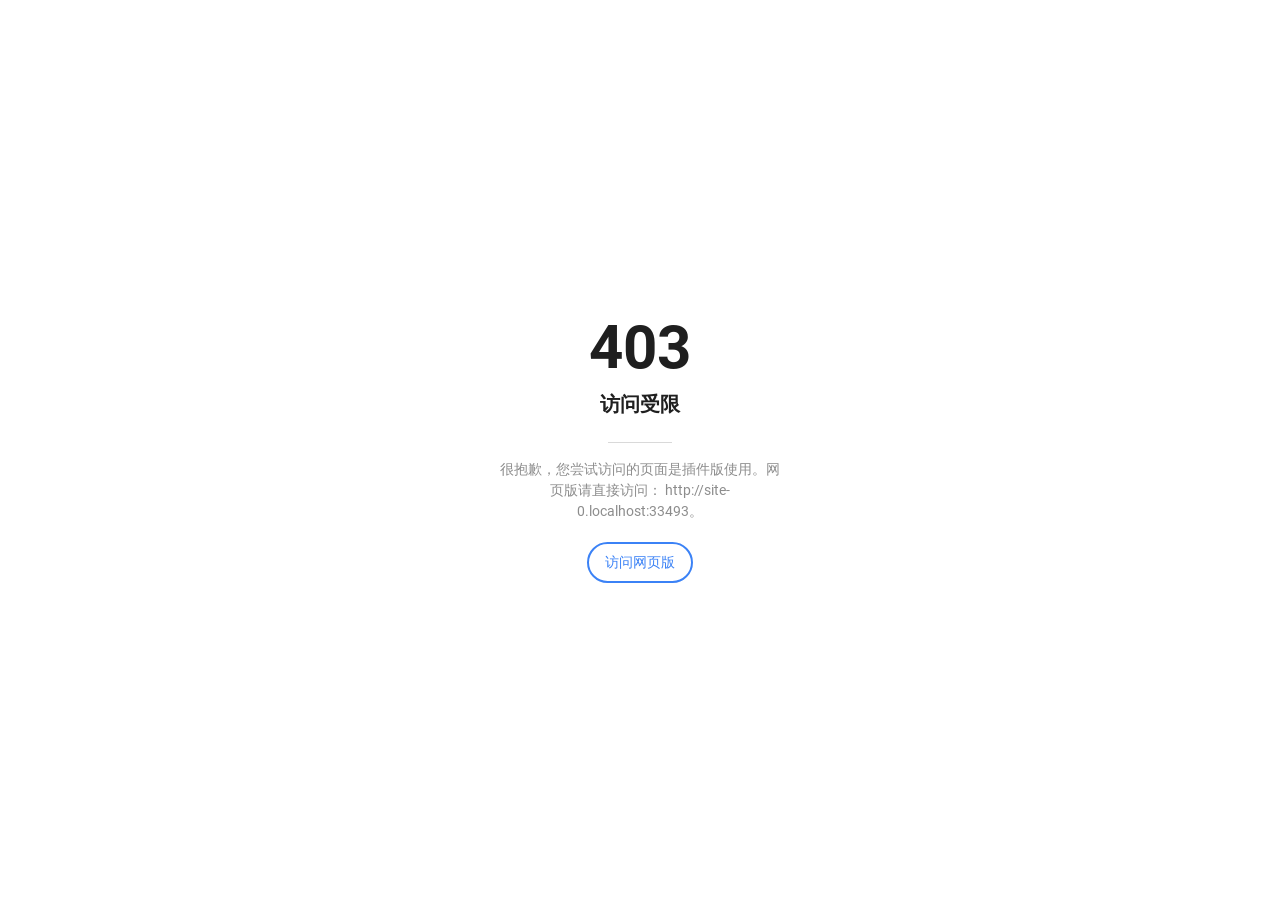
<file: popup.html>
<!doctype html>
<html lang="zh-CN" style="width: 360px;height: 488px;">

<head>
    <meta name="color-scheme" content="light dark">
    <meta http-equiv="Content-Type" content="text/html; charset=UTF-8">
    <meta name="color-scheme" content="light dark">
    <meta http-equiv="Content-Type" content="text/html; charset=UTF-8">
    <meta http-equiv="Content-Security-Policy" content="default-src 'self'; style-src 'self' 'unsafe-inline'; script-src 'self' 'unsafe-inline'; img-src 'self' data:; font-src 'self'; connect-src 'none';">
    <link id="favicon" rel="icon" type="image/png" href="/icons/logo.png" />
    <meta name="viewport" content="width=device-width, initial-scale=1.0" />
    <title>Popup 弹出窗</title>
    <script type="text/javascript" src="/siteConfig.js"></script>
  <script type="module" crossorigin src="/popup.js"></script>
  <link rel="modulepreload" crossorigin href="/assets/requestIdleCallbackPolyfill-DrbyOYxo.js">
  <link rel="modulepreload" crossorigin href="/assets/myErrorPage-BgG-rSv-.js">
  <link rel="modulepreload" crossorigin href="/assets/mediaQueryUtil-DPPPwwPM.js">
  <link rel="modulepreload" crossorigin href="/assets/useBreakpoint-C_tmRwP1.js">
  <link rel="modulepreload" crossorigin href="/assets/row-DPrcOBny.js">
  <link rel="modulepreload" crossorigin href="/assets/QuestionCircleOutlined-DSm95oJP.js">
  <link rel="modulepreload" crossorigin href="/assets/index-CtxSBgRL.js">
  <link rel="modulepreload" crossorigin href="/assets/getAllowClear-DxH2wcUI.js">
  <link rel="modulepreload" crossorigin href="/assets/TextArea-D1FHkTHL.js">
  <link rel="modulepreload" crossorigin href="/assets/handleButton-B7u0xxGH.js">
  <link rel="modulepreload" crossorigin href="/assets/index-DmUoX8CG.js">
  <link rel="modulepreload" crossorigin href="/assets/fullSpin-BtWau_eU.js">
  <link rel="modulepreload" crossorigin href="/assets/myModal-BtA_dosU.js">
  <link rel="modulepreload" crossorigin href="/assets/sortableJsUtils-TxKYMW50.js">
  <link rel="modulepreload" crossorigin href="/assets/assets-B8Bi78Vh.js">
  <link rel="modulepreload" crossorigin href="/assets/Input-CHj16lBA.js">
  <link rel="modulepreload" crossorigin href="/assets/index-DXVxAGiN.js">
  <link rel="modulepreload" crossorigin href="/assets/CloudUploadOutlined-aQL3CUdr.js">
  <link rel="modulepreload" crossorigin href="/assets/Overflow-CYqTbEan.js">
  <link rel="modulepreload" crossorigin href="/assets/index-CWcW4QWM.js">
  <link rel="modulepreload" crossorigin href="/assets/index-wXrs50xs.js">
  <link rel="modulepreload" crossorigin href="/assets/QuestionCircleOutlined-C90PHkIz.js">
  <link rel="modulepreload" crossorigin href="/assets/RightSquareOutlined-CNc2yOfj.js">
  <link rel="stylesheet" crossorigin href="/assets/requestIdleCallbackPolyfill-07Ftiarb.css">
  <link rel="sitemap" type="application/xml" title="Sitemap" href="/sitemap.xml">
</head>

<body style="width: 360px;height: 488px;">
    <div id="root"></div>
</body>

</html>
</file>
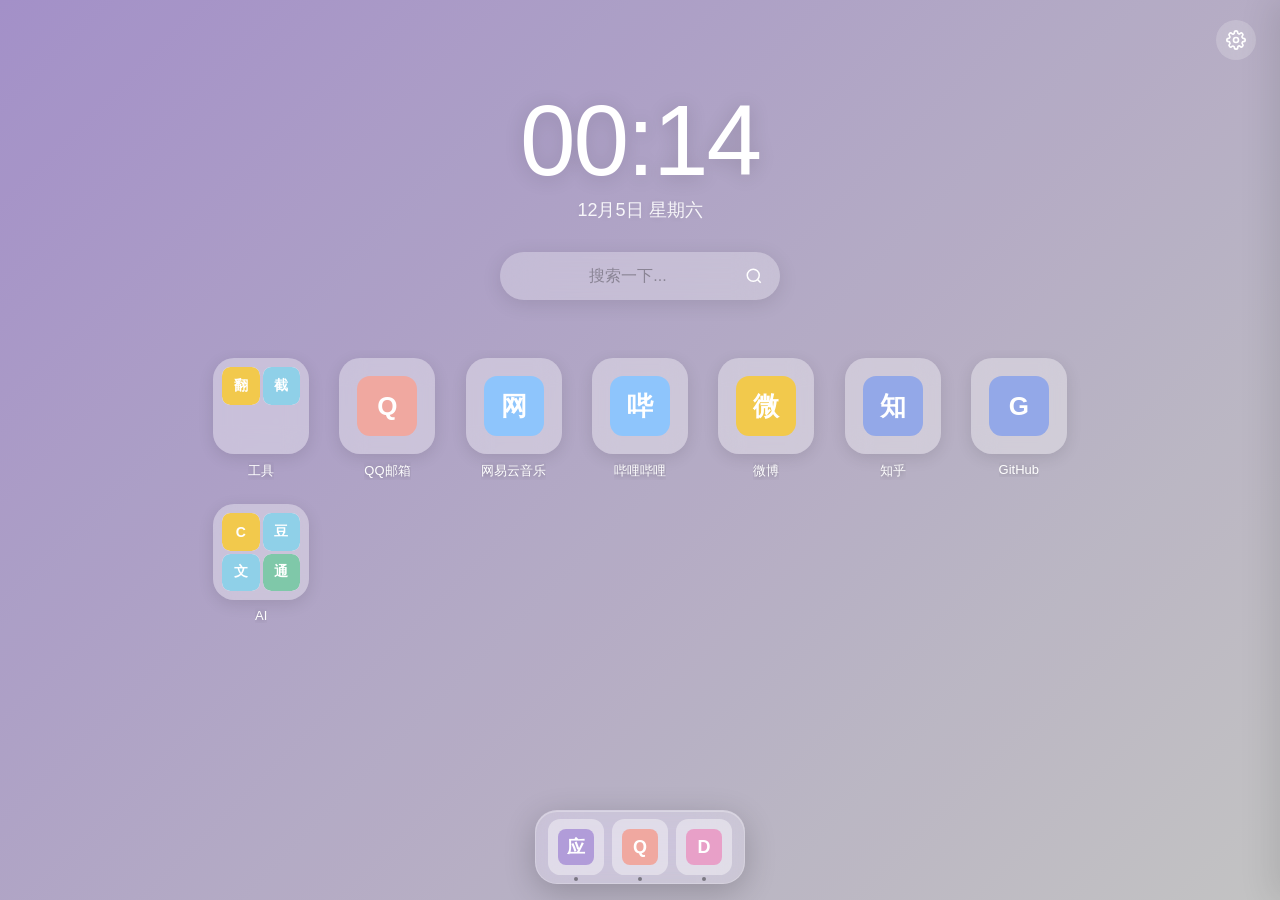
<file: startpage.html>
<!DOCTYPE html>
<html lang="zh-CN">
<head>
<meta charset="UTF-8">
<meta name="viewport" content="width=device-width, initial-scale=1.0">
<title>末页 MoTab</title>
<link rel="stylesheet" href="styles/appearance.css">
<style>
* { margin: 0; padding: 0; box-sizing: border-box; }
:root {
    --theme-color: #B19CD9;
    --theme-color-dark: #9a82c4;
    --theme-color-light: #c9b8e0;
    --mist-gray: #D3D3D3;
    --pure-white-background-color: rgba(255,255,255,0.75);
    --black-alpha-5: rgba(0,0,0,0.05);
    --black-alpha-30: rgba(0,0,0,0.3);
    --black-alpha-60: rgba(0,0,0,0.6);
    --black-alpha-80: rgba(0,0,0,0.8);
    --white-alpha-80: rgba(255,255,255,0.8);
    --white-alpha-90: rgba(255,255,255,0.9);
    --blur-strong: blur(20px);
    --blur-medium: blur(12px);
    --radius-lg: 20px;
    --radius-xl: 28px;
    --shortcut-size: 96px;
    --shortcut-icon-size: 60px;
    --dock-height: 70px;
    --transition-fast: 0.2s;
    --transition-normal: 0.25s;
    --transition-slow: 0.4s;
    --icon-radius: 22%;
    --icon-corner-shape: round;
}
/* 图标圆角个性化：4 档（1 微圆四边形 → 4 圆形），由设置面板写入 html[data-icon-shape] */
/* 统一使用 round（标准圆弧）+ 半径线性递增，保证各档视觉圆度均匀递进；第 4 档 50% 为正圆 */
:root[data-icon-shape="1"] { --icon-radius: 12%; }
:root[data-icon-shape="2"] { --icon-radius: 22%; }
:root[data-icon-shape="3"] { --icon-radius: 36%; }
:root[data-icon-shape="4"] { --icon-radius: 50%; }
html, body { width:100%; height:100%; overflow:hidden; font-family:-apple-system,BlinkMacSystemFont,"Segoe UI","PingFang SC","Microsoft YaHei",sans-serif; user-select:none; }
body { position:relative; }
.wallpaper { position:fixed; top:0; left:0; width:100%; height:100%; background-size:cover; background-position:center; transition:background-image 0.5s ease; z-index:-2; }
.wallpaper-overlay { position:fixed; top:0; left:0; width:100%; height:100%; background:rgba(0,0,0,0.08); z-index:-1; }
.top-right { position:fixed; top:20px; right:24px; display:flex; align-items:center; gap:4px; z-index:100; }
.icon-btn { width:40px; height:40px; border-radius:50%; border:none; background:rgba(255,255,255,0.2); backdrop-filter:var(--blur-medium); -webkit-backdrop-filter:var(--blur-medium); color:white; cursor:pointer; display:flex; align-items:center; justify-content:center; transition:all var(--transition-normal); }
.icon-btn:hover { background:rgba(255,255,255,0.35); transform:scale(1.05); }
.icon-btn:active { transform:scale(0.95); }
.dropdown-menu { position:absolute; top:56px; right:0; width:180px; background:var(--white-alpha-90); backdrop-filter:var(--blur-strong); -webkit-backdrop-filter:var(--blur-strong); border-radius:12px; padding:8px; box-shadow:0 8px 32px rgba(0,0,0,0.15); opacity:0; visibility:hidden; transform:translateY(-8px) scale(0.96); transform-origin:top right; transition:all var(--transition-fast); }
.dropdown-menu.show { opacity:1; visibility:visible; transform:translateY(0) scale(1); }
.menu-item { display:flex; align-items:center; gap:12px; padding:10px 12px; border-radius:8px; cursor:pointer; font-size:14px; color:var(--black-alpha-80); transition:background var(--transition-fast); }
.menu-item:hover { background:var(--black-alpha-5); }
.menu-item svg { color:var(--black-alpha-60); }
.menu-divider { height:1px; background:var(--black-alpha-5); margin:6px 4px; }
.main-content { position:relative; width:100%; height:100%; display:flex; flex-direction:column; align-items:center; padding-top:10vh; z-index:1; }
.clock { text-align:center; color:white; margin-bottom:30px; transition:all var(--transition-slow); }
.time { font-size:100px; font-weight:300; letter-spacing:-2px; line-height:1; text-shadow:0 2px 20px rgba(0,0,0,0.15); cursor:pointer; transition:transform var(--transition-fast); }
.time:hover { transform:scale(1.02); }
.date { font-size:18px; font-weight:400; margin-top:8px; opacity:0.9; text-shadow:0 1px 10px rgba(0,0,0,0.1); }
.search-container { margin-bottom:50px; width:100%; display:flex; justify-content:center; }
.search-box { display:flex; align-items:center; width:280px; height:48px; background:rgba(255,255,255,0.28); backdrop-filter:var(--blur-strong); -webkit-backdrop-filter:var(--blur-strong); border-radius:24px; padding:0 8px 0 20px; transition:all var(--transition-normal); box-shadow:0 4px 20px rgba(0,0,0,0.1); }
.search-box:hover { background:rgba(255,255,255,0.38); width:320px; }
.search-box.focused { background:var(--white-alpha-90); width:480px; }
.search-box.focused input { color:var(--black-alpha-80); }
.search-box.focused .search-btn { color:var(--theme-color); }
#search-input { flex:1; background:transparent; border:none; outline:none; font-size:16px; color:var(--black-alpha-80); text-align:center; font-weight:500; }
#search-input::placeholder { color:var(--black-alpha-30); }
.search-box.focused #search-input::placeholder { color:var(--black-alpha-30); }
.search-btn { width:36px; height:36px; border-radius:50%; border:none; background:transparent; color:white; cursor:pointer; display:flex; align-items:center; justify-content:center; transition:all var(--transition-fast); }
.search-btn:hover { transform:scale(1.1); }
.shortcuts-area { width:100%; max-width:900px; padding:0 20px; }
.shortcuts-grid { display:grid; grid-template-columns:repeat(7,1fr); gap:24px; justify-items:center; position:relative; }
.shortcut-item { display:flex; flex-direction:column; align-items:center; cursor:pointer; position:relative; text-decoration:none; color:inherit; transition:transform 0.2s ease; }
.shortcut-item.dragging { opacity:0.3; }
.drag-ghost { position:fixed; z-index:9999; pointer-events:none; display:flex; flex-direction:column; align-items:center; background:rgba(255,255,255,0.85); backdrop-filter:blur(12px); -webkit-backdrop-filter:blur(12px); border-radius:20px; box-shadow:0 8px 32px rgba(0,0,0,0.25); padding:8px; transition:none; }
.drag-ghost .shortcut-icon { width:72px; height:72px; }
.drag-ghost .shortcut-name { font-size:12px; }
.drag-ghost img { opacity:1 !important; }
.drag-ghost.dock-ghost { align-items:center; justify-content:center; padding:4px; border-radius:14px; }
.dock-ghost img { width:32px; height:32px; object-fit:contain; border-radius:6px; }
.dock-ghost .icon-letter { width:32px; height:32px; border-radius:8px; font-size:18px; }
.shortcut-icon { width:var(--shortcut-size); height:var(--shortcut-size); border-radius:var(--icon-radius); corner-shape:var(--icon-corner-shape); background:rgba(255,255,255,0.35); backdrop-filter:var(--blur-medium); -webkit-backdrop-filter:var(--blur-medium); display:flex; align-items:center; justify-content:center; font-size:36px; margin-bottom:8px; box-shadow:0 4px 16px rgba(0,0,0,0.1); position:relative; overflow:hidden; transition:transform var(--transition-normal), box-shadow var(--transition-normal); }
.shortcut-icon img { width:var(--shortcut-icon-size); height:var(--shortcut-icon-size); object-fit:contain; border-radius:var(--icon-radius); corner-shape:var(--icon-corner-shape); }
.shortcut-item:hover .shortcut-icon { transform:translateY(-4px); box-shadow:0 10px 26px rgba(0,0,0,0.18); }
.shortcut-item:active .shortcut-icon { transform:translateY(-1px) scale(0.96); }
.shortcut-item.drop-target .shortcut-icon { transform:scale(1.12); box-shadow:0 0 0 3px var(--theme-color), 0 10px 26px rgba(0,0,0,0.25); }
.shortcut-name { font-size:13px; color:white; text-shadow:0 1px 6px rgba(0,0,0,0.3); max-width:var(--shortcut-size); text-align:center; overflow:hidden; text-overflow:ellipsis; white-space:nowrap; }
.shortcut-icon.folder { display:grid; grid-template-columns:1fr 1fr; grid-template-rows:1fr 1fr; gap:3px; padding:9px; }
.folder .mini-icon { width:100%; height:100%; border-radius:var(--icon-radius); corner-shape:var(--icon-corner-shape); background:rgba(255,255,255,0.5); display:flex; align-items:center; justify-content:center; font-size:16px; overflow:hidden; transition:transform 0.3s cubic-bezier(0.34,1.56,0.64,1); }
.mini-icon img { width:100%; height:100%; object-fit:contain; border-radius:var(--icon-radius); corner-shape:var(--icon-corner-shape); }
.shortcut-item:hover .folder .mini-icon { transform:scale(1.1); }
.shortcut-item:hover .folder .mini-icon:nth-child(2) { transition-delay:40ms; }
.shortcut-item:hover .folder .mini-icon:nth-child(3) { transition-delay:80ms; }
.shortcut-item:hover .folder .mini-icon:nth-child(4) { transition-delay:120ms; }
.icon-letter { display:flex; align-items:center; justify-content:center; width:var(--shortcut-icon-size); height:var(--shortcut-icon-size); border-radius:var(--icon-radius); corner-shape:var(--icon-corner-shape); color:white; font-weight:600; font-size:26px; }
.mini-icon .icon-letter { width:100%; height:100%; border-radius:var(--icon-radius); corner-shape:var(--icon-corner-shape); font-size:14px; }
.dock-item .icon-letter { width:32px; height:32px; border-radius:var(--icon-radius); corner-shape:var(--icon-corner-shape); font-size:18px; }
.shortcut-icon img, .mini-icon img, .dock-item img { opacity:0; transition:opacity 0.35s ease; }
.shortcut-icon img.icon-loaded, .mini-icon img.icon-loaded, .dock-item img.icon-loaded { opacity:1; }
.add-shortcut { width:var(--shortcut-size); height:var(--shortcut-size); border-radius:var(--icon-radius); corner-shape:var(--icon-corner-shape); border:2px dashed rgba(255,255,255,0.4); background:rgba(255,255,255,0.15); backdrop-filter:var(--blur-medium); -webkit-backdrop-filter:var(--blur-medium); color:white; cursor:pointer; display:flex; align-items:center; justify-content:center; transition:all var(--transition-normal); opacity:0; pointer-events:none; transform:scale(0.9); }
.shortcuts-area:hover .add-shortcut { opacity:1; pointer-events:auto; transform:scale(1); }
.add-shortcut:hover { border-color:rgba(255,255,255,0.7); background:rgba(255,255,255,0.25); }
/* ===== Dock 栏：macOS/iOS 风格 — 悬停磁吸放大、毛玻璃、弹性动画 ===== */
.dock { position:fixed; bottom:16px; left:50%; transform:translateX(-50%); z-index:50; }
.dock-inner { display:flex; align-items:flex-end; gap:8px; padding:8px 12px; background:rgba(255,255,255,0.25); backdrop-filter:blur(20px) saturate(180%); -webkit-backdrop-filter:blur(20px) saturate(180%); border-radius:22px; box-shadow:0 8px 32px rgba(0,0,0,0.2), inset 0 1px 0 rgba(255,255,255,0.3); border:1px solid rgba(255,255,255,0.2); }
.dock-item { width:56px; height:56px; border-radius:var(--icon-radius); corner-shape:var(--icon-corner-shape); background:rgba(255,255,255,0.4); display:flex; align-items:center; justify-content:center; cursor:pointer; transition:transform 0.2s cubic-bezier(0.32, 0.72, 0, 1);font-size:24px; position:relative; text-decoration:none; color:inherit; transform-origin:bottom center; }
/* 磁吸放大由 JS 以行内 transform 驱动（纯视觉不改布局/边距，杜绝水平居中的 Dock 整体漂移）；:hover 不再定义 transform */
.dock-item.dragging { opacity:0.4; transform:scale(0.9); }
.dock-item.drop-target { box-shadow:0 0 0 3px var(--theme-color), 0 4px 16px rgba(0,0,0,0.2); }
.dock-item img { width:36px; height:36px; border-radius:var(--icon-radius); corner-shape:var(--icon-corner-shape); object-fit:contain; pointer-events:none; }
/* 底部指示点（表示固定项） */
.dock-item::after { content:''; position:absolute; bottom:-6px; left:50%; transform:translateX(-50%); width:4px; height:4px; border-radius:50%; background:rgba(0,0,0,0.4); opacity:0; transition:opacity 0.2s ease; }
.dock-item.pinned::after { opacity:1; }
/* 工具提示 */
.dock-item .dock-tooltip { position:absolute; bottom:calc(100% + 12px); left:50%; transform:translateX(-50%) scale(0.9); background:rgba(0,0,0,0.8); backdrop-filter:blur(10px); -webkit-backdrop-filter:blur(10px); color:white; padding:6px 12px; border-radius:8px; font-size:12px; white-space:nowrap; opacity:0; visibility:hidden; transition:all 0.2s cubic-bezier(0.32, 0.72, 0, 1); pointer-events:none; box-shadow:0 4px 12px rgba(0,0,0,0.2); }
.dock-item:hover .dock-tooltip { opacity:1; visibility:visible; transform:translateX(-50%) scale(1); }
.context-menu { position:fixed; background:var(--white-alpha-90); backdrop-filter:var(--blur-strong); -webkit-backdrop-filter:var(--blur-strong); border-radius:10px; padding:6px; box-shadow:0 8px 32px rgba(0,0,0,0.15); z-index:1000; opacity:0; visibility:hidden; transform:scale(0.95); transform-origin:top left; transition:opacity var(--transition-fast), transform var(--transition-fast), visibility var(--transition-fast); min-width:160px; pointer-events:none; }
.context-menu.show { opacity:1; visibility:visible; transform:scale(1); pointer-events:auto; }
.context-item { display:flex; align-items:center; gap:10px; padding:8px 12px; border-radius:6px; cursor:pointer; font-size:13px; color:var(--black-alpha-80); transition:background var(--transition-fast); }
.context-item:hover { background:var(--black-alpha-5); }
.context-item.danger { color:#ff3b30; }
.undo-toast { position:fixed; bottom:105px; left:50%; transform:translateX(-50%); z-index:1001; display:flex; align-items:center; gap:16px; padding:10px 16px; border-radius:12px; background:var(--black-alpha-80); color:white; font-size:13px; box-shadow:0 6px 20px rgba(0,0,0,0.2); }
.undo-toast[hidden] { display:none; }
.undo-toast button { border:0; background:none; color:#d6c6fa; font:inherit; font-weight:600; cursor:pointer; }
.context-item svg { color:var(--black-alpha-60); }
.modal { position:fixed; top:0; left:0; width:100%; height:100%; background:rgba(0,0,0,0.4); backdrop-filter:blur(4px); display:flex; align-items:center; justify-content:center; z-index:250; opacity:0; visibility:hidden; transition:all var(--transition-fast); }
.modal.show { opacity:1; visibility:visible; }
.modal-content { background:white; border-radius:16px; padding:24px; width:400px; max-width:90%; transform:scale(0.9); transition:transform var(--transition-fast); }
.modal.show .modal-content { transform:scale(1); }
.modal-content h3 { margin-bottom:20px; color:var(--black-alpha-80); font-size:18px; font-weight:600; }
.form-group { margin-bottom:16px; }
.form-group label { display:block; margin-bottom:6px; font-size:13px; color:var(--black-alpha-60); }
.form-group input, .form-group select { width:100%; padding:10px 14px; border:1px solid var(--black-alpha-5); border-radius:10px; font-size:14px; outline:none; transition:border-color var(--transition-fast); background:white; }
.form-group input:focus, .form-group select:focus { border-color:var(--theme-color); }
.checkbox-label { display:flex; align-items:center; gap:8px; font-size:13px; color:var(--black-alpha-80); cursor:pointer; margin-bottom:0; }
.checkbox-label input { width:auto; accent-color:var(--theme-color); }
.modal-actions { display:flex; justify-content:flex-end; gap:10px; margin-top:20px; }
.btn { padding:8px 20px; border-radius:10px; border:none; font-size:14px; cursor:pointer; transition:all var(--transition-fast); }
.btn-primary { background:var(--theme-color); color:white; }
.btn-primary:hover { opacity:0.9; transform:translateY(-1px); }
.btn-secondary { background:var(--black-alpha-5); color:var(--black-alpha-60); }
.btn-secondary:hover { background:rgba(0,0,0,0.1); }
.settings-panel { position:fixed; top:0; right:0; width:420px; height:100%; background:var(--white-alpha-90); backdrop-filter:var(--blur-strong); -webkit-backdrop-filter:var(--blur-strong); box-shadow:-8px 0 32px rgba(0,0,0,0.1); z-index:150; transform:translateX(100%); transition:transform var(--transition-normal); display:flex; flex-direction:column; }
.settings-panel.show { transform:translateX(0); }
.settings-header { display:flex; align-items:center; justify-content:space-between; padding:20px 24px; border-bottom:1px solid var(--black-alpha-5); }
.settings-header h3 { font-size:18px; color:var(--black-alpha-80); font-weight:600; }
.close-btn { width:32px; height:32px; border-radius:8px; border:none; background:transparent; color:var(--black-alpha-60); cursor:pointer; display:flex; align-items:center; justify-content:center; transition:all var(--transition-fast); }
.close-btn:hover { background:var(--black-alpha-5); }
.settings-body { flex:1; overflow-y:auto; padding:20px 24px; }
.settings-section { margin-bottom:24px; }
.settings-section h4 { font-size:13px; color:var(--black-alpha-60); margin-bottom:12px; font-weight:500; }
.shape-group { display:flex; gap:8px; width:100%; }
.shape-item { flex:1; display:flex; flex-direction:column; align-items:center; gap:7px; padding:10px 4px 8px; border-radius:10px; cursor:pointer; border:2px solid transparent; transition:background var(--transition-fast), border-color var(--transition-fast); }
.shape-item:hover { background:var(--black-alpha-5); }
.shape-item.active { border-color:var(--theme-color); background:var(--black-alpha-5); }
.shape-swatch { width:34px; height:34px; background:var(--theme-color); box-shadow:0 2px 8px rgba(0,0,0,0.15); }
.shape-name { font-size:12px; color:var(--black-alpha-60); }
.shape-item.active .shape-name { color:var(--theme-color); font-weight:600; }
.data-actions { display:flex; flex-wrap:wrap; gap:8px; margin:12px 0; }
.data-actions .btn { padding:9px 14px; }
.data-actions .btn:disabled { opacity:0.45; cursor:default; transform:none; }
.data-status { margin-top:12px; font-size:13px; line-height:1.6; color:var(--black-alpha-60); white-space:pre-line; }
.data-status.error { color:#c73430; }
.setting-row { display:flex; align-items:center; justify-content:space-between; padding:12px 0; border-bottom:1px solid var(--black-alpha-5); }
.setting-row:last-child { border-bottom:none; }
.setting-label { font-size:14px; color:var(--black-alpha-80); }
.setting-desc { font-size:12px; color:var(--black-alpha-60); margin-top:2px; }
.toggle { width:44px; height:26px; background:var(--black-alpha-5); border-radius:13px; position:relative; cursor:pointer; transition:background var(--transition-fast); }
.toggle.active { background:var(--theme-color); }
.toggle::after { content:''; position:absolute; top:3px; left:3px; width:20px; height:20px; background:white; border-radius:50%; transition:left var(--transition-fast); box-shadow:0 1px 3px rgba(0,0,0,0.2); }
.toggle.active::after { left:21px; }
.select-group { display:flex; flex-wrap:wrap; gap:8px; }
.select-item { padding:8px 16px; border-radius:10px; border:1px solid var(--black-alpha-5); background:white; font-size:13px; color:var(--black-alpha-60); cursor:pointer; transition:all var(--transition-fast); }
.select-item:hover { border-color:var(--theme-color); color:var(--theme-color); }
.select-item.active { background:var(--theme-color); border-color:var(--theme-color); color:white; }
.wallpaper-grid { display:grid; grid-template-columns:repeat(3,1fr); gap:10px; }
.wallpaper-preview { aspect-ratio:16/10; border-radius:10px; background-size:cover; background-position:center; cursor:pointer; border:2px solid transparent; transition:all var(--transition-fast); overflow:hidden; }
.wallpaper-preview:hover { transform:scale(1.02); }
.wallpaper-preview.active { border-color:var(--theme-color); }
.wallpaper-preview.live { position:relative; }
.wallpaper-preview.live::after { content:'动态'; position:absolute; bottom:6px; right:6px; background:var(--theme-color); color:white; padding:2px 6px; border-radius:4px; font-size:10px; }
.settings-body::-webkit-scrollbar { width:6px; }
.settings-body::-webkit-scrollbar-track { background:transparent; }
.settings-body::-webkit-scrollbar-thumb { background:var(--black-alpha-30); border-radius:3px; }

/* ===== 文件夹弹层：iOS 风格 — 从图标位置放大展开、毛玻璃背景、弹性动画 ===== */
.folder-popup { position:fixed; top:0; left:0; width:100%; height:100%; display:flex; align-items:center; justify-content:center; z-index:200; visibility:hidden; pointer-events:none; }
.folder-popup.show { visibility:visible; pointer-events:auto; }
.folder-popup.closing .folder-popup-content { pointer-events:none; }
/* 背景：模糊的桌面效果（而非纯黑遮罩） */
.folder-popup-backdrop { position:absolute; top:0; left:0; width:100%; height:100%; background:rgba(0,0,0,0.2); backdrop-filter:blur(16px) saturate(150%); -webkit-backdrop-filter:blur(16px) saturate(150%); }
/* 文件夹容器：从图标位置展开的毛玻璃面板 */
.folder-popup-content { position:relative; background:rgba(255,255,255,0.85); border-radius:24px; padding:20px; width:420px; max-width:90vw; max-height:90vh; overflow-y:auto; box-shadow:0 20px 60px rgba(0,0,0,0.3), inset 0 1px 0 rgba(255,255,255,0.5); transform-origin:center center; }
/* 面板的展开/收起动画由 startpage.js 用 Web Animations API 接管，CSS 不定义过渡态 */
/* 标题区 */
.folder-popup-header { display:flex; align-items:center; justify-content:space-between; margin-bottom:16px; padding:0 4px; }
.folder-popup-header h3 { font-size:20px; color:var(--black-alpha-80); font-weight:600; letter-spacing:-0.3px; }
.folder-popup-subtitle { font-size:13px; color:var(--black-alpha-60); margin-top:2px; }
/* 网格：iOS 风格 4 列布局 */
.folder-popup-grid { display:grid; grid-template-columns:repeat(4, 1fr); gap:16px 12px; min-height:160px; align-content:start; }
/* 单个项目：弹性入场动画 */
@keyframes folderItemIn { from { opacity:0; transform:translateY(5px); } to { opacity:1; transform:translateY(0); } }
.folder-popup-item { display:flex; flex-direction:column; align-items:center; cursor:pointer; padding:8px 4px; border-radius:16px; text-decoration:none; color:inherit; transition:background 0.2s ease, transform 0.2s cubic-bezier(0.32, 0.72, 0, 1); animation:folderItemIn 0.18s cubic-bezier(0.22, 1, 0.36, 1) backwards; animation-delay:calc(var(--i, 0) * 12ms); }
.folder-popup-item:hover { background:rgba(0,0,0,0.05); transform:scale(1.05); }
.folder-popup-item:active { transform:scale(0.95); }
/* 弹层内图标 */
.folder-popup-item .shortcut-icon { width:64px; height:64px; margin-bottom:8px; border-radius:var(--icon-radius); corner-shape:var(--icon-corner-shape); background:rgba(255,255,255,0.6); backdrop-filter:none; -webkit-backdrop-filter:none; box-shadow:0 2px 8px rgba(0,0,0,0.1); transition:transform 0.2s cubic-bezier(0.32, 0.72, 0, 1), box-shadow 0.2s ease; }
.folder-popup-item:hover .shortcut-icon { transform:scale(1.08); box-shadow:0 4px 16px rgba(0,0,0,0.15); }
.folder-popup-item .shortcut-icon img { width:40px; height:40px; object-fit:contain; border-radius:var(--icon-radius); corner-shape:var(--icon-corner-shape); transition:none; }
.folder-popup-item .icon-letter { width:40px; height:40px; border-radius:var(--icon-radius); corner-shape:var(--icon-corner-shape); font-size:22px; }
.folder-popup-item .shortcut-name { font-size:12px; max-width:80px; color:var(--black-alpha-80); text-align:center; overflow:hidden; text-overflow:ellipsis; white-space:nowrap; }
/* 拖拽排序时禁用动画 */
#folder-popup-grid.reordering .folder-popup-item { animation:none; }
.folder-popup-item.dragging { opacity:0.4; transform:scale(0.9); }
/* 分页导航：iOS 风格圆点 */
.folder-popup-nav { display:flex; align-items:center; justify-content:center; gap:8px; margin-top:20px; }
.folder-popup-dots { display:flex; gap:6px; }
.folder-popup-dot { width:7px; height:7px; border-radius:50%; background:rgba(0,0,0,0.2); transition:background-color 0.25s, transform 0.25s, width 0.25s, border-radius 0.25s; cursor:pointer; }
.folder-popup-dot:hover { transform:scale(1.2); background:rgba(0,0,0,0.3); }
.folder-popup-dot.active { background:var(--theme-color); transform:scale(1.15); width:20px; border-radius:4px; }
/* 关闭按钮 */
.folder-popup-close { width:30px; height:30px; border-radius:50%; border:none; background:rgba(0,0,0,0.1); color:var(--black-alpha-60); cursor:pointer; display:flex; align-items:center; justify-content:center; transition:background-color 0.2s ease, transform 0.2s ease; font-size:18px; line-height:1; }
.folder-popup-close:hover { background:rgba(0,0,0,0.15); transform:scale(1.1); }
@media (prefers-reduced-motion: reduce) {
    .folder-popup-item { animation:none; transition:none; }
    .folder-popup-item .shortcut-icon, .folder-popup-dot, .folder-popup-close { transition:none; }
}
</style>
<style>
.layout-toolbar { position:fixed; top:18px; left:50%; transform:translateX(-50%); z-index:1100; display:flex; align-items:center; gap:16px; padding:10px 16px; border-radius:18px; background:rgba(255,255,255,.95); box-shadow:0 8px 32px #0002; font-size:14px; }
.layout-toolbar[hidden], #layout-menu[hidden] { display:none; }
#layout-menu { position:fixed; z-index:1200; padding:6px; border-radius:12px; background:#fff; box-shadow:0 8px 32px #0003; }
#layout-menu button { border:0; background:transparent; padding:12px 18px; cursor:pointer; border-radius:8px; font:inherit; }
#layout-menu button:hover { background:#eee; }
body.layout-editing .shortcut-item, body.layout-editing .folder-popup-item, body.layout-editing .dock-item { cursor:grab; }
body.layout-editing .shortcut-icon, body.layout-editing .dock-item { outline:1px dashed rgba(255,255,255,.8); }
body.layout-editing .shortcut-icon { animation:layoutWiggle .32s ease-in-out infinite alternate; }
body.layout-editing .dragging .shortcut-icon { animation:none; }
body.layout-editing .add-shortcut { opacity:1; pointer-events:auto; transform:none; }
@keyframes layoutWiggle { from { rotate:-.7deg; } to { rotate:.7deg; } }
@media (prefers-reduced-motion:reduce) { body.layout-editing .shortcut-icon { animation:none; } }
</style>
<link rel="stylesheet" href="styles/desktop-appearance.css">
</head>
<body>
<div class="layout-toolbar" id="layout-toolbar" hidden role="region" aria-label="自定义布局">
    <span>自定义布局</span><button class="btn btn-secondary" id="layout-undo" disabled>撤销拖动</button><button class="btn btn-primary" id="layout-done">完成</button>
</div>
<div id="layout-menu" hidden><button id="layout-start">开始自定义布局</button><button id="layout-icons">图标外观</button><button id="layout-wallpaper">更换壁纸</button></div>
<div id="wallpaper" class="wallpaper"></div>
<div class="wallpaper-overlay"></div>

<div class="top-right">
    <button class="icon-btn" id="settings-btn">
        <svg width="20" height="20" viewBox="0 0 24 24" fill="none" stroke="currentColor" stroke-width="2"><circle cx="12" cy="12" r="3"/><path d="M19.4 15a1.65 1.65 0 0 0 .33 1.82l.06.06a2 2 0 0 1-2.83 2.83l-.06-.06a1.65 1.65 0 0 0-1.82-.33 1.65 1.65 0 0 0-1 1.51V21a2 2 0 0 1-4 0v-.09A1.65 1.65 0 0 0 9 19.4a1.65 1.65 0 0 0-1.82.33l-.06.06a2 2 0 0 1-2.83-2.83l.06-.06A1.65 1.65 0 0 0 4.68 15a1.65 1.65 0 0 0-1.51-1H3a2 2 0 0 1 0-4h.09A1.65 1.65 0 0 0 4.6 9a1.65 1.65 0 0 0-.33-1.82l-.06-.06a2 2 0 0 1 2.83-2.83l.06.06A1.65 1.65 0 0 0 9 4.68a1.65 1.65 0 0 0 1-1.51V3a2 2 0 0 1 4 0v.09a1.65 1.65 0 0 0 1 1.51 1.65 1.65 0 0 0 1.82-.33l.06-.06a2 2 0 0 1 2.83 2.83l-.06.06A1.65 1.65 0 0 0 19.4 9a1.65 1.65 0 0 0 1.51 1H21a2 2 0 0 1 0 4h-.09a1.65 1.65 0 0 0-1.51 1z"/></svg>
    </button>
    <div class="dropdown-menu" id="settings-menu">
        <div class="menu-item" data-action="general">
            <svg width="16" height="16" viewBox="0 0 24 24" fill="none" stroke="currentColor" stroke-width="2"><circle cx="12" cy="12" r="3"/><path d="M19.4 15a1.65 1.65 0 0 0 .33 1.82l.06.06a2 2 0 0 1-2.83 2.83l-.06-.06a1.65 1.65 0 0 0-1.82-.33 1.65 1.65 0 0 0-1 1.51V21a2 2 0 0 1-4 0v-.09A1.65 1.65 0 0 0 9 19.4a1.65 1.65 0 0 0-1.82.33l-.06.06a2 2 0 0 1-2.83-2.83l.06-.06A1.65 1.65 0 0 0 4.68 15a1.65 1.65 0 0 0-1.51-1H3a2 2 0 0 1 0-4h.09A1.65 1.65 0 0 0 4.6 9a1.65 1.65 0 0 0-.33-1.82l-.06-.06a2 2 0 0 1 2.83-2.83l.06.06A1.65 1.65 0 0 0 9 4.68a1.65 1.65 0 0 0 1-1.51V3a2 2 0 0 1 4 0v.09a1.65 1.65 0 0 0 1 1.51 1.65 1.65 0 0 0 1.82-.33l.06-.06a2 2 0 0 1 2.83 2.83l-.06.06A1.65 1.65 0 0 0 19.4 9a1.65 1.65 0 0 0 1.51 1H21a2 2 0 0 1 0 4h-.09a1.65 1.65 0 0 0-1.51 1z"/></svg>
            <span>常规设置</span>
        </div>
        <div class="menu-item" data-action="search">
            <svg width="16" height="16" viewBox="0 0 24 24" fill="none" stroke="currentColor" stroke-width="2"><circle cx="11" cy="11" r="8"/><line x1="21" y1="21" x2="16.65" y2="16.65"/></svg>
            <span>搜索引擎</span>
        </div>
        <div class="menu-item" data-action="wallpaper">
            <svg width="16" height="16" viewBox="0 0 24 24" fill="none" stroke="currentColor" stroke-width="2"><rect x="3" y="3" width="18" height="18" rx="2" ry="2"/><circle cx="8.5" cy="8.5" r="1.5"/><polyline points="21 15 16 10 5 21"/></svg>
            <span>壁纸偏好</span>
        </div>
        <div class="menu-item" data-action="data">
            <svg width="16" height="16" viewBox="0 0 24 24" fill="none" stroke="currentColor" stroke-width="2"><path d="M12 3v12m0 0 4-4m-4 4-4-4"/><path d="M4 17v3h16v-3"/></svg>
            <span>数据管理</span>
        </div>
        <div class="menu-divider"></div>
        <div class="menu-item" data-action="about">
            <svg width="16" height="16" viewBox="0 0 24 24" fill="none" stroke="currentColor" stroke-width="2"><circle cx="12" cy="12" r="10"/><line x1="12" y1="16" x2="12" y2="12"/><line x1="12" y1="8" x2="12.01" y2="8"/></svg>
            <span>关于</span>
        </div>
    </div>
</div>

<div class="main-content">
    <div class="clock">
        <div class="time" id="time">00:00</div>
        <div class="date" id="date"></div>
    </div>
    <div class="search-container">
        <div class="search-box" id="search-box">
            <input type="text" id="search-input" placeholder="搜索一下..." autocomplete="off">
            <button class="search-btn" id="search-btn">
                <svg width="18" height="18" viewBox="0 0 24 24" fill="none" stroke="currentColor" stroke-width="2"><circle cx="11" cy="11" r="8"/><line x1="21" y1="21" x2="16.65" y2="16.65"/></svg>
            </button>
        </div>
    </div>
    <div class="shortcuts-area">
        <div class="shortcuts-grid" id="shortcuts-grid">
            <div class="add-shortcut" id="add-shortcut">
                <svg width="28" height="28" viewBox="0 0 24 24" fill="none" stroke="currentColor" stroke-width="2"><line x1="12" y1="5" x2="12" y2="19"/><line x1="5" y1="12" x2="19" y2="12"/></svg>
            </div>
        </div>
    </div>
</div>

<div class="dock">
    <div class="dock-inner" id="dock-inner"></div>
</div>

<div class="context-menu" id="context-menu">
    <div class="context-item" data-action="customize-icon"><span>更换图标</span></div>
    <div class="context-item" data-action="edit">
        <svg width="14" height="14" viewBox="0 0 24 24" fill="none" stroke="currentColor" stroke-width="2"><path d="M11 4H4a2 2 0 0 0-2 2v14a2 2 0 0 0 2 2h14a2 2 0 0 0 2-2v-7"/><path d="M18.5 2.5a2.121 2.121 0 0 1 3 3L12 15l-4 1 1-4 9.5-9.5z"/></svg>
        <span>编辑</span>
    </div>
    <div class="context-item" data-action="to-grid">
        <svg width="14" height="14" viewBox="0 0 24 24" fill="none" stroke="currentColor" stroke-width="2"><rect x="3" y="3" width="7" height="7"/><rect x="14" y="3" width="7" height="7"/><rect x="14" y="14" width="7" height="7"/><rect x="3" y="14" width="7" height="7"/></svg>
        <span>移出到网格</span>
    </div>
    <div class="context-item" data-action="to-dock">
        <svg width="14" height="14" viewBox="0 0 24 24" fill="none" stroke="currentColor" stroke-width="2"><polyline points="18 15 12 9 6 15"/></svg>
        <span>添加到底栏</span>
    </div>
    <div class="context-item" data-action="move-to-folder">
        <svg width="14" height="14" viewBox="0 0 24 24" fill="none" stroke="currentColor" stroke-width="2"><rect x="2" y="5" width="20" height="16" rx="2"/><path d="M2 9h20M2 5l4-3h5l3 3"/></svg>
        <span>移动到文件夹</span>
    </div>
    <div class="context-item" data-action="open-all">
        <svg width="14" height="14" viewBox="0 0 24 24" fill="none" stroke="currentColor" stroke-width="2"><path d="M5 4h14v16H5zM9 8h6M9 12h6"/></svg>
        <span>全部打开</span>
    </div>
    <div class="context-item danger" data-action="delete">
        <svg width="14" height="14" viewBox="0 0 24 24" fill="none" stroke="currentColor" stroke-width="2"><polyline points="3 6 5 6 21 6"/><path d="M19 6v14a2 2 0 0 1-2 2H7a2 2 0 0 1-2-2V6m3 0V4a2 2 0 0 1 2-2h4a2 2 0 0 1 2 2v2"/></svg>
        <span>删除</span>
    </div>
</div>

<div class="undo-toast" id="undo-toast" hidden><span id="undo-message">已删除</span><button id="undo-delete">撤销</button></div>

<div class="modal" id="add-modal">
    <div class="modal-content">
        <h3>添加快捷方式</h3>
        <div class="form-group"><label>名称</label><input type="text" id="add-name" placeholder="输入名称（留空自动识别）"></div>
        <div class="form-group" id="add-url-group"><label>网址</label><input type="url" id="add-url" placeholder="https://"></div>
        <div class="form-group">
            <label class="checkbox-label"><input type="checkbox" id="add-is-folder"> 创建为文件夹（建好后把快捷方式拖进去）</label>
        </div>
        <div class="modal-actions">
            <button class="btn btn-secondary" id="add-cancel">取消</button>
            <button class="btn btn-primary" id="add-confirm">确定</button>
        </div>
    </div>
</div>

<div class="modal" id="edit-modal">
    <div class="modal-content">
        <h3 id="edit-modal-title">编辑快捷方式</h3>
        <div class="form-group"><label>名称</label><input type="text" id="edit-name"></div>
        <div class="form-group" id="edit-url-group"><label>网址</label><input type="url" id="edit-url"></div>
        <div class="modal-actions">
            <button class="btn btn-secondary" id="edit-cancel">取消</button>
            <button class="btn btn-primary" id="edit-confirm">确定</button>
        </div>
    </div>
</div>

<div class="modal" id="move-modal">
    <div class="modal-content">
        <h3>移动快捷方式</h3>
        <div class="form-group"><label for="move-target">目标位置</label><select id="move-target"></select></div>
        <div class="modal-actions">
            <button class="btn btn-secondary" id="move-cancel">取消</button>
            <button class="btn btn-primary" id="move-confirm">移动</button>
        </div>
    </div>
</div>

<div class="settings-panel" id="settings-panel">
    <div class="settings-header">
        <h3 id="settings-title">设置</h3>
        <button class="close-btn" id="close-settings">
            <svg width="18" height="18" viewBox="0 0 24 24" fill="none" stroke="currentColor" stroke-width="2"><line x1="18" y1="6" x2="6" y2="18"/><line x1="6" y1="6" x2="18" y2="18"/></svg>
        </button>
    </div>
    <div class="settings-body" id="settings-body"></div>
</div>

<div class="folder-popup" id="folder-popup">
    <div class="folder-popup-backdrop"></div>
    <div class="folder-popup-content">
        <div class="folder-popup-header">
            <div>
                <h3 id="folder-popup-title">文件夹</h3>
                <div class="folder-popup-subtitle" id="folder-popup-count"></div>
            </div>
            <button class="folder-popup-close" id="folder-popup-close">×</button>
        </div>
        <div class="folder-popup-grid" id="folder-popup-grid"></div>
        <div class="folder-popup-nav" id="folder-popup-nav">
            <div class="folder-popup-dots" id="folder-popup-dots"></div>
        </div>
    </div>
</div>

<script src="scripts/data-backup.js"></script>
<script src="scripts/media-store.js"></script>
<script src="scripts/appearance.js"></script>
<script src="scripts/startpage.js"></script>
</body>
</html>
</file>
<file: styles/popup-ext.css>
/* MoTab 末页 - Popup 样式 */

:root {
    --theme-color: #B19CD9;
    --theme-color-hover: #9a82c4;
    --theme-color-active: #8d70bf;
    --text-primary: #333;
    --text-secondary: #666;
    --bg-primary: #fff;
    --bg-secondary: #f5f5f5;
    --shadow: 0 4px 20px rgba(0, 0, 0, 0.1);
    --radius: 12px;
}

@media (prefers-color-scheme: dark) {
    :root {
        --text-primary: #f5f5f5;
        --text-secondary: #aaa;
        --bg-primary: #2a2a2a;
        --bg-secondary: #333;
    }
}

* {
    box-sizing: border-box;
    margin: 0;
    padding: 0;
}

body {
    font-family: "PingFang SC", "Microsoft YaHei", "Segoe UI", Roboto, sans-serif;
    font-size: 14px;
    width: 320px;
    min-height: 300px;
    background: var(--bg-primary);
    color: var(--text-primary);
}

.popup-container {
    padding: 20px;
}

header {
    display: flex;
    align-items: center;
    justify-content: space-between;
    margin-bottom: 24px;
    padding-bottom: 16px;
    border-bottom: 1px solid rgba(128, 128, 128, 0.2);
}

header h1 {
    font-size: 16px;
    font-weight: 500;
}

.version {
    font-size: 12px;
    color: var(--text-secondary);
    background: var(--bg-secondary);
    padding: 4px 8px;
    border-radius: 6px;
}

.menu-section {
    margin-bottom: 20px;
}

.menu-section h2 {
    font-size: 12px;
    color: var(--text-secondary);
    margin-bottom: 12px;
    font-weight: 400;
}

.menu-btn {
    width: 100%;
    display: flex;
    align-items: center;
    justify-content: space-between;
    padding: 12px 16px;
    border: none;
    background: var(--bg-secondary);
    color: var(--text-primary);
    border-radius: var(--radius);
    cursor: pointer;
    font-size: 14px;
    transition: all 0.2s ease;
    margin-bottom: 8px;
}

.menu-btn:hover {
    background: var(--theme-color);
    color: #fff;
}

.menu-btn svg {
    opacity: 0.6;
}

.menu-btn:hover svg {
    opacity: 1;
}

.add-panel {
    padding: 12px;
    border-radius: var(--radius);
    background: var(--bg-secondary);
    margin-bottom: 12px;
}

.add-panel[hidden] { display: none; }

.add-panel label {
    display: block;
    color: var(--text-secondary);
    font-size: 12px;
    margin: 8px 0 5px;
}

.add-panel input, .add-panel select {
    width: 100%;
    padding: 9px 10px;
    border: 1px solid rgba(128, 128, 128, 0.25);
    border-radius: 8px;
    background: var(--bg-primary);
    color: var(--text-primary);
    font: inherit;
}

.add-panel input:focus, .add-panel select:focus {
    outline: 2px solid var(--theme-color);
    outline-offset: 1px;
}

.add-actions { display: flex; gap: 8px; margin-top: 14px; }
.action-btn {
    flex: 1;
    padding: 9px;
    border: 0;
    border-radius: 8px;
    background: var(--bg-primary);
    color: var(--text-primary);
    cursor: pointer;
    font: inherit;
}
.action-btn.primary { background: var(--theme-color); color: #fff; }
.action-btn:hover { filter: brightness(0.95); }
.form-status { min-height: 1.2em; margin-top: 10px; font-size: 12px; color: var(--text-secondary); line-height: 1.5; }
.form-status.error { color: #d13f38; }

footer {
    text-align: center;
    font-size: 12px;
    color: var(--text-secondary);
    margin-top: 24px;
    padding-top: 16px;
    border-top: 1px solid rgba(128, 128, 128, 0.2);
}
</file>
<file: assets/requestIdleCallbackPolyfill-07Ftiarb.css>
.markdown-body{color-scheme:light;-ms-text-size-adjust:100%;-webkit-text-size-adjust:100%;margin:0;color:#1f2328;background-color:#fff;font-family:-apple-system,BlinkMacSystemFont,Segoe UI,Noto Sans,Helvetica,Arial,sans-serif,"Apple Color Emoji","Segoe UI Emoji";font-size:16px;line-height:1.5;word-wrap:break-word}.markdown-body .octicon{display:inline-block;fill:currentColor;vertical-align:text-bottom}.markdown-body h1:hover .anchor .octicon-link:before,.markdown-body h2:hover .anchor .octicon-link:before,.markdown-body h3:hover .anchor .octicon-link:before,.markdown-body h4:hover .anchor .octicon-link:before,.markdown-body h5:hover .anchor .octicon-link:before,.markdown-body h6:hover .anchor .octicon-link:before{width:16px;height:16px;content:" ";display:inline-block;background-color:currentColor;-webkit-mask-image:url("data:image/svg+xml,<svg xmlns='http://www.w3.org/2000/svg' viewBox='0 0 16 16' version='1.1' aria-hidden='true'><path fill-rule='evenodd' d='M7.775 3.275a.75.75 0 001.06 1.06l1.25-1.25a2 2 0 112.83 2.83l-2.5 2.5a2 2 0 01-2.83 0 .75.75 0 00-1.06 1.06 3.5 3.5 0 004.95 0l2.5-2.5a3.5 3.5 0 00-4.95-4.95l-1.25 1.25zm-4.69 9.64a2 2 0 010-2.83l2.5-2.5a2 2 0 012.83 0 .75.75 0 001.06-1.06 3.5 3.5 0 00-4.95 0l-2.5 2.5a3.5 3.5 0 004.95 4.95l1.25-1.25a.75.75 0 00-1.06-1.06l-1.25 1.25a2 2 0 01-2.83 0z'></path></svg>");mask-image:url("data:image/svg+xml,<svg xmlns='http://www.w3.org/2000/svg' viewBox='0 0 16 16' version='1.1' aria-hidden='true'><path fill-rule='evenodd' d='M7.775 3.275a.75.75 0 001.06 1.06l1.25-1.25a2 2 0 112.83 2.83l-2.5 2.5a2 2 0 01-2.83 0 .75.75 0 00-1.06 1.06 3.5 3.5 0 004.95 0l2.5-2.5a3.5 3.5 0 00-4.95-4.95l-1.25 1.25zm-4.69 9.64a2 2 0 010-2.83l2.5-2.5a2 2 0 012.83 0 .75.75 0 001.06-1.06 3.5 3.5 0 00-4.95 0l-2.5 2.5a3.5 3.5 0 004.95 4.95l1.25-1.25a.75.75 0 00-1.06-1.06l-1.25 1.25a2 2 0 01-2.83 0z'></path></svg>")}.markdown-body details,.markdown-body figcaption,.markdown-body figure{display:block}.markdown-body summary{display:list-item}.markdown-body [hidden]{display:none!important}.markdown-body a{background-color:transparent;color:#0969da;text-decoration:none}.markdown-body abbr[title]{border-bottom:none;-webkit-text-decoration:underline dotted;text-decoration:underline dotted}.markdown-body b,.markdown-body strong{font-weight:600}.markdown-body dfn{font-style:italic}.markdown-body h1{margin:.67em 0;font-weight:600;padding-bottom:.3em;font-size:2em;border-bottom:1px solid #d1d9e0b3}.markdown-body mark{background-color:#fff8c5;color:#1f2328}.markdown-body small{font-size:90%}.markdown-body sub,.markdown-body sup{font-size:75%;line-height:0;position:relative;vertical-align:baseline}.markdown-body sub{bottom:-.25em}.markdown-body sup{top:-.5em}.markdown-body img{border-style:none;max-width:100%;box-sizing:content-box}.markdown-body code,.markdown-body kbd,.markdown-body pre,.markdown-body samp{font-family:monospace;font-size:1em}.markdown-body figure{margin:1em 2.5rem}.markdown-body hr{box-sizing:content-box;overflow:hidden;background:transparent;border-bottom:1px solid #d1d9e0b3;height:.25em;padding:0;margin:1.5rem 0;background-color:#d1d9e0;border:0}.markdown-body input{font:inherit;margin:0;overflow:visible;font-family:inherit;font-size:inherit;line-height:inherit}.markdown-body [type=button],.markdown-body [type=reset],.markdown-body [type=submit]{-webkit-appearance:button;-moz-appearance:button;appearance:button}.markdown-body [type=checkbox],.markdown-body [type=radio]{box-sizing:border-box;padding:0}.markdown-body [type=number]::-webkit-inner-spin-button,.markdown-body [type=number]::-webkit-outer-spin-button{height:auto}.markdown-body [type=search]::-webkit-search-cancel-button,.markdown-body [type=search]::-webkit-search-decoration{-webkit-appearance:none;-moz-appearance:none;appearance:none}.markdown-body ::-webkit-input-placeholder{color:inherit;opacity:.54}.markdown-body ::-webkit-file-upload-button{-webkit-appearance:button;-moz-appearance:button;appearance:button;font:inherit}.markdown-body a:hover{text-decoration:underline}.markdown-body ::-moz-placeholder{color:#59636e;opacity:1}.markdown-body ::placeholder{color:#59636e;opacity:1}.markdown-body hr:before{display:table;content:""}.markdown-body hr:after{display:table;clear:both;content:""}.markdown-body table{border-spacing:0;border-collapse:collapse;display:block;width:-moz-max-content;width:max-content;max-width:100%;overflow:auto;font-variant:tabular-nums}.markdown-body td,.markdown-body th{padding:0}.markdown-body details summary{cursor:pointer}.markdown-body a:focus,.markdown-body [role=button]:focus,.markdown-body input[type=radio]:focus,.markdown-body input[type=checkbox]:focus{outline:2px solid #0969da;outline-offset:-2px;box-shadow:none}.markdown-body a:focus:not(:focus-visible),.markdown-body [role=button]:focus:not(:focus-visible),.markdown-body input[type=radio]:focus:not(:focus-visible),.markdown-body input[type=checkbox]:focus:not(:focus-visible){outline:solid 1px transparent}.markdown-body a:focus-visible,.markdown-body [role=button]:focus-visible,.markdown-body input[type=radio]:focus-visible,.markdown-body input[type=checkbox]:focus-visible{outline:2px solid #0969da;outline-offset:-2px;box-shadow:none}.markdown-body a:not([class]):focus,.markdown-body a:not([class]):focus-visible,.markdown-body input[type=radio]:focus,.markdown-body input[type=radio]:focus-visible,.markdown-body input[type=checkbox]:focus,.markdown-body input[type=checkbox]:focus-visible{outline-offset:0}.markdown-body kbd{display:inline-block;padding:.25rem;font:11px ui-monospace,SFMono-Regular,SF Mono,Menlo,Consolas,Liberation Mono,monospace;line-height:10px;color:#1f2328;vertical-align:middle;background-color:#f6f8fa;border:solid 1px #d1d9e0b3;border-bottom-color:#d1d9e0b3;border-radius:6px;box-shadow:inset 0 -1px #d1d9e0b3}.markdown-body h1,.markdown-body h2,.markdown-body h3,.markdown-body h4,.markdown-body h5,.markdown-body h6{margin-top:1.5rem;margin-bottom:1rem;font-weight:600;line-height:1.25}.markdown-body h2{font-weight:600;padding-bottom:.3em;font-size:1.5em;border-bottom:1px solid #d1d9e0b3}.markdown-body h3{font-weight:600;font-size:1.25em}.markdown-body h4{font-weight:600;font-size:1em}.markdown-body h5{font-weight:600;font-size:.875em}.markdown-body h6{font-weight:600;font-size:.85em;color:#59636e}.markdown-body p{margin-top:0;margin-bottom:10px}.markdown-body blockquote{margin:0;padding:0 1em;color:#59636e;border-left:.25em solid #d1d9e0}.markdown-body ul,.markdown-body ol{margin-top:0;margin-bottom:0;padding-left:2em}.markdown-body ol ol,.markdown-body ul ol{list-style-type:lower-roman}.markdown-body ul ul ol,.markdown-body ul ol ol,.markdown-body ol ul ol,.markdown-body ol ol ol{list-style-type:lower-alpha}.markdown-body dd{margin-left:0}.markdown-body tt,.markdown-body code,.markdown-body samp{font-family:ui-monospace,SFMono-Regular,SF Mono,Menlo,Consolas,Liberation Mono,monospace;font-size:12px}.markdown-body pre{margin-top:0;margin-bottom:0;font-family:ui-monospace,SFMono-Regular,SF Mono,Menlo,Consolas,Liberation Mono,monospace;font-size:12px;word-wrap:normal}.markdown-body .octicon{display:inline-block;overflow:visible!important;vertical-align:text-bottom;fill:currentColor}.markdown-body input::-webkit-outer-spin-button,.markdown-body input::-webkit-inner-spin-button{margin:0;-webkit-appearance:none;-moz-appearance:none;appearance:none}.markdown-body .mr-2{margin-right:.5rem!important}.markdown-body:before{display:table;content:""}.markdown-body:after{display:table;clear:both;content:""}.markdown-body>*:first-child{margin-top:0!important}.markdown-body>*:last-child{margin-bottom:0!important}.markdown-body a:not([href]){color:inherit;text-decoration:none}.markdown-body .absent{color:#d1242f}.markdown-body .anchor{float:left;padding-right:.25rem;margin-left:-20px;line-height:1}.markdown-body .anchor:focus{outline:none}.markdown-body p,.markdown-body blockquote,.markdown-body ul,.markdown-body ol,.markdown-body dl,.markdown-body table,.markdown-body pre,.markdown-body details{margin-top:0;margin-bottom:1rem}.markdown-body blockquote>:first-child{margin-top:0}.markdown-body blockquote>:last-child{margin-bottom:0}.markdown-body h1 .octicon-link,.markdown-body h2 .octicon-link,.markdown-body h3 .octicon-link,.markdown-body h4 .octicon-link,.markdown-body h5 .octicon-link,.markdown-body h6 .octicon-link{color:#1f2328;vertical-align:middle;visibility:hidden}.markdown-body h1:hover .anchor,.markdown-body h2:hover .anchor,.markdown-body h3:hover .anchor,.markdown-body h4:hover .anchor,.markdown-body h5:hover .anchor,.markdown-body h6:hover .anchor{text-decoration:none}.markdown-body h1:hover .anchor .octicon-link,.markdown-body h2:hover .anchor .octicon-link,.markdown-body h3:hover .anchor .octicon-link,.markdown-body h4:hover .anchor .octicon-link,.markdown-body h5:hover .anchor .octicon-link,.markdown-body h6:hover .anchor .octicon-link{visibility:visible}.markdown-body h1 tt,.markdown-body h1 code,.markdown-body h2 tt,.markdown-body h2 code,.markdown-body h3 tt,.markdown-body h3 code,.markdown-body h4 tt,.markdown-body h4 code,.markdown-body h5 tt,.markdown-body h5 code,.markdown-body h6 tt,.markdown-body h6 code{padding:0 .2em;font-size:inherit}.markdown-body summary h1,.markdown-body summary h2,.markdown-body summary h3,.markdown-body summary h4,.markdown-body summary h5,.markdown-body summary h6{display:inline-block}.markdown-body summary h1 .anchor,.markdown-body summary h2 .anchor,.markdown-body summary h3 .anchor,.markdown-body summary h4 .anchor,.markdown-body summary h5 .anchor,.markdown-body summary h6 .anchor{margin-left:-40px}.markdown-body summary h1,.markdown-body summary h2{padding-bottom:0;border-bottom:0}.markdown-body ul.no-list,.markdown-body ol.no-list{padding:0;list-style-type:none}.markdown-body ol[type="a s"]{list-style-type:lower-alpha}.markdown-body ol[type="A s"]{list-style-type:upper-alpha}.markdown-body ol[type="i s"]{list-style-type:lower-roman}.markdown-body ol[type="I s"]{list-style-type:upper-roman}.markdown-body ol[type="1"]{list-style-type:decimal}.markdown-body div>ol:not([type]){list-style-type:decimal}.markdown-body ul ul,.markdown-body ul ol,.markdown-body ol ol,.markdown-body ol ul{margin-top:0;margin-bottom:0}.markdown-body li>p{margin-top:1rem}.markdown-body li+li{margin-top:.25em}.markdown-body dl{padding:0}.markdown-body dl dt{padding:0;margin-top:1rem;font-size:1em;font-style:italic;font-weight:600}.markdown-body dl dd{padding:0 1rem;margin-bottom:1rem}.markdown-body table th{font-weight:600}.markdown-body table th,.markdown-body table td{padding:6px 13px;border:1px solid #d1d9e0}.markdown-body table td>:last-child{margin-bottom:0}.markdown-body table tr{background-color:#fff;border-top:1px solid #d1d9e0b3}.markdown-body table tr:nth-child(2n){background-color:#f6f8fa}.markdown-body table img{background-color:transparent}.markdown-body img[align=right]{padding-left:20px}.markdown-body img[align=left]{padding-right:20px}.markdown-body .emoji{max-width:none;vertical-align:text-top;background-color:transparent}.markdown-body span.frame{display:block;overflow:hidden}.markdown-body span.frame>span{display:block;float:left;width:auto;padding:7px;margin:13px 0 0;overflow:hidden;border:1px solid #d1d9e0}.markdown-body span.frame span img{display:block;float:left}.markdown-body span.frame span span{display:block;padding:5px 0 0;clear:both;color:#1f2328}.markdown-body span.align-center{display:block;overflow:hidden;clear:both}.markdown-body span.align-center>span{display:block;margin:13px auto 0;overflow:hidden;text-align:center}.markdown-body span.align-center span img{margin:0 auto;text-align:center}.markdown-body span.align-right{display:block;overflow:hidden;clear:both}.markdown-body span.align-right>span{display:block;margin:13px 0 0;overflow:hidden;text-align:right}.markdown-body span.align-right span img{margin:0;text-align:right}.markdown-body span.float-left{display:block;float:left;margin-right:13px;overflow:hidden}.markdown-body span.float-left span{margin:13px 0 0}.markdown-body span.float-right{display:block;float:right;margin-left:13px;overflow:hidden}.markdown-body span.float-right>span{display:block;margin:13px auto 0;overflow:hidden;text-align:right}.markdown-body code,.markdown-body tt{padding:.2em .4em;margin:0;font-size:85%;white-space:break-spaces;background-color:#818b981f;border-radius:6px}.markdown-body code br,.markdown-body tt br{display:none}.markdown-body del code{text-decoration:inherit}.markdown-body samp{font-size:85%}.markdown-body pre code{font-size:100%}.markdown-body pre>code{padding:0;margin:0;word-break:normal;white-space:pre;background:transparent;border:0}.markdown-body .highlight{margin-bottom:1rem}.markdown-body .highlight pre{margin-bottom:0;word-break:normal}.markdown-body .highlight pre,.markdown-body pre{padding:1rem;overflow:auto;font-size:85%;line-height:1.45;color:#1f2328;background-color:#f6f8fa;border-radius:6px}.markdown-body pre code,.markdown-body pre tt{display:inline;max-width:auto;padding:0;margin:0;overflow:visible;line-height:inherit;word-wrap:normal;background-color:transparent;border:0}.markdown-body .csv-data td,.markdown-body .csv-data th{padding:5px;overflow:hidden;font-size:12px;line-height:1;text-align:left;white-space:nowrap}.markdown-body .csv-data .blob-num{padding:10px .5rem 9px;text-align:right;background:#fff;border:0}.markdown-body .csv-data tr{border-top:0}.markdown-body .csv-data th{font-weight:600;background:#f6f8fa;border-top:0}.markdown-body [data-footnote-ref]:before{content:"["}.markdown-body [data-footnote-ref]:after{content:"]"}.markdown-body .footnotes{font-size:12px;color:#59636e;border-top:1px solid #d1d9e0}.markdown-body .footnotes ol{padding-left:1rem}.markdown-body .footnotes ol ul{display:inline-block;padding-left:1rem;margin-top:1rem}.markdown-body .footnotes li{position:relative}.markdown-body .footnotes li:target:before{position:absolute;top:-.5rem;right:-.5rem;bottom:-.5rem;left:-1.5rem;pointer-events:none;content:"";border:2px solid #0969da;border-radius:6px}.markdown-body .footnotes li:target{color:#1f2328}.markdown-body .footnotes .data-footnote-backref g-emoji{font-family:monospace}.markdown-body body:has(:modal){padding-right:var(--dialog-scrollgutter)!important}.markdown-body .pl-c{color:#59636e}.markdown-body .pl-c1,.markdown-body .pl-s .pl-v{color:#0550ae}.markdown-body .pl-e,.markdown-body .pl-en{color:#6639ba}.markdown-body .pl-smi,.markdown-body .pl-s .pl-s1{color:#1f2328}.markdown-body .pl-ent{color:#0550ae}.markdown-body .pl-k{color:#cf222e}.markdown-body .pl-s,.markdown-body .pl-pds,.markdown-body .pl-s .pl-pse .pl-s1,.markdown-body .pl-sr,.markdown-body .pl-sr .pl-cce,.markdown-body .pl-sr .pl-sre,.markdown-body .pl-sr .pl-sra{color:#0a3069}.markdown-body .pl-v,.markdown-body .pl-smw{color:#953800}.markdown-body .pl-bu{color:#82071e}.markdown-body .pl-ii{color:#f6f8fa;background-color:#82071e}.markdown-body .pl-c2{color:#f6f8fa;background-color:#cf222e}.markdown-body .pl-sr .pl-cce{font-weight:700;color:#116329}.markdown-body .pl-ml{color:#3b2300}.markdown-body .pl-mh,.markdown-body .pl-mh .pl-en,.markdown-body .pl-ms{font-weight:700;color:#0550ae}.markdown-body .pl-mi{font-style:italic;color:#1f2328}.markdown-body .pl-mb{font-weight:700;color:#1f2328}.markdown-body .pl-md{color:#82071e;background-color:#ffebe9}.markdown-body .pl-mi1{color:#116329;background-color:#dafbe1}.markdown-body .pl-mc{color:#953800;background-color:#ffd8b5}.markdown-body .pl-mi2{color:#d1d9e0;background-color:#0550ae}.markdown-body .pl-mdr{font-weight:700;color:#8250df}.markdown-body .pl-ba{color:#59636e}.markdown-body .pl-sg{color:#818b98}.markdown-body .pl-corl{text-decoration:underline;color:#0a3069}.markdown-body [role=button]:focus:not(:focus-visible),.markdown-body [role=tabpanel][tabindex="0"]:focus:not(:focus-visible),.markdown-body button:focus:not(:focus-visible),.markdown-body summary:focus:not(:focus-visible),.markdown-body a:focus:not(:focus-visible){outline:none;box-shadow:none}.markdown-body [tabindex="0"]:focus:not(:focus-visible),.markdown-body details-dialog:focus:not(:focus-visible){outline:none}.markdown-body g-emoji{display:inline-block;min-width:1ch;font-family:"Apple Color Emoji","Segoe UI Emoji",Segoe UI Symbol;font-size:1em;font-style:normal!important;font-weight:400;line-height:1;vertical-align:-.075em}.markdown-body g-emoji img{width:1em;height:1em}.markdown-body .task-list-item{list-style-type:none}.markdown-body .task-list-item label{font-weight:400}.markdown-body .task-list-item.enabled label{cursor:pointer}.markdown-body .task-list-item+.task-list-item{margin-top:.25rem}.markdown-body .task-list-item .handle{display:none}.markdown-body .task-list-item-checkbox{margin:0 .2em .25em -1.4em;vertical-align:middle}.markdown-body ul:dir(rtl) .task-list-item-checkbox{margin:0 -1.6em .25em .2em}.markdown-body ol:dir(rtl) .task-list-item-checkbox{margin:0 -1.6em .25em .2em}.markdown-body .contains-task-list:hover .task-list-item-convert-container,.markdown-body .contains-task-list:focus-within .task-list-item-convert-container{display:block;width:auto;height:24px;overflow:visible;clip:auto}.markdown-body ::-webkit-calendar-picker-indicator{filter:invert(50%)}.markdown-body .markdown-alert{padding:.5rem 1rem;margin-bottom:1rem;color:inherit;border-left:.25em solid #d1d9e0}.markdown-body .markdown-alert>:first-child{margin-top:0}.markdown-body .markdown-alert>:last-child{margin-bottom:0}.markdown-body .markdown-alert .markdown-alert-title{display:flex;font-weight:500;align-items:center;line-height:1}.markdown-body .markdown-alert.markdown-alert-note{border-left-color:#0969da}.markdown-body .markdown-alert.markdown-alert-note .markdown-alert-title{color:#0969da}.markdown-body .markdown-alert.markdown-alert-important{border-left-color:#8250df}.markdown-body .markdown-alert.markdown-alert-important .markdown-alert-title{color:#8250df}.markdown-body .markdown-alert.markdown-alert-warning{border-left-color:#9a6700}.markdown-body .markdown-alert.markdown-alert-warning .markdown-alert-title{color:#9a6700}.markdown-body .markdown-alert.markdown-alert-tip{border-left-color:#1a7f37}.markdown-body .markdown-alert.markdown-alert-tip .markdown-alert-title{color:#1a7f37}.markdown-body .markdown-alert.markdown-alert-caution{border-left-color:#cf222e}.markdown-body .markdown-alert.markdown-alert-caution .markdown-alert-title{color:#d1242f}.markdown-body>*:first-child>.heading-element:first-child{margin-top:0!important}.markdown-body .highlight pre:has(+.zeroclipboard-container){min-height:52px}#nprogress{pointer-events:none}#nprogress .bar{background:#29d;position:fixed;z-index:1031;top:0;left:0;width:100%;height:2px}#nprogress .peg{display:block;position:absolute;right:0;width:100px;height:100%;box-shadow:0 0 10px #29d,0 0 5px #29d;opacity:1;transform:rotate(3deg) translateY(-4px)}#nprogress .spinner{display:block;position:fixed;z-index:1031;top:15px;right:15px}#nprogress .spinner-icon{width:18px;height:18px;box-sizing:border-box;border:solid 2px transparent;border-top-color:#29d;border-left-color:#29d;border-radius:50%;animation:nprogress-spinner .4s linear infinite}.nprogress-custom-parent{overflow:hidden;position:relative}.nprogress-custom-parent #nprogress .spinner,.nprogress-custom-parent #nprogress .bar{position:absolute}@keyframes nprogress-spinner{0%{transform:rotate(0)}to{transform:rotate(360deg)}}@font-face{font-family:rmel-iconfont;src:url([data-uri]);src:url([data-uri]) format("truetype")}.rmel-iconfont{font-family:rmel-iconfont!important;font-size:16px;font-style:normal;-webkit-font-smoothing:antialiased;-moz-osx-font-smoothing:grayscale}.rmel-icon-tab:before{content:""}.rmel-icon-keyboard:before{content:""}.rmel-icon-delete:before{content:""}.rmel-icon-code-block:before{content:""}.rmel-icon-code:before{content:""}.rmel-icon-visibility:before{content:""}.rmel-icon-view-split:before{content:""}.rmel-icon-link:before{content:""}.rmel-icon-redo:before{content:""}.rmel-icon-undo:before{content:""}.rmel-icon-bold:before{content:""}.rmel-icon-italic:before{content:""}.rmel-icon-list-ordered:before{content:""}.rmel-icon-list-unordered:before{content:""}.rmel-icon-quote:before{content:""}.rmel-icon-strikethrough:before{content:""}.rmel-icon-underline:before{content:""}.rmel-icon-wrap:before{content:""}.rmel-icon-font-size:before{content:""}.rmel-icon-grid:before{content:""}.rmel-icon-image:before{content:""}.rmel-icon-expand-less:before{content:""}.rmel-icon-expand-more:before{content:""}.rmel-icon-fullscreen-exit:before{content:""}.rmel-icon-fullscreen:before{content:""}.rc-md-editor{padding-bottom:1px;position:relative;border:1px solid #e0e0e0;background:#fff;box-sizing:border-box;display:flex;flex-direction:column}.rc-md-editor.full{width:100%;height:100%!important;position:fixed;left:0;top:0;z-index:1000}.rc-md-editor .editor-container{flex:1;display:flex;width:100%;min-height:0;position:relative}.rc-md-editor .editor-container>.section{flex-grow:1;flex-shrink:1;flex-basis:1px;border-right:1px solid #e0e0e0}.rc-md-editor .editor-container>.section.in-visible{display:none}.rc-md-editor .editor-container>.section>.section-container{padding:10px 15px 15px}.rc-md-editor .editor-container>.section:last-child{border-radius:none}.rc-md-editor .editor-container .sec-md{min-height:0;min-width:0}.rc-md-editor .editor-container .sec-md .input{display:block;box-sizing:border-box;width:100%;height:100%;overflow-y:scroll;border:none;resize:none;outline:none;min-height:0;background:#fff;color:#333;font-size:14px;line-height:1.7}.rc-md-editor .editor-container .sec-html{min-height:0;min-width:0}.rc-md-editor .editor-container .sec-html .html-wrap{height:100%;box-sizing:border-box;overflow:auto}.custom-html-style{color:#333}.custom-html-style h1{font-size:32px;padding:0;border:none;font-weight:700;margin:32px 0;line-height:1.2}.custom-html-style h2{font-size:24px;padding:0;border:none;font-weight:700;margin:24px 0;line-height:1.7}.custom-html-style h3{font-size:18px;margin:18px 0;padding:0;line-height:1.7;border:none}.custom-html-style p{font-size:14px;line-height:1.7;margin:8px 0}.custom-html-style a{color:#0052d9}.custom-html-style a:hover{text-decoration:none}.custom-html-style strong{font-weight:700}.custom-html-style ol,.custom-html-style ul{font-size:14px;line-height:28px;padding-left:36px}.custom-html-style li{margin-bottom:8px;line-height:1.7}.custom-html-style hr{margin-top:20px;margin-bottom:20px;border:0;border-top:1px solid #eee}.custom-html-style pre{display:block;padding:20px;line-height:28px;word-break:break-word}.custom-html-style code,.custom-html-style pre{background-color:#f5f5f5;font-size:14px;border-radius:0;overflow-x:auto}.custom-html-style code{padding:3px 0;margin:0;word-break:normal}.custom-html-style code:after,.custom-html-style code:before{letter-spacing:0}.custom-html-style blockquote{position:relative;margin:16px 0;padding:5px 8px 5px 30px;background:none repeat scroll 0 0 #6680990d;color:#333;border:none;border-left:10px solid #d6dbdf}.custom-html-style img,.custom-html-style video{max-width:100%}.custom-html-style table{font-size:14px;line-height:1.7;max-width:100%;overflow:auto;border:1px solid #f6f6f6;border-collapse:collapse;border-spacing:0;box-sizing:border-box}.custom-html-style table td,.custom-html-style table th{word-break:break-all;word-wrap:break-word;white-space:normal}.custom-html-style table tr{border:1px solid #efefef}.custom-html-style table tr:nth-child(2n){background-color:transparent}.custom-html-style table th{text-align:center;font-weight:700;border:1px solid #efefef;padding:10px 6px;background-color:#f5f7fa;word-break:break-word}.custom-html-style table td{border:1px solid #efefef;text-align:left;padding:10px 15px;word-break:break-word;min-width:60px}.rc-md-editor .drop-wrap{display:block;position:absolute;left:0;top:28px;z-index:2;min-width:20px;padding:10px 0;text-align:center;background-color:#fff;border-color:#f1f1f1 #ddd #ddd #f1f1f1;border-style:solid;border-width:1px}.rc-md-editor .drop-wrap.hidden{display:none!important}.rc-md-editor .rc-md-navigation{min-height:38px;padding:0 8px;box-sizing:border-box;border-bottom:1px solid #e0e0e0;font-size:16px;background:#f5f5f5;-webkit-user-select:none;-moz-user-select:none;user-select:none;display:flex;flex-direction:row;justify-content:space-between}.rc-md-editor .rc-md-navigation.in-visible{display:none}.rc-md-editor .rc-md-navigation .navigation-nav{align-items:center;justify-content:center;font-size:14px;color:#757575}.rc-md-editor .rc-md-navigation .button-wrap,.rc-md-editor .rc-md-navigation .navigation-nav{display:flex;flex-direction:row}.rc-md-editor .rc-md-navigation .button-wrap{flex-wrap:wrap}.rc-md-editor .rc-md-navigation .button-wrap .button{position:relative;min-width:24px;height:28px;margin-left:3px;margin-right:3px;display:inline-block;cursor:pointer;line-height:28px;text-align:center;color:#757575}.rc-md-editor .rc-md-navigation .button-wrap .button:hover{color:#212121}.rc-md-editor .rc-md-navigation .button-wrap .button.disabled{color:#bdbdbd;cursor:not-allowed}.rc-md-editor .rc-md-navigation .button-wrap .button:first-child{margin-left:0}.rc-md-editor .rc-md-navigation .button-wrap .button:last-child{margin-right:0}.rc-md-editor .rc-md-navigation .button-wrap .rmel-iconfont{font-size:18px}.rc-md-editor .rc-md-navigation li,.rc-md-editor .rc-md-navigation ul{list-style:none;margin:0;padding:0}.rc-md-editor .rc-md-navigation .h1,.rc-md-editor .rc-md-navigation .h2,.rc-md-editor .rc-md-navigation .h3,.rc-md-editor .rc-md-navigation .h4,.rc-md-editor .rc-md-navigation .h5,.rc-md-editor .rc-md-navigation .h6,.rc-md-editor .rc-md-navigation h1,.rc-md-editor .rc-md-navigation h2,.rc-md-editor .rc-md-navigation h3,.rc-md-editor .rc-md-navigation h4,.rc-md-editor .rc-md-navigation h5,.rc-md-editor .rc-md-navigation h6{font-family:inherit;font-weight:500;color:inherit;padding:0;margin:0;line-height:1.1}.rc-md-editor .rc-md-navigation h1{font-size:34px}.rc-md-editor .rc-md-navigation h2{font-size:30px}.rc-md-editor .rc-md-navigation h3{font-size:24px}.rc-md-editor .rc-md-navigation h4{font-size:18px}.rc-md-editor .rc-md-navigation h5{font-size:14px}.rc-md-editor .rc-md-navigation h6{font-size:12px}.rc-md-editor .tool-bar{position:absolute;z-index:1;right:8px;top:8px}.rc-md-editor .tool-bar .button{min-width:24px;height:28px;margin-right:5px;display:inline-block;cursor:pointer;font-size:14px;line-height:28px;text-align:center;color:#999}.rc-md-editor .tool-bar .button:hover{color:#333}.rc-md-editor .rc-md-divider{display:block;width:1px;background-color:#e0e0e0}.rc-md-editor .table-list.wrap{position:relative;margin:0 10px;box-sizing:border-box}.rc-md-editor .table-list.wrap .list-item{position:absolute;top:0;left:0;display:inline-block;width:20px;height:20px;background-color:#e0e0e0;border-radius:3px}.rc-md-editor .table-list.wrap .list-item.active{background:#9e9e9e}.rc-md-editor .tab-map-list .list-item{width:120px;box-sizing:border-box}.rc-md-editor .tab-map-list .list-item:hover{background:#f5f5f5}.rc-md-editor .tab-map-list .list-item.active{font-weight:700}.rc-md-editor .header-list .list-item{width:100px;box-sizing:border-box;padding:8px 0}.rc-md-editor .header-list .list-item:hover{background:#f5f5f5}@font-face{font-style:normal;font-weight:400;font-family:Roboto;src:url(/fonts/roboto.woff);font-display:swap}@font-face{font-style:normal;font-weight:700;font-family:Roboto;src:url(/fonts/roboto_bold.woff);font-display:swap}@font-face{font-style:normal;font-family:digi;src:url(/fonts/digi.woff)}.digi_font,.digi_font *{font-family:digi!important}:root{color-scheme:light}*{font-family:Roboto,arial,sans-serif!important;box-sizing:border-box!important;scroll-behavior:none!important;overscroll-behavior:none!important;-webkit-box-sizing:border-box!important;user-select:none;-ms-user-select:none;-moz-user-select:none;-webkit-user-select:none;scrollbar-width:none!important}p{line-height:normal!important}a{color:unset!important;text-decoration:none!important}textarea{resize:none!important}html body{position:relative;width:100vw;font-size:14px;height:100vh;overflow:hidden}#nprogress .bar{display:none}::-webkit-scrollbar{display:none!important}.pointer-events-none2>*>* *{pointer-events:none!important}.icon{transition:all .15s!important}.my-handle-icon .icon{opacity:0!important}.my-handle-icon:hover .icon{opacity:1!important}.ant-modal-close .icon,.ant-drawer-close .icon{opacity:0!important}.ant-modal-close:hover .icon,.ant-drawer-close:hover .icon{opacity:1!important}.ant-modal{min-height:60vh!important}.ant-modal .ant-modal-header{background:none!important}.ant-modal .ant-modal-footer{display:flex;justify-content:end;flex-wrap:wrap}.new-ant-modal{min-height:auto!important}.ant-menu-item-group-title{font-size:12px!important;line-height:12px!important;white-space:nowrap;overflow:hidden;text-overflow:ellipsis}.ant-tag{max-width:100%!important}.ant-tag :nth-child(2){white-space:normal;max-width:inherit}.ant-popconfirm-buttons{display:flex!important;justify-content:end!important}.ant-radio-button-wrapper{display:flex!important;align-items:center!important;justify-content:center!important;height:auto!important;line-height:1.5!important;min-height:32px!important}.ant-tabs-dropdown{z-index:99999!important}.ant-tabs-nav{margin-bottom:12px!important}.ant-tabs-nav .ant-tabs-tab{padding-left:8px!important;padding-right:8px!important}.ant-tabs-nav .ant-tabs-nav-list :not(:first-child):not(:last-child){margin-left:12px!important}.ant-tabs-nav:before{display:none!important}.ant-alert-description pre{text-wrap:pretty}.tabs-bar .ant-tabs-nav-list{margin:auto!important}.tabs-bar .ant-tabs-nav{margin:0!important}.ant-input-group-addon{padding:0!important;overflow:hidden!important;flex:none!important}.ant-radio-group{margin-right:-12px!important}.hide-more-icon .ant-tabs-nav-operations{display:none!important}.ant-dropdown-menu-sub{height:-moz-fit-content;height:fit-content;max-height:240px;overflow:scroll}.ant-btn>span{display:flex!important}.ant-table-body{transition:max-height .3s!important}.ant-table *{scrollbar-width:auto!important}.ant-table::-webkit-scrollbar{display:block!important}.console-layout *{user-select:text!important;-ms-user-select:text!important;-moz-user-select:text!important;-webkit-user-select:text!important}.my-settings-group .ant-radio-group{margin:0!important}.ant-table-content{overscroll-behavior:auto!important;scrollbar-width:auto!important;scrollbar-color:auto!important}.ant-table-content::-webkit-scrollbar{display:block!important;width:8px!important;height:8px!important;-webkit-appearance:none!important}.ant-table-content::-webkit-scrollbar-track{background-color:#f1f1f1!important}.ant-table-content::-webkit-scrollbar-thumb{border-radius:6px!important;background-color:transparent!important}.ant-table-content:hover::-webkit-scrollbar-thumb{background-color:#0003!important}.ant-table-body{scrollbar-width:auto!important;scrollbar-color:auto!important}.ant-table-body::-webkit-scrollbar{display:block!important;width:8px!important;height:8px!important;-webkit-appearance:none!important}.ant-table-body::-webkit-scrollbar-track{background-color:#f1f1f1!important}.ant-table-body::-webkit-scrollbar-thumb{border-radius:6px!important;background-color:transparent!important}.ant-table-body:hover::-webkit-scrollbar-thumb{background-color:#0003!important}@keyframes opacity{0%{opacity:0}to{opacity:1}}.bg-backdrop .ant-dropdown-menu:not(.search-bar *){background-color:transparent!important}.bg-backdrop .ant-dropdown-menu-root:not(.search-bar *){animation:opacity .2s ease;background-color:var(--dropdown-background-color)!important;-webkit-backdrop-filter:blur(14px);backdrop-filter:blur(14px)}.bg-backdrop .ant-dropdown-menu-sub:not(.search-bar *){background:var(--dropdown-background-color)!important;-webkit-backdrop-filter:blur(14px);backdrop-filter:blur(14px);animation:opacity .2s ease}.bg-backdrop .ant-dropdown:not(.search-bar *){animation:opacity .1s ease!important}.ant-alert.ant-alert-error.ant-alert-no-icon{border:none!important;border-radius:0!important;background-color:transparent!important}*,:before,:after{--tw-border-spacing-x: 0;--tw-border-spacing-y: 0;--tw-translate-x: 0;--tw-translate-y: 0;--tw-rotate: 0;--tw-skew-x: 0;--tw-skew-y: 0;--tw-scale-x: 1;--tw-scale-y: 1;--tw-pan-x: ;--tw-pan-y: ;--tw-pinch-zoom: ;--tw-scroll-snap-strictness: proximity;--tw-gradient-from-position: ;--tw-gradient-via-position: ;--tw-gradient-to-position: ;--tw-ordinal: ;--tw-slashed-zero: ;--tw-numeric-figure: ;--tw-numeric-spacing: ;--tw-numeric-fraction: ;--tw-ring-inset: ;--tw-ring-offset-width: 0px;--tw-ring-offset-color: #fff;--tw-ring-color: rgb(59 130 246 / .5);--tw-ring-offset-shadow: 0 0 #0000;--tw-ring-shadow: 0 0 #0000;--tw-shadow: 0 0 #0000;--tw-shadow-colored: 0 0 #0000;--tw-blur: ;--tw-brightness: ;--tw-contrast: ;--tw-grayscale: ;--tw-hue-rotate: ;--tw-invert: ;--tw-saturate: ;--tw-sepia: ;--tw-drop-shadow: ;--tw-backdrop-blur: ;--tw-backdrop-brightness: ;--tw-backdrop-contrast: ;--tw-backdrop-grayscale: ;--tw-backdrop-hue-rotate: ;--tw-backdrop-invert: ;--tw-backdrop-opacity: ;--tw-backdrop-saturate: ;--tw-backdrop-sepia: ;--tw-contain-size: ;--tw-contain-layout: ;--tw-contain-paint: ;--tw-contain-style: }::backdrop{--tw-border-spacing-x: 0;--tw-border-spacing-y: 0;--tw-translate-x: 0;--tw-translate-y: 0;--tw-rotate: 0;--tw-skew-x: 0;--tw-skew-y: 0;--tw-scale-x: 1;--tw-scale-y: 1;--tw-pan-x: ;--tw-pan-y: ;--tw-pinch-zoom: ;--tw-scroll-snap-strictness: proximity;--tw-gradient-from-position: ;--tw-gradient-via-position: ;--tw-gradient-to-position: ;--tw-ordinal: ;--tw-slashed-zero: ;--tw-numeric-figure: ;--tw-numeric-spacing: ;--tw-numeric-fraction: ;--tw-ring-inset: ;--tw-ring-offset-width: 0px;--tw-ring-offset-color: #fff;--tw-ring-color: rgb(59 130 246 / .5);--tw-ring-offset-shadow: 0 0 #0000;--tw-ring-shadow: 0 0 #0000;--tw-shadow: 0 0 #0000;--tw-shadow-colored: 0 0 #0000;--tw-blur: ;--tw-brightness: ;--tw-contrast: ;--tw-grayscale: ;--tw-hue-rotate: ;--tw-invert: ;--tw-saturate: ;--tw-sepia: ;--tw-drop-shadow: ;--tw-backdrop-blur: ;--tw-backdrop-brightness: ;--tw-backdrop-contrast: ;--tw-backdrop-grayscale: ;--tw-backdrop-hue-rotate: ;--tw-backdrop-invert: ;--tw-backdrop-opacity: ;--tw-backdrop-saturate: ;--tw-backdrop-sepia: ;--tw-contain-size: ;--tw-contain-layout: ;--tw-contain-paint: ;--tw-contain-style: }*,:before,:after{box-sizing:border-box;border-width:0;border-style:solid;border-color:#e5e7eb}:before,:after{--tw-content: ""}html,:host{line-height:1.5;-webkit-text-size-adjust:100%;-moz-tab-size:4;-o-tab-size:4;tab-size:4;font-family:ui-sans-serif,system-ui,sans-serif,"Apple Color Emoji","Segoe UI Emoji",Segoe UI Symbol,"Noto Color Emoji";font-feature-settings:normal;font-variation-settings:normal;-webkit-tap-highlight-color:transparent}body{margin:0;line-height:inherit}hr{height:0;color:inherit;border-top-width:1px}abbr:where([title]){-webkit-text-decoration:underline dotted;text-decoration:underline dotted}h1,h2,h3,h4,h5,h6{font-size:inherit;font-weight:inherit}a{color:inherit;text-decoration:inherit}b,strong{font-weight:bolder}code,kbd,samp,pre{font-family:ui-monospace,SFMono-Regular,Menlo,Monaco,Consolas,Liberation Mono,Courier New,monospace;font-feature-settings:normal;font-variation-settings:normal;font-size:1em}small{font-size:80%}sub,sup{font-size:75%;line-height:0;position:relative;vertical-align:baseline}sub{bottom:-.25em}sup{top:-.5em}table{text-indent:0;border-color:inherit;border-collapse:collapse}button,input,optgroup,select,textarea{font-family:inherit;font-feature-settings:inherit;font-variation-settings:inherit;font-size:100%;font-weight:inherit;line-height:inherit;letter-spacing:inherit;color:inherit;margin:0;padding:0}button,select{text-transform:none}button,input:where([type=button]),input:where([type=reset]),input:where([type=submit]){-webkit-appearance:button;background-color:transparent;background-image:none}:-moz-focusring{outline:auto}:-moz-ui-invalid{box-shadow:none}progress{vertical-align:baseline}::-webkit-inner-spin-button,::-webkit-outer-spin-button{height:auto}[type=search]{-webkit-appearance:textfield;outline-offset:-2px}::-webkit-search-decoration{-webkit-appearance:none}::-webkit-file-upload-button{-webkit-appearance:button;font:inherit}summary{display:list-item}blockquote,dl,dd,h1,h2,h3,h4,h5,h6,hr,figure,p,pre{margin:0}fieldset{margin:0;padding:0}legend{padding:0}ol,ul,menu{list-style:none;margin:0;padding:0}dialog{padding:0}textarea{resize:vertical}input::-moz-placeholder,textarea::-moz-placeholder{opacity:1;color:#9ca3af}input::placeholder,textarea::placeholder{opacity:1;color:#9ca3af}button,[role=button]{cursor:pointer}:disabled{cursor:default}img,svg,video,canvas,audio,iframe,embed,object{display:block;vertical-align:middle}img,video{max-width:100%;height:auto}[hidden]:where(:not([hidden=until-found])){display:none}.container{width:100%}@media (min-width: 640px){.container{max-width:640px}}@media (min-width: 768px){.container{max-width:768px}}@media (min-width: 1024px){.container{max-width:1024px}}@media (min-width: 1280px){.container{max-width:1280px}}@media (min-width: 1536px){.container{max-width:1536px}}.pointer-events-none{pointer-events:none!important}.pointer-events-auto{pointer-events:auto!important}.visible{visibility:visible!important}.invisible{visibility:hidden!important}.static{position:static!important}.fixed{position:fixed!important}.absolute{position:absolute!important}.relative{position:relative!important}.-bottom-\[6px\]{bottom:-6px!important}.-left-\[6px\]{left:-6px!important}.-right-1{right:-.25rem!important}.-right-\[6px\]{right:-6px!important}.-top-1{top:-.25rem!important}.-top-\[6px\]{top:-6px!important}.bottom-0{bottom:0!important}.bottom-12{bottom:3rem!important}.bottom-3{bottom:.75rem!important}.bottom-5{bottom:1.25rem!important}.bottom-\[18px\]{bottom:18px!important}.bottom-\[22px\]{bottom:22px!important}.left-0{left:0!important}.left-1{left:.25rem!important}.left-1\/2{left:50%!important}.left-12{left:3rem!important}.left-14{left:3.5rem!important}.left-16{left:4rem!important}.left-2{left:.5rem!important}.left-4{left:1rem!important}.left-8{left:2rem!important}.left-\[22px\]{left:22px!important}.left-\[72px\]{left:72px!important}.right-0{right:0!important}.right-2{right:.5rem!important}.right-\[22px\]{right:22px!important}.right-\[2px\]{right:2px!important}.top-0{top:0!important}.top-1{top:.25rem!important}.top-1\/2{top:50%!important}.top-2{top:.5rem!important}.top-4{top:1rem!important}.top-5{top:1.25rem!important}.top-8{top:2rem!important}.top-\[18px\]{top:18px!important}.top-\[22px\]{top:22px!important}.top-\[2px\]{top:2px!important}.z-0{z-index:0!important}.z-10{z-index:10!important}.z-30{z-index:30!important}.z-50{z-index:50!important}.z-\[99\]{z-index:99!important}.m-0{margin:0!important}.m-1{margin:.25rem!important}.m-3{margin:.75rem!important}.m-auto{margin:auto!important}.mx-2{margin-left:.5rem!important;margin-right:.5rem!important}.mx-6{margin-left:1.5rem!important;margin-right:1.5rem!important}.mx-auto{margin-left:auto!important;margin-right:auto!important}.my-0{margin-top:0!important;margin-bottom:0!important}.my-1{margin-top:.25rem!important;margin-bottom:.25rem!important}.my-12{margin-top:3rem!important;margin-bottom:3rem!important}.my-2{margin-top:.5rem!important;margin-bottom:.5rem!important}.my-3{margin-top:.75rem!important;margin-bottom:.75rem!important}.my-4{margin-top:1rem!important;margin-bottom:1rem!important}.my-\[14px\]{margin-top:14px!important;margin-bottom:14px!important}.-mb-1{margin-bottom:-.25rem!important}.-mb-3{margin-bottom:-.75rem!important}.-mr-2{margin-right:-.5rem!important}.-mr-\[1px\]{margin-right:-1px!important}.-mt-1{margin-top:-.25rem!important}.-mt-2{margin-top:-.5rem!important}.-mt-3{margin-top:-.75rem!important}.-mt-4{margin-top:-1rem!important}.-mt-9{margin-top:-2.25rem!important}.mb-0{margin-bottom:0!important}.mb-1{margin-bottom:.25rem!important}.mb-16{margin-bottom:4rem!important}.mb-2{margin-bottom:.5rem!important}.mb-20{margin-bottom:5rem!important}.mb-3{margin-bottom:.75rem!important}.mb-4{margin-bottom:1rem!important}.mb-5{margin-bottom:1.25rem!important}.mb-6{margin-bottom:1.5rem!important}.mb-\[4px\]{margin-bottom:4px!important}.ml-1{margin-left:.25rem!important}.ml-2{margin-left:.5rem!important}.ml-3{margin-left:.75rem!important}.ml-4{margin-left:1rem!important}.ml-\[14px\]{margin-left:14px!important}.ml-\[5px\]{margin-left:5px!important}.mr-0{margin-right:0!important}.mr-1{margin-right:.25rem!important}.mr-2{margin-right:.5rem!important}.mr-3{margin-right:.75rem!important}.mr-\[14px\]{margin-right:14px!important}.mt-0{margin-top:0!important}.mt-1{margin-top:.25rem!important}.mt-2{margin-top:.5rem!important}.mt-3{margin-top:.75rem!important}.mt-4{margin-top:1rem!important}.mt-6{margin-top:1.5rem!important}.mt-8{margin-top:2rem!important}.mt-\[10px\]{margin-top:10px!important}.mt-\[2px\]{margin-top:2px!important}.mt-\[6px\]{margin-top:6px!important}.line-clamp-1{overflow:hidden!important;display:-webkit-box!important;-webkit-box-orient:vertical!important;-webkit-line-clamp:1!important}.line-clamp-2{overflow:hidden!important;display:-webkit-box!important;-webkit-box-orient:vertical!important;-webkit-line-clamp:2!important}.block{display:block!important}.inline{display:inline!important}.flex{display:flex!important}.grid{display:grid!important}.hidden{display:none!important}.h-1\/3{height:33.333333%!important}.h-12{height:3rem!important}.h-14{height:3.5rem!important}.h-16{height:4rem!important}.h-20{height:5rem!important}.h-24{height:6rem!important}.h-3{height:.75rem!important}.h-4{height:1rem!important}.h-5{height:1.25rem!important}.h-6{height:1.5rem!important}.h-7{height:1.75rem!important}.h-8{height:2rem!important}.h-9{height:2.25rem!important}.h-\[1px\]{height:1px!important}.h-\[20\.4px\]{height:20.4px!important}.h-\[20px\]{height:20px!important}.h-\[22\.5px\]{height:22.5px!important}.h-\[22px\]{height:22px!important}.h-\[240px\]{height:240px!important}.h-\[24px\]{height:24px!important}.h-\[25px\]{height:25px!important}.h-\[280px\]{height:280px!important}.h-\[32px\]{height:32px!important}.h-\[374px\]{height:374px!important}.h-\[442px\]{height:442px!important}.h-\[477px\]{height:477px!important}.h-\[480px\]{height:480px!important}.h-\[488px\]{height:488px!important}.h-\[48px\]{height:48px!important}.h-\[500px\]{height:500px!important}.h-\[52px\]{height:52px!important}.h-\[56px\]{height:56px!important}.h-\[5px\]{height:5px!important}.h-\[71\.5px\]{height:71.5px!important}.h-\[72px\]{height:72px!important}.h-\[76px\]{height:76px!important}.h-\[80px\]{height:80px!important}.h-\[88px\]{height:88px!important}.h-auto{height:auto!important}.h-fit{height:-moz-fit-content!important;height:fit-content!important}.h-full{height:100%!important}.h-min{height:-moz-min-content!important;height:min-content!important}.h-screen{height:100vh!important}.max-h-6{max-height:1.5rem!important}.max-h-\[640px\]{max-height:640px!important}.max-h-\[72px\]{max-height:72px!important}.max-h-full{max-height:100%!important}.min-h-8{min-height:2rem!important}.min-h-\[20px\]{min-height:20px!important}.min-h-\[396px\]{min-height:396px!important}.min-h-full{min-height:100%!important}.min-h-screen{min-height:100vh!important}.w-12{width:3rem!important}.w-14{width:3.5rem!important}.w-16{width:4rem!important}.w-20{width:5rem!important}.w-24{width:6rem!important}.w-3{width:.75rem!important}.w-3\/4{width:75%!important}.w-32{width:8rem!important}.w-4{width:1rem!important}.w-5{width:1.25rem!important}.w-6{width:1.5rem!important}.w-64{width:16rem!important}.w-9{width:2.25rem!important}.w-\[110px\]{width:110px!important}.w-\[20px\]{width:20px!important}.w-\[210px\]{width:210px!important}.w-\[22\.5px\]{width:22.5px!important}.w-\[22px\]{width:22px!important}.w-\[24px\]{width:24px!important}.w-\[320px\]{width:320px!important}.w-\[32px\]{width:32px!important}.w-\[360px\]{width:360px!important}.w-\[52px\]{width:52px!important}.w-\[74px\]{width:74px!important}.w-auto{width:auto!important}.w-fit{width:-moz-fit-content!important;width:fit-content!important}.w-full{width:100%!important}.w-max{width:-moz-max-content!important;width:max-content!important}.w-min{width:-moz-min-content!important;width:min-content!important}.w-screen{width:100vw!important}.min-w-24{min-width:6rem!important}.min-w-32{min-width:8rem!important}.max-w-32{max-width:8rem!important}.max-w-56{max-width:14rem!important}.max-w-6{max-width:1.5rem!important}.max-w-64{max-width:16rem!important}.max-w-72{max-width:18rem!important}.max-w-96{max-width:24rem!important}.max-w-\[480px\]{max-width:480px!important}.max-w-\[560px\]{max-width:560px!important}.max-w-\[60px\]{max-width:60px!important}.max-w-\[640px\]{max-width:640px!important}.max-w-full{max-width:100%!important}.flex-1{flex:1 1 0%!important}.flex-auto{flex:1 1 auto!important}.flex-initial{flex:0 1 auto!important}.flex-none{flex:none!important}.flex-shrink-0{flex-shrink:0!important}.flex-grow{flex-grow:1!important}.origin-left{transform-origin:left!important}.origin-top-left{transform-origin:top left!important}.-translate-x-1\/2{--tw-translate-x: -50% !important;transform:translate(var(--tw-translate-x),var(--tw-translate-y)) rotate(var(--tw-rotate)) skew(var(--tw-skew-x)) skewY(var(--tw-skew-y)) scaleX(var(--tw-scale-x)) scaleY(var(--tw-scale-y))!important}.-translate-y-\[2px\]{--tw-translate-y: -2px !important;transform:translate(var(--tw-translate-x),var(--tw-translate-y)) rotate(var(--tw-rotate)) skew(var(--tw-skew-x)) skewY(var(--tw-skew-y)) scaleX(var(--tw-scale-x)) scaleY(var(--tw-scale-y))!important}.rotate-180{--tw-rotate: 180deg !important;transform:translate(var(--tw-translate-x),var(--tw-translate-y)) rotate(var(--tw-rotate)) skew(var(--tw-skew-x)) skewY(var(--tw-skew-y)) scaleX(var(--tw-scale-x)) scaleY(var(--tw-scale-y))!important}.scale-125{--tw-scale-x: 1.25 !important;--tw-scale-y: 1.25 !important;transform:translate(var(--tw-translate-x),var(--tw-translate-y)) rotate(var(--tw-rotate)) skew(var(--tw-skew-x)) skewY(var(--tw-skew-y)) scaleX(var(--tw-scale-x)) scaleY(var(--tw-scale-y))!important}.scale-75{--tw-scale-x: .75 !important;--tw-scale-y: .75 !important;transform:translate(var(--tw-translate-x),var(--tw-translate-y)) rotate(var(--tw-rotate)) skew(var(--tw-skew-x)) skewY(var(--tw-skew-y)) scaleX(var(--tw-scale-x)) scaleY(var(--tw-scale-y))!important}.scale-90{--tw-scale-x: .9 !important;--tw-scale-y: .9 !important;transform:translate(var(--tw-translate-x),var(--tw-translate-y)) rotate(var(--tw-rotate)) skew(var(--tw-skew-x)) skewY(var(--tw-skew-y)) scaleX(var(--tw-scale-x)) scaleY(var(--tw-scale-y))!important}.scale-\[0\.34\]{--tw-scale-x: .34 !important;--tw-scale-y: .34 !important;transform:translate(var(--tw-translate-x),var(--tw-translate-y)) rotate(var(--tw-rotate)) skew(var(--tw-skew-x)) skewY(var(--tw-skew-y)) scaleX(var(--tw-scale-x)) scaleY(var(--tw-scale-y))!important}.scale-\[0\.5\]{--tw-scale-x: .5 !important;--tw-scale-y: .5 !important;transform:translate(var(--tw-translate-x),var(--tw-translate-y)) rotate(var(--tw-rotate)) skew(var(--tw-skew-x)) skewY(var(--tw-skew-y)) scaleX(var(--tw-scale-x)) scaleY(var(--tw-scale-y))!important}.transform{transform:translate(var(--tw-translate-x),var(--tw-translate-y)) rotate(var(--tw-rotate)) skew(var(--tw-skew-x)) skewY(var(--tw-skew-y)) scaleX(var(--tw-scale-x)) scaleY(var(--tw-scale-y))!important}.cursor-help{cursor:help!important}.cursor-move{cursor:move!important}.cursor-none{cursor:none!important}.cursor-pointer{cursor:pointer!important}.resize{resize:both!important}.grid-flow-dense{grid-auto-flow:dense!important}.grid-cols-7{grid-template-columns:repeat(7,minmax(0,1fr))!important}.flex-row-reverse{flex-direction:row-reverse!important}.flex-col{flex-direction:column!important}.flex-wrap{flex-wrap:wrap!important}.content-center{align-content:center!important}.content-between{align-content:space-between!important}.items-start{align-items:flex-start!important}.items-end{align-items:flex-end!important}.items-center{align-items:center!important}.justify-start{justify-content:flex-start!important}.justify-end{justify-content:flex-end!important}.justify-center{justify-content:center!important}.justify-between{justify-content:space-between!important}.justify-evenly{justify-content:space-evenly!important}.gap-1{gap:.25rem!important}.gap-2{gap:.5rem!important}.gap-3{gap:.75rem!important}.gap-4{gap:1rem!important}.gap-6{gap:1.5rem!important}.gap-\[10px\]{gap:10px!important}.gap-\[2px\]{gap:2px!important}.gap-\[6px\]{gap:6px!important}.gap-x-3{-moz-column-gap:.75rem!important;column-gap:.75rem!important}.gap-x-6{-moz-column-gap:1.5rem!important;column-gap:1.5rem!important}.gap-y-2{row-gap:.5rem!important}.space-y-2>:not([hidden])~:not([hidden]){--tw-space-y-reverse: 0 !important;margin-top:calc(.5rem * calc(1 - var(--tw-space-y-reverse)))!important;margin-bottom:calc(.5rem * var(--tw-space-y-reverse))!important}.overflow-auto{overflow:auto!important}.overflow-hidden{overflow:hidden!important}.overflow-visible{overflow:visible!important}.overflow-scroll{overflow:scroll!important}.overflow-x-auto{overflow-x:auto!important}.overflow-x-visible{overflow-x:visible!important}.overflow-y-scroll{overflow-y:scroll!important}.truncate{overflow:hidden!important;text-overflow:ellipsis!important;white-space:nowrap!important}.text-ellipsis{text-overflow:ellipsis!important}.whitespace-normal{white-space:normal!important}.whitespace-nowrap{white-space:nowrap!important}.whitespace-pre{white-space:pre!important}.whitespace-break-spaces{white-space:break-spaces!important}.text-wrap{text-wrap:wrap!important}.text-nowrap{text-wrap:nowrap!important}.break-words{overflow-wrap:break-word!important}.rounded{border-radius:.25rem!important}.rounded-2xl{border-radius:1rem!important}.rounded-3xl{border-radius:1.5rem!important}.rounded-\[10px\]{border-radius:10px!important}.rounded-full{border-radius:9999px!important}.rounded-lg{border-radius:.5rem!important}.rounded-md{border-radius:.375rem!important}.rounded-none{border-radius:0!important}.rounded-sm{border-radius:.125rem!important}.rounded-xl{border-radius:.75rem!important}.rounded-bl-md{border-bottom-left-radius:.375rem!important}.rounded-br-md{border-bottom-right-radius:.375rem!important}.rounded-tl-md{border-top-left-radius:.375rem!important}.rounded-tr-md{border-top-right-radius:.375rem!important}.border{border-width:1px!important}.border-0{border-width:0px!important}.border-2{border-width:2px!important}.border-\[3px\]{border-width:3px!important}.border-b{border-bottom-width:1px!important}.border-b-2{border-bottom-width:2px!important}.border-l-2{border-left-width:2px!important}.border-r{border-right-width:1px!important}.border-r-2{border-right-width:2px!important}.border-t-2{border-top-width:2px!important}.border-dashed{border-style:dashed!important}.border-none{border-style:none!important}.border-black{--tw-border-opacity: 1 !important;border-color:rgb(0 0 0 / var(--tw-border-opacity, 1))!important}.border-blue-500{--tw-border-opacity: 1 !important;border-color:rgb(59 130 246 / var(--tw-border-opacity, 1))!important}.border-gray-300{--tw-border-opacity: 1 !important;border-color:rgb(209 213 219 / var(--tw-border-opacity, 1))!important}.border-gray-400{--tw-border-opacity: 1 !important;border-color:rgb(156 163 175 / var(--tw-border-opacity, 1))!important}.border-red-400{--tw-border-opacity: 1 !important;border-color:rgb(248 113 113 / var(--tw-border-opacity, 1))!important}.border-white{--tw-border-opacity: 1 !important;border-color:rgb(255 255 255 / var(--tw-border-opacity, 1))!important}.border-opacity-35{--tw-border-opacity: .35 !important}.bg-\[\#f2f2f2\]{--tw-bg-opacity: 1 !important;background-color:rgb(242 242 242 / var(--tw-bg-opacity, 1))!important}.bg-black{--tw-bg-opacity: 1 !important;background-color:rgb(0 0 0 / var(--tw-bg-opacity, 1))!important}.bg-blue-500{--tw-bg-opacity: 1 !important;background-color:rgb(59 130 246 / var(--tw-bg-opacity, 1))!important}.bg-green-500{--tw-bg-opacity: 1 !important;background-color:rgb(34 197 94 / var(--tw-bg-opacity, 1))!important}.bg-purple-500{--tw-bg-opacity: 1 !important;background-color:rgb(168 85 247 / var(--tw-bg-opacity, 1))!important}.bg-red-500{--tw-bg-opacity: 1 !important;background-color:rgb(239 68 68 / var(--tw-bg-opacity, 1))!important}.bg-transparent{background-color:transparent!important}.bg-white{--tw-bg-opacity: 1 !important;background-color:rgb(255 255 255 / var(--tw-bg-opacity, 1))!important}.bg-yellow-500{--tw-bg-opacity: 1 !important;background-color:rgb(234 179 8 / var(--tw-bg-opacity, 1))!important}.bg-opacity-0{--tw-bg-opacity: 0 !important}.bg-opacity-15{--tw-bg-opacity: .15 !important}.bg-opacity-25{--tw-bg-opacity: .25 !important}.bg-opacity-35{--tw-bg-opacity: .35 !important}.bg-opacity-60{--tw-bg-opacity: .6 !important}.bg-opacity-\[0\.08\]{--tw-bg-opacity: .08 !important}.bg-contain{background-size:contain!important}.bg-cover{background-size:cover!important}.bg-center{background-position:center!important}.bg-no-repeat{background-repeat:no-repeat!important}.object-contain{-o-object-fit:contain!important;object-fit:contain!important}.p-0{padding:0!important}.p-1{padding:.25rem!important}.p-16{padding:4rem!important}.p-2{padding:.5rem!important}.p-3{padding:.75rem!important}.p-4{padding:1rem!important}.p-6{padding:1.5rem!important}.p-\[1px\]{padding:1px!important}.p-\[2px\]{padding:2px!important}.p-\[6px\]{padding:6px!important}.px-0{padding-left:0!important;padding-right:0!important}.px-1{padding-left:.25rem!important;padding-right:.25rem!important}.px-2{padding-left:.5rem!important;padding-right:.5rem!important}.px-3{padding-left:.75rem!important;padding-right:.75rem!important}.px-4{padding-left:1rem!important;padding-right:1rem!important}.px-5{padding-left:1.25rem!important;padding-right:1.25rem!important}.px-6{padding-left:1.5rem!important;padding-right:1.5rem!important}.px-\[10px\]{padding-left:10px!important;padding-right:10px!important}.py-0{padding-top:0!important;padding-bottom:0!important}.py-1{padding-top:.25rem!important;padding-bottom:.25rem!important}.py-2{padding-top:.5rem!important;padding-bottom:.5rem!important}.py-3{padding-top:.75rem!important;padding-bottom:.75rem!important}.py-4{padding-top:1rem!important;padding-bottom:1rem!important}.py-\[5px\]{padding-top:5px!important;padding-bottom:5px!important}.pb-1{padding-bottom:.25rem!important}.pb-3{padding-bottom:.75rem!important}.pb-4{padding-bottom:1rem!important}.pb-6{padding-bottom:1.5rem!important}.pb-8{padding-bottom:2rem!important}.pl-1{padding-left:.25rem!important}.pl-2{padding-left:.5rem!important}.pl-3{padding-left:.75rem!important}.pl-\[2px\]{padding-left:2px!important}.pr-0{padding-right:0!important}.pr-1{padding-right:.25rem!important}.pr-12{padding-right:3rem!important}.pr-2{padding-right:.5rem!important}.pr-3{padding-right:.75rem!important}.pr-8{padding-right:2rem!important}.pt-0{padding-top:0!important}.pt-1{padding-top:.25rem!important}.pt-3{padding-top:.75rem!important}.pt-5{padding-top:1.25rem!important}.pt-6{padding-top:1.5rem!important}.pt-\[2px\]{padding-top:2px!important}.text-left{text-align:left!important}.text-center{text-align:center!important}.text-right{text-align:right!important}.text-start{text-align:start!important}.text-end{text-align:end!important}.align-baseline{vertical-align:baseline!important}.text-2xl{font-size:1.5rem!important;line-height:2rem!important}.text-3xl{font-size:1.875rem!important;line-height:2.25rem!important}.text-4xl{font-size:2.25rem!important;line-height:2.5rem!important}.text-6xl{font-size:3.75rem!important;line-height:1!important}.text-base{font-size:1rem!important;line-height:1.5rem!important}.text-lg{font-size:1.125rem!important;line-height:1.75rem!important}.text-sm{font-size:.875rem!important;line-height:1.25rem!important}.text-xl{font-size:1.25rem!important;line-height:1.75rem!important}.text-xs{font-size:.75rem!important;line-height:1rem!important}.font-bold{font-weight:700!important}.font-medium{font-weight:500!important}.font-normal{font-weight:400!important}.font-semibold{font-weight:600!important}.italic{font-style:italic!important}.leading-none{line-height:1!important}.text-black{--tw-text-opacity: 1 !important;color:rgb(0 0 0 / var(--tw-text-opacity, 1))!important}.text-blue-500{--tw-text-opacity: 1 !important;color:rgb(59 130 246 / var(--tw-text-opacity, 1))!important}.text-gray-500{--tw-text-opacity: 1 !important;color:rgb(107 114 128 / var(--tw-text-opacity, 1))!important}.text-green-500{--tw-text-opacity: 1 !important;color:rgb(34 197 94 / var(--tw-text-opacity, 1))!important}.text-orange-300{--tw-text-opacity: 1 !important;color:rgb(253 186 116 / var(--tw-text-opacity, 1))!important}.text-red-500{--tw-text-opacity: 1 !important;color:rgb(239 68 68 / var(--tw-text-opacity, 1))!important}.text-white{--tw-text-opacity: 1 !important;color:rgb(255 255 255 / var(--tw-text-opacity, 1))!important}.opacity-0{opacity:0!important}.opacity-10{opacity:.1!important}.opacity-100{opacity:1!important}.opacity-20{opacity:.2!important}.opacity-30{opacity:.3!important}.opacity-35{opacity:.35!important}.opacity-5{opacity:.05!important}.opacity-50{opacity:.5!important}.opacity-60{opacity:.6!important}.opacity-65{opacity:.65!important}.opacity-75{opacity:.75!important}.shadow{--tw-shadow: 0 1px 3px 0 rgb(0 0 0 / .1), 0 1px 2px -1px rgb(0 0 0 / .1) !important;--tw-shadow-colored: 0 1px 3px 0 var(--tw-shadow-color), 0 1px 2px -1px var(--tw-shadow-color) !important;box-shadow:var(--tw-ring-offset-shadow, 0 0 #0000),var(--tw-ring-shadow, 0 0 #0000),var(--tw-shadow)!important}.shadow-md{--tw-shadow: 0 4px 6px -1px rgb(0 0 0 / .1), 0 2px 4px -2px rgb(0 0 0 / .1) !important;--tw-shadow-colored: 0 4px 6px -1px var(--tw-shadow-color), 0 2px 4px -2px var(--tw-shadow-color) !important;box-shadow:var(--tw-ring-offset-shadow, 0 0 #0000),var(--tw-ring-shadow, 0 0 #0000),var(--tw-shadow)!important}.shadow-none{--tw-shadow: 0 0 #0000 !important;--tw-shadow-colored: 0 0 #0000 !important;box-shadow:var(--tw-ring-offset-shadow, 0 0 #0000),var(--tw-ring-shadow, 0 0 #0000),var(--tw-shadow)!important}.outline-none{outline:2px solid transparent!important;outline-offset:2px!important}.blur{--tw-blur: blur(8px) !important;filter:var(--tw-blur) var(--tw-brightness) var(--tw-contrast) var(--tw-grayscale) var(--tw-hue-rotate) var(--tw-invert) var(--tw-saturate) var(--tw-sepia) var(--tw-drop-shadow)!important}.drop-shadow{--tw-drop-shadow: drop-shadow(0 1px 2px rgb(0 0 0 / .1)) drop-shadow(0 1px 1px rgb(0 0 0 / .06)) !important;filter:var(--tw-blur) var(--tw-brightness) var(--tw-contrast) var(--tw-grayscale) var(--tw-hue-rotate) var(--tw-invert) var(--tw-saturate) var(--tw-sepia) var(--tw-drop-shadow)!important}.filter{filter:var(--tw-blur) var(--tw-brightness) var(--tw-contrast) var(--tw-grayscale) var(--tw-hue-rotate) var(--tw-invert) var(--tw-saturate) var(--tw-sepia) var(--tw-drop-shadow)!important}.backdrop-blur{--tw-backdrop-blur: blur(8px) !important;-webkit-backdrop-filter:var(--tw-backdrop-blur) var(--tw-backdrop-brightness) var(--tw-backdrop-contrast) var(--tw-backdrop-grayscale) var(--tw-backdrop-hue-rotate) var(--tw-backdrop-invert) var(--tw-backdrop-opacity) var(--tw-backdrop-saturate) var(--tw-backdrop-sepia)!important;backdrop-filter:var(--tw-backdrop-blur) var(--tw-backdrop-brightness) var(--tw-backdrop-contrast) var(--tw-backdrop-grayscale) var(--tw-backdrop-hue-rotate) var(--tw-backdrop-invert) var(--tw-backdrop-opacity) var(--tw-backdrop-saturate) var(--tw-backdrop-sepia)!important}.backdrop-blur-2xl,.backdrop-blur-\[40px\]{--tw-backdrop-blur: blur(40px) !important;-webkit-backdrop-filter:var(--tw-backdrop-blur) var(--tw-backdrop-brightness) var(--tw-backdrop-contrast) var(--tw-backdrop-grayscale) var(--tw-backdrop-hue-rotate) var(--tw-backdrop-invert) var(--tw-backdrop-opacity) var(--tw-backdrop-saturate) var(--tw-backdrop-sepia)!important;backdrop-filter:var(--tw-backdrop-blur) var(--tw-backdrop-brightness) var(--tw-backdrop-contrast) var(--tw-backdrop-grayscale) var(--tw-backdrop-hue-rotate) var(--tw-backdrop-invert) var(--tw-backdrop-opacity) var(--tw-backdrop-saturate) var(--tw-backdrop-sepia)!important}.backdrop-blur-sm{--tw-backdrop-blur: blur(4px) !important;-webkit-backdrop-filter:var(--tw-backdrop-blur) var(--tw-backdrop-brightness) var(--tw-backdrop-contrast) var(--tw-backdrop-grayscale) var(--tw-backdrop-hue-rotate) var(--tw-backdrop-invert) var(--tw-backdrop-opacity) var(--tw-backdrop-saturate) var(--tw-backdrop-sepia)!important;backdrop-filter:var(--tw-backdrop-blur) var(--tw-backdrop-brightness) var(--tw-backdrop-contrast) var(--tw-backdrop-grayscale) var(--tw-backdrop-hue-rotate) var(--tw-backdrop-invert) var(--tw-backdrop-opacity) var(--tw-backdrop-saturate) var(--tw-backdrop-sepia)!important}.backdrop-saturate-100{--tw-backdrop-saturate: saturate(1) !important;-webkit-backdrop-filter:var(--tw-backdrop-blur) var(--tw-backdrop-brightness) var(--tw-backdrop-contrast) var(--tw-backdrop-grayscale) var(--tw-backdrop-hue-rotate) var(--tw-backdrop-invert) var(--tw-backdrop-opacity) var(--tw-backdrop-saturate) var(--tw-backdrop-sepia)!important;backdrop-filter:var(--tw-backdrop-blur) var(--tw-backdrop-brightness) var(--tw-backdrop-contrast) var(--tw-backdrop-grayscale) var(--tw-backdrop-hue-rotate) var(--tw-backdrop-invert) var(--tw-backdrop-opacity) var(--tw-backdrop-saturate) var(--tw-backdrop-sepia)!important}.backdrop-saturate-200{--tw-backdrop-saturate: saturate(2) !important;-webkit-backdrop-filter:var(--tw-backdrop-blur) var(--tw-backdrop-brightness) var(--tw-backdrop-contrast) var(--tw-backdrop-grayscale) var(--tw-backdrop-hue-rotate) var(--tw-backdrop-invert) var(--tw-backdrop-opacity) var(--tw-backdrop-saturate) var(--tw-backdrop-sepia)!important;backdrop-filter:var(--tw-backdrop-blur) var(--tw-backdrop-brightness) var(--tw-backdrop-contrast) var(--tw-backdrop-grayscale) var(--tw-backdrop-hue-rotate) var(--tw-backdrop-invert) var(--tw-backdrop-opacity) var(--tw-backdrop-saturate) var(--tw-backdrop-sepia)!important}.transition{transition-property:color,background-color,border-color,text-decoration-color,fill,stroke,opacity,box-shadow,transform,filter,-webkit-backdrop-filter!important;transition-property:color,background-color,border-color,text-decoration-color,fill,stroke,opacity,box-shadow,transform,filter,backdrop-filter!important;transition-property:color,background-color,border-color,text-decoration-color,fill,stroke,opacity,box-shadow,transform,filter,backdrop-filter,-webkit-backdrop-filter!important;transition-timing-function:cubic-bezier(.4,0,.2,1)!important;transition-duration:.15s!important}.transition-all{transition-property:all!important;transition-timing-function:cubic-bezier(.4,0,.2,1)!important;transition-duration:.15s!important}.transition-none{transition-property:none!important}.duration-300{transition-duration:.3s!important}.ease-linear{transition-timing-function:linear!important}.hot-events-list-fallback{display:none!important}body>.fallback-class{transition:none!important}body>.fallback-class .card-handle-button{display:none!important}body>.fallback-class .hot-events-list{display:none!important}body>.fallback-class .hot-events-list-nav{visibility:hidden!important}body>.fallback-class .hot-events-list-fallback{display:flex!important}body>.fallback-class *{pointer-events:none!important}.rc-md-editor{border:none!important;z-index:999!important}.editor-container{border-left:1px solid #e0e0e0!important;border-bottom:1px solid #e0e0e0!important}.custom-html-style markdown-body ol,.custom-html-style markdown-body ul,.custom-html-style markdown-body menu{list-style:revert!important}.custom-html-style markdown-body p{line-height:2!important}.custom-html-style markdown-body pre{overscroll-behavior:auto!important}.ant-notification-notice-wrapper{overflow:hidden!important}.ant-notification-notice-content .custom-html-style markdown-body{margin-bottom:-8px!important}.transition-fast{transition-property:all!important;transition-duration:.15s!important}.no-transition{transition:none!important}.transition-main{transition-property:all!important;transition-duration:.4s!important}.transition-main2{transition-property:all!important;transition-duration:.25s!important}.ease{transition-duration:.4s;transition-property:transform,opacity,background-color;will-change:transform,opacity,background-color}.ease-set{transition-duration:.4s}.ease-set2{transition-duration:.4s;transition-property:margin;will-change:margin}.ease-swiper-s{will-change:transform,opacity;transition:transform .4s,opacity .4s}.ease-swiper-n{transition:transform .4s,opacity .4s;transition-delay:.2s;will-change:transform,opacity}.ease-card{transition-duration:.4s;transition-property:opacity,transform;will-change:opacity,transform}.ease-opacity{transition-duration:.4s;transition-property:opacity;will-change:opacity}.ease-opacity-fast{transition-duration:.2s;transition-property:opacity;will-change:opacity}.ease-transform{transition-duration:.4s;transition-property:transform;will-change:transform}.ease-transform-fast{transition-duration:.2s;transition-property:transform;will-change:transform}.ease-background{transition-duration:.4s;transition-property:background;will-change:background}.ease-background-color{transition-duration:.4s;transition-property:background-color;will-change:background-color}.text-shadow{text-shadow:1px 1px 2px rgba(0,0,0,.2)}.text-shadow-dark{text-shadow:1px 1px 2px rgba(0,0,0,.35)}.text-shadow-light{text-shadow:1px 1px 2px rgba(255,255,255,.35)}.i-shadow{box-shadow:0 0 12px #0000001a}.card-shadow:hover{box-shadow:0 0 12px #00000040}.card-light-shadow{box-shadow:0 0 0 4px #d1d5db}.card-dark-shadow{box-shadow:0 0 0 4px #000}.flex-center{width:100%;display:flex;justify-content:center;align-items:center}.p-ellipsis{max-width:100%;white-space:nowrap;overflow:hidden;text-overflow:ellipsis}.p-ellipsis2{white-space:nowrap;overflow:hidden;text-overflow:ellipsis}@keyframes blink{50%{box-shadow:0 0 0 4px #0000}}.animate-blink{animation:blink .3s infinite!important}.blinking{animation:blinker .8s ease-in-out infinite}@keyframes blinker{0%,to{opacity:.8}50%{opacity:.4}}.rc-color-picker-panel{box-shadow:none!important}.white-logo img{overflow:hidden;filter:drop-shadow(#fff 100px 0);transform:translate(-100px)}.text-scroll{display:inline-block;white-space:nowrap;overflow:hidden;animation:textScroll linear infinite}@keyframes textScroll{0%{transform:translate(100%)}to{transform:translate(-100%)}}.aspect-ratio-custom,.aspect-ratio-container{position:relative;width:100%}.aspect-ratio-container img{position:absolute;top:0;left:0;width:100%;height:100%;-o-object-fit:cover;object-fit:cover}.hardware-accelerate{transform:rotate(360deg);transform:translateZ(0)}.\*\:pointer-events-none>*{pointer-events:none!important}.\*\:\*\:pointer-events-auto>*>*{pointer-events:auto!important}.\*\:pointer-events-auto>*{pointer-events:auto!important}.\*\:absolute>*{position:absolute!important}.\*\:left-0>*{left:0!important}.\*\:top-0>*{top:0!important}.\*\:m-0>*{margin:0!important}.\*\:line-clamp-1>*{overflow:hidden!important;display:-webkit-box!important;-webkit-box-orient:vertical!important;-webkit-line-clamp:1!important}.\*\:flex>*{display:flex!important}.\*\:h-20>*{height:5rem!important}.\*\:h-full>*{height:100%!important}.\*\:h-max>*{height:-moz-max-content!important;height:max-content!important}.\*\:w-20>*{width:5rem!important}.\*\:w-full>*{width:100%!important}.\*\:max-w-64>*{max-width:16rem!important}.\*\:flex-1>*{flex:1 1 0%!important}.\*\:scale-125>*{--tw-scale-x: 1.25 !important;--tw-scale-y: 1.25 !important;transform:translate(var(--tw-translate-x),var(--tw-translate-y)) rotate(var(--tw-rotate)) skew(var(--tw-skew-x)) skewY(var(--tw-skew-y)) scaleX(var(--tw-scale-x)) scaleY(var(--tw-scale-y))!important}.\*\:cursor-pointer>*{cursor:pointer!important}.\*\:justify-center>*{justify-content:center!important}.\*\:gap-1>*{gap:.25rem!important}.\*\:text-ellipsis>*{text-overflow:ellipsis!important}.\*\:text-nowrap>*{text-wrap:nowrap!important}.\*\:\*\:border-2>*>*{border-width:2px!important}.\*\:border>*{border-width:1px!important}.\*\:p-0>*{padding:0!important}.\*\:p-3>*{padding:.75rem!important}.\*\:text-left>*{text-align:left!important}.\*\:text-center>*{text-align:center!important}.\*\:text-sm>*{font-size:.875rem!important;line-height:1.25rem!important}.\*\:\*\:opacity-30>*>*{opacity:.3!important}.\*\:opacity-0>*{opacity:0!important}.after\:bg-\[\#f2f2f2\]:after{content:var(--tw-content)!important;--tw-bg-opacity: 1 !important;background-color:rgb(242 242 242 / var(--tw-bg-opacity, 1))!important}.hover\:scale-105:hover{--tw-scale-x: 1.05 !important;--tw-scale-y: 1.05 !important;transform:translate(var(--tw-translate-x),var(--tw-translate-y)) rotate(var(--tw-rotate)) skew(var(--tw-skew-x)) skewY(var(--tw-skew-y)) scaleX(var(--tw-scale-x)) scaleY(var(--tw-scale-y))!important}.hover\:border-blue-400:hover{--tw-border-opacity: 1 !important;border-color:rgb(96 165 250 / var(--tw-border-opacity, 1))!important}.hover\:border-white:hover{--tw-border-opacity: 1 !important;border-color:rgb(255 255 255 / var(--tw-border-opacity, 1))!important}.hover\:border-opacity-50:hover{--tw-border-opacity: .5 !important}.hover\:border-opacity-75:hover{--tw-border-opacity: .75 !important}.hover\:bg-black:hover{--tw-bg-opacity: 1 !important;background-color:rgb(0 0 0 / var(--tw-bg-opacity, 1))!important}.hover\:bg-red-600:hover{--tw-bg-opacity: 1 !important;background-color:rgb(220 38 38 / var(--tw-bg-opacity, 1))!important}.hover\:bg-white:hover{--tw-bg-opacity: 1 !important;background-color:rgb(255 255 255 / var(--tw-bg-opacity, 1))!important}.hover\:bg-opacity-10:hover{--tw-bg-opacity: .1 !important}.hover\:bg-opacity-15:hover{--tw-bg-opacity: .15 !important}.hover\:bg-opacity-25:hover{--tw-bg-opacity: .25 !important}.hover\:opacity-100:hover{opacity:1!important}.\*\:hover\:text-white:hover>*{--tw-text-opacity: 1 !important;color:rgb(255 255 255 / var(--tw-text-opacity, 1))!important}.\*\:hover\:opacity-100:hover>*{opacity:1!important}.focus\:bg-black:focus{--tw-bg-opacity: 1 !important;background-color:rgb(0 0 0 / var(--tw-bg-opacity, 1))!important}.focus\:bg-opacity-25:focus{--tw-bg-opacity: .25 !important}.active\:translate-y-0:active{--tw-translate-y: 0px !important;transform:translate(var(--tw-translate-x),var(--tw-translate-y)) rotate(var(--tw-rotate)) skew(var(--tw-skew-x)) skewY(var(--tw-skew-y)) scaleX(var(--tw-scale-x)) scaleY(var(--tw-scale-y))!important}.active\:scale-95:active{--tw-scale-x: .95 !important;--tw-scale-y: .95 !important;transform:translate(var(--tw-translate-x),var(--tw-translate-y)) rotate(var(--tw-rotate)) skew(var(--tw-skew-x)) skewY(var(--tw-skew-y)) scaleX(var(--tw-scale-x)) scaleY(var(--tw-scale-y))!important}.active\:bg-red-700:active{--tw-bg-opacity: 1 !important;background-color:rgb(185 28 28 / var(--tw-bg-opacity, 1))!important}@media not all and (min-width: 640px){.max-sm\:flex-col{flex-direction:column!important}.max-sm\:\*\:h-max>*{height:-moz-max-content!important;height:max-content!important}.max-sm\:\*\:w-full>*{width:100%!important}.max-sm\:\*\:overflow-visible>*{overflow:visible!important}}
</file>
<file: styles/appearance.css>
.appearance-overlay { position:fixed; inset:0; z-index:1300; display:flex; align-items:flex-end; justify-content:flex-end; padding:22px; background:rgba(27,19,42,.06); }
.appearance-panel { --appearance-accent:#8d72bb; width:420px; max-width:100%; max-height:calc(100dvh - 44px); display:flex; flex-direction:column; color:#302d37; background:rgba(252,250,255,.98); border:1px solid #fff; border-radius:26px; box-shadow:0 22px 80px #231c3840,0 3px 12px #231c3810; font-family:inherit; outline:none; animation:appearanceIn .2s ease-out; }
.appearance-panel * { box-sizing:border-box; }
.appearance-panel button,.appearance-panel input { font:inherit; }
.appearance-panel button { cursor:pointer; }
.appearance-panel button:disabled,.appearance-panel input:disabled { cursor:wait; opacity:.5; }
.appearance-panel button:focus-visible,.appearance-panel input:focus-visible { outline:3px solid #b19cd980; outline-offset:3px; }
.appearance-header { display:flex; justify-content:space-between; gap:18px; padding:23px 24px 18px; flex-shrink:0; }
.appearance-header > div { min-width:0; }
.appearance-header h2 { margin:0 0 6px; font-size:23px; font-weight:650; letter-spacing:-.7px; }
.appearance-description { margin:0; color:#77717f; font-size:12px; line-height:1.65; overflow-wrap:anywhere; }
.appearance-close { border:0; background:#ece8f1; color:#7b7287; width:30px; height:30px; border-radius:50%; font-size:23px!important; line-height:1; flex-shrink:0; }
.appearance-close:hover { background:#e1d9ec; }
.appearance-tabs { display:flex; gap:4px; margin:0 24px 8px; padding:4px; background:#eeebf3; border-radius:12px; flex-shrink:0; }
.appearance-tabs button { flex:1; border:0; color:#81788c; background:none; padding:8px 12px; border-radius:9px; font-size:13px; }
.appearance-tabs button.is-selected { color:#51425f; background:#fff; box-shadow:0 2px 5px #29183f0e; }
.appearance-body { padding:0 24px 5px; overflow:auto; min-height:0; overscroll-behavior:contain; scrollbar-width:thin; scrollbar-color:#d6ccdf transparent; }
.appearance-section { padding:18px 0; border-bottom:1px solid #e9e3ef; }
.appearance-section:last-child { border-bottom:0; }
.appearance-section h3 { font-size:13px; font-weight:650; margin:0 0 12px; }
.appearance-section > .appearance-description { margin-top:-6px; margin-bottom:12px; }
.appearance-choices { display:flex; gap:6px; }
.appearance-choice { min-width:0; flex:1; border:1px solid #e5dfed; border-radius:11px; background:#fff; color:#81788c; padding:11px 3px; font-size:12px!important; transition:background .15s ease,border-color .15s ease; }
.appearance-choice:hover { background:#f4eff9; }
.appearance-choice.is-selected { color:#77599c; background:#efe6fa; border-color:#bda6d8; font-weight:600; }
.appearance-switch-row,.appearance-color-row { display:flex; align-items:center; justify-content:space-between; gap:15px; font-size:13px; }
.appearance-switch-row input { width:18px; height:18px; accent-color:var(--appearance-accent); }
.appearance-color-row { margin:17px 0 12px; }
.appearance-color-row input { width:40px; height:30px; border:0; border-radius:8px; padding:2px; background:transparent; cursor:pointer; }
.appearance-range { display:block; margin-top:17px; }
.appearance-range-label { display:flex; justify-content:space-between; font-size:12px; color:#6f657c; }
.appearance-range output { font-variant-numeric:tabular-nums; color:#8e78a5; }
.appearance-range input { display:block; width:100%; margin:11px 0 0; accent-color:var(--appearance-accent); height:18px; }
.appearance-upload { width:100%; padding:13px; border:1px dashed #bca7d5; border-radius:12px; background:#f1ebf8; color:#80649f; font-size:13px!important; }
.appearance-upload:hover { background:#eae0f5; }
.appearance-upload ~ .appearance-description { margin-top:8px; margin-bottom:0; }
.appearance-file { display:none; }
.appearance-wallpapers { display:grid; grid-template-columns:repeat(3,minmax(0,1fr)); gap:12px 9px; }
.appearance-wallpaper { display:flex; flex-direction:column; gap:7px; align-items:center; min-width:0; padding:0; border:0; background:transparent; color:#82788e; }
.appearance-wallpaper-image { display:block; width:100%; aspect-ratio:1.5; border-radius:12px; overflow:hidden; outline:2px solid transparent; outline-offset:2px; background:#c6b5d8; }
.appearance-wallpaper-image video { display:block; width:100%; height:100%; object-fit:cover; }
.appearance-wallpaper.is-selected .appearance-wallpaper-image { outline-color:#a38abb; }
.appearance-wallpaper.is-selected { color:#775d97; }
.appearance-wallpaper-name { font-size:11px; max-width:100%; overflow:hidden; white-space:nowrap; text-overflow:ellipsis; }
.appearance-status { min-height:18px; margin:8px 24px 0; color:#8b789e; font-size:12px; line-height:1.5; }
.appearance-status.is-error { color:#b35164; }
.appearance-footer { display:flex; justify-content:flex-end; gap:10px; padding:15px 24px 21px; flex-shrink:0; }
.appearance-footer button { padding:10px 24px; border-radius:11px; border:0; font-size:13px; }
.appearance-primary { background:#a38abb; color:white; box-shadow:0 3px 7px #a38abb28; }
.appearance-primary:hover { background:#9378af; }
.appearance-secondary { background:#ede8f3; color:#897997; }
.appearance-secondary:hover { background:#e4dced; }
.appearance-icon-panel { width:390px; }
.appearance-icon-preview { display:flex; align-items:center; justify-content:center; width:132px; height:132px; margin:12px auto 10px; border-radius:28px; background:repeating-conic-gradient(#f2edf6 0% 25%,#fff 0% 50%) 50%/16px 16px; overflow:hidden; box-shadow:0 5px 16px #503d7210; }
.appearance-icon-preview > img,.appearance-icon-preview canvas { width:100%; height:100%; object-fit:contain; }
.appearance-icon-fallback { width:100%; height:100%; display:flex; align-items:center; justify-content:center; font-size:48px; font-weight:600; color:#fff; background:#b49bd0; }
.appearance-icon-fallback img,.appearance-icon-fallback .icon-letter { width:80px; height:80px; object-fit:contain; border-radius:18px; font-size:44px; }
.appearance-reset { display:block; margin:18px auto 10px; border:0; background:none; color:#9278ac; font-size:12px!important; }
@keyframes appearanceIn { from { opacity:0; transform:translateY(12px); } to { opacity:1; transform:translateY(0); } }
@media (max-width:600px) { .appearance-overlay { padding:10px; justify-content:center; } .appearance-panel { max-height:calc(100dvh - 20px); border-radius:22px; } .appearance-header { padding:20px 20px 15px; } .appearance-body { padding:0 20px 5px; } .appearance-tabs { margin:0 20px 8px; } .appearance-footer { padding:13px 20px 18px; } }
@media (prefers-reduced-motion:reduce) { .appearance-panel { animation:none; } .appearance-choice { transition:none; } }
</file>
<file: styles/desktop-appearance.css>
/* 同一套外观应用于桌面、文件夹和 Dock；素材保持由 JS 加载和回退。 */
.shortcuts-grid { grid-template-columns:repeat(auto-fill,minmax(var(--shortcut-size),1fr)); }
.main-content { padding-bottom:112px; }
.shortcuts-area { flex:1; min-height:0; overflow-y:auto; padding-top:8px; padding-bottom:20px; }
#layout-menu { min-width:184px; }
#layout-menu button { display:block; width:100%; text-align:left; }
#folder-popup .folder-popup-item .shortcut-icon { width:var(--folder-icon-size,64px); height:var(--folder-icon-size,64px); }
#folder-popup .folder-popup-item .shortcut-icon img:not(.custom-icon-image),
#folder-popup .folder-popup-item .icon-letter { width:calc(var(--folder-icon-size,64px) * .625); height:calc(var(--folder-icon-size,64px) * .625); }
.dock-inner .dock-item { width:var(--dock-icon-size,56px); height:var(--dock-icon-size,56px); }
.dock-inner .dock-item img:not(.custom-icon-image), .dock-inner .dock-item .icon-letter { width:var(--dock-image-size,36px); height:var(--dock-image-size,36px); }
html[data-show-names="false"] .shortcut-item > .shortcut-name,
html[data-show-names="false"] .folder-popup-item > .shortcut-name { display:none; }
.shortcut-icon img.custom-icon-image, .mini-icon img.custom-icon-image,
.dock-item img.custom-icon-image, #folder-popup .shortcut-icon img.custom-icon-image { width:100%; height:100%; object-fit:cover; }
html[data-icon-style="light"] :is(.shortcut-icon,.mini-icon,.dock-item) { background:rgba(255,255,255,.92); }
html[data-icon-style="dark"] :is(.shortcut-icon,.mini-icon,.dock-item) { background:rgba(28,32,44,.94); box-shadow:0 3px 12px #0003; }
html[data-icon-style="tinted"] :is(.shortcut-icon,.mini-icon,.dock-item) { background:var(--icon-tint); }
html[data-icon-style="tinted"] :is(.shortcut-icon,.mini-icon,.dock-item) img { filter:grayscale(1); mix-blend-mode:multiply; opacity:.94; }
html[data-icon-style="tinted"] :is(.shortcut-icon,.mini-icon,.dock-item) img:not(.icon-loaded) { opacity:0; }
html[data-icon-style="tinted"] :is(.shortcut-icon,.mini-icon,.dock-item) .icon-letter { background:transparent !important; }
.wallpaper { background-repeat:no-repeat; }
@media (max-width:480px) {
    .shortcuts-grid { column-gap:16px; }
    .layout-toolbar { gap:8px; width:max-content; max-width:calc(100vw - 16px); font-size:12px; }
    .layout-toolbar .btn { padding:8px 10px; }
    #folder-popup .folder-popup-content { padding:16px 12px; max-width:96vw; }
    #folder-popup .folder-popup-grid { gap:12px 4px; }
    #folder-popup .folder-popup-item { min-width:0; padding:6px 0; }
    #folder-popup .folder-popup-item .shortcut-icon { max-width:16vw; max-height:16vw; }
    #folder-popup .shortcut-name { max-width:18vw; }
}
</file>
<file: install/_next/static/css/2ef532d0f8a8d66a.css>
/*
! tailwindcss v3.4.10 | MIT License | https://tailwindcss.com
*/*,:after,:before{box-sizing:border-box;border:0 solid #e5e7eb}:after,:before{--tw-content:""}:host,html{line-height:1.5;-webkit-text-size-adjust:100%;-moz-tab-size:4;tab-size:4;font-family:ui-sans-serif,system-ui,sans-serif,Apple Color Emoji,Segoe UI Emoji,Segoe UI Symbol,Noto Color Emoji;font-feature-settings:normal;font-variation-settings:normal;-webkit-tap-highlight-color:transparent}body{margin:0;line-height:inherit}hr{height:0;color:inherit;border-top-width:1px}abbr:where([title]){text-decoration:underline dotted}h1,h2,h3,h4,h5,h6{font-size:inherit;font-weight:inherit}a{color:inherit;text-decoration:inherit}b,strong{font-weight:bolder}code,kbd,pre,samp{font-family:ui-monospace,SFMono-Regular,Menlo,Monaco,Consolas,Liberation Mono,Courier New,monospace;font-feature-settings:normal;font-variation-settings:normal;font-size:1em}small{font-size:80%}sub,sup{font-size:75%;line-height:0;position:relative;vertical-align:baseline}sub{bottom:-.25em}sup{top:-.5em}table{text-indent:0;border-color:inherit;border-collapse:collapse}button,input,optgroup,select,textarea{font-family:inherit;font-feature-settings:inherit;font-variation-settings:inherit;font-size:100%;font-weight:inherit;line-height:inherit;letter-spacing:inherit;color:inherit;margin:0;padding:0}button,select{text-transform:none}button,input:where([type=button]),input:where([type=reset]),input:where([type=submit]){-webkit-appearance:button;background-color:transparent;background-image:none}:-moz-focusring{outline:auto}:-moz-ui-invalid{box-shadow:none}progress{vertical-align:baseline}::-webkit-inner-spin-button,::-webkit-outer-spin-button{height:auto}[type=search]{-webkit-appearance:textfield;outline-offset:-2px}::-webkit-search-decoration{-webkit-appearance:none}::-webkit-file-upload-button{-webkit-appearance:button;font:inherit}summary{display:list-item}blockquote,dd,dl,figure,h1,h2,h3,h4,h5,h6,hr,p,pre{margin:0}fieldset{margin:0}fieldset,legend{padding:0}menu,ol,ul{list-style:none;margin:0;padding:0}dialog{padding:0}textarea{resize:vertical}input::placeholder,textarea::placeholder{opacity:1;color:#9ca3af}[role=button],button{cursor:pointer}:disabled{cursor:default}audio,canvas,embed,iframe,img,object,svg,video{display:block;vertical-align:middle}img,video{max-width:100%;height:auto}[hidden]{display:none}*,:after,:before{--tw-border-spacing-x:0;--tw-border-spacing-y:0;--tw-translate-x:0;--tw-translate-y:0;--tw-rotate:0;--tw-skew-x:0;--tw-skew-y:0;--tw-scale-x:1;--tw-scale-y:1;--tw-pan-x: ;--tw-pan-y: ;--tw-pinch-zoom: ;--tw-scroll-snap-strictness:proximity;--tw-gradient-from-position: ;--tw-gradient-via-position: ;--tw-gradient-to-position: ;--tw-ordinal: ;--tw-slashed-zero: ;--tw-numeric-figure: ;--tw-numeric-spacing: ;--tw-numeric-fraction: ;--tw-ring-inset: ;--tw-ring-offset-width:0px;--tw-ring-offset-color:#fff;--tw-ring-color:rgb(59 130 246/0.5);--tw-ring-offset-shadow:0 0 #0000;--tw-ring-shadow:0 0 #0000;--tw-shadow:0 0 #0000;--tw-shadow-colored:0 0 #0000;--tw-blur: ;--tw-brightness: ;--tw-contrast: ;--tw-grayscale: ;--tw-hue-rotate: ;--tw-invert: ;--tw-saturate: ;--tw-sepia: ;--tw-drop-shadow: ;--tw-backdrop-blur: ;--tw-backdrop-brightness: ;--tw-backdrop-contrast: ;--tw-backdrop-grayscale: ;--tw-backdrop-hue-rotate: ;--tw-backdrop-invert: ;--tw-backdrop-opacity: ;--tw-backdrop-saturate: ;--tw-backdrop-sepia: ;--tw-contain-size: ;--tw-contain-layout: ;--tw-contain-paint: ;--tw-contain-style: }::backdrop{--tw-border-spacing-x:0;--tw-border-spacing-y:0;--tw-translate-x:0;--tw-translate-y:0;--tw-rotate:0;--tw-skew-x:0;--tw-skew-y:0;--tw-scale-x:1;--tw-scale-y:1;--tw-pan-x: ;--tw-pan-y: ;--tw-pinch-zoom: ;--tw-scroll-snap-strictness:proximity;--tw-gradient-from-position: ;--tw-gradient-via-position: ;--tw-gradient-to-position: ;--tw-ordinal: ;--tw-slashed-zero: ;--tw-numeric-figure: ;--tw-numeric-spacing: ;--tw-numeric-fraction: ;--tw-ring-inset: ;--tw-ring-offset-width:0px;--tw-ring-offset-color:#fff;--tw-ring-color:rgb(59 130 246/0.5);--tw-ring-offset-shadow:0 0 #0000;--tw-ring-shadow:0 0 #0000;--tw-shadow:0 0 #0000;--tw-shadow-colored:0 0 #0000;--tw-blur: ;--tw-brightness: ;--tw-contrast: ;--tw-grayscale: ;--tw-hue-rotate: ;--tw-invert: ;--tw-saturate: ;--tw-sepia: ;--tw-drop-shadow: ;--tw-backdrop-blur: ;--tw-backdrop-brightness: ;--tw-backdrop-contrast: ;--tw-backdrop-grayscale: ;--tw-backdrop-hue-rotate: ;--tw-backdrop-invert: ;--tw-backdrop-opacity: ;--tw-backdrop-saturate: ;--tw-backdrop-sepia: ;--tw-contain-size: ;--tw-contain-layout: ;--tw-contain-paint: ;--tw-contain-style: }.m-auto{margin:auto}.mt-3{margin-top:.75rem}.flex{display:flex}.min-h-screen{min-height:100vh}.w-full{width:100%}.min-w-36{min-width:9rem}.max-w-2xl{max-width:42rem}.max-w-32{max-width:8rem}.cursor-pointer{cursor:pointer}.flex-col{flex-direction:column}.flex-wrap{flex-wrap:wrap}.items-center{align-items:center}.justify-center{justify-content:center}.gap-3{gap:.75rem}.overflow-hidden{overflow:hidden}.border{border-width:1px}.p-6{padding:1.5rem}.px-6{padding-left:1.5rem;padding-right:1.5rem}.pb-16{padding-bottom:4rem}.text-xl{font-size:1.25rem;line-height:1.75rem}.font-semibold{font-weight:600}.opacity-35{opacity:.35}.transition{transition-property:color,background-color,border-color,text-decoration-color,fill,stroke,opacity,box-shadow,transform,filter,backdrop-filter;transition-timing-function:cubic-bezier(.4,0,.2,1);transition-duration:.15s}.ease-in-out{transition-timing-function:cubic-bezier(.4,0,.2,1)}:root{--foreground-rgb:0,0,0;--background-rgb:255,255,255}body{color:rgb(var(--foreground-rgb));background:rgb(var(--background-rgb));overscroll-behavior:none!important}.hover\:opacity-75:hover{opacity:.75}
</file>
